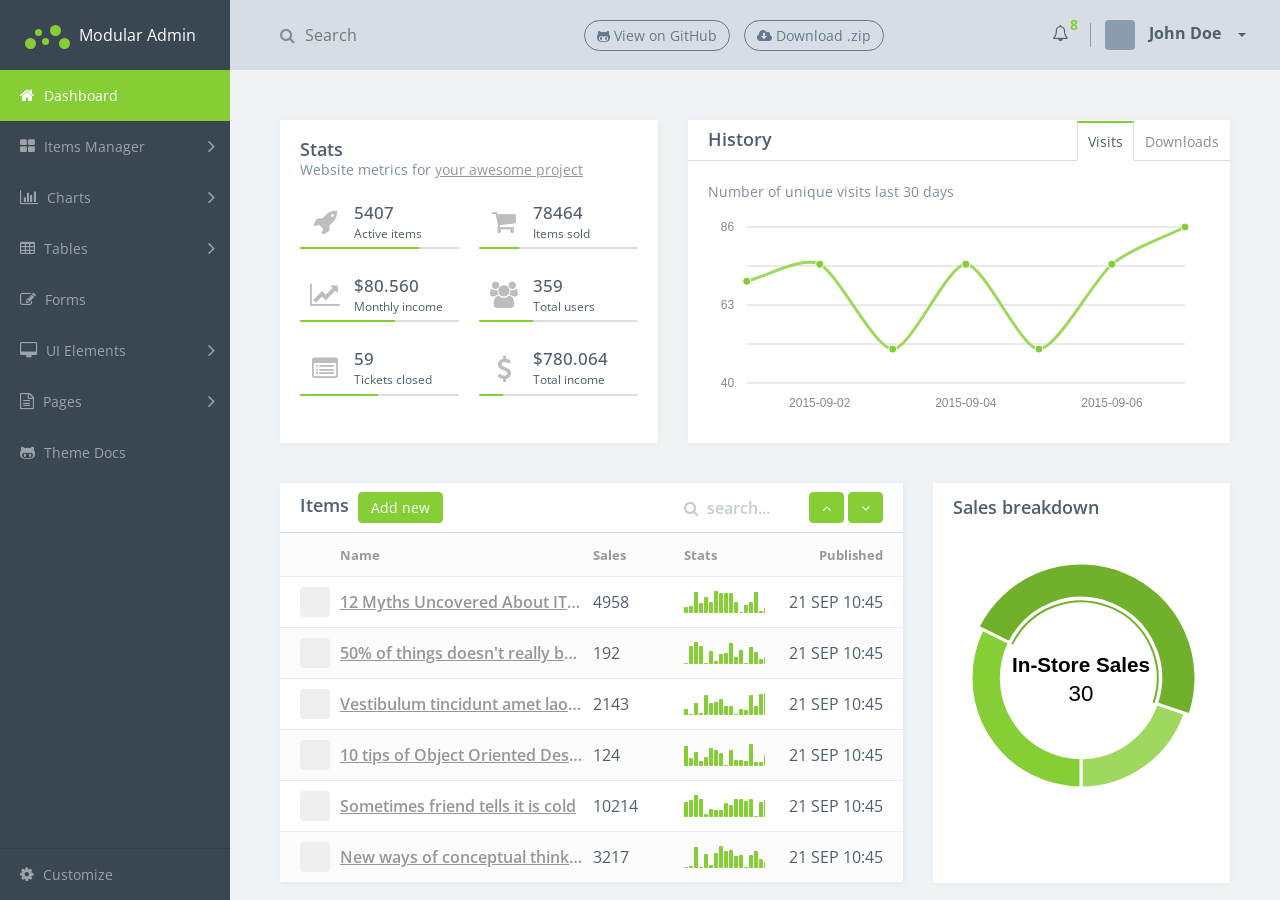
<file: index.html>
<!doctype html>
<html class="no-js" lang="en">

    <head>
        <meta charset="utf-8">
        <meta http-equiv="x-ua-compatible" content="ie=edge">
        <title> ModularAdmin - Free Dashboard Theme | HTML Version </title>
        <meta name="description" content="">
        <meta name="viewport" content="width=device-width, initial-scale=1">
        <link rel="apple-touch-icon" href="apple-touch-icon.png">
        <!-- Place favicon.ico in the root directory -->
        <link rel="stylesheet" href="css/vendor.css">
		<link rel="stylesheet" id="theme-style" href="css/app.css">
		<link rel="stylesheet" id="theme-style" href="css/app-green.css">
      
    </head>

    <body>
        <div class="main-wrapper">
            <div class="app" id="app">
                <header class="header">
                    <div class="header-block header-block-collapse hidden-lg-up"> <button class="collapse-btn" id="sidebar-collapse-btn">
    			<i class="fa fa-bars"></i>
    		</button> </div>
                    <div class="header-block header-block-search hidden-sm-down">
                        <form role="search">
                            <div class="input-container"> <i class="fa fa-search"></i> <input type="search" placeholder="Search">
                                <div class="underline"></div>
                            </div>
                        </form>
                    </div>
                    <div class="header-block header-block-buttons">
                        <a href="https://github.com/modularcode/modular-admin-html" class="btn btn-oval btn-sm rounded-s header-btn"> <i class="fa fa-github-alt"></i> View on GitHub </a>
                        <a href="https://github.com/modularcode/modular-admin-html/releases/download/v1.0.1/modular-admin-html-1.0.1.zip" class="btn btn-oval btn-sm rounded-s header-btn"> <i class="fa fa-cloud-download"></i> Download .zip </a>
                    </div>
                    <div class="header-block header-block-nav">
                        <ul class="nav-profile">
                            <li class="notifications new">
                                <a href="" data-toggle="dropdown"> <i class="fa fa-bell-o"></i> <sup>
    			      <span class="counter">8</span>
    			    </sup> </a>
                                <div class="dropdown-menu notifications-dropdown-menu">
                                    <ul class="notifications-container">
                                        <li>
                                            <a href="" class="notification-item">
                                                <div class="img-col">
                                                    <div class="img" style="background-image: url('assets/faces/3.jpg')"></div>
                                                </div>
                                                <div class="body-col">
                                                    <p> <span class="accent">Zack Alien</span> pushed new commit: <span class="accent">Fix page load performance issue</span>. </p>
                                                </div>
                                            </a>
                                        </li>
                                        <li>
                                            <a href="" class="notification-item">
                                                <div class="img-col">
                                                    <div class="img" style="background-image: url('assets/faces/5.jpg')"></div>
                                                </div>
                                                <div class="body-col">
                                                    <p> <span class="accent">Amaya Hatsumi</span> started new task: <span class="accent">Dashboard UI design.</span>. </p>
                                                </div>
                                            </a>
                                        </li>
                                        <li>
                                            <a href="" class="notification-item">
                                                <div class="img-col">
                                                    <div class="img" style="background-image: url('assets/faces/8.jpg')"></div>
                                                </div>
                                                <div class="body-col">
                                                    <p> <span class="accent">Andy Nouman</span> deployed new version of <span class="accent">NodeJS REST Api V3</span> </p>
                                                </div>
                                            </a>
                                        </li>
                                    </ul>
                                    <footer>
                                        <ul>
                                            <li> <a href="">
    			            View All
    			          </a> </li>
                                        </ul>
                                    </footer>
                                </div>
                            </li>
                            <li class="profile dropdown">
                                <a class="nav-link dropdown-toggle" data-toggle="dropdown" href="#" role="button" aria-haspopup="true" aria-expanded="false">
                                    <div class="img" style="background-image: url('https://avatars3.githubusercontent.com/u/3959008?v=3&s=40')"> </div> <span class="name">
    			      John Doe
    			    </span> </a>
                                <div class="dropdown-menu profile-dropdown-menu" aria-labelledby="dropdownMenu1">
                                    <a class="dropdown-item" href="#"> <i class="fa fa-user icon"></i> Profile </a>
                                    <a class="dropdown-item" href="#"> <i class="fa fa-bell icon"></i> Notifications </a>
                                    <a class="dropdown-item" href="#"> <i class="fa fa-gear icon"></i> Settings </a>
                                    <div class="dropdown-divider"></div>
                                    <a class="dropdown-item" href="login.html"> <i class="fa fa-power-off icon"></i> Logout </a>
                                </div>
                            </li>
                        </ul>
                    </div>
                </header>
                <aside class="sidebar">
                    <div class="sidebar-container">
                        <div class="sidebar-header">
                            <div class="brand">
                                <div class="logo"> <span class="l l1"></span> <span class="l l2"></span> <span class="l l3"></span> <span class="l l4"></span> <span class="l l5"></span> </div> Modular Admin </div>
                        </div>
                        <nav class="menu">
                            <ul class="nav metismenu" id="sidebar-menu">
                                <li class="active">
                                    <a href="index.html"> <i class="fa fa-home"></i> Dashboard </a>
                                </li>
                                <li>
                                    <a href=""> <i class="fa fa-th-large"></i> Items Manager <i class="fa arrow"></i> </a>
                                    <ul>
                                        <li> <a href="items-list.html">
    								Items List
    							</a> </li>
                                        <li> <a href="item-editor.html">
    								Item Editor
    							</a> </li>
                                    </ul>
                                </li>
                                <li>
                                    <a href=""> <i class="fa fa-bar-chart"></i> Charts <i class="fa arrow"></i> </a>
                                    <ul>
                                        <li> <a href="charts-flot.html">
    								Flot Charts
    							</a> </li>
                                        <li> <a href="charts-morris.html">
    								Morris Charts
    							</a> </li>
                                    </ul>
                                </li>
                                <li>
                                    <a href=""> <i class="fa fa-table"></i> Tables <i class="fa arrow"></i> </a>
                                    <ul>
                                        <li> <a href="static-tables.html">
    								Static Tables
    							</a> </li>
                                        <li> <a href="responsive-tables.html">
    								Responsive Tables
    							</a> </li>
                                    </ul>
                                </li>
                                <li>
                                    <a href="forms.html"> <i class="fa fa-pencil-square-o"></i> Forms </a>
                                </li>
                                <li>
                                    <a href=""> <i class="fa fa-desktop"></i> UI Elements <i class="fa arrow"></i> </a>
                                    <ul>
                                        <li> <a href="buttons.html">
    								Buttons
    							</a> </li>
                                        <li> <a href="cards.html">
    								Cards
    							</a> </li>
                                        <li> <a href="typography.html">
    								Typography
    							</a> </li>
                                        <li> <a href="icons.html">
    								Icons
    							</a> </li>
                                        <li> <a href="grid.html">
    								Grid
    							</a> </li>
                                    </ul>
                                </li>
                                <li>
                                    <a href=""> <i class="fa fa-file-text-o"></i> Pages <i class="fa arrow"></i> </a>
                                    <ul>
                                        <li> <a href="login.html">
    								Login
    							</a> </li>
                                        <li> <a href="signup.html">
    								Sign Up
    							</a> </li>
                                        <li> <a href="reset.html">
    								Reset
    							</a> </li>
                                        <li> <a href="error-404.html">
    								Error 404 App
    							</a> </li>
                                        <li> <a href="error-404-alt.html">
    								Error 404 Global
    							</a> </li>
                                        <li> <a href="error-500.html">
    								Error 500 App
    							</a> </li>
                                        <li> <a href="error-500-alt.html">
    								Error 500 Global
    							</a> </li>
                                    </ul>
                                </li>
                                <li>
                                    <a href="https://github.com/modularcode/modular-admin-html"> <i class="fa fa-github-alt"></i> Theme Docs </a>
                                </li>
                            </ul>
                        </nav>
                    </div>
                    <footer class="sidebar-footer">
                        <ul class="nav metismenu" id="customize-menu">
                            <li>
                                <ul>
                                    <li class="customize">
                                        <div class="customize-item">
                                            <div class="row customize-header">
                                                <div class="col-xs-4"> </div>
                                                <div class="col-xs-4"> <label class="title">fixed</label> </div>
                                                <div class="col-xs-4"> <label class="title">static</label> </div>
                                            </div>
                                            <div class="row hidden-md-down">
                                                <div class="col-xs-4"> <label class="title">Sidebar:</label> </div>
                                                <div class="col-xs-4"> <label>
    				                        <input class="radio" type="radio" name="sidebarPosition" value="sidebar-fixed" >
    				                        <span></span>
    				                    </label> </div>
                                                <div class="col-xs-4"> <label>
    				                        <input class="radio" type="radio" name="sidebarPosition" value="">
    				                        <span></span>
    				                    </label> </div>
                                            </div>
                                            <div class="row">
                                                <div class="col-xs-4"> <label class="title">Header:</label> </div>
                                                <div class="col-xs-4"> <label>
    				                        <input class="radio" type="radio" name="headerPosition" value="header-fixed">
    				                        <span></span>
    				                    </label> </div>
                                                <div class="col-xs-4"> <label>
    				                        <input class="radio" type="radio" name="headerPosition" value="">
    				                        <span></span>
    				                    </label> </div>
                                            </div>
                                            <div class="row">
                                                <div class="col-xs-4"> <label class="title">Footer:</label> </div>
                                                <div class="col-xs-4"> <label>
    				                        <input class="radio" type="radio" name="footerPosition" value="footer-fixed">
    				                        <span></span>
    				                    </label> </div>
                                                <div class="col-xs-4"> <label>
    				                        <input class="radio" type="radio" name="footerPosition" value="">
    				                        <span></span>
    				                    </label> </div>
                                            </div>
                                        </div>
                                        <div class="customize-item">
                                            <ul class="customize-colors">
                                                <li> <span class="color-item color-red" data-theme="red"></span> </li>
                                                <li> <span class="color-item color-orange" data-theme="orange"></span> </li>
                                                <li> <span class="color-item color-green" data-theme="green"></span> </li>
                                                <li> <span class="color-item color-seagreen" data-theme="seagreen"></span> </li>
                                                <li> <span class="color-item color-blue active" data-theme=""></span> </li>
                                                <li> <span class="color-item color-purple" data-theme="purple"></span> </li>
                                            </ul>
                                        </div>
                                    </li>
                                </ul>
                                <a href=""> <i class="fa fa-cog"></i> Customize </a>
                            </li>
                        </ul>
                    </footer>
                </aside>
                <div class="sidebar-overlay" id="sidebar-overlay"></div>
                <article class="content dashboard-page">
                    <section class="section">
                        <div class="row sameheight-container">
                            <div class="col col-xs-12 col-sm-12 col-md-6 col-xl-5 stats-col">
                                <div class="card sameheight-item stats" data-exclude="xs">
                                    <div class="card-block">
                                        <div class="title-block">
                                            <h4 class="title">
            				Stats
            			</h4>
                                            <p class="title-description"> Website metrics for <a href="http://modularteam.github.io/modularity-free-admin-dashboard-theme-html/">
            					your awesome project
            				</a> </p>
                                        </div>
                                        <div class="row row-sm stats-container">
                                            <div class="col-xs-12 col-sm-6 stat-col">
                                                <div class="stat-icon"> <i class="fa fa-rocket"></i> </div>
                                                <div class="stat">
                                                    <div class="value"> 5407 </div>
                                                    <div class="name"> Active items </div>
                                                </div> <progress class="progress stat-progress" value="75" max="100">
            					<div class="progress">
            						<span class="progress-bar" style="width: 75%;"></span>
            					</div>
            				</progress> </div>
                                            <div class="col-xs-12 col-sm-6 stat-col">
                                                <div class="stat-icon"> <i class="fa fa-shopping-cart"></i> </div>
                                                <div class="stat">
                                                    <div class="value"> 78464 </div>
                                                    <div class="name"> Items sold </div>
                                                </div> <progress class="progress stat-progress" value="25" max="100">
            					<div class="progress">
            						<span class="progress-bar" style="width: 25%;"></span>
            					</div>
            				</progress> </div>
                                            <div class="col-xs-12 col-sm-6  stat-col">
                                                <div class="stat-icon"> <i class="fa fa-line-chart"></i> </div>
                                                <div class="stat">
                                                    <div class="value"> $80.560 </div>
                                                    <div class="name"> Monthly income </div>
                                                </div> <progress class="progress stat-progress" value="60" max="100">
            					<div class="progress">
            						<span class="progress-bar" style="width: 60%;"></span>
            					</div>
            				</progress> </div>
                                            <div class="col-xs-12 col-sm-6  stat-col">
                                                <div class="stat-icon"> <i class="fa fa-users"></i> </div>
                                                <div class="stat">
                                                    <div class="value"> 359 </div>
                                                    <div class="name"> Total users </div>
                                                </div> <progress class="progress stat-progress" value="34" max="100">
            					<div class="progress">
            						<span class="progress-bar" style="width: 34%;"></span>
            					</div>
            				</progress> </div>
                                            <div class="col-xs-12 col-sm-6  stat-col">
                                                <div class="stat-icon"> <i class="fa fa-list-alt"></i> </div>
                                                <div class="stat">
                                                    <div class="value"> 59 </div>
                                                    <div class="name"> Tickets closed </div>
                                                </div> <progress class="progress stat-progress" value="49" max="100">
            					<div class="progress">
            						<span class="progress-bar" style="width: 49%;"></span>
            					</div>
            				</progress> </div>
                                            <div class="col-xs-12 col-sm-6 stat-col">
                                                <div class="stat-icon"> <i class="fa fa-dollar"></i> </div>
                                                <div class="stat">
                                                    <div class="value"> $780.064 </div>
                                                    <div class="name"> Total income </div>
                                                </div> <progress class="progress stat-progress" value="15" max="100">
            					<div class="progress">
            						<span class="progress-bar" style="width: 15%;"></span>
            					</div>
            				</progress> </div>
                                        </div>
                                    </div>
                                </div>
                            </div>
                            <div class="col col-xs-12 col-sm-12 col-md-6 col-xl-7 history-col">
                                <div class="card sameheight-item" data-exclude="xs">
                                    <div class="card-header card-header-sm bordered">
                                        <div class="header-block">
                                            <h3 class="title">History</h3> </div>
                                        <ul class="nav nav-tabs pull-right" role="tablist">
                                            <li class="nav-item"> <a class="nav-link active" href="#visits" role="tab" data-toggle="tab">Visits</a> </li>
                                            <li class="nav-item"> <a class="nav-link" href="#downloads" role="tab" data-toggle="tab">Downloads</a> </li>
                                        </ul>
                                    </div>
                                    <div class="card-block">
                                        <div class="tab-content">
                                            <div role="tabpanel" class="tab-pane active fade in" id="visits">
                                                <p class="title-description"> Number of unique visits last 30 days </p>
                                                <div id="dashboard-visits-chart"></div>
                                            </div>
                                            <div role="tabpanel" class="tab-pane fade" id="downloads">
                                                <p class="title-description"> Number of downloads last 30 days </p>
                                                <div id="dashboard-downloads-chart"></div>
                                            </div>
                                        </div>
                                    </div>
                                </div>
                            </div>
                        </div>
                    </section>
                    <section class="section">
                        <div class="row sameheight-container">
                            <div class="col-xl-8">
                                <div class="card sameheight-item items" data-exclude="xs,sm,lg">
                                    <div class="card-header bordered">
                                        <div class="header-block">
                                            <h3 class="title">
            				Items
            			</h3> <a href="item-editor.html" class="btn btn-primary btn-sm rounded">
            				Add new
            			</a> </div>
                                        <div class="header-block pull-right"> <label class="search">
            				<input class="search-input" placeholder="search...">
            				<i class="fa fa-search search-icon"></i>
            			</label>
                                            <div class="pagination">
                                                <a href="" class="btn btn-primary btn-sm rounded"> <i class="fa fa-angle-up"></i> </a>
                                                <a href="" class="btn btn-primary btn-sm rounded"> <i class="fa fa-angle-down"></i> </a>
                                            </div>
                                        </div>
                                    </div>
                                    <ul class="item-list striped">
                                        <li class="item item-list-header hidden-sm-down">
                                            <div class="item-row">
                                                <div class="item-col item-col-header fixed item-col-img xs"></div>
                                                <div class="item-col item-col-header item-col-title">
                                                    <div> <span>Name</span> </div>
                                                </div>
                                                <div class="item-col item-col-header item-col-sales">
                                                    <div> <span>Sales</span> </div>
                                                </div>
                                                <div class="item-col item-col-header item-col-stats">
                                                    <div class="no-overflow"> <span>Stats</span> </div>
                                                </div>
                                                <div class="item-col item-col-header item-col-date">
                                                    <div> <span>Published</span> </div>
                                                </div>
                                            </div>
                                        </li>
                                        <li class="item">
                                            <div class="item-row">
                                                <div class="item-col fixed item-col-img xs">
                                                    <a href="">
                                                        <div class="item-img xs rounded" style="background-image: url(https://s3.amazonaws.com/uifaces/faces/twitter/brad_frost/128.jpg)"></div>
                                                    </a>
                                                </div>
                                                <div class="item-col item-col-title no-overflow">
                                                    <div>
                                                        <a href="" class="">
                                                            <h4 class="item-title no-wrap">
            									12 Myths Uncovered About IT &amp; Software
            								</h4> </a>
                                                    </div>
                                                </div>
                                                <div class="item-col item-col-sales">
                                                    <div class="item-heading">Sales</div>
                                                    <div> 4958 </div>
                                                </div>
                                                <div class="item-col item-col-stats">
                                                    <div class="item-heading">Stats</div>
                                                    <div class="no-overflow">
                                                        <div class="item-stats sparkline" data-type="bar"></div>
                                                    </div>
                                                </div>
                                                <div class="item-col item-col-date">
                                                    <div class="item-heading">Published</div>
                                                    <div> 21 SEP 10:45 </div>
                                                </div>
                                            </div>
                                        </li>
                                        <li class="item">
                                            <div class="item-row">
                                                <div class="item-col fixed item-col-img xs">
                                                    <a href="">
                                                        <div class="item-img xs rounded" style="background-image: url(https://s3.amazonaws.com/uifaces/faces/twitter/_everaldo/128.jpg)"></div>
                                                    </a>
                                                </div>
                                                <div class="item-col item-col-title no-overflow">
                                                    <div>
                                                        <a href="" class="">
                                                            <h4 class="item-title no-wrap">
            									50% of things doesn&#x27;t really belongs to you
            								</h4> </a>
                                                    </div>
                                                </div>
                                                <div class="item-col item-col-sales">
                                                    <div class="item-heading">Sales</div>
                                                    <div> 192 </div>
                                                </div>
                                                <div class="item-col item-col-stats">
                                                    <div class="item-heading">Stats</div>
                                                    <div class="no-overflow">
                                                        <div class="item-stats sparkline" data-type="bar"></div>
                                                    </div>
                                                </div>
                                                <div class="item-col item-col-date">
                                                    <div class="item-heading">Published</div>
                                                    <div> 21 SEP 10:45 </div>
                                                </div>
                                            </div>
                                        </li>
                                        <li class="item">
                                            <div class="item-row">
                                                <div class="item-col fixed item-col-img xs">
                                                    <a href="">
                                                        <div class="item-img xs rounded" style="background-image: url(https://s3.amazonaws.com/uifaces/faces/twitter/eduardo_olv/128.jpg)"></div>
                                                    </a>
                                                </div>
                                                <div class="item-col item-col-title no-overflow">
                                                    <div>
                                                        <a href="" class="">
                                                            <h4 class="item-title no-wrap">
            									Vestibulum tincidunt amet laoreet mauris sit sem aliquam cras maecenas vel aliquam.
            								</h4> </a>
                                                    </div>
                                                </div>
                                                <div class="item-col item-col-sales">
                                                    <div class="item-heading">Sales</div>
                                                    <div> 2143 </div>
                                                </div>
                                                <div class="item-col item-col-stats">
                                                    <div class="item-heading">Stats</div>
                                                    <div class="no-overflow">
                                                        <div class="item-stats sparkline" data-type="bar"></div>
                                                    </div>
                                                </div>
                                                <div class="item-col item-col-date">
                                                    <div class="item-heading">Published</div>
                                                    <div> 21 SEP 10:45 </div>
                                                </div>
                                            </div>
                                        </li>
                                        <li class="item">
                                            <div class="item-row">
                                                <div class="item-col fixed item-col-img xs">
                                                    <a href="">
                                                        <div class="item-img xs rounded" style="background-image: url(https://s3.amazonaws.com/uifaces/faces/twitter/why_this/128.jpg)"></div>
                                                    </a>
                                                </div>
                                                <div class="item-col item-col-title no-overflow">
                                                    <div>
                                                        <a href="" class="">
                                                            <h4 class="item-title no-wrap">
            									10 tips of Object Oriented Design
            								</h4> </a>
                                                    </div>
                                                </div>
                                                <div class="item-col item-col-sales">
                                                    <div class="item-heading">Sales</div>
                                                    <div> 124 </div>
                                                </div>
                                                <div class="item-col item-col-stats">
                                                    <div class="item-heading">Stats</div>
                                                    <div class="no-overflow">
                                                        <div class="item-stats sparkline" data-type="bar"></div>
                                                    </div>
                                                </div>
                                                <div class="item-col item-col-date">
                                                    <div class="item-heading">Published</div>
                                                    <div> 21 SEP 10:45 </div>
                                                </div>
                                            </div>
                                        </li>
                                        <li class="item">
                                            <div class="item-row">
                                                <div class="item-col fixed item-col-img xs">
                                                    <a href="">
                                                        <div class="item-img xs rounded" style="background-image: url(https://s3.amazonaws.com/uifaces/faces/twitter/w7download/128.jpg)"></div>
                                                    </a>
                                                </div>
                                                <div class="item-col item-col-title no-overflow">
                                                    <div>
                                                        <a href="" class="">
                                                            <h4 class="item-title no-wrap">
            									Sometimes friend tells it is cold
            								</h4> </a>
                                                    </div>
                                                </div>
                                                <div class="item-col item-col-sales">
                                                    <div class="item-heading">Sales</div>
                                                    <div> 10214 </div>
                                                </div>
                                                <div class="item-col item-col-stats">
                                                    <div class="item-heading">Stats</div>
                                                    <div class="no-overflow">
                                                        <div class="item-stats sparkline" data-type="bar"></div>
                                                    </div>
                                                </div>
                                                <div class="item-col item-col-date">
                                                    <div class="item-heading">Published</div>
                                                    <div> 21 SEP 10:45 </div>
                                                </div>
                                            </div>
                                        </li>
                                        <li class="item">
                                            <div class="item-row">
                                                <div class="item-col fixed item-col-img xs">
                                                    <a href="">
                                                        <div class="item-img xs rounded" style="background-image: url(https://s3.amazonaws.com/uifaces/faces/twitter/pankogut/128.jpg)"></div>
                                                    </a>
                                                </div>
                                                <div class="item-col item-col-title no-overflow">
                                                    <div>
                                                        <a href="" class="">
                                                            <h4 class="item-title no-wrap">
            									New ways of conceptual thinking
            								</h4> </a>
                                                    </div>
                                                </div>
                                                <div class="item-col item-col-sales">
                                                    <div class="item-heading">Sales</div>
                                                    <div> 3217 </div>
                                                </div>
                                                <div class="item-col item-col-stats">
                                                    <div class="item-heading">Stats</div>
                                                    <div class="no-overflow">
                                                        <div class="item-stats sparkline" data-type="bar"></div>
                                                    </div>
                                                </div>
                                                <div class="item-col item-col-date">
                                                    <div class="item-heading">Published</div>
                                                    <div> 21 SEP 10:45 </div>
                                                </div>
                                            </div>
                                        </li>
                                    </ul>
                                </div>
                            </div>
                            <div class="col-xl-4">
                                <div class="card sameheight-item sales-breakdown" data-exclude="xs,sm,lg">
                                    <div class="card-header">
                                        <div class="header-block">
                                            <h3 class="title">
             				Sales breakdown
             			</h3> </div>
                                    </div>
                                    <div class="card-block">
                                        <div class="dashboard-sales-breakdown-chart" id="dashboard-sales-breakdown-chart"></div>
                                    </div>
                                </div>
                            </div>
                        </div>
                    </section>
                    <section class="section map-tasks">
                        <div class="row sameheight-container">
                            <div class="col-md-8">
                                <div class="card sameheight-item" data-exclude="xs,sm">
                                    <div class="card-header">
                                        <div class="header-block">
                                            <h3 class="title">
            	            Sales by countries
            	        </h3> </div>
                                    </div>
                                    <div class="card-block">
                                        <div id="dashboard-sales-map" style="width: 100%; height: 400px;"></div>
                                    </div>
                                </div>
                            </div>
                            <div class="col-md-4">
                                <div class="card tasks sameheight-item" data-exclude="xs,sm">
                                    <div class="card-header bordered">
                                        <div class="header-block">
                                            <h3 class="title">
                           Tasks
                        </h3> </div>
                                        <div class="header-block pull-right"> <a href="" class="btn btn-primary btn-sm rounded pull-right">
                            Add new
                        </a> </div>
                                    </div>
                                    <div class="card-block">
                                        <div class="tasks-block">
                                            <ul class="item-list">
                                                <li class="item">
                                                    <div class="item-row">
                                                        <div class="item-col item-col-title"> <label>
                                                <input class="checkbox" type="checkbox"
                                                checked="checked"> 
                                                <span>Meeting with embassador</span>
                                            </label> </div>
                                                        <div class="item-col fixed item-col-actions-dropdown">
                                                            <div class="item-actions-dropdown">
                                                                <a class="item-actions-toggle-btn"> <span class="inactive">
                                                        <i class="fa fa-cog"></i>
                                                    </span> <span class="active">
                                                    <i class="fa fa-chevron-circle-right"></i>
                                                    </span> </a>
                                                                <div class="item-actions-block">
                                                                    <ul class="item-actions-list">
                                                                        <li>
                                                                            <a class="remove" href="#" data-toggle="modal" data-target="#confirm-modal"> <i class="fa fa-trash-o "></i> </a>
                                                                        </li>
                                                                        <li>
                                                                            <a class="check" href="#"> <i class="fa fa-check"></i> </a>
                                                                        </li>
                                                                        <li>
                                                                            <a class="edit" href="item-editor.html"> <i class="fa fa-pencil"></i> </a>
                                                                        </li>
                                                                    </ul>
                                                                </div>
                                                            </div>
                                                        </div>
                                                    </div>
                                                </li>
                                                <li class="item">
                                                    <div class="item-row">
                                                        <div class="item-col item-col-title"> <label>
                                                <input class="checkbox" type="checkbox"
                                                checked="checked"> 
                                                <span>Confession</span>
                                            </label> </div>
                                                        <div class="item-col fixed item-col-actions-dropdown">
                                                            <div class="item-actions-dropdown">
                                                                <a class="item-actions-toggle-btn"> <span class="inactive">
                                                        <i class="fa fa-cog"></i>
                                                    </span> <span class="active">
                                                    <i class="fa fa-chevron-circle-right"></i>
                                                    </span> </a>
                                                                <div class="item-actions-block">
                                                                    <ul class="item-actions-list">
                                                                        <li>
                                                                            <a class="remove" href="#" data-toggle="modal" data-target="#confirm-modal"> <i class="fa fa-trash-o "></i> </a>
                                                                        </li>
                                                                        <li>
                                                                            <a class="check" href="#"> <i class="fa fa-check"></i> </a>
                                                                        </li>
                                                                        <li>
                                                                            <a class="edit" href="item-editor.html"> <i class="fa fa-pencil"></i> </a>
                                                                        </li>
                                                                    </ul>
                                                                </div>
                                                            </div>
                                                        </div>
                                                    </div>
                                                </li>
                                                <li class="item">
                                                    <div class="item-row">
                                                        <div class="item-col item-col-title"> <label>
                                                <input class="checkbox" type="checkbox"
                                                > 
                                                <span>Time to start building an ark</span>
                                            </label> </div>
                                                        <div class="item-col fixed item-col-actions-dropdown">
                                                            <div class="item-actions-dropdown">
                                                                <a class="item-actions-toggle-btn"> <span class="inactive">
                                                        <i class="fa fa-cog"></i>
                                                    </span> <span class="active">
                                                    <i class="fa fa-chevron-circle-right"></i>
                                                    </span> </a>
                                                                <div class="item-actions-block">
                                                                    <ul class="item-actions-list">
                                                                        <li>
                                                                            <a class="remove" href="#" data-toggle="modal" data-target="#confirm-modal"> <i class="fa fa-trash-o "></i> </a>
                                                                        </li>
                                                                        <li>
                                                                            <a class="check" href="#"> <i class="fa fa-check"></i> </a>
                                                                        </li>
                                                                        <li>
                                                                            <a class="edit" href="item-editor.html"> <i class="fa fa-pencil"></i> </a>
                                                                        </li>
                                                                    </ul>
                                                                </div>
                                                            </div>
                                                        </div>
                                                    </div>
                                                </li>
                                                <li class="item">
                                                    <div class="item-row">
                                                        <div class="item-col item-col-title"> <label>
                                                <input class="checkbox" type="checkbox"
                                                > 
                                                <span>Beer time with dudes</span>
                                            </label> </div>
                                                        <div class="item-col fixed item-col-actions-dropdown">
                                                            <div class="item-actions-dropdown">
                                                                <a class="item-actions-toggle-btn"> <span class="inactive">
                                                        <i class="fa fa-cog"></i>
                                                    </span> <span class="active">
                                                    <i class="fa fa-chevron-circle-right"></i>
                                                    </span> </a>
                                                                <div class="item-actions-block">
                                                                    <ul class="item-actions-list">
                                                                        <li>
                                                                            <a class="remove" href="#" data-toggle="modal" data-target="#confirm-modal"> <i class="fa fa-trash-o "></i> </a>
                                                                        </li>
                                                                        <li>
                                                                            <a class="check" href="#"> <i class="fa fa-check"></i> </a>
                                                                        </li>
                                                                        <li>
                                                                            <a class="edit" href="item-editor.html"> <i class="fa fa-pencil"></i> </a>
                                                                        </li>
                                                                    </ul>
                                                                </div>
                                                            </div>
                                                        </div>
                                                    </div>
                                                </li>
                                                <li class="item">
                                                    <div class="item-row">
                                                        <div class="item-col item-col-title"> <label>
                                                <input class="checkbox" type="checkbox"
                                                checked="checked"> 
                                                <span>Meeting new girls</span>
                                            </label> </div>
                                                        <div class="item-col fixed item-col-actions-dropdown">
                                                            <div class="item-actions-dropdown">
                                                                <a class="item-actions-toggle-btn"> <span class="inactive">
                                                        <i class="fa fa-cog"></i>
                                                    </span> <span class="active">
                                                    <i class="fa fa-chevron-circle-right"></i>
                                                    </span> </a>
                                                                <div class="item-actions-block">
                                                                    <ul class="item-actions-list">
                                                                        <li>
                                                                            <a class="remove" href="#" data-toggle="modal" data-target="#confirm-modal"> <i class="fa fa-trash-o "></i> </a>
                                                                        </li>
                                                                        <li>
                                                                            <a class="check" href="#"> <i class="fa fa-check"></i> </a>
                                                                        </li>
                                                                        <li>
                                                                            <a class="edit" href="item-editor.html"> <i class="fa fa-pencil"></i> </a>
                                                                        </li>
                                                                    </ul>
                                                                </div>
                                                            </div>
                                                        </div>
                                                    </div>
                                                </li>
                                                <li class="item">
                                                    <div class="item-row">
                                                        <div class="item-col item-col-title"> <label>
                                                <input class="checkbox" type="checkbox"
                                                > 
                                                <span>Remember damned home address</span>
                                            </label> </div>
                                                        <div class="item-col fixed item-col-actions-dropdown">
                                                            <div class="item-actions-dropdown">
                                                                <a class="item-actions-toggle-btn"> <span class="inactive">
                                                        <i class="fa fa-cog"></i>
                                                    </span> <span class="active">
                                                    <i class="fa fa-chevron-circle-right"></i>
                                                    </span> </a>
                                                                <div class="item-actions-block">
                                                                    <ul class="item-actions-list">
                                                                        <li>
                                                                            <a class="remove" href="#" data-toggle="modal" data-target="#confirm-modal"> <i class="fa fa-trash-o "></i> </a>
                                                                        </li>
                                                                        <li>
                                                                            <a class="check" href="#"> <i class="fa fa-check"></i> </a>
                                                                        </li>
                                                                        <li>
                                                                            <a class="edit" href="item-editor.html"> <i class="fa fa-pencil"></i> </a>
                                                                        </li>
                                                                    </ul>
                                                                </div>
                                                            </div>
                                                        </div>
                                                    </div>
                                                </li>
                                                <li class="item">
                                                    <div class="item-row">
                                                        <div class="item-col item-col-title"> <label>
                                                <input class="checkbox" type="checkbox"
                                                > 
                                                <span>Get home before you got sleep</span>
                                            </label> </div>
                                                        <div class="item-col fixed item-col-actions-dropdown">
                                                            <div class="item-actions-dropdown">
                                                                <a class="item-actions-toggle-btn"> <span class="inactive">
                                                        <i class="fa fa-cog"></i>
                                                    </span> <span class="active">
                                                    <i class="fa fa-chevron-circle-right"></i>
                                                    </span> </a>
                                                                <div class="item-actions-block">
                                                                    <ul class="item-actions-list">
                                                                        <li>
                                                                            <a class="remove" href="#" data-toggle="modal" data-target="#confirm-modal"> <i class="fa fa-trash-o "></i> </a>
                                                                        </li>
                                                                        <li>
                                                                            <a class="check" href="#"> <i class="fa fa-check"></i> </a>
                                                                        </li>
                                                                        <li>
                                                                            <a class="edit" href="item-editor.html"> <i class="fa fa-pencil"></i> </a>
                                                                        </li>
                                                                    </ul>
                                                                </div>
                                                            </div>
                                                        </div>
                                                    </div>
                                                </li>
                                                <li class="item">
                                                    <div class="item-row">
                                                        <div class="item-col item-col-title"> <label>
                                                <input class="checkbox" type="checkbox"
                                                checked="checked"> 
                                                <span>Meeting with embassador</span>
                                            </label> </div>
                                                        <div class="item-col fixed item-col-actions-dropdown">
                                                            <div class="item-actions-dropdown">
                                                                <a class="item-actions-toggle-btn"> <span class="inactive">
                                                        <i class="fa fa-cog"></i>
                                                    </span> <span class="active">
                                                    <i class="fa fa-chevron-circle-right"></i>
                                                    </span> </a>
                                                                <div class="item-actions-block">
                                                                    <ul class="item-actions-list">
                                                                        <li>
                                                                            <a class="remove" href="#" data-toggle="modal" data-target="#confirm-modal"> <i class="fa fa-trash-o "></i> </a>
                                                                        </li>
                                                                        <li>
                                                                            <a class="check" href="#"> <i class="fa fa-check"></i> </a>
                                                                        </li>
                                                                        <li>
                                                                            <a class="edit" href="item-editor.html"> <i class="fa fa-pencil"></i> </a>
                                                                        </li>
                                                                    </ul>
                                                                </div>
                                                            </div>
                                                        </div>
                                                    </div>
                                                </li>
                                                <li class="item">
                                                    <div class="item-row">
                                                        <div class="item-col item-col-title"> <label>
                                                <input class="checkbox" type="checkbox"
                                                checked="checked"> 
                                                <span>Confession</span>
                                            </label> </div>
                                                        <div class="item-col fixed item-col-actions-dropdown">
                                                            <div class="item-actions-dropdown">
                                                                <a class="item-actions-toggle-btn"> <span class="inactive">
                                                        <i class="fa fa-cog"></i>
                                                    </span> <span class="active">
                                                    <i class="fa fa-chevron-circle-right"></i>
                                                    </span> </a>
                                                                <div class="item-actions-block">
                                                                    <ul class="item-actions-list">
                                                                        <li>
                                                                            <a class="remove" href="#" data-toggle="modal" data-target="#confirm-modal"> <i class="fa fa-trash-o "></i> </a>
                                                                        </li>
                                                                        <li>
                                                                            <a class="check" href="#"> <i class="fa fa-check"></i> </a>
                                                                        </li>
                                                                        <li>
                                                                            <a class="edit" href="item-editor.html"> <i class="fa fa-pencil"></i> </a>
                                                                        </li>
                                                                    </ul>
                                                                </div>
                                                            </div>
                                                        </div>
                                                    </div>
                                                </li>
                                                <li class="item">
                                                    <div class="item-row">
                                                        <div class="item-col item-col-title"> <label>
                                                <input class="checkbox" type="checkbox"
                                                > 
                                                <span>Time to start building an ark</span>
                                            </label> </div>
                                                        <div class="item-col fixed item-col-actions-dropdown">
                                                            <div class="item-actions-dropdown">
                                                                <a class="item-actions-toggle-btn"> <span class="inactive">
                                                        <i class="fa fa-cog"></i>
                                                    </span> <span class="active">
                                                    <i class="fa fa-chevron-circle-right"></i>
                                                    </span> </a>
                                                                <div class="item-actions-block">
                                                                    <ul class="item-actions-list">
                                                                        <li>
                                                                            <a class="remove" href="#" data-toggle="modal" data-target="#confirm-modal"> <i class="fa fa-trash-o "></i> </a>
                                                                        </li>
                                                                        <li>
                                                                            <a class="check" href="#"> <i class="fa fa-check"></i> </a>
                                                                        </li>
                                                                        <li>
                                                                            <a class="edit" href="item-editor.html"> <i class="fa fa-pencil"></i> </a>
                                                                        </li>
                                                                    </ul>
                                                                </div>
                                                            </div>
                                                        </div>
                                                    </div>
                                                </li>
                                                <li class="item">
                                                    <div class="item-row">
                                                        <div class="item-col item-col-title"> <label>
                                                <input class="checkbox" type="checkbox"
                                                > 
                                                <span>Beer time with dudes</span>
                                            </label> </div>
                                                        <div class="item-col fixed item-col-actions-dropdown">
                                                            <div class="item-actions-dropdown">
                                                                <a class="item-actions-toggle-btn"> <span class="inactive">
                                                        <i class="fa fa-cog"></i>
                                                    </span> <span class="active">
                                                    <i class="fa fa-chevron-circle-right"></i>
                                                    </span> </a>
                                                                <div class="item-actions-block">
                                                                    <ul class="item-actions-list">
                                                                        <li>
                                                                            <a class="remove" href="#" data-toggle="modal" data-target="#confirm-modal"> <i class="fa fa-trash-o "></i> </a>
                                                                        </li>
                                                                        <li>
                                                                            <a class="check" href="#"> <i class="fa fa-check"></i> </a>
                                                                        </li>
                                                                        <li>
                                                                            <a class="edit" href="item-editor.html"> <i class="fa fa-pencil"></i> </a>
                                                                        </li>
                                                                    </ul>
                                                                </div>
                                                            </div>
                                                        </div>
                                                    </div>
                                                </li>
                                                <li class="item">
                                                    <div class="item-row">
                                                        <div class="item-col item-col-title"> <label>
                                                <input class="checkbox" type="checkbox"
                                                checked="checked"> 
                                                <span>Meeting new girls</span>
                                            </label> </div>
                                                        <div class="item-col fixed item-col-actions-dropdown">
                                                            <div class="item-actions-dropdown">
                                                                <a class="item-actions-toggle-btn"> <span class="inactive">
                                                        <i class="fa fa-cog"></i>
                                                    </span> <span class="active">
                                                    <i class="fa fa-chevron-circle-right"></i>
                                                    </span> </a>
                                                                <div class="item-actions-block">
                                                                    <ul class="item-actions-list">
                                                                        <li>
                                                                            <a class="remove" href="#" data-toggle="modal" data-target="#confirm-modal"> <i class="fa fa-trash-o "></i> </a>
                                                                        </li>
                                                                        <li>
                                                                            <a class="check" href="#"> <i class="fa fa-check"></i> </a>
                                                                        </li>
                                                                        <li>
                                                                            <a class="edit" href="item-editor.html"> <i class="fa fa-pencil"></i> </a>
                                                                        </li>
                                                                    </ul>
                                                                </div>
                                                            </div>
                                                        </div>
                                                    </div>
                                                </li>
                                                <li class="item">
                                                    <div class="item-row">
                                                        <div class="item-col item-col-title"> <label>
                                                <input class="checkbox" type="checkbox"
                                                > 
                                                <span>Remember damned home address</span>
                                            </label> </div>
                                                        <div class="item-col fixed item-col-actions-dropdown">
                                                            <div class="item-actions-dropdown">
                                                                <a class="item-actions-toggle-btn"> <span class="inactive">
                                                        <i class="fa fa-cog"></i>
                                                    </span> <span class="active">
                                                    <i class="fa fa-chevron-circle-right"></i>
                                                    </span> </a>
                                                                <div class="item-actions-block">
                                                                    <ul class="item-actions-list">
                                                                        <li>
                                                                            <a class="remove" href="#" data-toggle="modal" data-target="#confirm-modal"> <i class="fa fa-trash-o "></i> </a>
                                                                        </li>
                                                                        <li>
                                                                            <a class="check" href="#"> <i class="fa fa-check"></i> </a>
                                                                        </li>
                                                                        <li>
                                                                            <a class="edit" href="item-editor.html"> <i class="fa fa-pencil"></i> </a>
                                                                        </li>
                                                                    </ul>
                                                                </div>
                                                            </div>
                                                        </div>
                                                    </div>
                                                </li>
                                            </ul>
                                        </div>
                                    </div>
                                </div>
                            </div>
                        </div>
                    </section>
                </article>
                <footer class="footer">
                    <div class="footer-block buttons"> <iframe class="footer-github-btn" src="https://ghbtns.com/github-btn.html?user=modularcode&repo=modular-admin-html&type=star&count=true" frameborder="0" scrolling="0" width="140px" height="20px"></iframe> </div>
                    <div class="footer-block author">
                        <ul>
                            <li> created by <a href="https://github.com/modularcode">ModularCode</a> </li>
                            <li> <a href="https://github.com/modularcode/modular-admin-html#get-in-touch">get in touch</a> </li>
                        </ul>
                    </div>
                </footer>
                <div class="modal fade" id="modal-media">
                    <div class="modal-dialog modal-lg">
                        <div class="modal-content">
                            <div class="modal-header"> <button type="button" class="close" data-dismiss="modal" aria-label="Close">
    					<span aria-hidden="true">&times;</span>
    					<span class="sr-only">Close</span>
    				</button>
                                <h4 class="modal-title">Media Library</h4> </div>
                            <div class="modal-body modal-tab-container">
                                <ul class="nav nav-tabs modal-tabs" role="tablist">
                                    <li class="nav-item"> <a class="nav-link" href="#gallery" data-toggle="tab" role="tab">Gallery</a> </li>
                                    <li class="nav-item"> <a class="nav-link active" href="#upload" data-toggle="tab" role="tab">Upload</a> </li>
                                </ul>
                                <div class="tab-content modal-tab-content">
                                    <div class="tab-pane fade" id="gallery" role="tabpanel">
                                        <div class="images-container">
                                            <div class="row"> </div>
                                        </div>
                                    </div>
                                    <div class="tab-pane fade active in" id="upload" role="tabpanel">
                                        <div class="upload-container">
                                            <div id="dropzone">
                                                <form action="/" method="POST" enctype="multipart/form-data" class="dropzone needsclick dz-clickable" id="demo-upload">
                                                    <div class="dz-message-block">
                                                        <div class="dz-message needsclick"> Drop files here or click to upload. </div>
                                                    </div>
                                                </form>
                                            </div>
                                        </div>
                                    </div>
                                </div>
                            </div>
                            <div class="modal-footer"> <button type="button" class="btn btn-secondary" data-dismiss="modal">Close</button> <button type="button" class="btn btn-primary">Insert Selected</button> </div>
                        </div>
                        <!-- /.modal-content -->
                    </div>
                    <!-- /.modal-dialog -->
                </div>
                <!-- /.modal -->
                <div class="modal fade" id="confirm-modal">
                    <div class="modal-dialog" role="document">
                        <div class="modal-content">
                            <div class="modal-header"> <button type="button" class="close" data-dismiss="modal" aria-label="Close">
    					<span aria-hidden="true">&times;</span>
    				</button>
                                <h4 class="modal-title"><i class="fa fa-warning"></i> Alert</h4> </div>
                            <div class="modal-body">
                                <p>Are you sure want to do this?</p>
                            </div>
                            <div class="modal-footer"> <button type="button" class="btn btn-primary" data-dismiss="modal">Yes</button> <button type="button" class="btn btn-secondary" data-dismiss="modal">No</button> </div>
                        </div>
                        <!-- /.modal-content -->
                    </div>
                    <!-- /.modal-dialog -->
                </div>
                <!-- /.modal -->
            </div>
        </div>
        <!-- Reference block for JS -->
        <div class="ref" id="ref">
            <div class="color-primary"></div>
            <div class="chart">
                <div class="color-primary"></div>
                <div class="color-secondary"></div>
            </div>
        </div>
        <script src="js/vendor.js"></script>
        <script src="js/app.js"></script>
    </body>

</html>
</file>
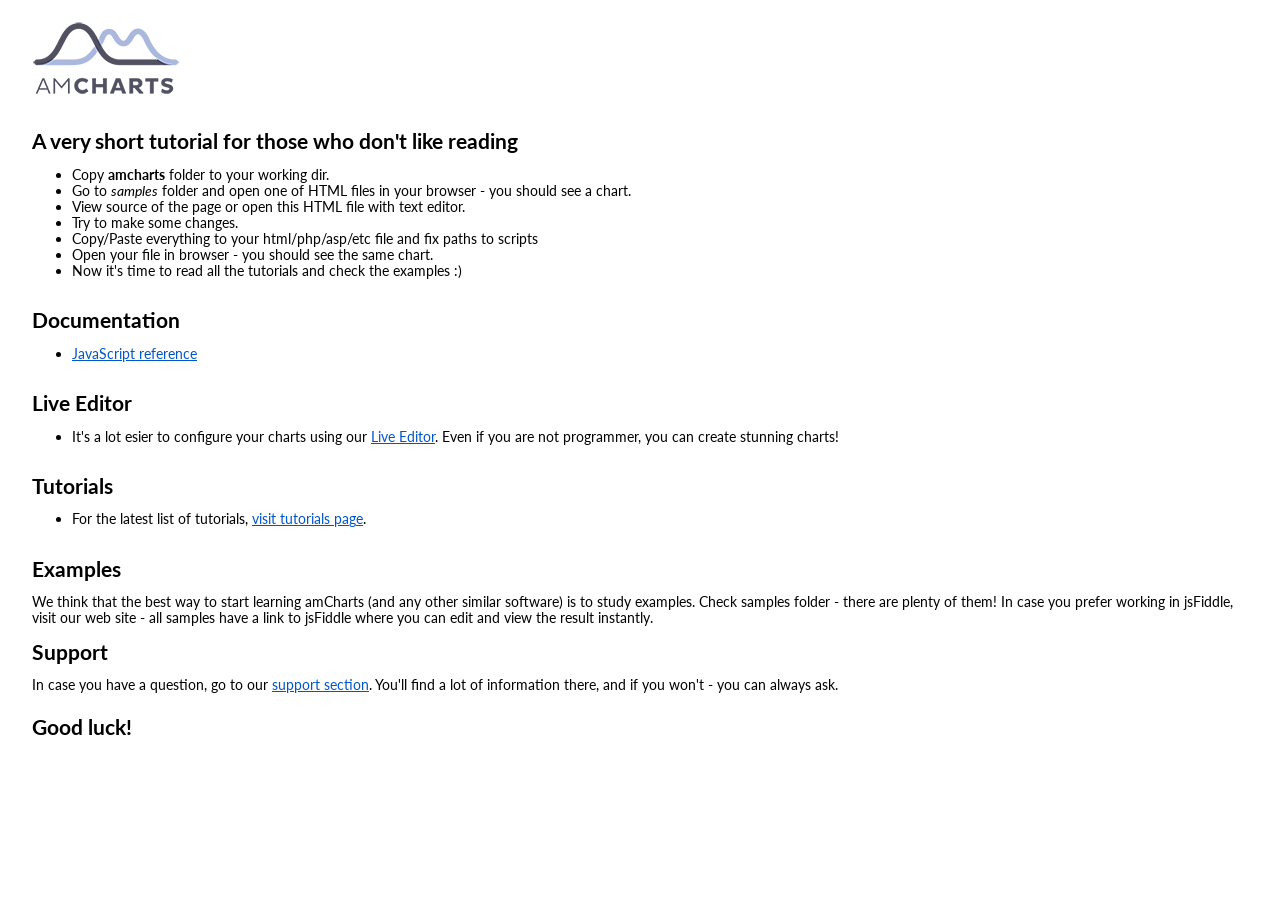
<file: assets/amcharts/index.html>
<!DOCTYPE html PUBLIC "-//W3C//DTD XHTML 1.0 Transitional//EN" "http://www.w3.org/TR/xhtml1/DTD/xhtml1-transitional.dtd">
<html xmlns="http://www.w3.org/1999/xhtml">
<head>
<title>Intro to JavaScript amCharts</title>
<meta http-equiv="Content-Type" content="text/html; charset=UTF-8">
<link href="images/style.css" rel="stylesheet" type="text/css">
</head>

<body bgcolor="#FFFFFF">
    <p><img src="images/logo.png" /></p>
    <hr>
    <h2>A very short tutorial for those who don't like reading</h2>
	<ul>
	    <li>Copy <b>amcharts</b> folder to your working dir.</li>
	    <li>Go to <i>samples</i> folder and open one of HTML files in your browser - you should see a chart.</li>
	    <li>View source of the page or open this HTML file with text editor.</li>
	    <li>Try to make some changes.</li>
	    <li>Copy/Paste everything to your html/php/asp/etc file and fix paths to scripts</li>
	    <li>Open your file in browser - you should see the same chart.</li>
	    <li>Now it's time to read all the tutorials and check the examples :)</li>
	</ul>
    <hr>
 	<h2>Documentation</h2>
	<ul>
		<li><a href="http://docs.amcharts.com/3/javascriptcharts/">JavaScript reference</a></li>
	</ul>
 	<hr>
 	<h2>Live Editor</h2>
	<ul>
		<li>It's a lot esier to configure your charts using our <a href="http://live.amcharts.com/">Live Editor</a>. Even if you are not programmer, you can create stunning charts!</li>
	</ul>
    <hr>
	<h2>Tutorials</h2>
	<ul>
		<li>For the latest list of tutorials, <a href="http://www.amcharts.com/tutorials/">visit tutorials page</a>.</li>
	</ul>
	<hr>
	<h2>Examples</h2>
	We think that the best way to start learning amCharts (and any other similar software) is to study examples. Check samples folder - there are plenty of them! In case you prefer working in jsFiddle, visit our web site - all samples have a link to jsFiddle where you can edit and view the result instantly.
    <h2>Support</h2>
	In case you have a question, go to our <a href="http://www.amcharts.com/support/">support section</a>. You'll find a lot of information there, and if you won't - you can always ask.
	<hr>
	<h2>Good luck!</h2>
	<hr>
</body>
</html>
</file>
<file: css/vendor.css>
@charset "UTF-8";

/*!
Animate.css - http://daneden.me/animate
Licensed under the MIT license - http://opensource.org/licenses/MIT

Copyright (c) 2015 Daniel Eden
*/

.animated {
  -webkit-animation-duration: 1s;
  animation-duration: 1s;
  -webkit-animation-fill-mode: both;
  animation-fill-mode: both;
}

.animated.infinite {
  -webkit-animation-iteration-count: infinite;
  animation-iteration-count: infinite;
}

.animated.hinge {
  -webkit-animation-duration: 2s;
  animation-duration: 2s;
}

.animated.bounceIn,
.animated.bounceOut {
  -webkit-animation-duration: .75s;
  animation-duration: .75s;
}

.animated.flipOutX,
.animated.flipOutY {
  -webkit-animation-duration: .75s;
  animation-duration: .75s;
}

@-webkit-keyframes bounce {
  from, 20%, 53%, 80%, 100% {
    -webkit-animation-timing-function: cubic-bezier(0.215, 0.610, 0.355, 1.000);
    animation-timing-function: cubic-bezier(0.215, 0.610, 0.355, 1.000);
    -webkit-transform: translate3d(0,0,0);
    transform: translate3d(0,0,0);
  }

  40%, 43% {
    -webkit-animation-timing-function: cubic-bezier(0.755, 0.050, 0.855, 0.060);
    animation-timing-function: cubic-bezier(0.755, 0.050, 0.855, 0.060);
    -webkit-transform: translate3d(0, -30px, 0);
    transform: translate3d(0, -30px, 0);
  }

  70% {
    -webkit-animation-timing-function: cubic-bezier(0.755, 0.050, 0.855, 0.060);
    animation-timing-function: cubic-bezier(0.755, 0.050, 0.855, 0.060);
    -webkit-transform: translate3d(0, -15px, 0);
    transform: translate3d(0, -15px, 0);
  }

  90% {
    -webkit-transform: translate3d(0,-4px,0);
    transform: translate3d(0,-4px,0);
  }
}

@keyframes bounce {
  from, 20%, 53%, 80%, 100% {
    -webkit-animation-timing-function: cubic-bezier(0.215, 0.610, 0.355, 1.000);
    animation-timing-function: cubic-bezier(0.215, 0.610, 0.355, 1.000);
    -webkit-transform: translate3d(0,0,0);
    transform: translate3d(0,0,0);
  }

  40%, 43% {
    -webkit-animation-timing-function: cubic-bezier(0.755, 0.050, 0.855, 0.060);
    animation-timing-function: cubic-bezier(0.755, 0.050, 0.855, 0.060);
    -webkit-transform: translate3d(0, -30px, 0);
    transform: translate3d(0, -30px, 0);
  }

  70% {
    -webkit-animation-timing-function: cubic-bezier(0.755, 0.050, 0.855, 0.060);
    animation-timing-function: cubic-bezier(0.755, 0.050, 0.855, 0.060);
    -webkit-transform: translate3d(0, -15px, 0);
    transform: translate3d(0, -15px, 0);
  }

  90% {
    -webkit-transform: translate3d(0,-4px,0);
    transform: translate3d(0,-4px,0);
  }
}

.bounce {
  -webkit-animation-name: bounce;
  animation-name: bounce;
  -webkit-transform-origin: center bottom;
  transform-origin: center bottom;
}

@-webkit-keyframes flash {
  from, 50%, 100% {
    opacity: 1;
  }

  25%, 75% {
    opacity: 0;
  }
}

@keyframes flash {
  from, 50%, 100% {
    opacity: 1;
  }

  25%, 75% {
    opacity: 0;
  }
}

.flash {
  -webkit-animation-name: flash;
  animation-name: flash;
}

/* originally authored by Nick Pettit - https://github.com/nickpettit/glide */

@-webkit-keyframes pulse {
  from {
    -webkit-transform: scale3d(1, 1, 1);
    transform: scale3d(1, 1, 1);
  }

  50% {
    -webkit-transform: scale3d(1.05, 1.05, 1.05);
    transform: scale3d(1.05, 1.05, 1.05);
  }

  100% {
    -webkit-transform: scale3d(1, 1, 1);
    transform: scale3d(1, 1, 1);
  }
}

@keyframes pulse {
  from {
    -webkit-transform: scale3d(1, 1, 1);
    transform: scale3d(1, 1, 1);
  }

  50% {
    -webkit-transform: scale3d(1.05, 1.05, 1.05);
    transform: scale3d(1.05, 1.05, 1.05);
  }

  100% {
    -webkit-transform: scale3d(1, 1, 1);
    transform: scale3d(1, 1, 1);
  }
}

.pulse {
  -webkit-animation-name: pulse;
  animation-name: pulse;
}

@-webkit-keyframes rubberBand {
  from {
    -webkit-transform: scale3d(1, 1, 1);
    transform: scale3d(1, 1, 1);
  }

  30% {
    -webkit-transform: scale3d(1.25, 0.75, 1);
    transform: scale3d(1.25, 0.75, 1);
  }

  40% {
    -webkit-transform: scale3d(0.75, 1.25, 1);
    transform: scale3d(0.75, 1.25, 1);
  }

  50% {
    -webkit-transform: scale3d(1.15, 0.85, 1);
    transform: scale3d(1.15, 0.85, 1);
  }

  65% {
    -webkit-transform: scale3d(.95, 1.05, 1);
    transform: scale3d(.95, 1.05, 1);
  }

  75% {
    -webkit-transform: scale3d(1.05, .95, 1);
    transform: scale3d(1.05, .95, 1);
  }

  100% {
    -webkit-transform: scale3d(1, 1, 1);
    transform: scale3d(1, 1, 1);
  }
}

@keyframes rubberBand {
  from {
    -webkit-transform: scale3d(1, 1, 1);
    transform: scale3d(1, 1, 1);
  }

  30% {
    -webkit-transform: scale3d(1.25, 0.75, 1);
    transform: scale3d(1.25, 0.75, 1);
  }

  40% {
    -webkit-transform: scale3d(0.75, 1.25, 1);
    transform: scale3d(0.75, 1.25, 1);
  }

  50% {
    -webkit-transform: scale3d(1.15, 0.85, 1);
    transform: scale3d(1.15, 0.85, 1);
  }

  65% {
    -webkit-transform: scale3d(.95, 1.05, 1);
    transform: scale3d(.95, 1.05, 1);
  }

  75% {
    -webkit-transform: scale3d(1.05, .95, 1);
    transform: scale3d(1.05, .95, 1);
  }

  100% {
    -webkit-transform: scale3d(1, 1, 1);
    transform: scale3d(1, 1, 1);
  }
}

.rubberBand {
  -webkit-animation-name: rubberBand;
  animation-name: rubberBand;
}

@-webkit-keyframes shake {
  from, 100% {
    -webkit-transform: translate3d(0, 0, 0);
    transform: translate3d(0, 0, 0);
  }

  10%, 30%, 50%, 70%, 90% {
    -webkit-transform: translate3d(-10px, 0, 0);
    transform: translate3d(-10px, 0, 0);
  }

  20%, 40%, 60%, 80% {
    -webkit-transform: translate3d(10px, 0, 0);
    transform: translate3d(10px, 0, 0);
  }
}

@keyframes shake {
  from, 100% {
    -webkit-transform: translate3d(0, 0, 0);
    transform: translate3d(0, 0, 0);
  }

  10%, 30%, 50%, 70%, 90% {
    -webkit-transform: translate3d(-10px, 0, 0);
    transform: translate3d(-10px, 0, 0);
  }

  20%, 40%, 60%, 80% {
    -webkit-transform: translate3d(10px, 0, 0);
    transform: translate3d(10px, 0, 0);
  }
}

.shake {
  -webkit-animation-name: shake;
  animation-name: shake;
}

@-webkit-keyframes swing {
  20% {
    -webkit-transform: rotate3d(0, 0, 1, 15deg);
    transform: rotate3d(0, 0, 1, 15deg);
  }

  40% {
    -webkit-transform: rotate3d(0, 0, 1, -10deg);
    transform: rotate3d(0, 0, 1, -10deg);
  }

  60% {
    -webkit-transform: rotate3d(0, 0, 1, 5deg);
    transform: rotate3d(0, 0, 1, 5deg);
  }

  80% {
    -webkit-transform: rotate3d(0, 0, 1, -5deg);
    transform: rotate3d(0, 0, 1, -5deg);
  }

  100% {
    -webkit-transform: rotate3d(0, 0, 1, 0deg);
    transform: rotate3d(0, 0, 1, 0deg);
  }
}

@keyframes swing {
  20% {
    -webkit-transform: rotate3d(0, 0, 1, 15deg);
    transform: rotate3d(0, 0, 1, 15deg);
  }

  40% {
    -webkit-transform: rotate3d(0, 0, 1, -10deg);
    transform: rotate3d(0, 0, 1, -10deg);
  }

  60% {
    -webkit-transform: rotate3d(0, 0, 1, 5deg);
    transform: rotate3d(0, 0, 1, 5deg);
  }

  80% {
    -webkit-transform: rotate3d(0, 0, 1, -5deg);
    transform: rotate3d(0, 0, 1, -5deg);
  }

  100% {
    -webkit-transform: rotate3d(0, 0, 1, 0deg);
    transform: rotate3d(0, 0, 1, 0deg);
  }
}

.swing {
  -webkit-transform-origin: top center;
  transform-origin: top center;
  -webkit-animation-name: swing;
  animation-name: swing;
}

@-webkit-keyframes tada {
  from {
    -webkit-transform: scale3d(1, 1, 1);
    transform: scale3d(1, 1, 1);
  }

  10%, 20% {
    -webkit-transform: scale3d(.9, .9, .9) rotate3d(0, 0, 1, -3deg);
    transform: scale3d(.9, .9, .9) rotate3d(0, 0, 1, -3deg);
  }

  30%, 50%, 70%, 90% {
    -webkit-transform: scale3d(1.1, 1.1, 1.1) rotate3d(0, 0, 1, 3deg);
    transform: scale3d(1.1, 1.1, 1.1) rotate3d(0, 0, 1, 3deg);
  }

  40%, 60%, 80% {
    -webkit-transform: scale3d(1.1, 1.1, 1.1) rotate3d(0, 0, 1, -3deg);
    transform: scale3d(1.1, 1.1, 1.1) rotate3d(0, 0, 1, -3deg);
  }

  100% {
    -webkit-transform: scale3d(1, 1, 1);
    transform: scale3d(1, 1, 1);
  }
}

@keyframes tada {
  from {
    -webkit-transform: scale3d(1, 1, 1);
    transform: scale3d(1, 1, 1);
  }

  10%, 20% {
    -webkit-transform: scale3d(.9, .9, .9) rotate3d(0, 0, 1, -3deg);
    transform: scale3d(.9, .9, .9) rotate3d(0, 0, 1, -3deg);
  }

  30%, 50%, 70%, 90% {
    -webkit-transform: scale3d(1.1, 1.1, 1.1) rotate3d(0, 0, 1, 3deg);
    transform: scale3d(1.1, 1.1, 1.1) rotate3d(0, 0, 1, 3deg);
  }

  40%, 60%, 80% {
    -webkit-transform: scale3d(1.1, 1.1, 1.1) rotate3d(0, 0, 1, -3deg);
    transform: scale3d(1.1, 1.1, 1.1) rotate3d(0, 0, 1, -3deg);
  }

  100% {
    -webkit-transform: scale3d(1, 1, 1);
    transform: scale3d(1, 1, 1);
  }
}

.tada {
  -webkit-animation-name: tada;
  animation-name: tada;
}

/* originally authored by Nick Pettit - https://github.com/nickpettit/glide */

@-webkit-keyframes wobble {
  from {
    -webkit-transform: none;
    transform: none;
  }

  15% {
    -webkit-transform: translate3d(-25%, 0, 0) rotate3d(0, 0, 1, -5deg);
    transform: translate3d(-25%, 0, 0) rotate3d(0, 0, 1, -5deg);
  }

  30% {
    -webkit-transform: translate3d(20%, 0, 0) rotate3d(0, 0, 1, 3deg);
    transform: translate3d(20%, 0, 0) rotate3d(0, 0, 1, 3deg);
  }

  45% {
    -webkit-transform: translate3d(-15%, 0, 0) rotate3d(0, 0, 1, -3deg);
    transform: translate3d(-15%, 0, 0) rotate3d(0, 0, 1, -3deg);
  }

  60% {
    -webkit-transform: translate3d(10%, 0, 0) rotate3d(0, 0, 1, 2deg);
    transform: translate3d(10%, 0, 0) rotate3d(0, 0, 1, 2deg);
  }

  75% {
    -webkit-transform: translate3d(-5%, 0, 0) rotate3d(0, 0, 1, -1deg);
    transform: translate3d(-5%, 0, 0) rotate3d(0, 0, 1, -1deg);
  }

  100% {
    -webkit-transform: none;
    transform: none;
  }
}

@keyframes wobble {
  from {
    -webkit-transform: none;
    transform: none;
  }

  15% {
    -webkit-transform: translate3d(-25%, 0, 0) rotate3d(0, 0, 1, -5deg);
    transform: translate3d(-25%, 0, 0) rotate3d(0, 0, 1, -5deg);
  }

  30% {
    -webkit-transform: translate3d(20%, 0, 0) rotate3d(0, 0, 1, 3deg);
    transform: translate3d(20%, 0, 0) rotate3d(0, 0, 1, 3deg);
  }

  45% {
    -webkit-transform: translate3d(-15%, 0, 0) rotate3d(0, 0, 1, -3deg);
    transform: translate3d(-15%, 0, 0) rotate3d(0, 0, 1, -3deg);
  }

  60% {
    -webkit-transform: translate3d(10%, 0, 0) rotate3d(0, 0, 1, 2deg);
    transform: translate3d(10%, 0, 0) rotate3d(0, 0, 1, 2deg);
  }

  75% {
    -webkit-transform: translate3d(-5%, 0, 0) rotate3d(0, 0, 1, -1deg);
    transform: translate3d(-5%, 0, 0) rotate3d(0, 0, 1, -1deg);
  }

  100% {
    -webkit-transform: none;
    transform: none;
  }
}

.wobble {
  -webkit-animation-name: wobble;
  animation-name: wobble;
}

@-webkit-keyframes jello {
  from, 11.1%, 100% {
    -webkit-transform: none;
    transform: none;
  }

  22.2% {
    -webkit-transform: skewX(-12.5deg) skewY(-12.5deg);
    transform: skewX(-12.5deg) skewY(-12.5deg);
  }

  33.3% {
    -webkit-transform: skewX(6.25deg) skewY(6.25deg);
    transform: skewX(6.25deg) skewY(6.25deg);
  }

  44.4% {
    -webkit-transform: skewX(-3.125deg) skewY(-3.125deg);
    transform: skewX(-3.125deg) skewY(-3.125deg);
  }

  55.5% {
    -webkit-transform: skewX(1.5625deg) skewY(1.5625deg);
    transform: skewX(1.5625deg) skewY(1.5625deg);
  }

  66.6% {
    -webkit-transform: skewX(-0.78125deg) skewY(-0.78125deg);
    transform: skewX(-0.78125deg) skewY(-0.78125deg);
  }

  77.7% {
    -webkit-transform: skewX(0.390625deg) skewY(0.390625deg);
    transform: skewX(0.390625deg) skewY(0.390625deg);
  }

  88.8% {
    -webkit-transform: skewX(-0.1953125deg) skewY(-0.1953125deg);
    transform: skewX(-0.1953125deg) skewY(-0.1953125deg);
  }
}

@keyframes jello {
  from, 11.1%, 100% {
    -webkit-transform: none;
    transform: none;
  }

  22.2% {
    -webkit-transform: skewX(-12.5deg) skewY(-12.5deg);
    transform: skewX(-12.5deg) skewY(-12.5deg);
  }

  33.3% {
    -webkit-transform: skewX(6.25deg) skewY(6.25deg);
    transform: skewX(6.25deg) skewY(6.25deg);
  }

  44.4% {
    -webkit-transform: skewX(-3.125deg) skewY(-3.125deg);
    transform: skewX(-3.125deg) skewY(-3.125deg);
  }

  55.5% {
    -webkit-transform: skewX(1.5625deg) skewY(1.5625deg);
    transform: skewX(1.5625deg) skewY(1.5625deg);
  }

  66.6% {
    -webkit-transform: skewX(-0.78125deg) skewY(-0.78125deg);
    transform: skewX(-0.78125deg) skewY(-0.78125deg);
  }

  77.7% {
    -webkit-transform: skewX(0.390625deg) skewY(0.390625deg);
    transform: skewX(0.390625deg) skewY(0.390625deg);
  }

  88.8% {
    -webkit-transform: skewX(-0.1953125deg) skewY(-0.1953125deg);
    transform: skewX(-0.1953125deg) skewY(-0.1953125deg);
  }
}

.jello {
  -webkit-animation-name: jello;
  animation-name: jello;
  -webkit-transform-origin: center;
  transform-origin: center;
}

@-webkit-keyframes bounceIn {
  from, 20%, 40%, 60%, 80%, 100% {
    -webkit-animation-timing-function: cubic-bezier(0.215, 0.610, 0.355, 1.000);
    animation-timing-function: cubic-bezier(0.215, 0.610, 0.355, 1.000);
  }

  0% {
    opacity: 0;
    -webkit-transform: scale3d(.3, .3, .3);
    transform: scale3d(.3, .3, .3);
  }

  20% {
    -webkit-transform: scale3d(1.1, 1.1, 1.1);
    transform: scale3d(1.1, 1.1, 1.1);
  }

  40% {
    -webkit-transform: scale3d(.9, .9, .9);
    transform: scale3d(.9, .9, .9);
  }

  60% {
    opacity: 1;
    -webkit-transform: scale3d(1.03, 1.03, 1.03);
    transform: scale3d(1.03, 1.03, 1.03);
  }

  80% {
    -webkit-transform: scale3d(.97, .97, .97);
    transform: scale3d(.97, .97, .97);
  }

  100% {
    opacity: 1;
    -webkit-transform: scale3d(1, 1, 1);
    transform: scale3d(1, 1, 1);
  }
}

@keyframes bounceIn {
  from, 20%, 40%, 60%, 80%, 100% {
    -webkit-animation-timing-function: cubic-bezier(0.215, 0.610, 0.355, 1.000);
    animation-timing-function: cubic-bezier(0.215, 0.610, 0.355, 1.000);
  }

  0% {
    opacity: 0;
    -webkit-transform: scale3d(.3, .3, .3);
    transform: scale3d(.3, .3, .3);
  }

  20% {
    -webkit-transform: scale3d(1.1, 1.1, 1.1);
    transform: scale3d(1.1, 1.1, 1.1);
  }

  40% {
    -webkit-transform: scale3d(.9, .9, .9);
    transform: scale3d(.9, .9, .9);
  }

  60% {
    opacity: 1;
    -webkit-transform: scale3d(1.03, 1.03, 1.03);
    transform: scale3d(1.03, 1.03, 1.03);
  }

  80% {
    -webkit-transform: scale3d(.97, .97, .97);
    transform: scale3d(.97, .97, .97);
  }

  100% {
    opacity: 1;
    -webkit-transform: scale3d(1, 1, 1);
    transform: scale3d(1, 1, 1);
  }
}

.bounceIn {
  -webkit-animation-name: bounceIn;
  animation-name: bounceIn;
}

@-webkit-keyframes bounceInDown {
  from, 60%, 75%, 90%, 100% {
    -webkit-animation-timing-function: cubic-bezier(0.215, 0.610, 0.355, 1.000);
    animation-timing-function: cubic-bezier(0.215, 0.610, 0.355, 1.000);
  }

  0% {
    opacity: 0;
    -webkit-transform: translate3d(0, -3000px, 0);
    transform: translate3d(0, -3000px, 0);
  }

  60% {
    opacity: 1;
    -webkit-transform: translate3d(0, 25px, 0);
    transform: translate3d(0, 25px, 0);
  }

  75% {
    -webkit-transform: translate3d(0, -10px, 0);
    transform: translate3d(0, -10px, 0);
  }

  90% {
    -webkit-transform: translate3d(0, 5px, 0);
    transform: translate3d(0, 5px, 0);
  }

  100% {
    -webkit-transform: none;
    transform: none;
  }
}

@keyframes bounceInDown {
  from, 60%, 75%, 90%, 100% {
    -webkit-animation-timing-function: cubic-bezier(0.215, 0.610, 0.355, 1.000);
    animation-timing-function: cubic-bezier(0.215, 0.610, 0.355, 1.000);
  }

  0% {
    opacity: 0;
    -webkit-transform: translate3d(0, -3000px, 0);
    transform: translate3d(0, -3000px, 0);
  }

  60% {
    opacity: 1;
    -webkit-transform: translate3d(0, 25px, 0);
    transform: translate3d(0, 25px, 0);
  }

  75% {
    -webkit-transform: translate3d(0, -10px, 0);
    transform: translate3d(0, -10px, 0);
  }

  90% {
    -webkit-transform: translate3d(0, 5px, 0);
    transform: translate3d(0, 5px, 0);
  }

  100% {
    -webkit-transform: none;
    transform: none;
  }
}

.bounceInDown {
  -webkit-animation-name: bounceInDown;
  animation-name: bounceInDown;
}

@-webkit-keyframes bounceInLeft {
  from, 60%, 75%, 90%, 100% {
    -webkit-animation-timing-function: cubic-bezier(0.215, 0.610, 0.355, 1.000);
    animation-timing-function: cubic-bezier(0.215, 0.610, 0.355, 1.000);
  }

  0% {
    opacity: 0;
    -webkit-transform: translate3d(-3000px, 0, 0);
    transform: translate3d(-3000px, 0, 0);
  }

  60% {
    opacity: 1;
    -webkit-transform: translate3d(25px, 0, 0);
    transform: translate3d(25px, 0, 0);
  }

  75% {
    -webkit-transform: translate3d(-10px, 0, 0);
    transform: translate3d(-10px, 0, 0);
  }

  90% {
    -webkit-transform: translate3d(5px, 0, 0);
    transform: translate3d(5px, 0, 0);
  }

  100% {
    -webkit-transform: none;
    transform: none;
  }
}

@keyframes bounceInLeft {
  from, 60%, 75%, 90%, 100% {
    -webkit-animation-timing-function: cubic-bezier(0.215, 0.610, 0.355, 1.000);
    animation-timing-function: cubic-bezier(0.215, 0.610, 0.355, 1.000);
  }

  0% {
    opacity: 0;
    -webkit-transform: translate3d(-3000px, 0, 0);
    transform: translate3d(-3000px, 0, 0);
  }

  60% {
    opacity: 1;
    -webkit-transform: translate3d(25px, 0, 0);
    transform: translate3d(25px, 0, 0);
  }

  75% {
    -webkit-transform: translate3d(-10px, 0, 0);
    transform: translate3d(-10px, 0, 0);
  }

  90% {
    -webkit-transform: translate3d(5px, 0, 0);
    transform: translate3d(5px, 0, 0);
  }

  100% {
    -webkit-transform: none;
    transform: none;
  }
}

.bounceInLeft {
  -webkit-animation-name: bounceInLeft;
  animation-name: bounceInLeft;
}

@-webkit-keyframes bounceInRight {
  from, 60%, 75%, 90%, 100% {
    -webkit-animation-timing-function: cubic-bezier(0.215, 0.610, 0.355, 1.000);
    animation-timing-function: cubic-bezier(0.215, 0.610, 0.355, 1.000);
  }

  from {
    opacity: 0;
    -webkit-transform: translate3d(3000px, 0, 0);
    transform: translate3d(3000px, 0, 0);
  }

  60% {
    opacity: 1;
    -webkit-transform: translate3d(-25px, 0, 0);
    transform: translate3d(-25px, 0, 0);
  }

  75% {
    -webkit-transform: translate3d(10px, 0, 0);
    transform: translate3d(10px, 0, 0);
  }

  90% {
    -webkit-transform: translate3d(-5px, 0, 0);
    transform: translate3d(-5px, 0, 0);
  }

  100% {
    -webkit-transform: none;
    transform: none;
  }
}

@keyframes bounceInRight {
  from, 60%, 75%, 90%, 100% {
    -webkit-animation-timing-function: cubic-bezier(0.215, 0.610, 0.355, 1.000);
    animation-timing-function: cubic-bezier(0.215, 0.610, 0.355, 1.000);
  }

  from {
    opacity: 0;
    -webkit-transform: translate3d(3000px, 0, 0);
    transform: translate3d(3000px, 0, 0);
  }

  60% {
    opacity: 1;
    -webkit-transform: translate3d(-25px, 0, 0);
    transform: translate3d(-25px, 0, 0);
  }

  75% {
    -webkit-transform: translate3d(10px, 0, 0);
    transform: translate3d(10px, 0, 0);
  }

  90% {
    -webkit-transform: translate3d(-5px, 0, 0);
    transform: translate3d(-5px, 0, 0);
  }

  100% {
    -webkit-transform: none;
    transform: none;
  }
}

.bounceInRight {
  -webkit-animation-name: bounceInRight;
  animation-name: bounceInRight;
}

@-webkit-keyframes bounceInUp {
  from, 60%, 75%, 90%, 100% {
    -webkit-animation-timing-function: cubic-bezier(0.215, 0.610, 0.355, 1.000);
    animation-timing-function: cubic-bezier(0.215, 0.610, 0.355, 1.000);
  }

  from {
    opacity: 0;
    -webkit-transform: translate3d(0, 3000px, 0);
    transform: translate3d(0, 3000px, 0);
  }

  60% {
    opacity: 1;
    -webkit-transform: translate3d(0, -20px, 0);
    transform: translate3d(0, -20px, 0);
  }

  75% {
    -webkit-transform: translate3d(0, 10px, 0);
    transform: translate3d(0, 10px, 0);
  }

  90% {
    -webkit-transform: translate3d(0, -5px, 0);
    transform: translate3d(0, -5px, 0);
  }

  100% {
    -webkit-transform: translate3d(0, 0, 0);
    transform: translate3d(0, 0, 0);
  }
}

@keyframes bounceInUp {
  from, 60%, 75%, 90%, 100% {
    -webkit-animation-timing-function: cubic-bezier(0.215, 0.610, 0.355, 1.000);
    animation-timing-function: cubic-bezier(0.215, 0.610, 0.355, 1.000);
  }

  from {
    opacity: 0;
    -webkit-transform: translate3d(0, 3000px, 0);
    transform: translate3d(0, 3000px, 0);
  }

  60% {
    opacity: 1;
    -webkit-transform: translate3d(0, -20px, 0);
    transform: translate3d(0, -20px, 0);
  }

  75% {
    -webkit-transform: translate3d(0, 10px, 0);
    transform: translate3d(0, 10px, 0);
  }

  90% {
    -webkit-transform: translate3d(0, -5px, 0);
    transform: translate3d(0, -5px, 0);
  }

  100% {
    -webkit-transform: translate3d(0, 0, 0);
    transform: translate3d(0, 0, 0);
  }
}

.bounceInUp {
  -webkit-animation-name: bounceInUp;
  animation-name: bounceInUp;
}

@-webkit-keyframes bounceOut {
  20% {
    -webkit-transform: scale3d(.9, .9, .9);
    transform: scale3d(.9, .9, .9);
  }

  50%, 55% {
    opacity: 1;
    -webkit-transform: scale3d(1.1, 1.1, 1.1);
    transform: scale3d(1.1, 1.1, 1.1);
  }

  100% {
    opacity: 0;
    -webkit-transform: scale3d(.3, .3, .3);
    transform: scale3d(.3, .3, .3);
  }
}

@keyframes bounceOut {
  20% {
    -webkit-transform: scale3d(.9, .9, .9);
    transform: scale3d(.9, .9, .9);
  }

  50%, 55% {
    opacity: 1;
    -webkit-transform: scale3d(1.1, 1.1, 1.1);
    transform: scale3d(1.1, 1.1, 1.1);
  }

  100% {
    opacity: 0;
    -webkit-transform: scale3d(.3, .3, .3);
    transform: scale3d(.3, .3, .3);
  }
}

.bounceOut {
  -webkit-animation-name: bounceOut;
  animation-name: bounceOut;
}

@-webkit-keyframes bounceOutDown {
  20% {
    -webkit-transform: translate3d(0, 10px, 0);
    transform: translate3d(0, 10px, 0);
  }

  40%, 45% {
    opacity: 1;
    -webkit-transform: translate3d(0, -20px, 0);
    transform: translate3d(0, -20px, 0);
  }

  100% {
    opacity: 0;
    -webkit-transform: translate3d(0, 2000px, 0);
    transform: translate3d(0, 2000px, 0);
  }
}

@keyframes bounceOutDown {
  20% {
    -webkit-transform: translate3d(0, 10px, 0);
    transform: translate3d(0, 10px, 0);
  }

  40%, 45% {
    opacity: 1;
    -webkit-transform: translate3d(0, -20px, 0);
    transform: translate3d(0, -20px, 0);
  }

  100% {
    opacity: 0;
    -webkit-transform: translate3d(0, 2000px, 0);
    transform: translate3d(0, 2000px, 0);
  }
}

.bounceOutDown {
  -webkit-animation-name: bounceOutDown;
  animation-name: bounceOutDown;
}

@-webkit-keyframes bounceOutLeft {
  20% {
    opacity: 1;
    -webkit-transform: translate3d(20px, 0, 0);
    transform: translate3d(20px, 0, 0);
  }

  100% {
    opacity: 0;
    -webkit-transform: translate3d(-2000px, 0, 0);
    transform: translate3d(-2000px, 0, 0);
  }
}

@keyframes bounceOutLeft {
  20% {
    opacity: 1;
    -webkit-transform: translate3d(20px, 0, 0);
    transform: translate3d(20px, 0, 0);
  }

  100% {
    opacity: 0;
    -webkit-transform: translate3d(-2000px, 0, 0);
    transform: translate3d(-2000px, 0, 0);
  }
}

.bounceOutLeft {
  -webkit-animation-name: bounceOutLeft;
  animation-name: bounceOutLeft;
}

@-webkit-keyframes bounceOutRight {
  20% {
    opacity: 1;
    -webkit-transform: translate3d(-20px, 0, 0);
    transform: translate3d(-20px, 0, 0);
  }

  100% {
    opacity: 0;
    -webkit-transform: translate3d(2000px, 0, 0);
    transform: translate3d(2000px, 0, 0);
  }
}

@keyframes bounceOutRight {
  20% {
    opacity: 1;
    -webkit-transform: translate3d(-20px, 0, 0);
    transform: translate3d(-20px, 0, 0);
  }

  100% {
    opacity: 0;
    -webkit-transform: translate3d(2000px, 0, 0);
    transform: translate3d(2000px, 0, 0);
  }
}

.bounceOutRight {
  -webkit-animation-name: bounceOutRight;
  animation-name: bounceOutRight;
}

@-webkit-keyframes bounceOutUp {
  20% {
    -webkit-transform: translate3d(0, -10px, 0);
    transform: translate3d(0, -10px, 0);
  }

  40%, 45% {
    opacity: 1;
    -webkit-transform: translate3d(0, 20px, 0);
    transform: translate3d(0, 20px, 0);
  }

  100% {
    opacity: 0;
    -webkit-transform: translate3d(0, -2000px, 0);
    transform: translate3d(0, -2000px, 0);
  }
}

@keyframes bounceOutUp {
  20% {
    -webkit-transform: translate3d(0, -10px, 0);
    transform: translate3d(0, -10px, 0);
  }

  40%, 45% {
    opacity: 1;
    -webkit-transform: translate3d(0, 20px, 0);
    transform: translate3d(0, 20px, 0);
  }

  100% {
    opacity: 0;
    -webkit-transform: translate3d(0, -2000px, 0);
    transform: translate3d(0, -2000px, 0);
  }
}

.bounceOutUp {
  -webkit-animation-name: bounceOutUp;
  animation-name: bounceOutUp;
}

@-webkit-keyframes fadeIn {
  from {
    opacity: 0;
  }

  100% {
    opacity: 1;
  }
}

@keyframes fadeIn {
  from {
    opacity: 0;
  }

  100% {
    opacity: 1;
  }
}

.fadeIn {
  -webkit-animation-name: fadeIn;
  animation-name: fadeIn;
}

@-webkit-keyframes fadeInDown {
  from {
    opacity: 0;
    -webkit-transform: translate3d(0, -100%, 0);
    transform: translate3d(0, -100%, 0);
  }

  100% {
    opacity: 1;
    -webkit-transform: none;
    transform: none;
  }
}

@keyframes fadeInDown {
  from {
    opacity: 0;
    -webkit-transform: translate3d(0, -100%, 0);
    transform: translate3d(0, -100%, 0);
  }

  100% {
    opacity: 1;
    -webkit-transform: none;
    transform: none;
  }
}

.fadeInDown {
  -webkit-animation-name: fadeInDown;
  animation-name: fadeInDown;
}

@-webkit-keyframes fadeInDownBig {
  from {
    opacity: 0;
    -webkit-transform: translate3d(0, -2000px, 0);
    transform: translate3d(0, -2000px, 0);
  }

  100% {
    opacity: 1;
    -webkit-transform: none;
    transform: none;
  }
}

@keyframes fadeInDownBig {
  from {
    opacity: 0;
    -webkit-transform: translate3d(0, -2000px, 0);
    transform: translate3d(0, -2000px, 0);
  }

  100% {
    opacity: 1;
    -webkit-transform: none;
    transform: none;
  }
}

.fadeInDownBig {
  -webkit-animation-name: fadeInDownBig;
  animation-name: fadeInDownBig;
}

@-webkit-keyframes fadeInLeft {
  from {
    opacity: 0;
    -webkit-transform: translate3d(-100%, 0, 0);
    transform: translate3d(-100%, 0, 0);
  }

  100% {
    opacity: 1;
    -webkit-transform: none;
    transform: none;
  }
}

@keyframes fadeInLeft {
  from {
    opacity: 0;
    -webkit-transform: translate3d(-100%, 0, 0);
    transform: translate3d(-100%, 0, 0);
  }

  100% {
    opacity: 1;
    -webkit-transform: none;
    transform: none;
  }
}

.fadeInLeft {
  -webkit-animation-name: fadeInLeft;
  animation-name: fadeInLeft;
}

@-webkit-keyframes fadeInLeftBig {
  from {
    opacity: 0;
    -webkit-transform: translate3d(-2000px, 0, 0);
    transform: translate3d(-2000px, 0, 0);
  }

  100% {
    opacity: 1;
    -webkit-transform: none;
    transform: none;
  }
}

@keyframes fadeInLeftBig {
  from {
    opacity: 0;
    -webkit-transform: translate3d(-2000px, 0, 0);
    transform: translate3d(-2000px, 0, 0);
  }

  100% {
    opacity: 1;
    -webkit-transform: none;
    transform: none;
  }
}

.fadeInLeftBig {
  -webkit-animation-name: fadeInLeftBig;
  animation-name: fadeInLeftBig;
}

@-webkit-keyframes fadeInRight {
  from {
    opacity: 0;
    -webkit-transform: translate3d(100%, 0, 0);
    transform: translate3d(100%, 0, 0);
  }

  100% {
    opacity: 1;
    -webkit-transform: none;
    transform: none;
  }
}

@keyframes fadeInRight {
  from {
    opacity: 0;
    -webkit-transform: translate3d(100%, 0, 0);
    transform: translate3d(100%, 0, 0);
  }

  100% {
    opacity: 1;
    -webkit-transform: none;
    transform: none;
  }
}

.fadeInRight {
  -webkit-animation-name: fadeInRight;
  animation-name: fadeInRight;
}

@-webkit-keyframes fadeInRightBig {
  from {
    opacity: 0;
    -webkit-transform: translate3d(2000px, 0, 0);
    transform: translate3d(2000px, 0, 0);
  }

  100% {
    opacity: 1;
    -webkit-transform: none;
    transform: none;
  }
}

@keyframes fadeInRightBig {
  from {
    opacity: 0;
    -webkit-transform: translate3d(2000px, 0, 0);
    transform: translate3d(2000px, 0, 0);
  }

  100% {
    opacity: 1;
    -webkit-transform: none;
    transform: none;
  }
}

.fadeInRightBig {
  -webkit-animation-name: fadeInRightBig;
  animation-name: fadeInRightBig;
}

@-webkit-keyframes fadeInUp {
  from {
    opacity: 0;
    -webkit-transform: translate3d(0, 100%, 0);
    transform: translate3d(0, 100%, 0);
  }

  100% {
    opacity: 1;
    -webkit-transform: none;
    transform: none;
  }
}

@keyframes fadeInUp {
  from {
    opacity: 0;
    -webkit-transform: translate3d(0, 100%, 0);
    transform: translate3d(0, 100%, 0);
  }

  100% {
    opacity: 1;
    -webkit-transform: none;
    transform: none;
  }
}

.fadeInUp {
  -webkit-animation-name: fadeInUp;
  animation-name: fadeInUp;
}

@-webkit-keyframes fadeInUpBig {
  from {
    opacity: 0;
    -webkit-transform: translate3d(0, 2000px, 0);
    transform: translate3d(0, 2000px, 0);
  }

  100% {
    opacity: 1;
    -webkit-transform: none;
    transform: none;
  }
}

@keyframes fadeInUpBig {
  from {
    opacity: 0;
    -webkit-transform: translate3d(0, 2000px, 0);
    transform: translate3d(0, 2000px, 0);
  }

  100% {
    opacity: 1;
    -webkit-transform: none;
    transform: none;
  }
}

.fadeInUpBig {
  -webkit-animation-name: fadeInUpBig;
  animation-name: fadeInUpBig;
}

@-webkit-keyframes fadeOut {
  from {
    opacity: 1;
  }

  100% {
    opacity: 0;
  }
}

@keyframes fadeOut {
  from {
    opacity: 1;
  }

  100% {
    opacity: 0;
  }
}

.fadeOut {
  -webkit-animation-name: fadeOut;
  animation-name: fadeOut;
}

@-webkit-keyframes fadeOutDown {
  from {
    opacity: 1;
  }

  100% {
    opacity: 0;
    -webkit-transform: translate3d(0, 100%, 0);
    transform: translate3d(0, 100%, 0);
  }
}

@keyframes fadeOutDown {
  from {
    opacity: 1;
  }

  100% {
    opacity: 0;
    -webkit-transform: translate3d(0, 100%, 0);
    transform: translate3d(0, 100%, 0);
  }
}

.fadeOutDown {
  -webkit-animation-name: fadeOutDown;
  animation-name: fadeOutDown;
}

@-webkit-keyframes fadeOutDownBig {
  from {
    opacity: 1;
  }

  100% {
    opacity: 0;
    -webkit-transform: translate3d(0, 2000px, 0);
    transform: translate3d(0, 2000px, 0);
  }
}

@keyframes fadeOutDownBig {
  from {
    opacity: 1;
  }

  100% {
    opacity: 0;
    -webkit-transform: translate3d(0, 2000px, 0);
    transform: translate3d(0, 2000px, 0);
  }
}

.fadeOutDownBig {
  -webkit-animation-name: fadeOutDownBig;
  animation-name: fadeOutDownBig;
}

@-webkit-keyframes fadeOutLeft {
  from {
    opacity: 1;
  }

  100% {
    opacity: 0;
    -webkit-transform: translate3d(-100%, 0, 0);
    transform: translate3d(-100%, 0, 0);
  }
}

@keyframes fadeOutLeft {
  from {
    opacity: 1;
  }

  100% {
    opacity: 0;
    -webkit-transform: translate3d(-100%, 0, 0);
    transform: translate3d(-100%, 0, 0);
  }
}

.fadeOutLeft {
  -webkit-animation-name: fadeOutLeft;
  animation-name: fadeOutLeft;
}

@-webkit-keyframes fadeOutLeftBig {
  from {
    opacity: 1;
  }

  100% {
    opacity: 0;
    -webkit-transform: translate3d(-2000px, 0, 0);
    transform: translate3d(-2000px, 0, 0);
  }
}

@keyframes fadeOutLeftBig {
  from {
    opacity: 1;
  }

  100% {
    opacity: 0;
    -webkit-transform: translate3d(-2000px, 0, 0);
    transform: translate3d(-2000px, 0, 0);
  }
}

.fadeOutLeftBig {
  -webkit-animation-name: fadeOutLeftBig;
  animation-name: fadeOutLeftBig;
}

@-webkit-keyframes fadeOutRight {
  from {
    opacity: 1;
  }

  100% {
    opacity: 0;
    -webkit-transform: translate3d(100%, 0, 0);
    transform: translate3d(100%, 0, 0);
  }
}

@keyframes fadeOutRight {
  from {
    opacity: 1;
  }

  100% {
    opacity: 0;
    -webkit-transform: translate3d(100%, 0, 0);
    transform: translate3d(100%, 0, 0);
  }
}

.fadeOutRight {
  -webkit-animation-name: fadeOutRight;
  animation-name: fadeOutRight;
}

@-webkit-keyframes fadeOutRightBig {
  from {
    opacity: 1;
  }

  100% {
    opacity: 0;
    -webkit-transform: translate3d(2000px, 0, 0);
    transform: translate3d(2000px, 0, 0);
  }
}

@keyframes fadeOutRightBig {
  from {
    opacity: 1;
  }

  100% {
    opacity: 0;
    -webkit-transform: translate3d(2000px, 0, 0);
    transform: translate3d(2000px, 0, 0);
  }
}

.fadeOutRightBig {
  -webkit-animation-name: fadeOutRightBig;
  animation-name: fadeOutRightBig;
}

@-webkit-keyframes fadeOutUp {
  from {
    opacity: 1;
  }

  100% {
    opacity: 0;
    -webkit-transform: translate3d(0, -100%, 0);
    transform: translate3d(0, -100%, 0);
  }
}

@keyframes fadeOutUp {
  from {
    opacity: 1;
  }

  100% {
    opacity: 0;
    -webkit-transform: translate3d(0, -100%, 0);
    transform: translate3d(0, -100%, 0);
  }
}

.fadeOutUp {
  -webkit-animation-name: fadeOutUp;
  animation-name: fadeOutUp;
}

@-webkit-keyframes fadeOutUpBig {
  from {
    opacity: 1;
  }

  100% {
    opacity: 0;
    -webkit-transform: translate3d(0, -2000px, 0);
    transform: translate3d(0, -2000px, 0);
  }
}

@keyframes fadeOutUpBig {
  from {
    opacity: 1;
  }

  100% {
    opacity: 0;
    -webkit-transform: translate3d(0, -2000px, 0);
    transform: translate3d(0, -2000px, 0);
  }
}

.fadeOutUpBig {
  -webkit-animation-name: fadeOutUpBig;
  animation-name: fadeOutUpBig;
}

@-webkit-keyframes flip {
  from {
    -webkit-transform: perspective(400px) rotate3d(0, 1, 0, -360deg);
    transform: perspective(400px) rotate3d(0, 1, 0, -360deg);
    -webkit-animation-timing-function: ease-out;
    animation-timing-function: ease-out;
  }

  40% {
    -webkit-transform: perspective(400px) translate3d(0, 0, 150px) rotate3d(0, 1, 0, -190deg);
    transform: perspective(400px) translate3d(0, 0, 150px) rotate3d(0, 1, 0, -190deg);
    -webkit-animation-timing-function: ease-out;
    animation-timing-function: ease-out;
  }

  50% {
    -webkit-transform: perspective(400px) translate3d(0, 0, 150px) rotate3d(0, 1, 0, -170deg);
    transform: perspective(400px) translate3d(0, 0, 150px) rotate3d(0, 1, 0, -170deg);
    -webkit-animation-timing-function: ease-in;
    animation-timing-function: ease-in;
  }

  80% {
    -webkit-transform: perspective(400px) scale3d(.95, .95, .95);
    transform: perspective(400px) scale3d(.95, .95, .95);
    -webkit-animation-timing-function: ease-in;
    animation-timing-function: ease-in;
  }

  100% {
    -webkit-transform: perspective(400px);
    transform: perspective(400px);
    -webkit-animation-timing-function: ease-in;
    animation-timing-function: ease-in;
  }
}

@keyframes flip {
  from {
    -webkit-transform: perspective(400px) rotate3d(0, 1, 0, -360deg);
    transform: perspective(400px) rotate3d(0, 1, 0, -360deg);
    -webkit-animation-timing-function: ease-out;
    animation-timing-function: ease-out;
  }

  40% {
    -webkit-transform: perspective(400px) translate3d(0, 0, 150px) rotate3d(0, 1, 0, -190deg);
    transform: perspective(400px) translate3d(0, 0, 150px) rotate3d(0, 1, 0, -190deg);
    -webkit-animation-timing-function: ease-out;
    animation-timing-function: ease-out;
  }

  50% {
    -webkit-transform: perspective(400px) translate3d(0, 0, 150px) rotate3d(0, 1, 0, -170deg);
    transform: perspective(400px) translate3d(0, 0, 150px) rotate3d(0, 1, 0, -170deg);
    -webkit-animation-timing-function: ease-in;
    animation-timing-function: ease-in;
  }

  80% {
    -webkit-transform: perspective(400px) scale3d(.95, .95, .95);
    transform: perspective(400px) scale3d(.95, .95, .95);
    -webkit-animation-timing-function: ease-in;
    animation-timing-function: ease-in;
  }

  100% {
    -webkit-transform: perspective(400px);
    transform: perspective(400px);
    -webkit-animation-timing-function: ease-in;
    animation-timing-function: ease-in;
  }
}

.animated.flip {
  -webkit-backface-visibility: visible;
  backface-visibility: visible;
  -webkit-animation-name: flip;
  animation-name: flip;
}

@-webkit-keyframes flipInX {
  from {
    -webkit-transform: perspective(400px) rotate3d(1, 0, 0, 90deg);
    transform: perspective(400px) rotate3d(1, 0, 0, 90deg);
    -webkit-animation-timing-function: ease-in;
    animation-timing-function: ease-in;
    opacity: 0;
  }

  40% {
    -webkit-transform: perspective(400px) rotate3d(1, 0, 0, -20deg);
    transform: perspective(400px) rotate3d(1, 0, 0, -20deg);
    -webkit-animation-timing-function: ease-in;
    animation-timing-function: ease-in;
  }

  60% {
    -webkit-transform: perspective(400px) rotate3d(1, 0, 0, 10deg);
    transform: perspective(400px) rotate3d(1, 0, 0, 10deg);
    opacity: 1;
  }

  80% {
    -webkit-transform: perspective(400px) rotate3d(1, 0, 0, -5deg);
    transform: perspective(400px) rotate3d(1, 0, 0, -5deg);
  }

  100% {
    -webkit-transform: perspective(400px);
    transform: perspective(400px);
  }
}

@keyframes flipInX {
  from {
    -webkit-transform: perspective(400px) rotate3d(1, 0, 0, 90deg);
    transform: perspective(400px) rotate3d(1, 0, 0, 90deg);
    -webkit-animation-timing-function: ease-in;
    animation-timing-function: ease-in;
    opacity: 0;
  }

  40% {
    -webkit-transform: perspective(400px) rotate3d(1, 0, 0, -20deg);
    transform: perspective(400px) rotate3d(1, 0, 0, -20deg);
    -webkit-animation-timing-function: ease-in;
    animation-timing-function: ease-in;
  }

  60% {
    -webkit-transform: perspective(400px) rotate3d(1, 0, 0, 10deg);
    transform: perspective(400px) rotate3d(1, 0, 0, 10deg);
    opacity: 1;
  }

  80% {
    -webkit-transform: perspective(400px) rotate3d(1, 0, 0, -5deg);
    transform: perspective(400px) rotate3d(1, 0, 0, -5deg);
  }

  100% {
    -webkit-transform: perspective(400px);
    transform: perspective(400px);
  }
}

.flipInX {
  -webkit-backface-visibility: visible !important;
  backface-visibility: visible !important;
  -webkit-animation-name: flipInX;
  animation-name: flipInX;
}

@-webkit-keyframes flipInY {
  from {
    -webkit-transform: perspective(400px) rotate3d(0, 1, 0, 90deg);
    transform: perspective(400px) rotate3d(0, 1, 0, 90deg);
    -webkit-animation-timing-function: ease-in;
    animation-timing-function: ease-in;
    opacity: 0;
  }

  40% {
    -webkit-transform: perspective(400px) rotate3d(0, 1, 0, -20deg);
    transform: perspective(400px) rotate3d(0, 1, 0, -20deg);
    -webkit-animation-timing-function: ease-in;
    animation-timing-function: ease-in;
  }

  60% {
    -webkit-transform: perspective(400px) rotate3d(0, 1, 0, 10deg);
    transform: perspective(400px) rotate3d(0, 1, 0, 10deg);
    opacity: 1;
  }

  80% {
    -webkit-transform: perspective(400px) rotate3d(0, 1, 0, -5deg);
    transform: perspective(400px) rotate3d(0, 1, 0, -5deg);
  }

  100% {
    -webkit-transform: perspective(400px);
    transform: perspective(400px);
  }
}

@keyframes flipInY {
  from {
    -webkit-transform: perspective(400px) rotate3d(0, 1, 0, 90deg);
    transform: perspective(400px) rotate3d(0, 1, 0, 90deg);
    -webkit-animation-timing-function: ease-in;
    animation-timing-function: ease-in;
    opacity: 0;
  }

  40% {
    -webkit-transform: perspective(400px) rotate3d(0, 1, 0, -20deg);
    transform: perspective(400px) rotate3d(0, 1, 0, -20deg);
    -webkit-animation-timing-function: ease-in;
    animation-timing-function: ease-in;
  }

  60% {
    -webkit-transform: perspective(400px) rotate3d(0, 1, 0, 10deg);
    transform: perspective(400px) rotate3d(0, 1, 0, 10deg);
    opacity: 1;
  }

  80% {
    -webkit-transform: perspective(400px) rotate3d(0, 1, 0, -5deg);
    transform: perspective(400px) rotate3d(0, 1, 0, -5deg);
  }

  100% {
    -webkit-transform: perspective(400px);
    transform: perspective(400px);
  }
}

.flipInY {
  -webkit-backface-visibility: visible !important;
  backface-visibility: visible !important;
  -webkit-animation-name: flipInY;
  animation-name: flipInY;
}

@-webkit-keyframes flipOutX {
  from {
    -webkit-transform: perspective(400px);
    transform: perspective(400px);
  }

  30% {
    -webkit-transform: perspective(400px) rotate3d(1, 0, 0, -20deg);
    transform: perspective(400px) rotate3d(1, 0, 0, -20deg);
    opacity: 1;
  }

  100% {
    -webkit-transform: perspective(400px) rotate3d(1, 0, 0, 90deg);
    transform: perspective(400px) rotate3d(1, 0, 0, 90deg);
    opacity: 0;
  }
}

@keyframes flipOutX {
  from {
    -webkit-transform: perspective(400px);
    transform: perspective(400px);
  }

  30% {
    -webkit-transform: perspective(400px) rotate3d(1, 0, 0, -20deg);
    transform: perspective(400px) rotate3d(1, 0, 0, -20deg);
    opacity: 1;
  }

  100% {
    -webkit-transform: perspective(400px) rotate3d(1, 0, 0, 90deg);
    transform: perspective(400px) rotate3d(1, 0, 0, 90deg);
    opacity: 0;
  }
}

.flipOutX {
  -webkit-animation-name: flipOutX;
  animation-name: flipOutX;
  -webkit-backface-visibility: visible !important;
  backface-visibility: visible !important;
}

@-webkit-keyframes flipOutY {
  from {
    -webkit-transform: perspective(400px);
    transform: perspective(400px);
  }

  30% {
    -webkit-transform: perspective(400px) rotate3d(0, 1, 0, -15deg);
    transform: perspective(400px) rotate3d(0, 1, 0, -15deg);
    opacity: 1;
  }

  100% {
    -webkit-transform: perspective(400px) rotate3d(0, 1, 0, 90deg);
    transform: perspective(400px) rotate3d(0, 1, 0, 90deg);
    opacity: 0;
  }
}

@keyframes flipOutY {
  from {
    -webkit-transform: perspective(400px);
    transform: perspective(400px);
  }

  30% {
    -webkit-transform: perspective(400px) rotate3d(0, 1, 0, -15deg);
    transform: perspective(400px) rotate3d(0, 1, 0, -15deg);
    opacity: 1;
  }

  100% {
    -webkit-transform: perspective(400px) rotate3d(0, 1, 0, 90deg);
    transform: perspective(400px) rotate3d(0, 1, 0, 90deg);
    opacity: 0;
  }
}

.flipOutY {
  -webkit-backface-visibility: visible !important;
  backface-visibility: visible !important;
  -webkit-animation-name: flipOutY;
  animation-name: flipOutY;
}

@-webkit-keyframes lightSpeedIn {
  from {
    -webkit-transform: translate3d(100%, 0, 0) skewX(-30deg);
    transform: translate3d(100%, 0, 0) skewX(-30deg);
    opacity: 0;
  }

  60% {
    -webkit-transform: skewX(20deg);
    transform: skewX(20deg);
    opacity: 1;
  }

  80% {
    -webkit-transform: skewX(-5deg);
    transform: skewX(-5deg);
    opacity: 1;
  }

  100% {
    -webkit-transform: none;
    transform: none;
    opacity: 1;
  }
}

@keyframes lightSpeedIn {
  from {
    -webkit-transform: translate3d(100%, 0, 0) skewX(-30deg);
    transform: translate3d(100%, 0, 0) skewX(-30deg);
    opacity: 0;
  }

  60% {
    -webkit-transform: skewX(20deg);
    transform: skewX(20deg);
    opacity: 1;
  }

  80% {
    -webkit-transform: skewX(-5deg);
    transform: skewX(-5deg);
    opacity: 1;
  }

  100% {
    -webkit-transform: none;
    transform: none;
    opacity: 1;
  }
}

.lightSpeedIn {
  -webkit-animation-name: lightSpeedIn;
  animation-name: lightSpeedIn;
  -webkit-animation-timing-function: ease-out;
  animation-timing-function: ease-out;
}

@-webkit-keyframes lightSpeedOut {
  from {
    opacity: 1;
  }

  100% {
    -webkit-transform: translate3d(100%, 0, 0) skewX(30deg);
    transform: translate3d(100%, 0, 0) skewX(30deg);
    opacity: 0;
  }
}

@keyframes lightSpeedOut {
  from {
    opacity: 1;
  }

  100% {
    -webkit-transform: translate3d(100%, 0, 0) skewX(30deg);
    transform: translate3d(100%, 0, 0) skewX(30deg);
    opacity: 0;
  }
}

.lightSpeedOut {
  -webkit-animation-name: lightSpeedOut;
  animation-name: lightSpeedOut;
  -webkit-animation-timing-function: ease-in;
  animation-timing-function: ease-in;
}

@-webkit-keyframes rotateIn {
  from {
    -webkit-transform-origin: center;
    transform-origin: center;
    -webkit-transform: rotate3d(0, 0, 1, -200deg);
    transform: rotate3d(0, 0, 1, -200deg);
    opacity: 0;
  }

  100% {
    -webkit-transform-origin: center;
    transform-origin: center;
    -webkit-transform: none;
    transform: none;
    opacity: 1;
  }
}

@keyframes rotateIn {
  from {
    -webkit-transform-origin: center;
    transform-origin: center;
    -webkit-transform: rotate3d(0, 0, 1, -200deg);
    transform: rotate3d(0, 0, 1, -200deg);
    opacity: 0;
  }

  100% {
    -webkit-transform-origin: center;
    transform-origin: center;
    -webkit-transform: none;
    transform: none;
    opacity: 1;
  }
}

.rotateIn {
  -webkit-animation-name: rotateIn;
  animation-name: rotateIn;
}

@-webkit-keyframes rotateInDownLeft {
  from {
    -webkit-transform-origin: left bottom;
    transform-origin: left bottom;
    -webkit-transform: rotate3d(0, 0, 1, -45deg);
    transform: rotate3d(0, 0, 1, -45deg);
    opacity: 0;
  }

  100% {
    -webkit-transform-origin: left bottom;
    transform-origin: left bottom;
    -webkit-transform: none;
    transform: none;
    opacity: 1;
  }
}

@keyframes rotateInDownLeft {
  from {
    -webkit-transform-origin: left bottom;
    transform-origin: left bottom;
    -webkit-transform: rotate3d(0, 0, 1, -45deg);
    transform: rotate3d(0, 0, 1, -45deg);
    opacity: 0;
  }

  100% {
    -webkit-transform-origin: left bottom;
    transform-origin: left bottom;
    -webkit-transform: none;
    transform: none;
    opacity: 1;
  }
}

.rotateInDownLeft {
  -webkit-animation-name: rotateInDownLeft;
  animation-name: rotateInDownLeft;
}

@-webkit-keyframes rotateInDownRight {
  from {
    -webkit-transform-origin: right bottom;
    transform-origin: right bottom;
    -webkit-transform: rotate3d(0, 0, 1, 45deg);
    transform: rotate3d(0, 0, 1, 45deg);
    opacity: 0;
  }

  100% {
    -webkit-transform-origin: right bottom;
    transform-origin: right bottom;
    -webkit-transform: none;
    transform: none;
    opacity: 1;
  }
}

@keyframes rotateInDownRight {
  from {
    -webkit-transform-origin: right bottom;
    transform-origin: right bottom;
    -webkit-transform: rotate3d(0, 0, 1, 45deg);
    transform: rotate3d(0, 0, 1, 45deg);
    opacity: 0;
  }

  100% {
    -webkit-transform-origin: right bottom;
    transform-origin: right bottom;
    -webkit-transform: none;
    transform: none;
    opacity: 1;
  }
}

.rotateInDownRight {
  -webkit-animation-name: rotateInDownRight;
  animation-name: rotateInDownRight;
}

@-webkit-keyframes rotateInUpLeft {
  from {
    -webkit-transform-origin: left bottom;
    transform-origin: left bottom;
    -webkit-transform: rotate3d(0, 0, 1, 45deg);
    transform: rotate3d(0, 0, 1, 45deg);
    opacity: 0;
  }

  100% {
    -webkit-transform-origin: left bottom;
    transform-origin: left bottom;
    -webkit-transform: none;
    transform: none;
    opacity: 1;
  }
}

@keyframes rotateInUpLeft {
  from {
    -webkit-transform-origin: left bottom;
    transform-origin: left bottom;
    -webkit-transform: rotate3d(0, 0, 1, 45deg);
    transform: rotate3d(0, 0, 1, 45deg);
    opacity: 0;
  }

  100% {
    -webkit-transform-origin: left bottom;
    transform-origin: left bottom;
    -webkit-transform: none;
    transform: none;
    opacity: 1;
  }
}

.rotateInUpLeft {
  -webkit-animation-name: rotateInUpLeft;
  animation-name: rotateInUpLeft;
}

@-webkit-keyframes rotateInUpRight {
  from {
    -webkit-transform-origin: right bottom;
    transform-origin: right bottom;
    -webkit-transform: rotate3d(0, 0, 1, -90deg);
    transform: rotate3d(0, 0, 1, -90deg);
    opacity: 0;
  }

  100% {
    -webkit-transform-origin: right bottom;
    transform-origin: right bottom;
    -webkit-transform: none;
    transform: none;
    opacity: 1;
  }
}

@keyframes rotateInUpRight {
  from {
    -webkit-transform-origin: right bottom;
    transform-origin: right bottom;
    -webkit-transform: rotate3d(0, 0, 1, -90deg);
    transform: rotate3d(0, 0, 1, -90deg);
    opacity: 0;
  }

  100% {
    -webkit-transform-origin: right bottom;
    transform-origin: right bottom;
    -webkit-transform: none;
    transform: none;
    opacity: 1;
  }
}

.rotateInUpRight {
  -webkit-animation-name: rotateInUpRight;
  animation-name: rotateInUpRight;
}

@-webkit-keyframes rotateOut {
  from {
    -webkit-transform-origin: center;
    transform-origin: center;
    opacity: 1;
  }

  100% {
    -webkit-transform-origin: center;
    transform-origin: center;
    -webkit-transform: rotate3d(0, 0, 1, 200deg);
    transform: rotate3d(0, 0, 1, 200deg);
    opacity: 0;
  }
}

@keyframes rotateOut {
  from {
    -webkit-transform-origin: center;
    transform-origin: center;
    opacity: 1;
  }

  100% {
    -webkit-transform-origin: center;
    transform-origin: center;
    -webkit-transform: rotate3d(0, 0, 1, 200deg);
    transform: rotate3d(0, 0, 1, 200deg);
    opacity: 0;
  }
}

.rotateOut {
  -webkit-animation-name: rotateOut;
  animation-name: rotateOut;
}

@-webkit-keyframes rotateOutDownLeft {
  from {
    -webkit-transform-origin: left bottom;
    transform-origin: left bottom;
    opacity: 1;
  }

  100% {
    -webkit-transform-origin: left bottom;
    transform-origin: left bottom;
    -webkit-transform: rotate3d(0, 0, 1, 45deg);
    transform: rotate3d(0, 0, 1, 45deg);
    opacity: 0;
  }
}

@keyframes rotateOutDownLeft {
  from {
    -webkit-transform-origin: left bottom;
    transform-origin: left bottom;
    opacity: 1;
  }

  100% {
    -webkit-transform-origin: left bottom;
    transform-origin: left bottom;
    -webkit-transform: rotate3d(0, 0, 1, 45deg);
    transform: rotate3d(0, 0, 1, 45deg);
    opacity: 0;
  }
}

.rotateOutDownLeft {
  -webkit-animation-name: rotateOutDownLeft;
  animation-name: rotateOutDownLeft;
}

@-webkit-keyframes rotateOutDownRight {
  from {
    -webkit-transform-origin: right bottom;
    transform-origin: right bottom;
    opacity: 1;
  }

  100% {
    -webkit-transform-origin: right bottom;
    transform-origin: right bottom;
    -webkit-transform: rotate3d(0, 0, 1, -45deg);
    transform: rotate3d(0, 0, 1, -45deg);
    opacity: 0;
  }
}

@keyframes rotateOutDownRight {
  from {
    -webkit-transform-origin: right bottom;
    transform-origin: right bottom;
    opacity: 1;
  }

  100% {
    -webkit-transform-origin: right bottom;
    transform-origin: right bottom;
    -webkit-transform: rotate3d(0, 0, 1, -45deg);
    transform: rotate3d(0, 0, 1, -45deg);
    opacity: 0;
  }
}

.rotateOutDownRight {
  -webkit-animation-name: rotateOutDownRight;
  animation-name: rotateOutDownRight;
}

@-webkit-keyframes rotateOutUpLeft {
  from {
    -webkit-transform-origin: left bottom;
    transform-origin: left bottom;
    opacity: 1;
  }

  100% {
    -webkit-transform-origin: left bottom;
    transform-origin: left bottom;
    -webkit-transform: rotate3d(0, 0, 1, -45deg);
    transform: rotate3d(0, 0, 1, -45deg);
    opacity: 0;
  }
}

@keyframes rotateOutUpLeft {
  from {
    -webkit-transform-origin: left bottom;
    transform-origin: left bottom;
    opacity: 1;
  }

  100% {
    -webkit-transform-origin: left bottom;
    transform-origin: left bottom;
    -webkit-transform: rotate3d(0, 0, 1, -45deg);
    transform: rotate3d(0, 0, 1, -45deg);
    opacity: 0;
  }
}

.rotateOutUpLeft {
  -webkit-animation-name: rotateOutUpLeft;
  animation-name: rotateOutUpLeft;
}

@-webkit-keyframes rotateOutUpRight {
  from {
    -webkit-transform-origin: right bottom;
    transform-origin: right bottom;
    opacity: 1;
  }

  100% {
    -webkit-transform-origin: right bottom;
    transform-origin: right bottom;
    -webkit-transform: rotate3d(0, 0, 1, 90deg);
    transform: rotate3d(0, 0, 1, 90deg);
    opacity: 0;
  }
}

@keyframes rotateOutUpRight {
  from {
    -webkit-transform-origin: right bottom;
    transform-origin: right bottom;
    opacity: 1;
  }

  100% {
    -webkit-transform-origin: right bottom;
    transform-origin: right bottom;
    -webkit-transform: rotate3d(0, 0, 1, 90deg);
    transform: rotate3d(0, 0, 1, 90deg);
    opacity: 0;
  }
}

.rotateOutUpRight {
  -webkit-animation-name: rotateOutUpRight;
  animation-name: rotateOutUpRight;
}

@-webkit-keyframes hinge {
  0% {
    -webkit-transform-origin: top left;
    transform-origin: top left;
    -webkit-animation-timing-function: ease-in-out;
    animation-timing-function: ease-in-out;
  }

  20%, 60% {
    -webkit-transform: rotate3d(0, 0, 1, 80deg);
    transform: rotate3d(0, 0, 1, 80deg);
    -webkit-transform-origin: top left;
    transform-origin: top left;
    -webkit-animation-timing-function: ease-in-out;
    animation-timing-function: ease-in-out;
  }

  40%, 80% {
    -webkit-transform: rotate3d(0, 0, 1, 60deg);
    transform: rotate3d(0, 0, 1, 60deg);
    -webkit-transform-origin: top left;
    transform-origin: top left;
    -webkit-animation-timing-function: ease-in-out;
    animation-timing-function: ease-in-out;
    opacity: 1;
  }

  100% {
    -webkit-transform: translate3d(0, 700px, 0);
    transform: translate3d(0, 700px, 0);
    opacity: 0;
  }
}

@keyframes hinge {
  0% {
    -webkit-transform-origin: top left;
    transform-origin: top left;
    -webkit-animation-timing-function: ease-in-out;
    animation-timing-function: ease-in-out;
  }

  20%, 60% {
    -webkit-transform: rotate3d(0, 0, 1, 80deg);
    transform: rotate3d(0, 0, 1, 80deg);
    -webkit-transform-origin: top left;
    transform-origin: top left;
    -webkit-animation-timing-function: ease-in-out;
    animation-timing-function: ease-in-out;
  }

  40%, 80% {
    -webkit-transform: rotate3d(0, 0, 1, 60deg);
    transform: rotate3d(0, 0, 1, 60deg);
    -webkit-transform-origin: top left;
    transform-origin: top left;
    -webkit-animation-timing-function: ease-in-out;
    animation-timing-function: ease-in-out;
    opacity: 1;
  }

  100% {
    -webkit-transform: translate3d(0, 700px, 0);
    transform: translate3d(0, 700px, 0);
    opacity: 0;
  }
}

.hinge {
  -webkit-animation-name: hinge;
  animation-name: hinge;
}

/* originally authored by Nick Pettit - https://github.com/nickpettit/glide */

@-webkit-keyframes rollIn {
  from {
    opacity: 0;
    -webkit-transform: translate3d(-100%, 0, 0) rotate3d(0, 0, 1, -120deg);
    transform: translate3d(-100%, 0, 0) rotate3d(0, 0, 1, -120deg);
  }

  100% {
    opacity: 1;
    -webkit-transform: none;
    transform: none;
  }
}

@keyframes rollIn {
  from {
    opacity: 0;
    -webkit-transform: translate3d(-100%, 0, 0) rotate3d(0, 0, 1, -120deg);
    transform: translate3d(-100%, 0, 0) rotate3d(0, 0, 1, -120deg);
  }

  100% {
    opacity: 1;
    -webkit-transform: none;
    transform: none;
  }
}

.rollIn {
  -webkit-animation-name: rollIn;
  animation-name: rollIn;
}

/* originally authored by Nick Pettit - https://github.com/nickpettit/glide */

@-webkit-keyframes rollOut {
  from {
    opacity: 1;
  }

  100% {
    opacity: 0;
    -webkit-transform: translate3d(100%, 0, 0) rotate3d(0, 0, 1, 120deg);
    transform: translate3d(100%, 0, 0) rotate3d(0, 0, 1, 120deg);
  }
}

@keyframes rollOut {
  from {
    opacity: 1;
  }

  100% {
    opacity: 0;
    -webkit-transform: translate3d(100%, 0, 0) rotate3d(0, 0, 1, 120deg);
    transform: translate3d(100%, 0, 0) rotate3d(0, 0, 1, 120deg);
  }
}

.rollOut {
  -webkit-animation-name: rollOut;
  animation-name: rollOut;
}

@-webkit-keyframes zoomIn {
  from {
    opacity: 0;
    -webkit-transform: scale3d(.3, .3, .3);
    transform: scale3d(.3, .3, .3);
  }

  50% {
    opacity: 1;
  }
}

@keyframes zoomIn {
  from {
    opacity: 0;
    -webkit-transform: scale3d(.3, .3, .3);
    transform: scale3d(.3, .3, .3);
  }

  50% {
    opacity: 1;
  }
}

.zoomIn {
  -webkit-animation-name: zoomIn;
  animation-name: zoomIn;
}

@-webkit-keyframes zoomInDown {
  from {
    opacity: 0;
    -webkit-transform: scale3d(.1, .1, .1) translate3d(0, -1000px, 0);
    transform: scale3d(.1, .1, .1) translate3d(0, -1000px, 0);
    -webkit-animation-timing-function: cubic-bezier(0.550, 0.055, 0.675, 0.190);
    animation-timing-function: cubic-bezier(0.550, 0.055, 0.675, 0.190);
  }

  60% {
    opacity: 1;
    -webkit-transform: scale3d(.475, .475, .475) translate3d(0, 60px, 0);
    transform: scale3d(.475, .475, .475) translate3d(0, 60px, 0);
    -webkit-animation-timing-function: cubic-bezier(0.175, 0.885, 0.320, 1);
    animation-timing-function: cubic-bezier(0.175, 0.885, 0.320, 1);
  }
}

@keyframes zoomInDown {
  from {
    opacity: 0;
    -webkit-transform: scale3d(.1, .1, .1) translate3d(0, -1000px, 0);
    transform: scale3d(.1, .1, .1) translate3d(0, -1000px, 0);
    -webkit-animation-timing-function: cubic-bezier(0.550, 0.055, 0.675, 0.190);
    animation-timing-function: cubic-bezier(0.550, 0.055, 0.675, 0.190);
  }

  60% {
    opacity: 1;
    -webkit-transform: scale3d(.475, .475, .475) translate3d(0, 60px, 0);
    transform: scale3d(.475, .475, .475) translate3d(0, 60px, 0);
    -webkit-animation-timing-function: cubic-bezier(0.175, 0.885, 0.320, 1);
    animation-timing-function: cubic-bezier(0.175, 0.885, 0.320, 1);
  }
}

.zoomInDown {
  -webkit-animation-name: zoomInDown;
  animation-name: zoomInDown;
}

@-webkit-keyframes zoomInLeft {
  from {
    opacity: 0;
    -webkit-transform: scale3d(.1, .1, .1) translate3d(-1000px, 0, 0);
    transform: scale3d(.1, .1, .1) translate3d(-1000px, 0, 0);
    -webkit-animation-timing-function: cubic-bezier(0.550, 0.055, 0.675, 0.190);
    animation-timing-function: cubic-bezier(0.550, 0.055, 0.675, 0.190);
  }

  60% {
    opacity: 1;
    -webkit-transform: scale3d(.475, .475, .475) translate3d(10px, 0, 0);
    transform: scale3d(.475, .475, .475) translate3d(10px, 0, 0);
    -webkit-animation-timing-function: cubic-bezier(0.175, 0.885, 0.320, 1);
    animation-timing-function: cubic-bezier(0.175, 0.885, 0.320, 1);
  }
}

@keyframes zoomInLeft {
  from {
    opacity: 0;
    -webkit-transform: scale3d(.1, .1, .1) translate3d(-1000px, 0, 0);
    transform: scale3d(.1, .1, .1) translate3d(-1000px, 0, 0);
    -webkit-animation-timing-function: cubic-bezier(0.550, 0.055, 0.675, 0.190);
    animation-timing-function: cubic-bezier(0.550, 0.055, 0.675, 0.190);
  }

  60% {
    opacity: 1;
    -webkit-transform: scale3d(.475, .475, .475) translate3d(10px, 0, 0);
    transform: scale3d(.475, .475, .475) translate3d(10px, 0, 0);
    -webkit-animation-timing-function: cubic-bezier(0.175, 0.885, 0.320, 1);
    animation-timing-function: cubic-bezier(0.175, 0.885, 0.320, 1);
  }
}

.zoomInLeft {
  -webkit-animation-name: zoomInLeft;
  animation-name: zoomInLeft;
}

@-webkit-keyframes zoomInRight {
  from {
    opacity: 0;
    -webkit-transform: scale3d(.1, .1, .1) translate3d(1000px, 0, 0);
    transform: scale3d(.1, .1, .1) translate3d(1000px, 0, 0);
    -webkit-animation-timing-function: cubic-bezier(0.550, 0.055, 0.675, 0.190);
    animation-timing-function: cubic-bezier(0.550, 0.055, 0.675, 0.190);
  }

  60% {
    opacity: 1;
    -webkit-transform: scale3d(.475, .475, .475) translate3d(-10px, 0, 0);
    transform: scale3d(.475, .475, .475) translate3d(-10px, 0, 0);
    -webkit-animation-timing-function: cubic-bezier(0.175, 0.885, 0.320, 1);
    animation-timing-function: cubic-bezier(0.175, 0.885, 0.320, 1);
  }
}

@keyframes zoomInRight {
  from {
    opacity: 0;
    -webkit-transform: scale3d(.1, .1, .1) translate3d(1000px, 0, 0);
    transform: scale3d(.1, .1, .1) translate3d(1000px, 0, 0);
    -webkit-animation-timing-function: cubic-bezier(0.550, 0.055, 0.675, 0.190);
    animation-timing-function: cubic-bezier(0.550, 0.055, 0.675, 0.190);
  }

  60% {
    opacity: 1;
    -webkit-transform: scale3d(.475, .475, .475) translate3d(-10px, 0, 0);
    transform: scale3d(.475, .475, .475) translate3d(-10px, 0, 0);
    -webkit-animation-timing-function: cubic-bezier(0.175, 0.885, 0.320, 1);
    animation-timing-function: cubic-bezier(0.175, 0.885, 0.320, 1);
  }
}

.zoomInRight {
  -webkit-animation-name: zoomInRight;
  animation-name: zoomInRight;
}

@-webkit-keyframes zoomInUp {
  from {
    opacity: 0;
    -webkit-transform: scale3d(.1, .1, .1) translate3d(0, 1000px, 0);
    transform: scale3d(.1, .1, .1) translate3d(0, 1000px, 0);
    -webkit-animation-timing-function: cubic-bezier(0.550, 0.055, 0.675, 0.190);
    animation-timing-function: cubic-bezier(0.550, 0.055, 0.675, 0.190);
  }

  60% {
    opacity: 1;
    -webkit-transform: scale3d(.475, .475, .475) translate3d(0, -60px, 0);
    transform: scale3d(.475, .475, .475) translate3d(0, -60px, 0);
    -webkit-animation-timing-function: cubic-bezier(0.175, 0.885, 0.320, 1);
    animation-timing-function: cubic-bezier(0.175, 0.885, 0.320, 1);
  }
}

@keyframes zoomInUp {
  from {
    opacity: 0;
    -webkit-transform: scale3d(.1, .1, .1) translate3d(0, 1000px, 0);
    transform: scale3d(.1, .1, .1) translate3d(0, 1000px, 0);
    -webkit-animation-timing-function: cubic-bezier(0.550, 0.055, 0.675, 0.190);
    animation-timing-function: cubic-bezier(0.550, 0.055, 0.675, 0.190);
  }

  60% {
    opacity: 1;
    -webkit-transform: scale3d(.475, .475, .475) translate3d(0, -60px, 0);
    transform: scale3d(.475, .475, .475) translate3d(0, -60px, 0);
    -webkit-animation-timing-function: cubic-bezier(0.175, 0.885, 0.320, 1);
    animation-timing-function: cubic-bezier(0.175, 0.885, 0.320, 1);
  }
}

.zoomInUp {
  -webkit-animation-name: zoomInUp;
  animation-name: zoomInUp;
}

@-webkit-keyframes zoomOut {
  from {
    opacity: 1;
  }

  50% {
    opacity: 0;
    -webkit-transform: scale3d(.3, .3, .3);
    transform: scale3d(.3, .3, .3);
  }

  100% {
    opacity: 0;
  }
}

@keyframes zoomOut {
  from {
    opacity: 1;
  }

  50% {
    opacity: 0;
    -webkit-transform: scale3d(.3, .3, .3);
    transform: scale3d(.3, .3, .3);
  }

  100% {
    opacity: 0;
  }
}

.zoomOut {
  -webkit-animation-name: zoomOut;
  animation-name: zoomOut;
}

@-webkit-keyframes zoomOutDown {
  40% {
    opacity: 1;
    -webkit-transform: scale3d(.475, .475, .475) translate3d(0, -60px, 0);
    transform: scale3d(.475, .475, .475) translate3d(0, -60px, 0);
    -webkit-animation-timing-function: cubic-bezier(0.550, 0.055, 0.675, 0.190);
    animation-timing-function: cubic-bezier(0.550, 0.055, 0.675, 0.190);
  }

  100% {
    opacity: 0;
    -webkit-transform: scale3d(.1, .1, .1) translate3d(0, 2000px, 0);
    transform: scale3d(.1, .1, .1) translate3d(0, 2000px, 0);
    -webkit-transform-origin: center bottom;
    transform-origin: center bottom;
    -webkit-animation-timing-function: cubic-bezier(0.175, 0.885, 0.320, 1);
    animation-timing-function: cubic-bezier(0.175, 0.885, 0.320, 1);
  }
}

@keyframes zoomOutDown {
  40% {
    opacity: 1;
    -webkit-transform: scale3d(.475, .475, .475) translate3d(0, -60px, 0);
    transform: scale3d(.475, .475, .475) translate3d(0, -60px, 0);
    -webkit-animation-timing-function: cubic-bezier(0.550, 0.055, 0.675, 0.190);
    animation-timing-function: cubic-bezier(0.550, 0.055, 0.675, 0.190);
  }

  100% {
    opacity: 0;
    -webkit-transform: scale3d(.1, .1, .1) translate3d(0, 2000px, 0);
    transform: scale3d(.1, .1, .1) translate3d(0, 2000px, 0);
    -webkit-transform-origin: center bottom;
    transform-origin: center bottom;
    -webkit-animation-timing-function: cubic-bezier(0.175, 0.885, 0.320, 1);
    animation-timing-function: cubic-bezier(0.175, 0.885, 0.320, 1);
  }
}

.zoomOutDown {
  -webkit-animation-name: zoomOutDown;
  animation-name: zoomOutDown;
}

@-webkit-keyframes zoomOutLeft {
  40% {
    opacity: 1;
    -webkit-transform: scale3d(.475, .475, .475) translate3d(42px, 0, 0);
    transform: scale3d(.475, .475, .475) translate3d(42px, 0, 0);
  }

  100% {
    opacity: 0;
    -webkit-transform: scale(.1) translate3d(-2000px, 0, 0);
    transform: scale(.1) translate3d(-2000px, 0, 0);
    -webkit-transform-origin: left center;
    transform-origin: left center;
  }
}

@keyframes zoomOutLeft {
  40% {
    opacity: 1;
    -webkit-transform: scale3d(.475, .475, .475) translate3d(42px, 0, 0);
    transform: scale3d(.475, .475, .475) translate3d(42px, 0, 0);
  }

  100% {
    opacity: 0;
    -webkit-transform: scale(.1) translate3d(-2000px, 0, 0);
    transform: scale(.1) translate3d(-2000px, 0, 0);
    -webkit-transform-origin: left center;
    transform-origin: left center;
  }
}

.zoomOutLeft {
  -webkit-animation-name: zoomOutLeft;
  animation-name: zoomOutLeft;
}

@-webkit-keyframes zoomOutRight {
  40% {
    opacity: 1;
    -webkit-transform: scale3d(.475, .475, .475) translate3d(-42px, 0, 0);
    transform: scale3d(.475, .475, .475) translate3d(-42px, 0, 0);
  }

  100% {
    opacity: 0;
    -webkit-transform: scale(.1) translate3d(2000px, 0, 0);
    transform: scale(.1) translate3d(2000px, 0, 0);
    -webkit-transform-origin: right center;
    transform-origin: right center;
  }
}

@keyframes zoomOutRight {
  40% {
    opacity: 1;
    -webkit-transform: scale3d(.475, .475, .475) translate3d(-42px, 0, 0);
    transform: scale3d(.475, .475, .475) translate3d(-42px, 0, 0);
  }

  100% {
    opacity: 0;
    -webkit-transform: scale(.1) translate3d(2000px, 0, 0);
    transform: scale(.1) translate3d(2000px, 0, 0);
    -webkit-transform-origin: right center;
    transform-origin: right center;
  }
}

.zoomOutRight {
  -webkit-animation-name: zoomOutRight;
  animation-name: zoomOutRight;
}

@-webkit-keyframes zoomOutUp {
  40% {
    opacity: 1;
    -webkit-transform: scale3d(.475, .475, .475) translate3d(0, 60px, 0);
    transform: scale3d(.475, .475, .475) translate3d(0, 60px, 0);
    -webkit-animation-timing-function: cubic-bezier(0.550, 0.055, 0.675, 0.190);
    animation-timing-function: cubic-bezier(0.550, 0.055, 0.675, 0.190);
  }

  100% {
    opacity: 0;
    -webkit-transform: scale3d(.1, .1, .1) translate3d(0, -2000px, 0);
    transform: scale3d(.1, .1, .1) translate3d(0, -2000px, 0);
    -webkit-transform-origin: center bottom;
    transform-origin: center bottom;
    -webkit-animation-timing-function: cubic-bezier(0.175, 0.885, 0.320, 1);
    animation-timing-function: cubic-bezier(0.175, 0.885, 0.320, 1);
  }
}

@keyframes zoomOutUp {
  40% {
    opacity: 1;
    -webkit-transform: scale3d(.475, .475, .475) translate3d(0, 60px, 0);
    transform: scale3d(.475, .475, .475) translate3d(0, 60px, 0);
    -webkit-animation-timing-function: cubic-bezier(0.550, 0.055, 0.675, 0.190);
    animation-timing-function: cubic-bezier(0.550, 0.055, 0.675, 0.190);
  }

  100% {
    opacity: 0;
    -webkit-transform: scale3d(.1, .1, .1) translate3d(0, -2000px, 0);
    transform: scale3d(.1, .1, .1) translate3d(0, -2000px, 0);
    -webkit-transform-origin: center bottom;
    transform-origin: center bottom;
    -webkit-animation-timing-function: cubic-bezier(0.175, 0.885, 0.320, 1);
    animation-timing-function: cubic-bezier(0.175, 0.885, 0.320, 1);
  }
}

.zoomOutUp {
  -webkit-animation-name: zoomOutUp;
  animation-name: zoomOutUp;
}

@-webkit-keyframes slideInDown {
  from {
    -webkit-transform: translate3d(0, -100%, 0);
    transform: translate3d(0, -100%, 0);
    visibility: visible;
  }

  100% {
    -webkit-transform: translate3d(0, 0, 0);
    transform: translate3d(0, 0, 0);
  }
}

@keyframes slideInDown {
  from {
    -webkit-transform: translate3d(0, -100%, 0);
    transform: translate3d(0, -100%, 0);
    visibility: visible;
  }

  100% {
    -webkit-transform: translate3d(0, 0, 0);
    transform: translate3d(0, 0, 0);
  }
}

.slideInDown {
  -webkit-animation-name: slideInDown;
  animation-name: slideInDown;
}

@-webkit-keyframes slideInLeft {
  from {
    -webkit-transform: translate3d(-100%, 0, 0);
    transform: translate3d(-100%, 0, 0);
    visibility: visible;
  }

  100% {
    -webkit-transform: translate3d(0, 0, 0);
    transform: translate3d(0, 0, 0);
  }
}

@keyframes slideInLeft {
  from {
    -webkit-transform: translate3d(-100%, 0, 0);
    transform: translate3d(-100%, 0, 0);
    visibility: visible;
  }

  100% {
    -webkit-transform: translate3d(0, 0, 0);
    transform: translate3d(0, 0, 0);
  }
}

.slideInLeft {
  -webkit-animation-name: slideInLeft;
  animation-name: slideInLeft;
}

@-webkit-keyframes slideInRight {
  from {
    -webkit-transform: translate3d(100%, 0, 0);
    transform: translate3d(100%, 0, 0);
    visibility: visible;
  }

  100% {
    -webkit-transform: translate3d(0, 0, 0);
    transform: translate3d(0, 0, 0);
  }
}

@keyframes slideInRight {
  from {
    -webkit-transform: translate3d(100%, 0, 0);
    transform: translate3d(100%, 0, 0);
    visibility: visible;
  }

  100% {
    -webkit-transform: translate3d(0, 0, 0);
    transform: translate3d(0, 0, 0);
  }
}

.slideInRight {
  -webkit-animation-name: slideInRight;
  animation-name: slideInRight;
}

@-webkit-keyframes slideInUp {
  from {
    -webkit-transform: translate3d(0, 100%, 0);
    transform: translate3d(0, 100%, 0);
    visibility: visible;
  }

  100% {
    -webkit-transform: translate3d(0, 0, 0);
    transform: translate3d(0, 0, 0);
  }
}

@keyframes slideInUp {
  from {
    -webkit-transform: translate3d(0, 100%, 0);
    transform: translate3d(0, 100%, 0);
    visibility: visible;
  }

  100% {
    -webkit-transform: translate3d(0, 0, 0);
    transform: translate3d(0, 0, 0);
  }
}

.slideInUp {
  -webkit-animation-name: slideInUp;
  animation-name: slideInUp;
}

@-webkit-keyframes slideOutDown {
  from {
    -webkit-transform: translate3d(0, 0, 0);
    transform: translate3d(0, 0, 0);
  }

  100% {
    visibility: hidden;
    -webkit-transform: translate3d(0, 100%, 0);
    transform: translate3d(0, 100%, 0);
  }
}

@keyframes slideOutDown {
  from {
    -webkit-transform: translate3d(0, 0, 0);
    transform: translate3d(0, 0, 0);
  }

  100% {
    visibility: hidden;
    -webkit-transform: translate3d(0, 100%, 0);
    transform: translate3d(0, 100%, 0);
  }
}

.slideOutDown {
  -webkit-animation-name: slideOutDown;
  animation-name: slideOutDown;
}

@-webkit-keyframes slideOutLeft {
  from {
    -webkit-transform: translate3d(0, 0, 0);
    transform: translate3d(0, 0, 0);
  }

  100% {
    visibility: hidden;
    -webkit-transform: translate3d(-100%, 0, 0);
    transform: translate3d(-100%, 0, 0);
  }
}

@keyframes slideOutLeft {
  from {
    -webkit-transform: translate3d(0, 0, 0);
    transform: translate3d(0, 0, 0);
  }

  100% {
    visibility: hidden;
    -webkit-transform: translate3d(-100%, 0, 0);
    transform: translate3d(-100%, 0, 0);
  }
}

.slideOutLeft {
  -webkit-animation-name: slideOutLeft;
  animation-name: slideOutLeft;
}

@-webkit-keyframes slideOutRight {
  from {
    -webkit-transform: translate3d(0, 0, 0);
    transform: translate3d(0, 0, 0);
  }

  100% {
    visibility: hidden;
    -webkit-transform: translate3d(100%, 0, 0);
    transform: translate3d(100%, 0, 0);
  }
}

@keyframes slideOutRight {
  from {
    -webkit-transform: translate3d(0, 0, 0);
    transform: translate3d(0, 0, 0);
  }

  100% {
    visibility: hidden;
    -webkit-transform: translate3d(100%, 0, 0);
    transform: translate3d(100%, 0, 0);
  }
}

.slideOutRight {
  -webkit-animation-name: slideOutRight;
  animation-name: slideOutRight;
}

@-webkit-keyframes slideOutUp {
  from {
    -webkit-transform: translate3d(0, 0, 0);
    transform: translate3d(0, 0, 0);
  }

  100% {
    visibility: hidden;
    -webkit-transform: translate3d(0, -100%, 0);
    transform: translate3d(0, -100%, 0);
  }
}

@keyframes slideOutUp {
  from {
    -webkit-transform: translate3d(0, 0, 0);
    transform: translate3d(0, 0, 0);
  }

  100% {
    visibility: hidden;
    -webkit-transform: translate3d(0, -100%, 0);
    transform: translate3d(0, -100%, 0);
  }
}

.slideOutUp {
  -webkit-animation-name: slideOutUp;
  animation-name: slideOutUp;
}
/*!
 *  Font Awesome 4.3.0 by @davegandy - http://fontawesome.io - @fontawesome
 *  License - http://fontawesome.io/license (Font: SIL OFL 1.1, CSS: MIT License)
 */
/* FONT PATH
 * -------------------------- */
@font-face {
  font-family: 'FontAwesome';
  src: url('../fonts/fontawesome-webfont.eot?v=4.3.0');
  src: url('../fonts/fontawesome-webfont.eot?#iefix&v=4.3.0') format('embedded-opentype'), url('../fonts/fontawesome-webfont.woff2?v=4.3.0') format('woff2'), url('../fonts/fontawesome-webfont.woff?v=4.3.0') format('woff'), url('../fonts/fontawesome-webfont.ttf?v=4.3.0') format('truetype'), url('../fonts/fontawesome-webfont.svg?v=4.3.0#fontawesomeregular') format('svg');
  font-weight: normal;
  font-style: normal;
}
.fa {
  display: inline-block;
  font: normal normal normal 14px/1 FontAwesome;
  font-size: inherit;
  text-rendering: auto;
  -webkit-font-smoothing: antialiased;
  -moz-osx-font-smoothing: grayscale;
  transform: translate(0, 0);
}
/* makes the font 33% larger relative to the icon container */
.fa-lg {
  font-size: 1.33333333em;
  line-height: 0.75em;
  vertical-align: -15%;
}
.fa-2x {
  font-size: 2em;
}
.fa-3x {
  font-size: 3em;
}
.fa-4x {
  font-size: 4em;
}
.fa-5x {
  font-size: 5em;
}
.fa-fw {
  width: 1.28571429em;
  text-align: center;
}
.fa-ul {
  padding-left: 0;
  margin-left: 2.14285714em;
  list-style-type: none;
}
.fa-ul > li {
  position: relative;
}
.fa-li {
  position: absolute;
  left: -2.14285714em;
  width: 2.14285714em;
  top: 0.14285714em;
  text-align: center;
}
.fa-li.fa-lg {
  left: -1.85714286em;
}
.fa-border {
  padding: .2em .25em .15em;
  border: solid 0.08em #eeeeee;
  border-radius: .1em;
}
.pull-right {
  float: right;
}
.pull-left {
  float: left;
}
.fa.pull-left {
  margin-right: .3em;
}
.fa.pull-right {
  margin-left: .3em;
}
.fa-spin {
  -webkit-animation: fa-spin 2s infinite linear;
  animation: fa-spin 2s infinite linear;
}
.fa-pulse {
  -webkit-animation: fa-spin 1s infinite steps(8);
  animation: fa-spin 1s infinite steps(8);
}
@-webkit-keyframes fa-spin {
  0% {
    -webkit-transform: rotate(0deg);
    transform: rotate(0deg);
  }
  100% {
    -webkit-transform: rotate(359deg);
    transform: rotate(359deg);
  }
}
@keyframes fa-spin {
  0% {
    -webkit-transform: rotate(0deg);
    transform: rotate(0deg);
  }
  100% {
    -webkit-transform: rotate(359deg);
    transform: rotate(359deg);
  }
}
.fa-rotate-90 {
  filter: progid:DXImageTransform.Microsoft.BasicImage(rotation=1);
  -webkit-transform: rotate(90deg);
  -ms-transform: rotate(90deg);
  transform: rotate(90deg);
}
.fa-rotate-180 {
  filter: progid:DXImageTransform.Microsoft.BasicImage(rotation=2);
  -webkit-transform: rotate(180deg);
  -ms-transform: rotate(180deg);
  transform: rotate(180deg);
}
.fa-rotate-270 {
  filter: progid:DXImageTransform.Microsoft.BasicImage(rotation=3);
  -webkit-transform: rotate(270deg);
  -ms-transform: rotate(270deg);
  transform: rotate(270deg);
}
.fa-flip-horizontal {
  filter: progid:DXImageTransform.Microsoft.BasicImage(rotation=0, mirror=1);
  -webkit-transform: scale(-1, 1);
  -ms-transform: scale(-1, 1);
  transform: scale(-1, 1);
}
.fa-flip-vertical {
  filter: progid:DXImageTransform.Microsoft.BasicImage(rotation=2, mirror=1);
  -webkit-transform: scale(1, -1);
  -ms-transform: scale(1, -1);
  transform: scale(1, -1);
}
:root .fa-rotate-90,
:root .fa-rotate-180,
:root .fa-rotate-270,
:root .fa-flip-horizontal,
:root .fa-flip-vertical {
  filter: none;
}
.fa-stack {
  position: relative;
  display: inline-block;
  width: 2em;
  height: 2em;
  line-height: 2em;
  vertical-align: middle;
}
.fa-stack-1x,
.fa-stack-2x {
  position: absolute;
  left: 0;
  width: 100%;
  text-align: center;
}
.fa-stack-1x {
  line-height: inherit;
}
.fa-stack-2x {
  font-size: 2em;
}
.fa-inverse {
  color: #ffffff;
}
/* Font Awesome uses the Unicode Private Use Area (PUA) to ensure screen
   readers do not read off random characters that represent icons */
.fa-glass:before {
  content: "\f000";
}
.fa-music:before {
  content: "\f001";
}
.fa-search:before {
  content: "\f002";
}
.fa-envelope-o:before {
  content: "\f003";
}
.fa-heart:before {
  content: "\f004";
}
.fa-star:before {
  content: "\f005";
}
.fa-star-o:before {
  content: "\f006";
}
.fa-user:before {
  content: "\f007";
}
.fa-film:before {
  content: "\f008";
}
.fa-th-large:before {
  content: "\f009";
}
.fa-th:before {
  content: "\f00a";
}
.fa-th-list:before {
  content: "\f00b";
}
.fa-check:before {
  content: "\f00c";
}
.fa-remove:before,
.fa-close:before,
.fa-times:before {
  content: "\f00d";
}
.fa-search-plus:before {
  content: "\f00e";
}
.fa-search-minus:before {
  content: "\f010";
}
.fa-power-off:before {
  content: "\f011";
}
.fa-signal:before {
  content: "\f012";
}
.fa-gear:before,
.fa-cog:before {
  content: "\f013";
}
.fa-trash-o:before {
  content: "\f014";
}
.fa-home:before {
  content: "\f015";
}
.fa-file-o:before {
  content: "\f016";
}
.fa-clock-o:before {
  content: "\f017";
}
.fa-road:before {
  content: "\f018";
}
.fa-download:before {
  content: "\f019";
}
.fa-arrow-circle-o-down:before {
  content: "\f01a";
}
.fa-arrow-circle-o-up:before {
  content: "\f01b";
}
.fa-inbox:before {
  content: "\f01c";
}
.fa-play-circle-o:before {
  content: "\f01d";
}
.fa-rotate-right:before,
.fa-repeat:before {
  content: "\f01e";
}
.fa-refresh:before {
  content: "\f021";
}
.fa-list-alt:before {
  content: "\f022";
}
.fa-lock:before {
  content: "\f023";
}
.fa-flag:before {
  content: "\f024";
}
.fa-headphones:before {
  content: "\f025";
}
.fa-volume-off:before {
  content: "\f026";
}
.fa-volume-down:before {
  content: "\f027";
}
.fa-volume-up:before {
  content: "\f028";
}
.fa-qrcode:before {
  content: "\f029";
}
.fa-barcode:before {
  content: "\f02a";
}
.fa-tag:before {
  content: "\f02b";
}
.fa-tags:before {
  content: "\f02c";
}
.fa-book:before {
  content: "\f02d";
}
.fa-bookmark:before {
  content: "\f02e";
}
.fa-print:before {
  content: "\f02f";
}
.fa-camera:before {
  content: "\f030";
}
.fa-font:before {
  content: "\f031";
}
.fa-bold:before {
  content: "\f032";
}
.fa-italic:before {
  content: "\f033";
}
.fa-text-height:before {
  content: "\f034";
}
.fa-text-width:before {
  content: "\f035";
}
.fa-align-left:before {
  content: "\f036";
}
.fa-align-center:before {
  content: "\f037";
}
.fa-align-right:before {
  content: "\f038";
}
.fa-align-justify:before {
  content: "\f039";
}
.fa-list:before {
  content: "\f03a";
}
.fa-dedent:before,
.fa-outdent:before {
  content: "\f03b";
}
.fa-indent:before {
  content: "\f03c";
}
.fa-video-camera:before {
  content: "\f03d";
}
.fa-photo:before,
.fa-image:before,
.fa-picture-o:before {
  content: "\f03e";
}
.fa-pencil:before {
  content: "\f040";
}
.fa-map-marker:before {
  content: "\f041";
}
.fa-adjust:before {
  content: "\f042";
}
.fa-tint:before {
  content: "\f043";
}
.fa-edit:before,
.fa-pencil-square-o:before {
  content: "\f044";
}
.fa-share-square-o:before {
  content: "\f045";
}
.fa-check-square-o:before {
  content: "\f046";
}
.fa-arrows:before {
  content: "\f047";
}
.fa-step-backward:before {
  content: "\f048";
}
.fa-fast-backward:before {
  content: "\f049";
}
.fa-backward:before {
  content: "\f04a";
}
.fa-play:before {
  content: "\f04b";
}
.fa-pause:before {
  content: "\f04c";
}
.fa-stop:before {
  content: "\f04d";
}
.fa-forward:before {
  content: "\f04e";
}
.fa-fast-forward:before {
  content: "\f050";
}
.fa-step-forward:before {
  content: "\f051";
}
.fa-eject:before {
  content: "\f052";
}
.fa-chevron-left:before {
  content: "\f053";
}
.fa-chevron-right:before {
  content: "\f054";
}
.fa-plus-circle:before {
  content: "\f055";
}
.fa-minus-circle:before {
  content: "\f056";
}
.fa-times-circle:before {
  content: "\f057";
}
.fa-check-circle:before {
  content: "\f058";
}
.fa-question-circle:before {
  content: "\f059";
}
.fa-info-circle:before {
  content: "\f05a";
}
.fa-crosshairs:before {
  content: "\f05b";
}
.fa-times-circle-o:before {
  content: "\f05c";
}
.fa-check-circle-o:before {
  content: "\f05d";
}
.fa-ban:before {
  content: "\f05e";
}
.fa-arrow-left:before {
  content: "\f060";
}
.fa-arrow-right:before {
  content: "\f061";
}
.fa-arrow-up:before {
  content: "\f062";
}
.fa-arrow-down:before {
  content: "\f063";
}
.fa-mail-forward:before,
.fa-share:before {
  content: "\f064";
}
.fa-expand:before {
  content: "\f065";
}
.fa-compress:before {
  content: "\f066";
}
.fa-plus:before {
  content: "\f067";
}
.fa-minus:before {
  content: "\f068";
}
.fa-asterisk:before {
  content: "\f069";
}
.fa-exclamation-circle:before {
  content: "\f06a";
}
.fa-gift:before {
  content: "\f06b";
}
.fa-leaf:before {
  content: "\f06c";
}
.fa-fire:before {
  content: "\f06d";
}
.fa-eye:before {
  content: "\f06e";
}
.fa-eye-slash:before {
  content: "\f070";
}
.fa-warning:before,
.fa-exclamation-triangle:before {
  content: "\f071";
}
.fa-plane:before {
  content: "\f072";
}
.fa-calendar:before {
  content: "\f073";
}
.fa-random:before {
  content: "\f074";
}
.fa-comment:before {
  content: "\f075";
}
.fa-magnet:before {
  content: "\f076";
}
.fa-chevron-up:before {
  content: "\f077";
}
.fa-chevron-down:before {
  content: "\f078";
}
.fa-retweet:before {
  content: "\f079";
}
.fa-shopping-cart:before {
  content: "\f07a";
}
.fa-folder:before {
  content: "\f07b";
}
.fa-folder-open:before {
  content: "\f07c";
}
.fa-arrows-v:before {
  content: "\f07d";
}
.fa-arrows-h:before {
  content: "\f07e";
}
.fa-bar-chart-o:before,
.fa-bar-chart:before {
  content: "\f080";
}
.fa-twitter-square:before {
  content: "\f081";
}
.fa-facebook-square:before {
  content: "\f082";
}
.fa-camera-retro:before {
  content: "\f083";
}
.fa-key:before {
  content: "\f084";
}
.fa-gears:before,
.fa-cogs:before {
  content: "\f085";
}
.fa-comments:before {
  content: "\f086";
}
.fa-thumbs-o-up:before {
  content: "\f087";
}
.fa-thumbs-o-down:before {
  content: "\f088";
}
.fa-star-half:before {
  content: "\f089";
}
.fa-heart-o:before {
  content: "\f08a";
}
.fa-sign-out:before {
  content: "\f08b";
}
.fa-linkedin-square:before {
  content: "\f08c";
}
.fa-thumb-tack:before {
  content: "\f08d";
}
.fa-external-link:before {
  content: "\f08e";
}
.fa-sign-in:before {
  content: "\f090";
}
.fa-trophy:before {
  content: "\f091";
}
.fa-github-square:before {
  content: "\f092";
}
.fa-upload:before {
  content: "\f093";
}
.fa-lemon-o:before {
  content: "\f094";
}
.fa-phone:before {
  content: "\f095";
}
.fa-square-o:before {
  content: "\f096";
}
.fa-bookmark-o:before {
  content: "\f097";
}
.fa-phone-square:before {
  content: "\f098";
}
.fa-twitter:before {
  content: "\f099";
}
.fa-facebook-f:before,
.fa-facebook:before {
  content: "\f09a";
}
.fa-github:before {
  content: "\f09b";
}
.fa-unlock:before {
  content: "\f09c";
}
.fa-credit-card:before {
  content: "\f09d";
}
.fa-rss:before {
  content: "\f09e";
}
.fa-hdd-o:before {
  content: "\f0a0";
}
.fa-bullhorn:before {
  content: "\f0a1";
}
.fa-bell:before {
  content: "\f0f3";
}
.fa-certificate:before {
  content: "\f0a3";
}
.fa-hand-o-right:before {
  content: "\f0a4";
}
.fa-hand-o-left:before {
  content: "\f0a5";
}
.fa-hand-o-up:before {
  content: "\f0a6";
}
.fa-hand-o-down:before {
  content: "\f0a7";
}
.fa-arrow-circle-left:before {
  content: "\f0a8";
}
.fa-arrow-circle-right:before {
  content: "\f0a9";
}
.fa-arrow-circle-up:before {
  content: "\f0aa";
}
.fa-arrow-circle-down:before {
  content: "\f0ab";
}
.fa-globe:before {
  content: "\f0ac";
}
.fa-wrench:before {
  content: "\f0ad";
}
.fa-tasks:before {
  content: "\f0ae";
}
.fa-filter:before {
  content: "\f0b0";
}
.fa-briefcase:before {
  content: "\f0b1";
}
.fa-arrows-alt:before {
  content: "\f0b2";
}
.fa-group:before,
.fa-users:before {
  content: "\f0c0";
}
.fa-chain:before,
.fa-link:before {
  content: "\f0c1";
}
.fa-cloud:before {
  content: "\f0c2";
}
.fa-flask:before {
  content: "\f0c3";
}
.fa-cut:before,
.fa-scissors:before {
  content: "\f0c4";
}
.fa-copy:before,
.fa-files-o:before {
  content: "\f0c5";
}
.fa-paperclip:before {
  content: "\f0c6";
}
.fa-save:before,
.fa-floppy-o:before {
  content: "\f0c7";
}
.fa-square:before {
  content: "\f0c8";
}
.fa-navicon:before,
.fa-reorder:before,
.fa-bars:before {
  content: "\f0c9";
}
.fa-list-ul:before {
  content: "\f0ca";
}
.fa-list-ol:before {
  content: "\f0cb";
}
.fa-strikethrough:before {
  content: "\f0cc";
}
.fa-underline:before {
  content: "\f0cd";
}
.fa-table:before {
  content: "\f0ce";
}
.fa-magic:before {
  content: "\f0d0";
}
.fa-truck:before {
  content: "\f0d1";
}
.fa-pinterest:before {
  content: "\f0d2";
}
.fa-pinterest-square:before {
  content: "\f0d3";
}
.fa-google-plus-square:before {
  content: "\f0d4";
}
.fa-google-plus:before {
  content: "\f0d5";
}
.fa-money:before {
  content: "\f0d6";
}
.fa-caret-down:before {
  content: "\f0d7";
}
.fa-caret-up:before {
  content: "\f0d8";
}
.fa-caret-left:before {
  content: "\f0d9";
}
.fa-caret-right:before {
  content: "\f0da";
}
.fa-columns:before {
  content: "\f0db";
}
.fa-unsorted:before,
.fa-sort:before {
  content: "\f0dc";
}
.fa-sort-down:before,
.fa-sort-desc:before {
  content: "\f0dd";
}
.fa-sort-up:before,
.fa-sort-asc:before {
  content: "\f0de";
}
.fa-envelope:before {
  content: "\f0e0";
}
.fa-linkedin:before {
  content: "\f0e1";
}
.fa-rotate-left:before,
.fa-undo:before {
  content: "\f0e2";
}
.fa-legal:before,
.fa-gavel:before {
  content: "\f0e3";
}
.fa-dashboard:before,
.fa-tachometer:before {
  content: "\f0e4";
}
.fa-comment-o:before {
  content: "\f0e5";
}
.fa-comments-o:before {
  content: "\f0e6";
}
.fa-flash:before,
.fa-bolt:before {
  content: "\f0e7";
}
.fa-sitemap:before {
  content: "\f0e8";
}
.fa-umbrella:before {
  content: "\f0e9";
}
.fa-paste:before,
.fa-clipboard:before {
  content: "\f0ea";
}
.fa-lightbulb-o:before {
  content: "\f0eb";
}
.fa-exchange:before {
  content: "\f0ec";
}
.fa-cloud-download:before {
  content: "\f0ed";
}
.fa-cloud-upload:before {
  content: "\f0ee";
}
.fa-user-md:before {
  content: "\f0f0";
}
.fa-stethoscope:before {
  content: "\f0f1";
}
.fa-suitcase:before {
  content: "\f0f2";
}
.fa-bell-o:before {
  content: "\f0a2";
}
.fa-coffee:before {
  content: "\f0f4";
}
.fa-cutlery:before {
  content: "\f0f5";
}
.fa-file-text-o:before {
  content: "\f0f6";
}
.fa-building-o:before {
  content: "\f0f7";
}
.fa-hospital-o:before {
  content: "\f0f8";
}
.fa-ambulance:before {
  content: "\f0f9";
}
.fa-medkit:before {
  content: "\f0fa";
}
.fa-fighter-jet:before {
  content: "\f0fb";
}
.fa-beer:before {
  content: "\f0fc";
}
.fa-h-square:before {
  content: "\f0fd";
}
.fa-plus-square:before {
  content: "\f0fe";
}
.fa-angle-double-left:before {
  content: "\f100";
}
.fa-angle-double-right:before {
  content: "\f101";
}
.fa-angle-double-up:before {
  content: "\f102";
}
.fa-angle-double-down:before {
  content: "\f103";
}
.fa-angle-left:before {
  content: "\f104";
}
.fa-angle-right:before {
  content: "\f105";
}
.fa-angle-up:before {
  content: "\f106";
}
.fa-angle-down:before {
  content: "\f107";
}
.fa-desktop:before {
  content: "\f108";
}
.fa-laptop:before {
  content: "\f109";
}
.fa-tablet:before {
  content: "\f10a";
}
.fa-mobile-phone:before,
.fa-mobile:before {
  content: "\f10b";
}
.fa-circle-o:before {
  content: "\f10c";
}
.fa-quote-left:before {
  content: "\f10d";
}
.fa-quote-right:before {
  content: "\f10e";
}
.fa-spinner:before {
  content: "\f110";
}
.fa-circle:before {
  content: "\f111";
}
.fa-mail-reply:before,
.fa-reply:before {
  content: "\f112";
}
.fa-github-alt:before {
  content: "\f113";
}
.fa-folder-o:before {
  content: "\f114";
}
.fa-folder-open-o:before {
  content: "\f115";
}
.fa-smile-o:before {
  content: "\f118";
}
.fa-frown-o:before {
  content: "\f119";
}
.fa-meh-o:before {
  content: "\f11a";
}
.fa-gamepad:before {
  content: "\f11b";
}
.fa-keyboard-o:before {
  content: "\f11c";
}
.fa-flag-o:before {
  content: "\f11d";
}
.fa-flag-checkered:before {
  content: "\f11e";
}
.fa-terminal:before {
  content: "\f120";
}
.fa-code:before {
  content: "\f121";
}
.fa-mail-reply-all:before,
.fa-reply-all:before {
  content: "\f122";
}
.fa-star-half-empty:before,
.fa-star-half-full:before,
.fa-star-half-o:before {
  content: "\f123";
}
.fa-location-arrow:before {
  content: "\f124";
}
.fa-crop:before {
  content: "\f125";
}
.fa-code-fork:before {
  content: "\f126";
}
.fa-unlink:before,
.fa-chain-broken:before {
  content: "\f127";
}
.fa-question:before {
  content: "\f128";
}
.fa-info:before {
  content: "\f129";
}
.fa-exclamation:before {
  content: "\f12a";
}
.fa-superscript:before {
  content: "\f12b";
}
.fa-subscript:before {
  content: "\f12c";
}
.fa-eraser:before {
  content: "\f12d";
}
.fa-puzzle-piece:before {
  content: "\f12e";
}
.fa-microphone:before {
  content: "\f130";
}
.fa-microphone-slash:before {
  content: "\f131";
}
.fa-shield:before {
  content: "\f132";
}
.fa-calendar-o:before {
  content: "\f133";
}
.fa-fire-extinguisher:before {
  content: "\f134";
}
.fa-rocket:before {
  content: "\f135";
}
.fa-maxcdn:before {
  content: "\f136";
}
.fa-chevron-circle-left:before {
  content: "\f137";
}
.fa-chevron-circle-right:before {
  content: "\f138";
}
.fa-chevron-circle-up:before {
  content: "\f139";
}
.fa-chevron-circle-down:before {
  content: "\f13a";
}
.fa-html5:before {
  content: "\f13b";
}
.fa-css3:before {
  content: "\f13c";
}
.fa-anchor:before {
  content: "\f13d";
}
.fa-unlock-alt:before {
  content: "\f13e";
}
.fa-bullseye:before {
  content: "\f140";
}
.fa-ellipsis-h:before {
  content: "\f141";
}
.fa-ellipsis-v:before {
  content: "\f142";
}
.fa-rss-square:before {
  content: "\f143";
}
.fa-play-circle:before {
  content: "\f144";
}
.fa-ticket:before {
  content: "\f145";
}
.fa-minus-square:before {
  content: "\f146";
}
.fa-minus-square-o:before {
  content: "\f147";
}
.fa-level-up:before {
  content: "\f148";
}
.fa-level-down:before {
  content: "\f149";
}
.fa-check-square:before {
  content: "\f14a";
}
.fa-pencil-square:before {
  content: "\f14b";
}
.fa-external-link-square:before {
  content: "\f14c";
}
.fa-share-square:before {
  content: "\f14d";
}
.fa-compass:before {
  content: "\f14e";
}
.fa-toggle-down:before,
.fa-caret-square-o-down:before {
  content: "\f150";
}
.fa-toggle-up:before,
.fa-caret-square-o-up:before {
  content: "\f151";
}
.fa-toggle-right:before,
.fa-caret-square-o-right:before {
  content: "\f152";
}
.fa-euro:before,
.fa-eur:before {
  content: "\f153";
}
.fa-gbp:before {
  content: "\f154";
}
.fa-dollar:before,
.fa-usd:before {
  content: "\f155";
}
.fa-rupee:before,
.fa-inr:before {
  content: "\f156";
}
.fa-cny:before,
.fa-rmb:before,
.fa-yen:before,
.fa-jpy:before {
  content: "\f157";
}
.fa-ruble:before,
.fa-rouble:before,
.fa-rub:before {
  content: "\f158";
}
.fa-won:before,
.fa-krw:before {
  content: "\f159";
}
.fa-bitcoin:before,
.fa-btc:before {
  content: "\f15a";
}
.fa-file:before {
  content: "\f15b";
}
.fa-file-text:before {
  content: "\f15c";
}
.fa-sort-alpha-asc:before {
  content: "\f15d";
}
.fa-sort-alpha-desc:before {
  content: "\f15e";
}
.fa-sort-amount-asc:before {
  content: "\f160";
}
.fa-sort-amount-desc:before {
  content: "\f161";
}
.fa-sort-numeric-asc:before {
  content: "\f162";
}
.fa-sort-numeric-desc:before {
  content: "\f163";
}
.fa-thumbs-up:before {
  content: "\f164";
}
.fa-thumbs-down:before {
  content: "\f165";
}
.fa-youtube-square:before {
  content: "\f166";
}
.fa-youtube:before {
  content: "\f167";
}
.fa-xing:before {
  content: "\f168";
}
.fa-xing-square:before {
  content: "\f169";
}
.fa-youtube-play:before {
  content: "\f16a";
}
.fa-dropbox:before {
  content: "\f16b";
}
.fa-stack-overflow:before {
  content: "\f16c";
}
.fa-instagram:before {
  content: "\f16d";
}
.fa-flickr:before {
  content: "\f16e";
}
.fa-adn:before {
  content: "\f170";
}
.fa-bitbucket:before {
  content: "\f171";
}
.fa-bitbucket-square:before {
  content: "\f172";
}
.fa-tumblr:before {
  content: "\f173";
}
.fa-tumblr-square:before {
  content: "\f174";
}
.fa-long-arrow-down:before {
  content: "\f175";
}
.fa-long-arrow-up:before {
  content: "\f176";
}
.fa-long-arrow-left:before {
  content: "\f177";
}
.fa-long-arrow-right:before {
  content: "\f178";
}
.fa-apple:before {
  content: "\f179";
}
.fa-windows:before {
  content: "\f17a";
}
.fa-android:before {
  content: "\f17b";
}
.fa-linux:before {
  content: "\f17c";
}
.fa-dribbble:before {
  content: "\f17d";
}
.fa-skype:before {
  content: "\f17e";
}
.fa-foursquare:before {
  content: "\f180";
}
.fa-trello:before {
  content: "\f181";
}
.fa-female:before {
  content: "\f182";
}
.fa-male:before {
  content: "\f183";
}
.fa-gittip:before,
.fa-gratipay:before {
  content: "\f184";
}
.fa-sun-o:before {
  content: "\f185";
}
.fa-moon-o:before {
  content: "\f186";
}
.fa-archive:before {
  content: "\f187";
}
.fa-bug:before {
  content: "\f188";
}
.fa-vk:before {
  content: "\f189";
}
.fa-weibo:before {
  content: "\f18a";
}
.fa-renren:before {
  content: "\f18b";
}
.fa-pagelines:before {
  content: "\f18c";
}
.fa-stack-exchange:before {
  content: "\f18d";
}
.fa-arrow-circle-o-right:before {
  content: "\f18e";
}
.fa-arrow-circle-o-left:before {
  content: "\f190";
}
.fa-toggle-left:before,
.fa-caret-square-o-left:before {
  content: "\f191";
}
.fa-dot-circle-o:before {
  content: "\f192";
}
.fa-wheelchair:before {
  content: "\f193";
}
.fa-vimeo-square:before {
  content: "\f194";
}
.fa-turkish-lira:before,
.fa-try:before {
  content: "\f195";
}
.fa-plus-square-o:before {
  content: "\f196";
}
.fa-space-shuttle:before {
  content: "\f197";
}
.fa-slack:before {
  content: "\f198";
}
.fa-envelope-square:before {
  content: "\f199";
}
.fa-wordpress:before {
  content: "\f19a";
}
.fa-openid:before {
  content: "\f19b";
}
.fa-institution:before,
.fa-bank:before,
.fa-university:before {
  content: "\f19c";
}
.fa-mortar-board:before,
.fa-graduation-cap:before {
  content: "\f19d";
}
.fa-yahoo:before {
  content: "\f19e";
}
.fa-google:before {
  content: "\f1a0";
}
.fa-reddit:before {
  content: "\f1a1";
}
.fa-reddit-square:before {
  content: "\f1a2";
}
.fa-stumbleupon-circle:before {
  content: "\f1a3";
}
.fa-stumbleupon:before {
  content: "\f1a4";
}
.fa-delicious:before {
  content: "\f1a5";
}
.fa-digg:before {
  content: "\f1a6";
}
.fa-pied-piper:before {
  content: "\f1a7";
}
.fa-pied-piper-alt:before {
  content: "\f1a8";
}
.fa-drupal:before {
  content: "\f1a9";
}
.fa-joomla:before {
  content: "\f1aa";
}
.fa-language:before {
  content: "\f1ab";
}
.fa-fax:before {
  content: "\f1ac";
}
.fa-building:before {
  content: "\f1ad";
}
.fa-child:before {
  content: "\f1ae";
}
.fa-paw:before {
  content: "\f1b0";
}
.fa-spoon:before {
  content: "\f1b1";
}
.fa-cube:before {
  content: "\f1b2";
}
.fa-cubes:before {
  content: "\f1b3";
}
.fa-behance:before {
  content: "\f1b4";
}
.fa-behance-square:before {
  content: "\f1b5";
}
.fa-steam:before {
  content: "\f1b6";
}
.fa-steam-square:before {
  content: "\f1b7";
}
.fa-recycle:before {
  content: "\f1b8";
}
.fa-automobile:before,
.fa-car:before {
  content: "\f1b9";
}
.fa-cab:before,
.fa-taxi:before {
  content: "\f1ba";
}
.fa-tree:before {
  content: "\f1bb";
}
.fa-spotify:before {
  content: "\f1bc";
}
.fa-deviantart:before {
  content: "\f1bd";
}
.fa-soundcloud:before {
  content: "\f1be";
}
.fa-database:before {
  content: "\f1c0";
}
.fa-file-pdf-o:before {
  content: "\f1c1";
}
.fa-file-word-o:before {
  content: "\f1c2";
}
.fa-file-excel-o:before {
  content: "\f1c3";
}
.fa-file-powerpoint-o:before {
  content: "\f1c4";
}
.fa-file-photo-o:before,
.fa-file-picture-o:before,
.fa-file-image-o:before {
  content: "\f1c5";
}
.fa-file-zip-o:before,
.fa-file-archive-o:before {
  content: "\f1c6";
}
.fa-file-sound-o:before,
.fa-file-audio-o:before {
  content: "\f1c7";
}
.fa-file-movie-o:before,
.fa-file-video-o:before {
  content: "\f1c8";
}
.fa-file-code-o:before {
  content: "\f1c9";
}
.fa-vine:before {
  content: "\f1ca";
}
.fa-codepen:before {
  content: "\f1cb";
}
.fa-jsfiddle:before {
  content: "\f1cc";
}
.fa-life-bouy:before,
.fa-life-buoy:before,
.fa-life-saver:before,
.fa-support:before,
.fa-life-ring:before {
  content: "\f1cd";
}
.fa-circle-o-notch:before {
  content: "\f1ce";
}
.fa-ra:before,
.fa-rebel:before {
  content: "\f1d0";
}
.fa-ge:before,
.fa-empire:before {
  content: "\f1d1";
}
.fa-git-square:before {
  content: "\f1d2";
}
.fa-git:before {
  content: "\f1d3";
}
.fa-hacker-news:before {
  content: "\f1d4";
}
.fa-tencent-weibo:before {
  content: "\f1d5";
}
.fa-qq:before {
  content: "\f1d6";
}
.fa-wechat:before,
.fa-weixin:before {
  content: "\f1d7";
}
.fa-send:before,
.fa-paper-plane:before {
  content: "\f1d8";
}
.fa-send-o:before,
.fa-paper-plane-o:before {
  content: "\f1d9";
}
.fa-history:before {
  content: "\f1da";
}
.fa-genderless:before,
.fa-circle-thin:before {
  content: "\f1db";
}
.fa-header:before {
  content: "\f1dc";
}
.fa-paragraph:before {
  content: "\f1dd";
}
.fa-sliders:before {
  content: "\f1de";
}
.fa-share-alt:before {
  content: "\f1e0";
}
.fa-share-alt-square:before {
  content: "\f1e1";
}
.fa-bomb:before {
  content: "\f1e2";
}
.fa-soccer-ball-o:before,
.fa-futbol-o:before {
  content: "\f1e3";
}
.fa-tty:before {
  content: "\f1e4";
}
.fa-binoculars:before {
  content: "\f1e5";
}
.fa-plug:before {
  content: "\f1e6";
}
.fa-slideshare:before {
  content: "\f1e7";
}
.fa-twitch:before {
  content: "\f1e8";
}
.fa-yelp:before {
  content: "\f1e9";
}
.fa-newspaper-o:before {
  content: "\f1ea";
}
.fa-wifi:before {
  content: "\f1eb";
}
.fa-calculator:before {
  content: "\f1ec";
}
.fa-paypal:before {
  content: "\f1ed";
}
.fa-google-wallet:before {
  content: "\f1ee";
}
.fa-cc-visa:before {
  content: "\f1f0";
}
.fa-cc-mastercard:before {
  content: "\f1f1";
}
.fa-cc-discover:before {
  content: "\f1f2";
}
.fa-cc-amex:before {
  content: "\f1f3";
}
.fa-cc-paypal:before {
  content: "\f1f4";
}
.fa-cc-stripe:before {
  content: "\f1f5";
}
.fa-bell-slash:before {
  content: "\f1f6";
}
.fa-bell-slash-o:before {
  content: "\f1f7";
}
.fa-trash:before {
  content: "\f1f8";
}
.fa-copyright:before {
  content: "\f1f9";
}
.fa-at:before {
  content: "\f1fa";
}
.fa-eyedropper:before {
  content: "\f1fb";
}
.fa-paint-brush:before {
  content: "\f1fc";
}
.fa-birthday-cake:before {
  content: "\f1fd";
}
.fa-area-chart:before {
  content: "\f1fe";
}
.fa-pie-chart:before {
  content: "\f200";
}
.fa-line-chart:before {
  content: "\f201";
}
.fa-lastfm:before {
  content: "\f202";
}
.fa-lastfm-square:before {
  content: "\f203";
}
.fa-toggle-off:before {
  content: "\f204";
}
.fa-toggle-on:before {
  content: "\f205";
}
.fa-bicycle:before {
  content: "\f206";
}
.fa-bus:before {
  content: "\f207";
}
.fa-ioxhost:before {
  content: "\f208";
}
.fa-angellist:before {
  content: "\f209";
}
.fa-cc:before {
  content: "\f20a";
}
.fa-shekel:before,
.fa-sheqel:before,
.fa-ils:before {
  content: "\f20b";
}
.fa-meanpath:before {
  content: "\f20c";
}
.fa-buysellads:before {
  content: "\f20d";
}
.fa-connectdevelop:before {
  content: "\f20e";
}
.fa-dashcube:before {
  content: "\f210";
}
.fa-forumbee:before {
  content: "\f211";
}
.fa-leanpub:before {
  content: "\f212";
}
.fa-sellsy:before {
  content: "\f213";
}
.fa-shirtsinbulk:before {
  content: "\f214";
}
.fa-simplybuilt:before {
  content: "\f215";
}
.fa-skyatlas:before {
  content: "\f216";
}
.fa-cart-plus:before {
  content: "\f217";
}
.fa-cart-arrow-down:before {
  content: "\f218";
}
.fa-diamond:before {
  content: "\f219";
}
.fa-ship:before {
  content: "\f21a";
}
.fa-user-secret:before {
  content: "\f21b";
}
.fa-motorcycle:before {
  content: "\f21c";
}
.fa-street-view:before {
  content: "\f21d";
}
.fa-heartbeat:before {
  content: "\f21e";
}
.fa-venus:before {
  content: "\f221";
}
.fa-mars:before {
  content: "\f222";
}
.fa-mercury:before {
  content: "\f223";
}
.fa-transgender:before {
  content: "\f224";
}
.fa-transgender-alt:before {
  content: "\f225";
}
.fa-venus-double:before {
  content: "\f226";
}
.fa-mars-double:before {
  content: "\f227";
}
.fa-venus-mars:before {
  content: "\f228";
}
.fa-mars-stroke:before {
  content: "\f229";
}
.fa-mars-stroke-v:before {
  content: "\f22a";
}
.fa-mars-stroke-h:before {
  content: "\f22b";
}
.fa-neuter:before {
  content: "\f22c";
}
.fa-facebook-official:before {
  content: "\f230";
}
.fa-pinterest-p:before {
  content: "\f231";
}
.fa-whatsapp:before {
  content: "\f232";
}
.fa-server:before {
  content: "\f233";
}
.fa-user-plus:before {
  content: "\f234";
}
.fa-user-times:before {
  content: "\f235";
}
.fa-hotel:before,
.fa-bed:before {
  content: "\f236";
}
.fa-viacoin:before {
  content: "\f237";
}
.fa-train:before {
  content: "\f238";
}
.fa-subway:before {
  content: "\f239";
}
.fa-medium:before {
  content: "\f23a";
}

.jqvmap-label
{
	position: absolute;
	display: none;
	-webkit-border-radius: 3px;
	-moz-border-radius: 3px;
	border-radius: 3px;
	background: #292929;
	color: white;
	font-family: sans-serif, Verdana;
	font-size: smaller;
	padding: 3px;
}
.jqvmap-zoomin, .jqvmap-zoomout
{
	position: absolute;
	left: 10px;
	-webkit-border-radius: 3px;
	-moz-border-radius: 3px;
	border-radius: 3px;
	background: #000000;
	padding: 3px;
	color: white;
	width: 10px;
	height: 10px;
	cursor: pointer;
	line-height: 10px;
	text-align: center;
}
.jqvmap-zoomin
{
	top: 10px;
}
.jqvmap-zoomout
{
	top: 30px;
}
.jqvmap-region
{
  cursor: pointer;
}
.jqvmap-ajax_response
{
  width: 100%;
  height: 500px;
}

/*
 * metismenu - v2.0.3
 * A jQuery menu plugin
 * https://github.com/onokumus/metisMenu
 *
 * Made by Osman Nuri Okumus
 * Under MIT License
 */

.metismenu .arrow {
  float: right;
  line-height: 1.42857;
}

/*
 * Require Bootstrap
 * https://github.com/twbs/bootstrap
*/

.metismenu .glyphicon.arrow:before {
  content: "\e079";
}
.metismenu .active > a > .glyphicon.arrow:before {
  content: "\e114";
}

/*
 * Require Font-Awesome
 * http://fortawesome.github.io/Font-Awesome/
*/

.metismenu .fa.arrow:before {
  content: "\f104";
}
.metismenu .active > a > .fa.arrow:before {
  content: "\f107";
}

/*
 * Require Ionicons
 * http://ionicons.com/
*/

.metismenu .ion.arrow:before {
  content:"\f3d2"
}
.metismenu .active > a > .ion.arrow:before {
    content:"\f3d0";
}
.metismenu .plus-times {
  float: right;
}
.metismenu .fa.plus-times:before {
  content: "\f067";
}
.metismenu .active > a > .fa.plus-times {
  -webkit-transform: rotate(45deg);
      -ms-transform: rotate(45deg);
          transform: rotate(45deg);
}
.metismenu .plus-minus {
  float: right;
}
.metismenu .fa.plus-minus:before {
  content: "\f067";
}
.metismenu .active > a > .fa.plus-minus:before {
  content: "\f068";
}
.metismenu .collapse {
  display: none;
}
.metismenu .collapse.in {
  display: block;
}
.metismenu .collapsing {
  position: relative;
  height: 0;
  overflow: hidden;
  -webkit-transition-timing-function: ease;
          transition-timing-function: ease;
  -webkit-transition-duration: .35s;
          transition-duration: .35s;
  -webkit-transition-property: height, visibility;
          transition-property: height, visibility;
}

/* Make clicks pass-through */
#nprogress {
  pointer-events: none;
}

#nprogress .bar {
  background: #29d;

  position: fixed;
  z-index: 1031;
  top: 0;
  left: 0;

  width: 100%;
  height: 2px;
}

/* Fancy blur effect */
#nprogress .peg {
  display: block;
  position: absolute;
  right: 0px;
  width: 100px;
  height: 100%;
  box-shadow: 0 0 10px #29d, 0 0 5px #29d;
  opacity: 1.0;

  -webkit-transform: rotate(3deg) translate(0px, -4px);
      -ms-transform: rotate(3deg) translate(0px, -4px);
          transform: rotate(3deg) translate(0px, -4px);
}

/* Remove these to get rid of the spinner */
#nprogress .spinner {
  display: block;
  position: fixed;
  z-index: 1031;
  top: 15px;
  right: 15px;
}

#nprogress .spinner-icon {
  width: 18px;
  height: 18px;
  box-sizing: border-box;

  border: solid 2px transparent;
  border-top-color: #29d;
  border-left-color: #29d;
  border-radius: 50%;

  -webkit-animation: nprogress-spinner 400ms linear infinite;
          animation: nprogress-spinner 400ms linear infinite;
}

.nprogress-custom-parent {
  overflow: hidden;
  position: relative;
}

.nprogress-custom-parent #nprogress .spinner,
.nprogress-custom-parent #nprogress .bar {
  position: absolute;
}

@-webkit-keyframes nprogress-spinner {
  0%   { -webkit-transform: rotate(0deg); }
  100% { -webkit-transform: rotate(360deg); }
}
@keyframes nprogress-spinner {
  0%   { transform: rotate(0deg); }
  100% { transform: rotate(360deg); }
}


/*! Quill Editor v0.20.1
 *  https://quilljs.com/
 *  Copyright (c) 2014, Jason Chen
 *  Copyright (c) 2013, salesforce.com
 */
.ql-image-tooltip {
  padding: 10px;
  width: 300px;
}
.ql-image-tooltip:after {
  clear: both;
  content: "";
  display: table;
}
.ql-image-tooltip a {
  border: 1px solid #000;
  box-sizing: border-box;
  display: inline-block;
  float: left;
  padding: 5px;
  text-align: center;
  width: 50%;
}
.ql-image-tooltip img {
  bottom: 0;
  left: 0;
  margin: auto;
  max-height: 100%;
  max-width: 100%;
  position: absolute;
  right: 0;
  top: 0;
}
.ql-image-tooltip .input {
  box-sizing: border-box;
  width: 100%;
}
.ql-image-tooltip .preview {
  margin: 10px 0px;
  position: relative;
  border: 1px dashed #000;
  height: 200px;
}
.ql-image-tooltip .preview span {
  display: inline-block;
  position: absolute;
  text-align: center;
  top: 40%;
  width: 100%;
}
.ql-link-tooltip {
  padding: 5px 10px;
}
.ql-link-tooltip input.input {
  width: 170px;
}
.ql-link-tooltip input.input,
.ql-link-tooltip a.done {
  display: none;
}
.ql-link-tooltip a.change {
  margin-right: 4px;
}
.ql-link-tooltip.editing input.input,
.ql-link-tooltip.editing a.done {
  display: inline-block;
}
.ql-link-tooltip.editing a.url,
.ql-link-tooltip.editing a.change,
.ql-link-tooltip.editing a.remove {
  display: none;
}
.ql-multi-cursor {
  position: absolute;
  left: 0;
  top: 0;
  z-index: 1000;
}
.ql-multi-cursor .cursor {
  margin-left: -1px;
  position: absolute;
}
.ql-multi-cursor .cursor-flag {
  bottom: 100%;
  position: absolute;
  white-space: nowrap;
}
.ql-multi-cursor .cursor-name {
  display: inline-block;
  color: #fff;
  padding: 2px 8px;
}
.ql-multi-cursor .cursor-caret {
  height: 100%;
  position: absolute;
  width: 2px;
}
.ql-multi-cursor .cursor.hidden .cursor-flag {
  display: none;
}
.ql-multi-cursor .cursor.top .cursor-flag {
  bottom: auto;
  top: 100%;
}
.ql-multi-cursor .cursor.right .cursor-flag {
  right: -2px;
}
.ql-paste-manager {
  left: -100000px;
  position: absolute;
  top: 50%;
}
.ql-toolbar {
  box-sizing: border-box;
}
.ql-tooltip {
  background-color: #fff;
  border: 1px solid #000;
  box-sizing: border-box;
  position: absolute;
  top: 0px;
  white-space: nowrap;
  z-index: 2000;
}
.ql-tooltip a {
  cursor: pointer;
  text-decoration: none;
}
.ql-container {
  box-sizing: border-box;
  cursor: text;
  font-family: Helvetica, 'Arial', sans-serif;
  font-size: 13px;
  height: 100%;
  line-height: 1.42;
  margin: 0px;
  overflow-x: hidden;
  overflow-y: auto;
  padding: 12px 15px;
  position: relative;
}
.ql-editor {
  box-sizing: border-box;
  min-height: 100%;
  outline: none;
  tab-size: 4;
  white-space: pre-wrap;
}
.ql-editor div {
  margin: 0;
  padding: 0;
}
.ql-editor a {
  text-decoration: underline;
}
.ql-editor b {
  font-weight: bold;
}
.ql-editor i {
  font-style: italic;
}
.ql-editor s {
  text-decoration: line-through;
}
.ql-editor u {
  text-decoration: underline;
}
.ql-editor a,
.ql-editor b,
.ql-editor i,
.ql-editor s,
.ql-editor u,
.ql-editor span {
  background-color: inherit;
}
.ql-editor img {
  max-width: 100%;
}
.ql-editor blockquote,
.ql-editor ol,
.ql-editor ul {
  margin: 0 0 0 2em;
  padding: 0;
}
.ql-editor ol {
  list-style-type: decimal;
}
.ql-editor ul {
  list-style-type: disc;
}
.ql-editor.ql-ie-9 br,
.ql-editor.ql-ie-10 br {
  display: none;
}

/*! Quill Editor v0.20.1
 *  https://quilljs.com/
 *  Copyright (c) 2014, Jason Chen
 *  Copyright (c) 2013, salesforce.com
 */
.ql-image-tooltip {
  padding: 10px;
  width: 300px;
}
.ql-image-tooltip:after {
  clear: both;
  content: "";
  display: table;
}
.ql-image-tooltip a {
  border: 1px solid #000;
  box-sizing: border-box;
  display: inline-block;
  float: left;
  padding: 5px;
  text-align: center;
  width: 50%;
}
.ql-image-tooltip img {
  bottom: 0;
  left: 0;
  margin: auto;
  max-height: 100%;
  max-width: 100%;
  position: absolute;
  right: 0;
  top: 0;
}
.ql-image-tooltip .input {
  box-sizing: border-box;
  width: 100%;
}
.ql-image-tooltip .preview {
  margin: 10px 0px;
  position: relative;
  border: 1px dashed #000;
  height: 200px;
}
.ql-image-tooltip .preview span {
  display: inline-block;
  position: absolute;
  text-align: center;
  top: 40%;
  width: 100%;
}
.ql-link-tooltip {
  padding: 5px 10px;
}
.ql-link-tooltip input.input {
  width: 170px;
}
.ql-link-tooltip input.input,
.ql-link-tooltip a.done {
  display: none;
}
.ql-link-tooltip a.change {
  margin-right: 4px;
}
.ql-link-tooltip.editing input.input,
.ql-link-tooltip.editing a.done {
  display: inline-block;
}
.ql-link-tooltip.editing a.url,
.ql-link-tooltip.editing a.change,
.ql-link-tooltip.editing a.remove {
  display: none;
}
.ql-multi-cursor {
  position: absolute;
  left: 0;
  top: 0;
  z-index: 1000;
}
.ql-multi-cursor .cursor {
  margin-left: -1px;
  position: absolute;
}
.ql-multi-cursor .cursor-flag {
  bottom: 100%;
  position: absolute;
  white-space: nowrap;
}
.ql-multi-cursor .cursor-name {
  display: inline-block;
  color: #fff;
  padding: 2px 8px;
}
.ql-multi-cursor .cursor-caret {
  height: 100%;
  position: absolute;
  width: 2px;
}
.ql-multi-cursor .cursor.hidden .cursor-flag {
  display: none;
}
.ql-multi-cursor .cursor.top .cursor-flag {
  bottom: auto;
  top: 100%;
}
.ql-multi-cursor .cursor.right .cursor-flag {
  right: -2px;
}
.ql-paste-manager {
  left: -100000px;
  position: absolute;
  top: 50%;
}
.ql-toolbar {
  box-sizing: border-box;
}
.ql-tooltip {
  background-color: #fff;
  border: 1px solid #000;
  box-sizing: border-box;
  position: absolute;
  top: 0px;
  white-space: nowrap;
  z-index: 2000;
}
.ql-tooltip a {
  cursor: pointer;
  text-decoration: none;
}
.ql-container {
  box-sizing: border-box;
  cursor: text;
  font-family: Helvetica, 'Arial', sans-serif;
  font-size: 13px;
  height: 100%;
  line-height: 1.42;
  margin: 0px;
  overflow-x: hidden;
  overflow-y: auto;
  padding: 12px 15px;
  position: relative;
}
.ql-editor {
  box-sizing: border-box;
  min-height: 100%;
  outline: none;
  tab-size: 4;
  white-space: pre-wrap;
}
.ql-editor div {
  margin: 0;
  padding: 0;
}
.ql-editor a {
  text-decoration: underline;
}
.ql-editor b {
  font-weight: bold;
}
.ql-editor i {
  font-style: italic;
}
.ql-editor s {
  text-decoration: line-through;
}
.ql-editor u {
  text-decoration: underline;
}
.ql-editor a,
.ql-editor b,
.ql-editor i,
.ql-editor s,
.ql-editor u,
.ql-editor span {
  background-color: inherit;
}
.ql-editor img {
  max-width: 100%;
}
.ql-editor blockquote,
.ql-editor ol,
.ql-editor ul {
  margin: 0 0 0 2em;
  padding: 0;
}
.ql-editor ol {
  list-style-type: decimal;
}
.ql-editor ul {
  list-style-type: disc;
}
.ql-editor.ql-ie-9 br,
.ql-editor.ql-ie-10 br {
  display: none;
}
.ql-snow .ql-image-tooltip a {
  border: 1px solid #06c;
}
.ql-snow .ql-image-tooltip a.insert {
  background-color: #06c;
  color: #fff;
}
.ql-snow .ql-image-tooltip .preview {
  border-color: #ccc;
  color: #ccc;
}
.ql-snow .ql-link-tooltip a,
.ql-snow .ql-link-tooltip span {
  line-height: 25px;
}
.ql-snow .ql-multi-cursor .cursor-name {
  border-radius: 4px;
  font-size: 11px;
  font-family: Arial;
  margin-left: -50%;
  padding: 4px 10px;
}
.ql-snow .ql-multi-cursor .cursor-triangle {
  border-left: 4px solid transparent;
  border-right: 4px solid transparent;
  height: 0px;
  margin-left: -3px;
  width: 0px;
}
.ql-snow .ql-multi-cursor .cursor.left .cursor-name {
  margin-left: -8px;
}
.ql-snow .ql-multi-cursor .cursor.right .cursor-flag {
  right: auto;
}
.ql-snow .ql-multi-cursor .cursor.right .cursor-name {
  margin-left: -100%;
  margin-right: -8px;
}
.ql-snow .ql-multi-cursor .cursor-triangle.bottom {
  border-top: 4px solid transparent;
  display: block;
  margin-bottom: -1px;
}
.ql-snow .ql-multi-cursor .cursor-triangle.top {
  border-bottom: 4px solid transparent;
  display: none;
  margin-top: -1px;
}
.ql-snow .ql-multi-cursor .cursor.top .cursor-triangle.bottom {
  display: none;
}
.ql-snow .ql-multi-cursor .cursor.top .cursor-triangle.top {
  display: block;
}
.ql-snow.ql-toolbar {
  box-sizing: border-box;
  padding: 8px;
  user-select: none;
  -webkit-user-select: none;
  -moz-user-select: none;
  -ms-user-select: none;
}
.ql-snow.ql-toolbar .ql-format-group {
  display: inline-block;
  margin-right: 15px;
  vertical-align: middle;
}
.ql-snow.ql-toolbar .ql-format-separator {
  box-sizing: border-box;
  background-color: #ddd;
  display: inline-block;
  height: 14px;
  margin-left: 4px;
  margin-right: 4px;
  vertical-align: middle;
  width: 1px;
}
.ql-snow.ql-toolbar .ql-format-button {
  box-sizing: border-box;
  display: inline-block;
  height: 24px;
  line-height: 24px;
  vertical-align: middle;
  background-position: center center;
  background-repeat: no-repeat;
  background-size: 18px 18px;
  box-sizing: border-box;
  cursor: pointer;
  text-align: center;
  width: 24px;
}
.ql-snow.ql-toolbar .ql-picker {
  box-sizing: border-box;
  color: #444;
  display: inline-block;
  font-family: 'Helvetica Neue', 'Helvetica', 'Arial', sans-serif;
  font-size: 14px;
  font-weight: 500;
  position: relative;
}
.ql-snow.ql-toolbar .ql-picker .ql-picker-label {
  box-sizing: border-box;
  display: inline-block;
  height: 24px;
  line-height: 24px;
  vertical-align: middle;
  background-color: #fff;
  background-position: right center;
  background-repeat: no-repeat;
  background-size: 18px 18px;
  border: 1px solid transparent;
  cursor: pointer;
  position: relative;
  width: 100%;
}
.ql-snow.ql-toolbar .ql-picker .ql-picker-label.ql-active,
.ql-snow.ql-toolbar .ql-picker .ql-picker-label:hover {
  color: #06c;
}
.ql-snow.ql-toolbar .ql-picker .ql-picker-options {
  background-color: #fff;
  border: 1px solid transparent;
  box-sizing: border-box;
  display: none;
  padding: 4px 8px;
  position: absolute;
  width: 100%;
}
.ql-snow.ql-toolbar .ql-picker .ql-picker-options .ql-picker-item {
  background-position: center center;
  background-repeat: no-repeat;
  background-size: 18px 18px;
  box-sizing: border-box;
  cursor: pointer;
  display: block;
  padding-bottom: 5px;
  padding-top: 5px;
}
.ql-snow.ql-toolbar .ql-picker .ql-picker-options .ql-picker-item.ql-selected,
.ql-snow.ql-toolbar .ql-picker .ql-picker-options .ql-picker-item:hover {
  color: #06c;
}
.ql-snow.ql-toolbar .ql-picker.ql-expanded .ql-picker-label {
  border-color: #ccc;
  color: #ccc;
  z-index: 2;
}
.ql-snow.ql-toolbar .ql-picker.ql-expanded .ql-picker-options {
  border-color: #ccc;
  box-shadow: rgba(0,0,0,0.2) 0 2px 8px;
  display: block;
  margin-top: -1px;
  z-index: 1;
}
.ql-snow.ql-toolbar .ql-picker.ql-color-picker .ql-picker-label {
  background-position: center center;
  width: 28px;
}
.ql-snow.ql-toolbar .ql-picker.ql-color-picker .ql-picker-options {
  padding: 5px;
  width: 152px;
}
.ql-snow.ql-toolbar .ql-picker.ql-color-picker .ql-picker-options .ql-picker-item {
  border: 1px solid transparent;
  float: left;
  height: 16px;
  margin: 2px;
  padding: 0px;
  width: 16px;
}
.ql-snow.ql-toolbar .ql-picker.ql-color-picker .ql-picker-options .ql-picker-item.ql-primary-color {
  margin-bottom: 8px;
}
.ql-snow.ql-toolbar .ql-picker.ql-color-picker .ql-picker-options .ql-picker-item.ql-selected,
.ql-snow.ql-toolbar .ql-picker.ql-color-picker .ql-picker-options .ql-picker-item:hover {
  border-color: #000;
}
.ql-snow.ql-toolbar .ql-picker.ql-font {
  width: 105px;
}
.ql-snow.ql-toolbar .ql-picker.ql-size {
  width: 80px;
}
.ql-snow.ql-toolbar .ql-picker.ql-font .ql-picker-label,
.ql-snow.ql-toolbar .ql-picker.ql-size .ql-picker-label {
  padding-left: 8px;
  padding-right: 8px;
}
.ql-snow.ql-toolbar .ql-picker.ql-align .ql-picker-label {
  background-position: center center;
  width: 28px;
}
.ql-snow.ql-toolbar .ql-picker.ql-align .ql-picker-item {
  box-sizing: border-box;
  display: inline-block;
  height: 24px;
  line-height: 24px;
  vertical-align: middle;
  padding: 0px;
  width: 28px;
}
.ql-snow.ql-toolbar .ql-picker.ql-align .ql-picker-options {
  padding: 4px 0px;
}
.ql-snow.ql-toolbar .ql-picker .ql-picker-label {
  background-image: url("[data-uri]");
}
.ql-snow.ql-toolbar .ql-picker.ql-expanded .ql-picker-label {
  background-image: url("[data-uri]");
}
.ql-snow.ql-toolbar .ql-picker.ql-active:not(.ql-expanded) .ql-picker-label,
.ql-snow.ql-toolbar:not(.ios) .ql-picker:not(.ql-expanded) .ql-picker-label:hover {
  background-image: url("[data-uri]");
}
.ql-snow.ql-toolbar .ql-format-button.ql-bold,
.ql-snow.ql-toolbar .ql-picker.ql-bold .ql-picker-label,
.ql-snow.ql-toolbar .ql-picker .ql-picker-label[data-value=bold],
.ql-snow.ql-toolbar .ql-picker .ql-picker-item[data-value=bold] {
  background-image: url("[data-uri]");
}
.ql-snow.ql-toolbar .ql-format-button.ql-bold.ql-active,
.ql-snow.ql-toolbar .ql-picker.ql-bold .ql-picker-label.ql-active,
.ql-snow.ql-toolbar .ql-picker .ql-picker-label[data-value=bold].ql-active,
.ql-snow.ql-toolbar .ql-picker .ql-picker-item[data-value=bold].ql-selected,
.ql-snow.ql-toolbar:not(.ios) .ql-format-button.ql-bold:hover,
.ql-snow.ql-toolbar:not(.ios) .ql-picker.ql-bold .ql-picker-label:hover,
.ql-snow.ql-toolbar:not(.ios) .ql-picker .ql-picker-label[data-value=bold]:hover,
.ql-snow.ql-toolbar:not(.ios) .ql-picker .ql-picker-item[data-value=bold]:hover {
  background-image: url("[data-uri]");
}
.ql-snow.ql-toolbar .ql-format-button.ql-italic,
.ql-snow.ql-toolbar .ql-picker.ql-italic .ql-picker-label,
.ql-snow.ql-toolbar .ql-picker .ql-picker-label[data-value=italic],
.ql-snow.ql-toolbar .ql-picker .ql-picker-item[data-value=italic] {
  background-image: url("[data-uri]");
}
.ql-snow.ql-toolbar .ql-format-button.ql-italic.ql-active,
.ql-snow.ql-toolbar .ql-picker.ql-italic .ql-picker-label.ql-active,
.ql-snow.ql-toolbar .ql-picker .ql-picker-label[data-value=italic].ql-active,
.ql-snow.ql-toolbar .ql-picker .ql-picker-item[data-value=italic].ql-selected,
.ql-snow.ql-toolbar:not(.ios) .ql-format-button.ql-italic:hover,
.ql-snow.ql-toolbar:not(.ios) .ql-picker.ql-italic .ql-picker-label:hover,
.ql-snow.ql-toolbar:not(.ios) .ql-picker .ql-picker-label[data-value=italic]:hover,
.ql-snow.ql-toolbar:not(.ios) .ql-picker .ql-picker-item[data-value=italic]:hover {
  background-image: url("[data-uri]");
}
.ql-snow.ql-toolbar .ql-format-button.ql-underline,
.ql-snow.ql-toolbar .ql-picker.ql-underline .ql-picker-label,
.ql-snow.ql-toolbar .ql-picker .ql-picker-label[data-value=underline],
.ql-snow.ql-toolbar .ql-picker .ql-picker-item[data-value=underline] {
  background-image: url("[data-uri]");
}
.ql-snow.ql-toolbar .ql-format-button.ql-underline.ql-active,
.ql-snow.ql-toolbar .ql-picker.ql-underline .ql-picker-label.ql-active,
.ql-snow.ql-toolbar .ql-picker .ql-picker-label[data-value=underline].ql-active,
.ql-snow.ql-toolbar .ql-picker .ql-picker-item[data-value=underline].ql-selected,
.ql-snow.ql-toolbar:not(.ios) .ql-format-button.ql-underline:hover,
.ql-snow.ql-toolbar:not(.ios) .ql-picker.ql-underline .ql-picker-label:hover,
.ql-snow.ql-toolbar:not(.ios) .ql-picker .ql-picker-label[data-value=underline]:hover,
.ql-snow.ql-toolbar:not(.ios) .ql-picker .ql-picker-item[data-value=underline]:hover {
  background-image: url("[data-uri]");
}
.ql-snow.ql-toolbar .ql-format-button.ql-strike,
.ql-snow.ql-toolbar .ql-picker.ql-strike .ql-picker-label,
.ql-snow.ql-toolbar .ql-picker .ql-picker-label[data-value=strike],
.ql-snow.ql-toolbar .ql-picker .ql-picker-item[data-value=strike] {
  background-image: url("[data-uri]");
}
.ql-snow.ql-toolbar .ql-format-button.ql-strike.ql-active,
.ql-snow.ql-toolbar .ql-picker.ql-strike .ql-picker-label.ql-active,
.ql-snow.ql-toolbar .ql-picker .ql-picker-label[data-value=strike].ql-active,
.ql-snow.ql-toolbar .ql-picker .ql-picker-item[data-value=strike].ql-selected,
.ql-snow.ql-toolbar:not(.ios) .ql-format-button.ql-strike:hover,
.ql-snow.ql-toolbar:not(.ios) .ql-picker.ql-strike .ql-picker-label:hover,
.ql-snow.ql-toolbar:not(.ios) .ql-picker .ql-picker-label[data-value=strike]:hover,
.ql-snow.ql-toolbar:not(.ios) .ql-picker .ql-picker-item[data-value=strike]:hover {
  background-image: url("[data-uri]");
}
.ql-snow.ql-toolbar .ql-format-button.ql-link,
.ql-snow.ql-toolbar .ql-picker.ql-link .ql-picker-label,
.ql-snow.ql-toolbar .ql-picker .ql-picker-label[data-value=link],
.ql-snow.ql-toolbar .ql-picker .ql-picker-item[data-value=link] {
  background-image: url("[data-uri]");
}
.ql-snow.ql-toolbar .ql-format-button.ql-link.ql-active,
.ql-snow.ql-toolbar .ql-picker.ql-link .ql-picker-label.ql-active,
.ql-snow.ql-toolbar .ql-picker .ql-picker-label[data-value=link].ql-active,
.ql-snow.ql-toolbar .ql-picker .ql-picker-item[data-value=link].ql-selected,
.ql-snow.ql-toolbar:not(.ios) .ql-format-button.ql-link:hover,
.ql-snow.ql-toolbar:not(.ios) .ql-picker.ql-link .ql-picker-label:hover,
.ql-snow.ql-toolbar:not(.ios) .ql-picker .ql-picker-label[data-value=link]:hover,
.ql-snow.ql-toolbar:not(.ios) .ql-picker .ql-picker-item[data-value=link]:hover {
  background-image: url("[data-uri]");
}
.ql-snow.ql-toolbar .ql-format-button.ql-image,
.ql-snow.ql-toolbar .ql-picker.ql-image .ql-picker-label,
.ql-snow.ql-toolbar .ql-picker .ql-picker-label[data-value=image],
.ql-snow.ql-toolbar .ql-picker .ql-picker-item[data-value=image] {
  background-image: url("[data-uri]");
}
.ql-snow.ql-toolbar .ql-format-button.ql-image.ql-active,
.ql-snow.ql-toolbar .ql-picker.ql-image .ql-picker-label.ql-active,
.ql-snow.ql-toolbar .ql-picker .ql-picker-label[data-value=image].ql-active,
.ql-snow.ql-toolbar .ql-picker .ql-picker-item[data-value=image].ql-selected,
.ql-snow.ql-toolbar:not(.ios) .ql-format-button.ql-image:hover,
.ql-snow.ql-toolbar:not(.ios) .ql-picker.ql-image .ql-picker-label:hover,
.ql-snow.ql-toolbar:not(.ios) .ql-picker .ql-picker-label[data-value=image]:hover,
.ql-snow.ql-toolbar:not(.ios) .ql-picker .ql-picker-item[data-value=image]:hover {
  background-image: url("[data-uri]");
}
.ql-snow.ql-toolbar .ql-format-button.ql-list,
.ql-snow.ql-toolbar .ql-picker.ql-list .ql-picker-label,
.ql-snow.ql-toolbar .ql-picker .ql-picker-label[data-value=list],
.ql-snow.ql-toolbar .ql-picker .ql-picker-item[data-value=list] {
  background-image: url("[data-uri]");
}
.ql-snow.ql-toolbar .ql-format-button.ql-list.ql-active,
.ql-snow.ql-toolbar .ql-picker.ql-list .ql-picker-label.ql-active,
.ql-snow.ql-toolbar .ql-picker .ql-picker-label[data-value=list].ql-active,
.ql-snow.ql-toolbar .ql-picker .ql-picker-item[data-value=list].ql-selected,
.ql-snow.ql-toolbar:not(.ios) .ql-format-button.ql-list:hover,
.ql-snow.ql-toolbar:not(.ios) .ql-picker.ql-list .ql-picker-label:hover,
.ql-snow.ql-toolbar:not(.ios) .ql-picker .ql-picker-label[data-value=list]:hover,
.ql-snow.ql-toolbar:not(.ios) .ql-picker .ql-picker-item[data-value=list]:hover {
  background-image: url("[data-uri]");
}
.ql-snow.ql-toolbar .ql-format-button.ql-bullet,
.ql-snow.ql-toolbar .ql-picker.ql-bullet .ql-picker-label,
.ql-snow.ql-toolbar .ql-picker .ql-picker-label[data-value=bullet],
.ql-snow.ql-toolbar .ql-picker .ql-picker-item[data-value=bullet] {
  background-image: url("[data-uri]");
}
.ql-snow.ql-toolbar .ql-format-button.ql-bullet.ql-active,
.ql-snow.ql-toolbar .ql-picker.ql-bullet .ql-picker-label.ql-active,
.ql-snow.ql-toolbar .ql-picker .ql-picker-label[data-value=bullet].ql-active,
.ql-snow.ql-toolbar .ql-picker .ql-picker-item[data-value=bullet].ql-selected,
.ql-snow.ql-toolbar:not(.ios) .ql-format-button.ql-bullet:hover,
.ql-snow.ql-toolbar:not(.ios) .ql-picker.ql-bullet .ql-picker-label:hover,
.ql-snow.ql-toolbar:not(.ios) .ql-picker .ql-picker-label[data-value=bullet]:hover,
.ql-snow.ql-toolbar:not(.ios) .ql-picker .ql-picker-item[data-value=bullet]:hover {
  background-image: url("[data-uri]");
}
.ql-snow.ql-toolbar .ql-format-button.ql-authorship,
.ql-snow.ql-toolbar .ql-picker.ql-authorship .ql-picker-label,
.ql-snow.ql-toolbar .ql-picker .ql-picker-label[data-value=authorship],
.ql-snow.ql-toolbar .ql-picker .ql-picker-item[data-value=authorship] {
  background-image: url("[data-uri]");
}
.ql-snow.ql-toolbar .ql-format-button.ql-authorship.ql-active,
.ql-snow.ql-toolbar .ql-picker.ql-authorship .ql-picker-label.ql-active,
.ql-snow.ql-toolbar .ql-picker .ql-picker-label[data-value=authorship].ql-active,
.ql-snow.ql-toolbar .ql-picker .ql-picker-item[data-value=authorship].ql-selected,
.ql-snow.ql-toolbar:not(.ios) .ql-format-button.ql-authorship:hover,
.ql-snow.ql-toolbar:not(.ios) .ql-picker.ql-authorship .ql-picker-label:hover,
.ql-snow.ql-toolbar:not(.ios) .ql-picker .ql-picker-label[data-value=authorship]:hover,
.ql-snow.ql-toolbar:not(.ios) .ql-picker .ql-picker-item[data-value=authorship]:hover {
  background-image: url("[data-uri]");
}
.ql-snow.ql-toolbar .ql-format-button.ql-color,
.ql-snow.ql-toolbar .ql-picker.ql-color .ql-picker-label,
.ql-snow.ql-toolbar .ql-picker .ql-picker-label[data-value=color],
.ql-snow.ql-toolbar .ql-picker .ql-picker-item[data-value=color] {
  background-image: url("[data-uri]");
}
.ql-snow.ql-toolbar .ql-format-button.ql-color.ql-active,
.ql-snow.ql-toolbar .ql-picker.ql-color .ql-picker-label.ql-active,
.ql-snow.ql-toolbar .ql-picker .ql-picker-label[data-value=color].ql-active,
.ql-snow.ql-toolbar .ql-picker .ql-picker-item[data-value=color].ql-selected,
.ql-snow.ql-toolbar:not(.ios) .ql-format-button.ql-color:hover,
.ql-snow.ql-toolbar:not(.ios) .ql-picker.ql-color .ql-picker-label:hover,
.ql-snow.ql-toolbar:not(.ios) .ql-picker .ql-picker-label[data-value=color]:hover,
.ql-snow.ql-toolbar:not(.ios) .ql-picker .ql-picker-item[data-value=color]:hover {
  background-image: url("[data-uri]");
}
.ql-snow.ql-toolbar .ql-format-button.ql-background,
.ql-snow.ql-toolbar .ql-picker.ql-background .ql-picker-label,
.ql-snow.ql-toolbar .ql-picker .ql-picker-label[data-value=background],
.ql-snow.ql-toolbar .ql-picker .ql-picker-item[data-value=background] {
  background-image: url("[data-uri]");
}
.ql-snow.ql-toolbar .ql-format-button.ql-background.ql-active,
.ql-snow.ql-toolbar .ql-picker.ql-background .ql-picker-label.ql-active,
.ql-snow.ql-toolbar .ql-picker .ql-picker-label[data-value=background].ql-active,
.ql-snow.ql-toolbar .ql-picker .ql-picker-item[data-value=background].ql-selected,
.ql-snow.ql-toolbar:not(.ios) .ql-format-button.ql-background:hover,
.ql-snow.ql-toolbar:not(.ios) .ql-picker.ql-background .ql-picker-label:hover,
.ql-snow.ql-toolbar:not(.ios) .ql-picker .ql-picker-label[data-value=background]:hover,
.ql-snow.ql-toolbar:not(.ios) .ql-picker .ql-picker-item[data-value=background]:hover {
  background-image: url("[data-uri]");
}
.ql-snow.ql-toolbar .ql-format-button.ql-left,
.ql-snow.ql-toolbar .ql-picker.ql-left .ql-picker-label,
.ql-snow.ql-toolbar .ql-picker .ql-picker-label[data-value=left],
.ql-snow.ql-toolbar .ql-picker .ql-picker-item[data-value=left] {
  background-image: url("[data-uri]");
}
.ql-snow.ql-toolbar .ql-format-button.ql-left.ql-active,
.ql-snow.ql-toolbar .ql-picker.ql-left .ql-picker-label.ql-active,
.ql-snow.ql-toolbar .ql-picker .ql-picker-label[data-value=left].ql-active,
.ql-snow.ql-toolbar .ql-picker .ql-picker-item[data-value=left].ql-selected,
.ql-snow.ql-toolbar:not(.ios) .ql-format-button.ql-left:hover,
.ql-snow.ql-toolbar:not(.ios) .ql-picker.ql-left .ql-picker-label:hover,
.ql-snow.ql-toolbar:not(.ios) .ql-picker .ql-picker-label[data-value=left]:hover,
.ql-snow.ql-toolbar:not(.ios) .ql-picker .ql-picker-item[data-value=left]:hover {
  background-image: url("[data-uri]");
}
.ql-snow.ql-toolbar .ql-format-button.ql-right,
.ql-snow.ql-toolbar .ql-picker.ql-right .ql-picker-label,
.ql-snow.ql-toolbar .ql-picker .ql-picker-label[data-value=right],
.ql-snow.ql-toolbar .ql-picker .ql-picker-item[data-value=right] {
  background-image: url("[data-uri]");
}
.ql-snow.ql-toolbar .ql-format-button.ql-right.ql-active,
.ql-snow.ql-toolbar .ql-picker.ql-right .ql-picker-label.ql-active,
.ql-snow.ql-toolbar .ql-picker .ql-picker-label[data-value=right].ql-active,
.ql-snow.ql-toolbar .ql-picker .ql-picker-item[data-value=right].ql-selected,
.ql-snow.ql-toolbar:not(.ios) .ql-format-button.ql-right:hover,
.ql-snow.ql-toolbar:not(.ios) .ql-picker.ql-right .ql-picker-label:hover,
.ql-snow.ql-toolbar:not(.ios) .ql-picker .ql-picker-label[data-value=right]:hover,
.ql-snow.ql-toolbar:not(.ios) .ql-picker .ql-picker-item[data-value=right]:hover {
  background-image: url("[data-uri]");
}
.ql-snow.ql-toolbar .ql-format-button.ql-center,
.ql-snow.ql-toolbar .ql-picker.ql-center .ql-picker-label,
.ql-snow.ql-toolbar .ql-picker .ql-picker-label[data-value=center],
.ql-snow.ql-toolbar .ql-picker .ql-picker-item[data-value=center] {
  background-image: url("[data-uri]");
}
.ql-snow.ql-toolbar .ql-format-button.ql-center.ql-active,
.ql-snow.ql-toolbar .ql-picker.ql-center .ql-picker-label.ql-active,
.ql-snow.ql-toolbar .ql-picker .ql-picker-label[data-value=center].ql-active,
.ql-snow.ql-toolbar .ql-picker .ql-picker-item[data-value=center].ql-selected,
.ql-snow.ql-toolbar:not(.ios) .ql-format-button.ql-center:hover,
.ql-snow.ql-toolbar:not(.ios) .ql-picker.ql-center .ql-picker-label:hover,
.ql-snow.ql-toolbar:not(.ios) .ql-picker .ql-picker-label[data-value=center]:hover,
.ql-snow.ql-toolbar:not(.ios) .ql-picker .ql-picker-item[data-value=center]:hover {
  background-image: url("[data-uri]");
}
.ql-snow.ql-toolbar .ql-format-button.ql-justify,
.ql-snow.ql-toolbar .ql-picker.ql-justify .ql-picker-label,
.ql-snow.ql-toolbar .ql-picker .ql-picker-label[data-value=justify],
.ql-snow.ql-toolbar .ql-picker .ql-picker-item[data-value=justify] {
  background-image: url("[data-uri]");
}
.ql-snow.ql-toolbar .ql-format-button.ql-justify.ql-active,
.ql-snow.ql-toolbar .ql-picker.ql-justify .ql-picker-label.ql-active,
.ql-snow.ql-toolbar .ql-picker .ql-picker-label[data-value=justify].ql-active,
.ql-snow.ql-toolbar .ql-picker .ql-picker-item[data-value=justify].ql-selected,
.ql-snow.ql-toolbar:not(.ios) .ql-format-button.ql-justify:hover,
.ql-snow.ql-toolbar:not(.ios) .ql-picker.ql-justify .ql-picker-label:hover,
.ql-snow.ql-toolbar:not(.ios) .ql-picker .ql-picker-label[data-value=justify]:hover,
.ql-snow.ql-toolbar:not(.ios) .ql-picker .ql-picker-item[data-value=justify]:hover {
  background-image: url("[data-uri]");
}
@media (-webkit-min-device-pixel-ratio: 2) {
  .ql-snow.ql-toolbar .ql-picker .ql-picker-label {
    background-image: url("[data-uri]");
  }
  .ql-snow.ql-toolbar .ql-picker.ql-expanded .ql-picker-label {
    background-image: url("[data-uri]");
  }
  .ql-snow.ql-toolbar .ql-picker.ql-active:not(.ql-expanded) .ql-picker-label,
  .ql-snow.ql-toolbar:not(.ios) .ql-picker:not(.ql-expanded) .ql-picker-label:hover {
    background-image: url("[data-uri]");
  }
  .ql-snow.ql-toolbar .ql-format-button.ql-bold,
  .ql-snow.ql-toolbar .ql-picker.ql-bold .ql-picker-label,
  .ql-snow.ql-toolbar .ql-picker .ql-picker-label[data-value=bold],
  .ql-snow.ql-toolbar .ql-picker .ql-picker-item[data-value=bold] {
    background-image: url("[data-uri]");
  }
  .ql-snow.ql-toolbar .ql-format-button.ql-bold.ql-active,
  .ql-snow.ql-toolbar .ql-picker.ql-bold .ql-picker-label.ql-active,
  .ql-snow.ql-toolbar .ql-picker .ql-picker-label[data-value=bold].ql-active,
  .ql-snow.ql-toolbar .ql-picker .ql-picker-item[data-value=bold].ql-selected,
  .ql-snow.ql-toolbar:not(.ios) .ql-format-button.ql-bold:hover,
  .ql-snow.ql-toolbar:not(.ios) .ql-picker.ql-bold .ql-picker-label:hover,
  .ql-snow.ql-toolbar:not(.ios) .ql-picker .ql-picker-label[data-value=bold]:hover,
  .ql-snow.ql-toolbar:not(.ios) .ql-picker .ql-picker-item[data-value=bold]:hover {
    background-image: url("[data-uri]");
  }
  .ql-snow.ql-toolbar .ql-format-button.ql-italic,
  .ql-snow.ql-toolbar .ql-picker.ql-italic .ql-picker-label,
  .ql-snow.ql-toolbar .ql-picker .ql-picker-label[data-value=italic],
  .ql-snow.ql-toolbar .ql-picker .ql-picker-item[data-value=italic] {
    background-image: url("[data-uri]");
  }
  .ql-snow.ql-toolbar .ql-format-button.ql-italic.ql-active,
  .ql-snow.ql-toolbar .ql-picker.ql-italic .ql-picker-label.ql-active,
  .ql-snow.ql-toolbar .ql-picker .ql-picker-label[data-value=italic].ql-active,
  .ql-snow.ql-toolbar .ql-picker .ql-picker-item[data-value=italic].ql-selected,
  .ql-snow.ql-toolbar:not(.ios) .ql-format-button.ql-italic:hover,
  .ql-snow.ql-toolbar:not(.ios) .ql-picker.ql-italic .ql-picker-label:hover,
  .ql-snow.ql-toolbar:not(.ios) .ql-picker .ql-picker-label[data-value=italic]:hover,
  .ql-snow.ql-toolbar:not(.ios) .ql-picker .ql-picker-item[data-value=italic]:hover {
    background-image: url("[data-uri]");
  }
  .ql-snow.ql-toolbar .ql-format-button.ql-underline,
  .ql-snow.ql-toolbar .ql-picker.ql-underline .ql-picker-label,
  .ql-snow.ql-toolbar .ql-picker .ql-picker-label[data-value=underline],
  .ql-snow.ql-toolbar .ql-picker .ql-picker-item[data-value=underline] {
    background-image: url("[data-uri]");
  }
  .ql-snow.ql-toolbar .ql-format-button.ql-underline.ql-active,
  .ql-snow.ql-toolbar .ql-picker.ql-underline .ql-picker-label.ql-active,
  .ql-snow.ql-toolbar .ql-picker .ql-picker-label[data-value=underline].ql-active,
  .ql-snow.ql-toolbar .ql-picker .ql-picker-item[data-value=underline].ql-selected,
  .ql-snow.ql-toolbar:not(.ios) .ql-format-button.ql-underline:hover,
  .ql-snow.ql-toolbar:not(.ios) .ql-picker.ql-underline .ql-picker-label:hover,
  .ql-snow.ql-toolbar:not(.ios) .ql-picker .ql-picker-label[data-value=underline]:hover,
  .ql-snow.ql-toolbar:not(.ios) .ql-picker .ql-picker-item[data-value=underline]:hover {
    background-image: url("[data-uri]");
  }
  .ql-snow.ql-toolbar .ql-format-button.ql-strike,
  .ql-snow.ql-toolbar .ql-picker.ql-strike .ql-picker-label,
  .ql-snow.ql-toolbar .ql-picker .ql-picker-label[data-value=strike],
  .ql-snow.ql-toolbar .ql-picker .ql-picker-item[data-value=strike] {
    background-image: url("[data-uri]");
  }
  .ql-snow.ql-toolbar .ql-format-button.ql-strike.ql-active,
  .ql-snow.ql-toolbar .ql-picker.ql-strike .ql-picker-label.ql-active,
  .ql-snow.ql-toolbar .ql-picker .ql-picker-label[data-value=strike].ql-active,
  .ql-snow.ql-toolbar .ql-picker .ql-picker-item[data-value=strike].ql-selected,
  .ql-snow.ql-toolbar:not(.ios) .ql-format-button.ql-strike:hover,
  .ql-snow.ql-toolbar:not(.ios) .ql-picker.ql-strike .ql-picker-label:hover,
  .ql-snow.ql-toolbar:not(.ios) .ql-picker .ql-picker-label[data-value=strike]:hover,
  .ql-snow.ql-toolbar:not(.ios) .ql-picker .ql-picker-item[data-value=strike]:hover {
    background-image: url("[data-uri]");
  }
  .ql-snow.ql-toolbar .ql-format-button.ql-link,
  .ql-snow.ql-toolbar .ql-picker.ql-link .ql-picker-label,
  .ql-snow.ql-toolbar .ql-picker .ql-picker-label[data-value=link],
  .ql-snow.ql-toolbar .ql-picker .ql-picker-item[data-value=link] {
    background-image: url("[data-uri]");
  }
  .ql-snow.ql-toolbar .ql-format-button.ql-link.ql-active,
  .ql-snow.ql-toolbar .ql-picker.ql-link .ql-picker-label.ql-active,
  .ql-snow.ql-toolbar .ql-picker .ql-picker-label[data-value=link].ql-active,
  .ql-snow.ql-toolbar .ql-picker .ql-picker-item[data-value=link].ql-selected,
  .ql-snow.ql-toolbar:not(.ios) .ql-format-button.ql-link:hover,
  .ql-snow.ql-toolbar:not(.ios) .ql-picker.ql-link .ql-picker-label:hover,
  .ql-snow.ql-toolbar:not(.ios) .ql-picker .ql-picker-label[data-value=link]:hover,
  .ql-snow.ql-toolbar:not(.ios) .ql-picker .ql-picker-item[data-value=link]:hover {
    background-image: url("[data-uri]");
  }
  .ql-snow.ql-toolbar .ql-format-button.ql-image,
  .ql-snow.ql-toolbar .ql-picker.ql-image .ql-picker-label,
  .ql-snow.ql-toolbar .ql-picker .ql-picker-label[data-value=image],
  .ql-snow.ql-toolbar .ql-picker .ql-picker-item[data-value=image] {
    background-image: url("[data-uri]");
  }
  .ql-snow.ql-toolbar .ql-format-button.ql-image.ql-active,
  .ql-snow.ql-toolbar .ql-picker.ql-image .ql-picker-label.ql-active,
  .ql-snow.ql-toolbar .ql-picker .ql-picker-label[data-value=image].ql-active,
  .ql-snow.ql-toolbar .ql-picker .ql-picker-item[data-value=image].ql-selected,
  .ql-snow.ql-toolbar:not(.ios) .ql-format-button.ql-image:hover,
  .ql-snow.ql-toolbar:not(.ios) .ql-picker.ql-image .ql-picker-label:hover,
  .ql-snow.ql-toolbar:not(.ios) .ql-picker .ql-picker-label[data-value=image]:hover,
  .ql-snow.ql-toolbar:not(.ios) .ql-picker .ql-picker-item[data-value=image]:hover {
    background-image: url("[data-uri]");
  }
  .ql-snow.ql-toolbar .ql-format-button.ql-list,
  .ql-snow.ql-toolbar .ql-picker.ql-list .ql-picker-label,
  .ql-snow.ql-toolbar .ql-picker .ql-picker-label[data-value=list],
  .ql-snow.ql-toolbar .ql-picker .ql-picker-item[data-value=list] {
    background-image: url("[data-uri]");
  }
  .ql-snow.ql-toolbar .ql-format-button.ql-list.ql-active,
  .ql-snow.ql-toolbar .ql-picker.ql-list .ql-picker-label.ql-active,
  .ql-snow.ql-toolbar .ql-picker .ql-picker-label[data-value=list].ql-active,
  .ql-snow.ql-toolbar .ql-picker .ql-picker-item[data-value=list].ql-selected,
  .ql-snow.ql-toolbar:not(.ios) .ql-format-button.ql-list:hover,
  .ql-snow.ql-toolbar:not(.ios) .ql-picker.ql-list .ql-picker-label:hover,
  .ql-snow.ql-toolbar:not(.ios) .ql-picker .ql-picker-label[data-value=list]:hover,
  .ql-snow.ql-toolbar:not(.ios) .ql-picker .ql-picker-item[data-value=list]:hover {
    background-image: url("[data-uri]");
  }
  .ql-snow.ql-toolbar .ql-format-button.ql-bullet,
  .ql-snow.ql-toolbar .ql-picker.ql-bullet .ql-picker-label,
  .ql-snow.ql-toolbar .ql-picker .ql-picker-label[data-value=bullet],
  .ql-snow.ql-toolbar .ql-picker .ql-picker-item[data-value=bullet] {
    background-image: url("[data-uri]");
  }
  .ql-snow.ql-toolbar .ql-format-button.ql-bullet.ql-active,
  .ql-snow.ql-toolbar .ql-picker.ql-bullet .ql-picker-label.ql-active,
  .ql-snow.ql-toolbar .ql-picker .ql-picker-label[data-value=bullet].ql-active,
  .ql-snow.ql-toolbar .ql-picker .ql-picker-item[data-value=bullet].ql-selected,
  .ql-snow.ql-toolbar:not(.ios) .ql-format-button.ql-bullet:hover,
  .ql-snow.ql-toolbar:not(.ios) .ql-picker.ql-bullet .ql-picker-label:hover,
  .ql-snow.ql-toolbar:not(.ios) .ql-picker .ql-picker-label[data-value=bullet]:hover,
  .ql-snow.ql-toolbar:not(.ios) .ql-picker .ql-picker-item[data-value=bullet]:hover {
    background-image: url("[data-uri]");
  }
  .ql-snow.ql-toolbar .ql-format-button.ql-authorship,
  .ql-snow.ql-toolbar .ql-picker.ql-authorship .ql-picker-label,
  .ql-snow.ql-toolbar .ql-picker .ql-picker-label[data-value=authorship],
  .ql-snow.ql-toolbar .ql-picker .ql-picker-item[data-value=authorship] {
    background-image: url("[data-uri]");
  }
  .ql-snow.ql-toolbar .ql-format-button.ql-authorship.ql-active,
  .ql-snow.ql-toolbar .ql-picker.ql-authorship .ql-picker-label.ql-active,
  .ql-snow.ql-toolbar .ql-picker .ql-picker-label[data-value=authorship].ql-active,
  .ql-snow.ql-toolbar .ql-picker .ql-picker-item[data-value=authorship].ql-selected,
  .ql-snow.ql-toolbar:not(.ios) .ql-format-button.ql-authorship:hover,
  .ql-snow.ql-toolbar:not(.ios) .ql-picker.ql-authorship .ql-picker-label:hover,
  .ql-snow.ql-toolbar:not(.ios) .ql-picker .ql-picker-label[data-value=authorship]:hover,
  .ql-snow.ql-toolbar:not(.ios) .ql-picker .ql-picker-item[data-value=authorship]:hover {
    background-image: url("[data-uri]");
  }
  .ql-snow.ql-toolbar .ql-format-button.ql-color,
  .ql-snow.ql-toolbar .ql-picker.ql-color .ql-picker-label,
  .ql-snow.ql-toolbar .ql-picker .ql-picker-label[data-value=color],
  .ql-snow.ql-toolbar .ql-picker .ql-picker-item[data-value=color] {
    background-image: url("[data-uri]");
  }
  .ql-snow.ql-toolbar .ql-format-button.ql-color.ql-active,
  .ql-snow.ql-toolbar .ql-picker.ql-color .ql-picker-label.ql-active,
  .ql-snow.ql-toolbar .ql-picker .ql-picker-label[data-value=color].ql-active,
  .ql-snow.ql-toolbar .ql-picker .ql-picker-item[data-value=color].ql-selected,
  .ql-snow.ql-toolbar:not(.ios) .ql-format-button.ql-color:hover,
  .ql-snow.ql-toolbar:not(.ios) .ql-picker.ql-color .ql-picker-label:hover,
  .ql-snow.ql-toolbar:not(.ios) .ql-picker .ql-picker-label[data-value=color]:hover,
  .ql-snow.ql-toolbar:not(.ios) .ql-picker .ql-picker-item[data-value=color]:hover {
    background-image: url("[data-uri]");
  }
  .ql-snow.ql-toolbar .ql-format-button.ql-background,
  .ql-snow.ql-toolbar .ql-picker.ql-background .ql-picker-label,
  .ql-snow.ql-toolbar .ql-picker .ql-picker-label[data-value=background],
  .ql-snow.ql-toolbar .ql-picker .ql-picker-item[data-value=background] {
    background-image: url("[data-uri]");
  }
  .ql-snow.ql-toolbar .ql-format-button.ql-background.ql-active,
  .ql-snow.ql-toolbar .ql-picker.ql-background .ql-picker-label.ql-active,
  .ql-snow.ql-toolbar .ql-picker .ql-picker-label[data-value=background].ql-active,
  .ql-snow.ql-toolbar .ql-picker .ql-picker-item[data-value=background].ql-selected,
  .ql-snow.ql-toolbar:not(.ios) .ql-format-button.ql-background:hover,
  .ql-snow.ql-toolbar:not(.ios) .ql-picker.ql-background .ql-picker-label:hover,
  .ql-snow.ql-toolbar:not(.ios) .ql-picker .ql-picker-label[data-value=background]:hover,
  .ql-snow.ql-toolbar:not(.ios) .ql-picker .ql-picker-item[data-value=background]:hover {
    background-image: url("[data-uri]");
  }
  .ql-snow.ql-toolbar .ql-format-button.ql-left,
  .ql-snow.ql-toolbar .ql-picker.ql-left .ql-picker-label,
  .ql-snow.ql-toolbar .ql-picker .ql-picker-label[data-value=left],
  .ql-snow.ql-toolbar .ql-picker .ql-picker-item[data-value=left] {
    background-image: url("[data-uri]");
  }
  .ql-snow.ql-toolbar .ql-format-button.ql-left.ql-active,
  .ql-snow.ql-toolbar .ql-picker.ql-left .ql-picker-label.ql-active,
  .ql-snow.ql-toolbar .ql-picker .ql-picker-label[data-value=left].ql-active,
  .ql-snow.ql-toolbar .ql-picker .ql-picker-item[data-value=left].ql-selected,
  .ql-snow.ql-toolbar:not(.ios) .ql-format-button.ql-left:hover,
  .ql-snow.ql-toolbar:not(.ios) .ql-picker.ql-left .ql-picker-label:hover,
  .ql-snow.ql-toolbar:not(.ios) .ql-picker .ql-picker-label[data-value=left]:hover,
  .ql-snow.ql-toolbar:not(.ios) .ql-picker .ql-picker-item[data-value=left]:hover {
    background-image: url("[data-uri]");
  }
  .ql-snow.ql-toolbar .ql-format-button.ql-right,
  .ql-snow.ql-toolbar .ql-picker.ql-right .ql-picker-label,
  .ql-snow.ql-toolbar .ql-picker .ql-picker-label[data-value=right],
  .ql-snow.ql-toolbar .ql-picker .ql-picker-item[data-value=right] {
    background-image: url("[data-uri]");
  }
  .ql-snow.ql-toolbar .ql-format-button.ql-right.ql-active,
  .ql-snow.ql-toolbar .ql-picker.ql-right .ql-picker-label.ql-active,
  .ql-snow.ql-toolbar .ql-picker .ql-picker-label[data-value=right].ql-active,
  .ql-snow.ql-toolbar .ql-picker .ql-picker-item[data-value=right].ql-selected,
  .ql-snow.ql-toolbar:not(.ios) .ql-format-button.ql-right:hover,
  .ql-snow.ql-toolbar:not(.ios) .ql-picker.ql-right .ql-picker-label:hover,
  .ql-snow.ql-toolbar:not(.ios) .ql-picker .ql-picker-label[data-value=right]:hover,
  .ql-snow.ql-toolbar:not(.ios) .ql-picker .ql-picker-item[data-value=right]:hover {
    background-image: url("[data-uri]");
  }
  .ql-snow.ql-toolbar .ql-format-button.ql-center,
  .ql-snow.ql-toolbar .ql-picker.ql-center .ql-picker-label,
  .ql-snow.ql-toolbar .ql-picker .ql-picker-label[data-value=center],
  .ql-snow.ql-toolbar .ql-picker .ql-picker-item[data-value=center] {
    background-image: url("[data-uri]");
  }
  .ql-snow.ql-toolbar .ql-format-button.ql-center.ql-active,
  .ql-snow.ql-toolbar .ql-picker.ql-center .ql-picker-label.ql-active,
  .ql-snow.ql-toolbar .ql-picker .ql-picker-label[data-value=center].ql-active,
  .ql-snow.ql-toolbar .ql-picker .ql-picker-item[data-value=center].ql-selected,
  .ql-snow.ql-toolbar:not(.ios) .ql-format-button.ql-center:hover,
  .ql-snow.ql-toolbar:not(.ios) .ql-picker.ql-center .ql-picker-label:hover,
  .ql-snow.ql-toolbar:not(.ios) .ql-picker .ql-picker-label[data-value=center]:hover,
  .ql-snow.ql-toolbar:not(.ios) .ql-picker .ql-picker-item[data-value=center]:hover {
    background-image: url("[data-uri]");
  }
  .ql-snow.ql-toolbar .ql-format-button.ql-justify,
  .ql-snow.ql-toolbar .ql-picker.ql-justify .ql-picker-label,
  .ql-snow.ql-toolbar .ql-picker .ql-picker-label[data-value=justify],
  .ql-snow.ql-toolbar .ql-picker .ql-picker-item[data-value=justify] {
    background-image: url("[data-uri]");
  }
  .ql-snow.ql-toolbar .ql-format-button.ql-justify.ql-active,
  .ql-snow.ql-toolbar .ql-picker.ql-justify .ql-picker-label.ql-active,
  .ql-snow.ql-toolbar .ql-picker .ql-picker-label[data-value=justify].ql-active,
  .ql-snow.ql-toolbar .ql-picker .ql-picker-item[data-value=justify].ql-selected,
  .ql-snow.ql-toolbar:not(.ios) .ql-format-button.ql-justify:hover,
  .ql-snow.ql-toolbar:not(.ios) .ql-picker.ql-justify .ql-picker-label:hover,
  .ql-snow.ql-toolbar:not(.ios) .ql-picker .ql-picker-label[data-value=justify]:hover,
  .ql-snow.ql-toolbar:not(.ios) .ql-picker .ql-picker-item[data-value=justify]:hover {
    background-image: url("[data-uri]");
  }
}
.ql-snow .ql-tooltip {
  border: 1px solid #ccc;
  box-shadow: 0px 0px 5px #ddd;
  color: #222;
}
.ql-snow .ql-tooltip a {
  color: #06c;
}
.ql-snow .ql-tooltip .input {
  border: 1px solid #ccc;
  margin: 0px;
  padding: 5px;
}
.ql-snow a {
  color: #06c;
}

/*
 * The MIT License
 * Copyright (c) 2012 Matias Meno <m@tias.me>
 */
@-webkit-keyframes passing-through {
  0% {
    opacity: 0;
    -webkit-transform: translateY(40px);
    -moz-transform: translateY(40px);
    -ms-transform: translateY(40px);
    -o-transform: translateY(40px);
    transform: translateY(40px); }
  30%, 70% {
    opacity: 1;
    -webkit-transform: translateY(0px);
    -moz-transform: translateY(0px);
    -ms-transform: translateY(0px);
    -o-transform: translateY(0px);
    transform: translateY(0px); }
  100% {
    opacity: 0;
    -webkit-transform: translateY(-40px);
    -moz-transform: translateY(-40px);
    -ms-transform: translateY(-40px);
    -o-transform: translateY(-40px);
    transform: translateY(-40px); } }
@-moz-keyframes passing-through {
  0% {
    opacity: 0;
    -webkit-transform: translateY(40px);
    -moz-transform: translateY(40px);
    -ms-transform: translateY(40px);
    -o-transform: translateY(40px);
    transform: translateY(40px); }
  30%, 70% {
    opacity: 1;
    -webkit-transform: translateY(0px);
    -moz-transform: translateY(0px);
    -ms-transform: translateY(0px);
    -o-transform: translateY(0px);
    transform: translateY(0px); }
  100% {
    opacity: 0;
    -webkit-transform: translateY(-40px);
    -moz-transform: translateY(-40px);
    -ms-transform: translateY(-40px);
    -o-transform: translateY(-40px);
    transform: translateY(-40px); } }
@keyframes passing-through {
  0% {
    opacity: 0;
    -webkit-transform: translateY(40px);
    -moz-transform: translateY(40px);
    -ms-transform: translateY(40px);
    -o-transform: translateY(40px);
    transform: translateY(40px); }
  30%, 70% {
    opacity: 1;
    -webkit-transform: translateY(0px);
    -moz-transform: translateY(0px);
    -ms-transform: translateY(0px);
    -o-transform: translateY(0px);
    transform: translateY(0px); }
  100% {
    opacity: 0;
    -webkit-transform: translateY(-40px);
    -moz-transform: translateY(-40px);
    -ms-transform: translateY(-40px);
    -o-transform: translateY(-40px);
    transform: translateY(-40px); } }
@-webkit-keyframes slide-in {
  0% {
    opacity: 0;
    -webkit-transform: translateY(40px);
    -moz-transform: translateY(40px);
    -ms-transform: translateY(40px);
    -o-transform: translateY(40px);
    transform: translateY(40px); }
  30% {
    opacity: 1;
    -webkit-transform: translateY(0px);
    -moz-transform: translateY(0px);
    -ms-transform: translateY(0px);
    -o-transform: translateY(0px);
    transform: translateY(0px); } }
@-moz-keyframes slide-in {
  0% {
    opacity: 0;
    -webkit-transform: translateY(40px);
    -moz-transform: translateY(40px);
    -ms-transform: translateY(40px);
    -o-transform: translateY(40px);
    transform: translateY(40px); }
  30% {
    opacity: 1;
    -webkit-transform: translateY(0px);
    -moz-transform: translateY(0px);
    -ms-transform: translateY(0px);
    -o-transform: translateY(0px);
    transform: translateY(0px); } }
@keyframes slide-in {
  0% {
    opacity: 0;
    -webkit-transform: translateY(40px);
    -moz-transform: translateY(40px);
    -ms-transform: translateY(40px);
    -o-transform: translateY(40px);
    transform: translateY(40px); }
  30% {
    opacity: 1;
    -webkit-transform: translateY(0px);
    -moz-transform: translateY(0px);
    -ms-transform: translateY(0px);
    -o-transform: translateY(0px);
    transform: translateY(0px); } }
@-webkit-keyframes pulse {
  0% {
    -webkit-transform: scale(1);
    -moz-transform: scale(1);
    -ms-transform: scale(1);
    -o-transform: scale(1);
    transform: scale(1); }
  10% {
    -webkit-transform: scale(1.1);
    -moz-transform: scale(1.1);
    -ms-transform: scale(1.1);
    -o-transform: scale(1.1);
    transform: scale(1.1); }
  20% {
    -webkit-transform: scale(1);
    -moz-transform: scale(1);
    -ms-transform: scale(1);
    -o-transform: scale(1);
    transform: scale(1); } }
@-moz-keyframes pulse {
  0% {
    -webkit-transform: scale(1);
    -moz-transform: scale(1);
    -ms-transform: scale(1);
    -o-transform: scale(1);
    transform: scale(1); }
  10% {
    -webkit-transform: scale(1.1);
    -moz-transform: scale(1.1);
    -ms-transform: scale(1.1);
    -o-transform: scale(1.1);
    transform: scale(1.1); }
  20% {
    -webkit-transform: scale(1);
    -moz-transform: scale(1);
    -ms-transform: scale(1);
    -o-transform: scale(1);
    transform: scale(1); } }
@keyframes pulse {
  0% {
    -webkit-transform: scale(1);
    -moz-transform: scale(1);
    -ms-transform: scale(1);
    -o-transform: scale(1);
    transform: scale(1); }
  10% {
    -webkit-transform: scale(1.1);
    -moz-transform: scale(1.1);
    -ms-transform: scale(1.1);
    -o-transform: scale(1.1);
    transform: scale(1.1); }
  20% {
    -webkit-transform: scale(1);
    -moz-transform: scale(1);
    -ms-transform: scale(1);
    -o-transform: scale(1);
    transform: scale(1); } }
.dropzone, .dropzone * {
  box-sizing: border-box; }

.dropzone {
  min-height: 150px;
  border: 2px solid rgba(0, 0, 0, 0.3);
  background: white;
  padding: 20px 20px; }
  .dropzone.dz-clickable {
    cursor: pointer; }
    .dropzone.dz-clickable * {
      cursor: default; }
    .dropzone.dz-clickable .dz-message, .dropzone.dz-clickable .dz-message * {
      cursor: pointer; }
  .dropzone.dz-started .dz-message {
    display: none; }
  .dropzone.dz-drag-hover {
    border-style: solid; }
    .dropzone.dz-drag-hover .dz-message {
      opacity: 0.5; }
  .dropzone .dz-message {
    text-align: center;
    margin: 2em 0; }
  .dropzone .dz-preview {
    position: relative;
    display: inline-block;
    vertical-align: top;
    margin: 16px;
    min-height: 100px; }
    .dropzone .dz-preview:hover {
      z-index: 1000; }
      .dropzone .dz-preview:hover .dz-details {
        opacity: 1; }
    .dropzone .dz-preview.dz-file-preview .dz-image {
      border-radius: 20px;
      background: #999;
      background: linear-gradient(to bottom, #eee, #ddd); }
    .dropzone .dz-preview.dz-file-preview .dz-details {
      opacity: 1; }
    .dropzone .dz-preview.dz-image-preview {
      background: white; }
      .dropzone .dz-preview.dz-image-preview .dz-details {
        -webkit-transition: opacity 0.2s linear;
        -moz-transition: opacity 0.2s linear;
        -ms-transition: opacity 0.2s linear;
        -o-transition: opacity 0.2s linear;
        transition: opacity 0.2s linear; }
    .dropzone .dz-preview .dz-remove {
      font-size: 14px;
      text-align: center;
      display: block;
      cursor: pointer;
      border: none; }
      .dropzone .dz-preview .dz-remove:hover {
        text-decoration: underline; }
    .dropzone .dz-preview:hover .dz-details {
      opacity: 1; }
    .dropzone .dz-preview .dz-details {
      z-index: 20;
      position: absolute;
      top: 0;
      left: 0;
      opacity: 0;
      font-size: 13px;
      min-width: 100%;
      max-width: 100%;
      padding: 2em 1em;
      text-align: center;
      color: rgba(0, 0, 0, 0.9);
      line-height: 150%; }
      .dropzone .dz-preview .dz-details .dz-size {
        margin-bottom: 1em;
        font-size: 16px; }
      .dropzone .dz-preview .dz-details .dz-filename {
        white-space: nowrap; }
        .dropzone .dz-preview .dz-details .dz-filename:hover span {
          border: 1px solid rgba(200, 200, 200, 0.8);
          background-color: rgba(255, 255, 255, 0.8); }
        .dropzone .dz-preview .dz-details .dz-filename:not(:hover) {
          overflow: hidden;
          text-overflow: ellipsis; }
          .dropzone .dz-preview .dz-details .dz-filename:not(:hover) span {
            border: 1px solid transparent; }
      .dropzone .dz-preview .dz-details .dz-filename span, .dropzone .dz-preview .dz-details .dz-size span {
        background-color: rgba(255, 255, 255, 0.4);
        padding: 0 0.4em;
        border-radius: 3px; }
    .dropzone .dz-preview:hover .dz-image img {
      -webkit-transform: scale(1.05, 1.05);
      -moz-transform: scale(1.05, 1.05);
      -ms-transform: scale(1.05, 1.05);
      -o-transform: scale(1.05, 1.05);
      transform: scale(1.05, 1.05);
      -webkit-filter: blur(8px);
      filter: blur(8px); }
    .dropzone .dz-preview .dz-image {
      border-radius: 20px;
      overflow: hidden;
      width: 120px;
      height: 120px;
      position: relative;
      display: block;
      z-index: 10; }
      .dropzone .dz-preview .dz-image img {
        display: block; }
    .dropzone .dz-preview.dz-success .dz-success-mark {
      -webkit-animation: passing-through 3s cubic-bezier(0.77, 0, 0.175, 1);
      -moz-animation: passing-through 3s cubic-bezier(0.77, 0, 0.175, 1);
      -ms-animation: passing-through 3s cubic-bezier(0.77, 0, 0.175, 1);
      -o-animation: passing-through 3s cubic-bezier(0.77, 0, 0.175, 1);
      animation: passing-through 3s cubic-bezier(0.77, 0, 0.175, 1); }
    .dropzone .dz-preview.dz-error .dz-error-mark {
      opacity: 1;
      -webkit-animation: slide-in 3s cubic-bezier(0.77, 0, 0.175, 1);
      -moz-animation: slide-in 3s cubic-bezier(0.77, 0, 0.175, 1);
      -ms-animation: slide-in 3s cubic-bezier(0.77, 0, 0.175, 1);
      -o-animation: slide-in 3s cubic-bezier(0.77, 0, 0.175, 1);
      animation: slide-in 3s cubic-bezier(0.77, 0, 0.175, 1); }
    .dropzone .dz-preview .dz-success-mark, .dropzone .dz-preview .dz-error-mark {
      pointer-events: none;
      opacity: 0;
      z-index: 500;
      position: absolute;
      display: block;
      top: 50%;
      left: 50%;
      margin-left: -27px;
      margin-top: -27px; }
      .dropzone .dz-preview .dz-success-mark svg, .dropzone .dz-preview .dz-error-mark svg {
        display: block;
        width: 54px;
        height: 54px; }
    .dropzone .dz-preview.dz-processing .dz-progress {
      opacity: 1;
      -webkit-transition: all 0.2s linear;
      -moz-transition: all 0.2s linear;
      -ms-transition: all 0.2s linear;
      -o-transition: all 0.2s linear;
      transition: all 0.2s linear; }
    .dropzone .dz-preview.dz-complete .dz-progress {
      opacity: 0;
      -webkit-transition: opacity 0.4s ease-in;
      -moz-transition: opacity 0.4s ease-in;
      -ms-transition: opacity 0.4s ease-in;
      -o-transition: opacity 0.4s ease-in;
      transition: opacity 0.4s ease-in; }
    .dropzone .dz-preview:not(.dz-processing) .dz-progress {
      -webkit-animation: pulse 6s ease infinite;
      -moz-animation: pulse 6s ease infinite;
      -ms-animation: pulse 6s ease infinite;
      -o-animation: pulse 6s ease infinite;
      animation: pulse 6s ease infinite; }
    .dropzone .dz-preview .dz-progress {
      opacity: 1;
      z-index: 1000;
      pointer-events: none;
      position: absolute;
      height: 16px;
      left: 50%;
      top: 50%;
      margin-top: -8px;
      width: 80px;
      margin-left: -40px;
      background: rgba(255, 255, 255, 0.9);
      -webkit-transform: scale(1);
      border-radius: 8px;
      overflow: hidden; }
      .dropzone .dz-preview .dz-progress .dz-upload {
        background: #333;
        background: linear-gradient(to bottom, #666, #444);
        position: absolute;
        top: 0;
        left: 0;
        bottom: 0;
        width: 0;
        -webkit-transition: width 300ms ease-in-out;
        -moz-transition: width 300ms ease-in-out;
        -ms-transition: width 300ms ease-in-out;
        -o-transition: width 300ms ease-in-out;
        transition: width 300ms ease-in-out; }
    .dropzone .dz-preview.dz-error .dz-error-message {
      display: block; }
    .dropzone .dz-preview.dz-error:hover .dz-error-message {
      opacity: 1;
      pointer-events: auto; }
    .dropzone .dz-preview .dz-error-message {
      pointer-events: none;
      z-index: 1000;
      position: absolute;
      display: block;
      display: none;
      opacity: 0;
      -webkit-transition: opacity 0.3s ease;
      -moz-transition: opacity 0.3s ease;
      -ms-transition: opacity 0.3s ease;
      -o-transition: opacity 0.3s ease;
      transition: opacity 0.3s ease;
      border-radius: 8px;
      font-size: 13px;
      top: 130px;
      left: -10px;
      width: 140px;
      background: #be2626;
      background: linear-gradient(to bottom, #be2626, #a92222);
      padding: 0.5em 1.2em;
      color: white; }
      .dropzone .dz-preview .dz-error-message:after {
        content: '';
        position: absolute;
        top: -6px;
        left: 64px;
        width: 0;
        height: 0;
        border-left: 6px solid transparent;
        border-right: 6px solid transparent;
        border-bottom: 6px solid #be2626; }

/*!
 * Bootstrap v4.0.0-alpha.2 (http://getbootstrap.com)
 * Copyright 2011-2015 Twitter, Inc.
 * Licensed under MIT (https://github.com/twbs/bootstrap/blob/master/LICENSE)
 */
/*! normalize.css v3.0.3 | MIT License | github.com/necolas/normalize.css */
html {
  font-family: sans-serif;
  -webkit-text-size-adjust: 100%;
      -ms-text-size-adjust: 100%;
}

body {
  margin: 0;
}

article,
aside,
details,
figcaption,
figure,
footer,
header,
hgroup,
main,
menu,
nav,
section,
summary {
  display: block;
}

audio,
canvas,
progress,
video {
  display: inline-block;
  vertical-align: baseline;
}

audio:not([controls]) {
  display: none;
  height: 0;
}

[hidden],
template {
  display: none;
}

a {
  background-color: transparent;
}

a:active {
  outline: 0;
}

a:hover {
  outline: 0;
}

abbr[title] {
  border-bottom: 1px dotted;
}

b,
strong {
  font-weight: bold;
}

dfn {
  font-style: italic;
}

h1 {
  margin: .67em 0;
  font-size: 2em;
}

mark {
  color: #000;
  background: #ff0;
}

small {
  font-size: 80%;
}

sub,
sup {
  position: relative;
  font-size: 75%;
  line-height: 0;
  vertical-align: baseline;
}

sup {
  top: -.5em;
}

sub {
  bottom: -.25em;
}

img {
  border: 0;
}

svg:not(:root) {
  overflow: hidden;
}

figure {
  margin: 1em 40px;
}

hr {
  height: 0;
  -webkit-box-sizing: content-box;
          box-sizing: content-box;
}

pre {
  overflow: auto;
}

code,
kbd,
pre,
samp {
  font-family: monospace, monospace;
  font-size: 1em;
}

button,
input,
optgroup,
select,
textarea {
  margin: 0;
  font: inherit;
  color: inherit;
}

button {
  overflow: visible;
}

button,
select {
  text-transform: none;
}

button,
html input[type="button"],
input[type="reset"],
input[type="submit"] {
  -webkit-appearance: button;
  cursor: pointer;
}

button[disabled],
html input[disabled] {
  cursor: default;
}

button::-moz-focus-inner,
input::-moz-focus-inner {
  padding: 0;
  border: 0;
}

input {
  line-height: normal;
}

input[type="checkbox"],
input[type="radio"] {
  -webkit-box-sizing: border-box;
          box-sizing: border-box;
  padding: 0;
}

input[type="number"]::-webkit-inner-spin-button,
input[type="number"]::-webkit-outer-spin-button {
  height: auto;
}

input[type="search"] {
  -webkit-box-sizing: content-box;
          box-sizing: content-box;
  -webkit-appearance: textfield;
}

input[type="search"]::-webkit-search-cancel-button,
input[type="search"]::-webkit-search-decoration {
  -webkit-appearance: none;
}

fieldset {
  padding: .35em .625em .75em;
  margin: 0 2px;
  border: 1px solid #c0c0c0;
}

legend {
  padding: 0;
  border: 0;
}

textarea {
  overflow: auto;
}

optgroup {
  font-weight: bold;
}

table {
  border-spacing: 0;
  border-collapse: collapse;
}

td,
th {
  padding: 0;
}

@media print {
  *,
  *::before,
  *::after {
    text-shadow: none !important;
    -webkit-box-shadow: none !important;
            box-shadow: none !important;
  }
  a,
  a:visited {
    text-decoration: underline;
  }
  abbr[title]::after {
    content: " (" attr(title) ")";
  }
  pre,
  blockquote {
    border: 1px solid #999;

    page-break-inside: avoid;
  }
  thead {
    display: table-header-group;
  }
  tr,
  img {
    page-break-inside: avoid;
  }
  img {
    max-width: 100% !important;
  }
  p,
  h2,
  h3 {
    orphans: 3;
    widows: 3;
  }
  h2,
  h3 {
    page-break-after: avoid;
  }
  .navbar {
    display: none;
  }
  .btn > .caret,
  .dropup > .btn > .caret {
    border-top-color: #000 !important;
  }
  .label {
    border: 1px solid #000;
  }
  .table {
    border-collapse: collapse !important;
  }
  .table td,
  .table th {
    background-color: #fff !important;
  }
  .table-bordered th,
  .table-bordered td {
    border: 1px solid #ddd !important;
  }
}

html {
  -webkit-box-sizing: border-box;
          box-sizing: border-box;
}

*,
*::before,
*::after {
  -webkit-box-sizing: inherit;
          box-sizing: inherit;
}

@-moz-viewport {
  width: device-width;
}

@-ms-viewport {
  width: device-width;
}

@-webkit-viewport {
  width: device-width;
}

@viewport {
  width: device-width;
}

html {
  font-size: 16px;

  -webkit-tap-highlight-color: transparent;
}

body {
  font-family: "Helvetica Neue", Helvetica, Arial, sans-serif;
  font-size: 1rem;
  line-height: 1.5;
  color: #373a3c;
  background-color: #fff;
}

[tabindex="-1"]:focus {
  outline: none !important;
}

h1, h2, h3, h4, h5, h6 {
  margin-top: 0;
  margin-bottom: .5rem;
}

p {
  margin-top: 0;
  margin-bottom: 1rem;
}

abbr[title],
abbr[data-original-title] {
  cursor: help;
  border-bottom: 1px dotted #818a91;
}

address {
  margin-bottom: 1rem;
  font-style: normal;
  line-height: inherit;
}

ol,
ul,
dl {
  margin-top: 0;
  margin-bottom: 1rem;
}

ol ol,
ul ul,
ol ul,
ul ol {
  margin-bottom: 0;
}

dt {
  font-weight: bold;
}

dd {
  margin-bottom: .5rem;
  margin-left: 0;
}

blockquote {
  margin: 0 0 1rem;
}

a {
  color: #0275d8;
  text-decoration: none;
}

a:focus, a:hover {
  color: #014c8c;
  text-decoration: underline;
}

a:focus {
  outline: thin dotted;
  outline: 5px auto -webkit-focus-ring-color;
  outline-offset: -2px;
}

pre {
  margin-top: 0;
  margin-bottom: 1rem;
}

figure {
  margin: 0 0 1rem;
}

img {
  vertical-align: middle;
}

[role="button"] {
  cursor: pointer;
}

a,
area,
button,
[role="button"],
input,
label,
select,
summary,
textarea {
  -ms-touch-action: manipulation;
      touch-action: manipulation;
}

table {
  background-color: transparent;
}

caption {
  padding-top: .75rem;
  padding-bottom: .75rem;
  color: #818a91;
  text-align: left;
  caption-side: bottom;
}

th {
  text-align: left;
}

label {
  display: inline-block;
  margin-bottom: .5rem;
}

button:focus {
  outline: 1px dotted;
  outline: 5px auto -webkit-focus-ring-color;
}

input,
button,
select,
textarea {
  margin: 0;
  line-height: inherit;
  border-radius: 0;
}

textarea {
  resize: vertical;
}

fieldset {
  min-width: 0;
  padding: 0;
  margin: 0;
  border: 0;
}

legend {
  display: block;
  width: 100%;
  padding: 0;
  margin-bottom: .5rem;
  font-size: 1.5rem;
  line-height: inherit;
}

input[type="search"] {
  -webkit-box-sizing: inherit;
          box-sizing: inherit;
  -webkit-appearance: none;
}

output {
  display: inline-block;
}

[hidden] {
  display: none !important;
}

h1, h2, h3, h4, h5, h6,
.h1, .h2, .h3, .h4, .h5, .h6 {
  margin-bottom: .5rem;
  font-family: inherit;
  font-weight: 500;
  line-height: 1.1;
  color: inherit;
}

h1 {
  font-size: 2.5rem;
}

h2 {
  font-size: 2rem;
}

h3 {
  font-size: 1.75rem;
}

h4 {
  font-size: 1.5rem;
}

h5 {
  font-size: 1.25rem;
}

h6 {
  font-size: 1rem;
}

.h1 {
  font-size: 2.5rem;
}

.h2 {
  font-size: 2rem;
}

.h3 {
  font-size: 1.75rem;
}

.h4 {
  font-size: 1.5rem;
}

.h5 {
  font-size: 1.25rem;
}

.h6 {
  font-size: 1rem;
}

.lead {
  font-size: 1.25rem;
  font-weight: 300;
}

.display-1 {
  font-size: 6rem;
  font-weight: 300;
}

.display-2 {
  font-size: 5.5rem;
  font-weight: 300;
}

.display-3 {
  font-size: 4.5rem;
  font-weight: 300;
}

.display-4 {
  font-size: 3.5rem;
  font-weight: 300;
}

hr {
  margin-top: 1rem;
  margin-bottom: 1rem;
  border: 0;
  border-top: 1px solid rgba(0, 0, 0, .1);
}

small,
.small {
  font-size: 80%;
  font-weight: normal;
}

mark,
.mark {
  padding: .2em;
  background-color: #fcf8e3;
}

.list-unstyled {
  padding-left: 0;
  list-style: none;
}

.list-inline {
  padding-left: 0;
  list-style: none;
}

.list-inline-item {
  display: inline-block;
}

.list-inline-item:not(:last-child) {
  margin-right: 5px;
}

.dl-horizontal {
  margin-right: -1.875rem;
  margin-left: -1.875rem;
}

.dl-horizontal::after {
  display: table;
  clear: both;
  content: "";
}

.initialism {
  font-size: 90%;
  text-transform: uppercase;
}

.blockquote {
  padding: .5rem 1rem;
  margin-bottom: 1rem;
  font-size: 1.25rem;
  border-left: .25rem solid #eceeef;
}

.blockquote-footer {
  display: block;
  font-size: 80%;
  line-height: 1.5;
  color: #818a91;
}

.blockquote-footer::before {
  content: "\2014 \00A0";
}

.blockquote-reverse {
  padding-right: 1rem;
  padding-left: 0;
  text-align: right;
  border-right: .25rem solid #eceeef;
  border-left: 0;
}

.blockquote-reverse .blockquote-footer::before {
  content: "";
}

.blockquote-reverse .blockquote-footer::after {
  content: "\00A0 \2014";
}

.img-fluid, .carousel-inner > .carousel-item > img,
.carousel-inner > .carousel-item > a > img {
  display: block;
  max-width: 100%;
  height: auto;
}

.img-rounded {
  border-radius: .3rem;
}

.img-thumbnail {
  display: inline-block;
  max-width: 100%;
  height: auto;
  padding: .25rem;
  line-height: 1.5;
  background-color: #fff;
  border: 1px solid #ddd;
  border-radius: .25rem;
  -webkit-transition: all .2s ease-in-out;
       -o-transition: all .2s ease-in-out;
          transition: all .2s ease-in-out;
}

.img-circle {
  border-radius: 50%;
}

.figure {
  display: inline-block;
}

.figure-img {
  margin-bottom: .5rem;
  line-height: 1;
}

.figure-caption {
  font-size: 90%;
  color: #818a91;
}

code,
kbd,
pre,
samp {
  font-family: Menlo, Monaco, Consolas, "Courier New", monospace;
}

code {
  padding: .2rem .4rem;
  font-size: 90%;
  color: #bd4147;
  background-color: #f7f7f9;
  border-radius: .25rem;
}

kbd {
  padding: .2rem .4rem;
  font-size: 90%;
  color: #fff;
  background-color: #333;
  border-radius: .2rem;
}

kbd kbd {
  padding: 0;
  font-size: 100%;
  font-weight: bold;
}

pre {
  display: block;
  margin-top: 0;
  margin-bottom: 1rem;
  font-size: 90%;
  line-height: 1.5;
  color: #373a3c;
}

pre code {
  padding: 0;
  font-size: inherit;
  color: inherit;
  background-color: transparent;
  border-radius: 0;
}

.pre-scrollable {
  max-height: 340px;
  overflow-y: scroll;
}

.container {
  padding-right: .9375rem;
  padding-left: .9375rem;
  margin-right: auto;
  margin-left: auto;
}

.container::after {
  display: table;
  clear: both;
  content: "";
}

@media (min-width: 544px) {
  .container {
    max-width: 576px;
  }
}

@media (min-width: 768px) {
  .container {
    max-width: 720px;
  }
}

@media (min-width: 992px) {
  .container {
    max-width: 940px;
  }
}

@media (min-width: 1200px) {
  .container {
    max-width: 1140px;
  }
}

.container-fluid {
  padding-right: .9375rem;
  padding-left: .9375rem;
  margin-right: auto;
  margin-left: auto;
}

.container-fluid::after {
  display: table;
  clear: both;
  content: "";
}

.row {
  margin-right: -.9375rem;
  margin-left: -.9375rem;
}

.row::after {
  display: table;
  clear: both;
  content: "";
}

.col-xs-1, .col-xs-2, .col-xs-3, .col-xs-4, .col-xs-5, .col-xs-6, .col-xs-7, .col-xs-8, .col-xs-9, .col-xs-10, .col-xs-11, .col-xs-12, .col-sm-1, .col-sm-2, .col-sm-3, .col-sm-4, .col-sm-5, .col-sm-6, .col-sm-7, .col-sm-8, .col-sm-9, .col-sm-10, .col-sm-11, .col-sm-12, .col-md-1, .col-md-2, .col-md-3, .col-md-4, .col-md-5, .col-md-6, .col-md-7, .col-md-8, .col-md-9, .col-md-10, .col-md-11, .col-md-12, .col-lg-1, .col-lg-2, .col-lg-3, .col-lg-4, .col-lg-5, .col-lg-6, .col-lg-7, .col-lg-8, .col-lg-9, .col-lg-10, .col-lg-11, .col-lg-12, .col-xl-1, .col-xl-2, .col-xl-3, .col-xl-4, .col-xl-5, .col-xl-6, .col-xl-7, .col-xl-8, .col-xl-9, .col-xl-10, .col-xl-11, .col-xl-12 {
  position: relative;
  min-height: 1px;
  padding-right: .9375rem;
  padding-left: .9375rem;
}

.col-xs-1, .col-xs-2, .col-xs-3, .col-xs-4, .col-xs-5, .col-xs-6, .col-xs-7, .col-xs-8, .col-xs-9, .col-xs-10, .col-xs-11, .col-xs-12 {
  float: left;
}

.col-xs-1 {
  width: 8.333333%;
}

.col-xs-2 {
  width: 16.666667%;
}

.col-xs-3 {
  width: 25%;
}

.col-xs-4 {
  width: 33.333333%;
}

.col-xs-5 {
  width: 41.666667%;
}

.col-xs-6 {
  width: 50%;
}

.col-xs-7 {
  width: 58.333333%;
}

.col-xs-8 {
  width: 66.666667%;
}

.col-xs-9 {
  width: 75%;
}

.col-xs-10 {
  width: 83.333333%;
}

.col-xs-11 {
  width: 91.666667%;
}

.col-xs-12 {
  width: 100%;
}

.col-xs-pull-0 {
  right: auto;
}

.col-xs-pull-1 {
  right: 8.333333%;
}

.col-xs-pull-2 {
  right: 16.666667%;
}

.col-xs-pull-3 {
  right: 25%;
}

.col-xs-pull-4 {
  right: 33.333333%;
}

.col-xs-pull-5 {
  right: 41.666667%;
}

.col-xs-pull-6 {
  right: 50%;
}

.col-xs-pull-7 {
  right: 58.333333%;
}

.col-xs-pull-8 {
  right: 66.666667%;
}

.col-xs-pull-9 {
  right: 75%;
}

.col-xs-pull-10 {
  right: 83.333333%;
}

.col-xs-pull-11 {
  right: 91.666667%;
}

.col-xs-pull-12 {
  right: 100%;
}

.col-xs-push-0 {
  left: auto;
}

.col-xs-push-1 {
  left: 8.333333%;
}

.col-xs-push-2 {
  left: 16.666667%;
}

.col-xs-push-3 {
  left: 25%;
}

.col-xs-push-4 {
  left: 33.333333%;
}

.col-xs-push-5 {
  left: 41.666667%;
}

.col-xs-push-6 {
  left: 50%;
}

.col-xs-push-7 {
  left: 58.333333%;
}

.col-xs-push-8 {
  left: 66.666667%;
}

.col-xs-push-9 {
  left: 75%;
}

.col-xs-push-10 {
  left: 83.333333%;
}

.col-xs-push-11 {
  left: 91.666667%;
}

.col-xs-push-12 {
  left: 100%;
}

.col-xs-offset-0 {
  margin-left: 0;
}

.col-xs-offset-1 {
  margin-left: 8.333333%;
}

.col-xs-offset-2 {
  margin-left: 16.666667%;
}

.col-xs-offset-3 {
  margin-left: 25%;
}

.col-xs-offset-4 {
  margin-left: 33.333333%;
}

.col-xs-offset-5 {
  margin-left: 41.666667%;
}

.col-xs-offset-6 {
  margin-left: 50%;
}

.col-xs-offset-7 {
  margin-left: 58.333333%;
}

.col-xs-offset-8 {
  margin-left: 66.666667%;
}

.col-xs-offset-9 {
  margin-left: 75%;
}

.col-xs-offset-10 {
  margin-left: 83.333333%;
}

.col-xs-offset-11 {
  margin-left: 91.666667%;
}

.col-xs-offset-12 {
  margin-left: 100%;
}

@media (min-width: 544px) {
  .col-sm-1, .col-sm-2, .col-sm-3, .col-sm-4, .col-sm-5, .col-sm-6, .col-sm-7, .col-sm-8, .col-sm-9, .col-sm-10, .col-sm-11, .col-sm-12 {
    float: left;
  }
  .col-sm-1 {
    width: 8.333333%;
  }
  .col-sm-2 {
    width: 16.666667%;
  }
  .col-sm-3 {
    width: 25%;
  }
  .col-sm-4 {
    width: 33.333333%;
  }
  .col-sm-5 {
    width: 41.666667%;
  }
  .col-sm-6 {
    width: 50%;
  }
  .col-sm-7 {
    width: 58.333333%;
  }
  .col-sm-8 {
    width: 66.666667%;
  }
  .col-sm-9 {
    width: 75%;
  }
  .col-sm-10 {
    width: 83.333333%;
  }
  .col-sm-11 {
    width: 91.666667%;
  }
  .col-sm-12 {
    width: 100%;
  }
  .col-sm-pull-0 {
    right: auto;
  }
  .col-sm-pull-1 {
    right: 8.333333%;
  }
  .col-sm-pull-2 {
    right: 16.666667%;
  }
  .col-sm-pull-3 {
    right: 25%;
  }
  .col-sm-pull-4 {
    right: 33.333333%;
  }
  .col-sm-pull-5 {
    right: 41.666667%;
  }
  .col-sm-pull-6 {
    right: 50%;
  }
  .col-sm-pull-7 {
    right: 58.333333%;
  }
  .col-sm-pull-8 {
    right: 66.666667%;
  }
  .col-sm-pull-9 {
    right: 75%;
  }
  .col-sm-pull-10 {
    right: 83.333333%;
  }
  .col-sm-pull-11 {
    right: 91.666667%;
  }
  .col-sm-pull-12 {
    right: 100%;
  }
  .col-sm-push-0 {
    left: auto;
  }
  .col-sm-push-1 {
    left: 8.333333%;
  }
  .col-sm-push-2 {
    left: 16.666667%;
  }
  .col-sm-push-3 {
    left: 25%;
  }
  .col-sm-push-4 {
    left: 33.333333%;
  }
  .col-sm-push-5 {
    left: 41.666667%;
  }
  .col-sm-push-6 {
    left: 50%;
  }
  .col-sm-push-7 {
    left: 58.333333%;
  }
  .col-sm-push-8 {
    left: 66.666667%;
  }
  .col-sm-push-9 {
    left: 75%;
  }
  .col-sm-push-10 {
    left: 83.333333%;
  }
  .col-sm-push-11 {
    left: 91.666667%;
  }
  .col-sm-push-12 {
    left: 100%;
  }
  .col-sm-offset-0 {
    margin-left: 0;
  }
  .col-sm-offset-1 {
    margin-left: 8.333333%;
  }
  .col-sm-offset-2 {
    margin-left: 16.666667%;
  }
  .col-sm-offset-3 {
    margin-left: 25%;
  }
  .col-sm-offset-4 {
    margin-left: 33.333333%;
  }
  .col-sm-offset-5 {
    margin-left: 41.666667%;
  }
  .col-sm-offset-6 {
    margin-left: 50%;
  }
  .col-sm-offset-7 {
    margin-left: 58.333333%;
  }
  .col-sm-offset-8 {
    margin-left: 66.666667%;
  }
  .col-sm-offset-9 {
    margin-left: 75%;
  }
  .col-sm-offset-10 {
    margin-left: 83.333333%;
  }
  .col-sm-offset-11 {
    margin-left: 91.666667%;
  }
  .col-sm-offset-12 {
    margin-left: 100%;
  }
}

@media (min-width: 768px) {
  .col-md-1, .col-md-2, .col-md-3, .col-md-4, .col-md-5, .col-md-6, .col-md-7, .col-md-8, .col-md-9, .col-md-10, .col-md-11, .col-md-12 {
    float: left;
  }
  .col-md-1 {
    width: 8.333333%;
  }
  .col-md-2 {
    width: 16.666667%;
  }
  .col-md-3 {
    width: 25%;
  }
  .col-md-4 {
    width: 33.333333%;
  }
  .col-md-5 {
    width: 41.666667%;
  }
  .col-md-6 {
    width: 50%;
  }
  .col-md-7 {
    width: 58.333333%;
  }
  .col-md-8 {
    width: 66.666667%;
  }
  .col-md-9 {
    width: 75%;
  }
  .col-md-10 {
    width: 83.333333%;
  }
  .col-md-11 {
    width: 91.666667%;
  }
  .col-md-12 {
    width: 100%;
  }
  .col-md-pull-0 {
    right: auto;
  }
  .col-md-pull-1 {
    right: 8.333333%;
  }
  .col-md-pull-2 {
    right: 16.666667%;
  }
  .col-md-pull-3 {
    right: 25%;
  }
  .col-md-pull-4 {
    right: 33.333333%;
  }
  .col-md-pull-5 {
    right: 41.666667%;
  }
  .col-md-pull-6 {
    right: 50%;
  }
  .col-md-pull-7 {
    right: 58.333333%;
  }
  .col-md-pull-8 {
    right: 66.666667%;
  }
  .col-md-pull-9 {
    right: 75%;
  }
  .col-md-pull-10 {
    right: 83.333333%;
  }
  .col-md-pull-11 {
    right: 91.666667%;
  }
  .col-md-pull-12 {
    right: 100%;
  }
  .col-md-push-0 {
    left: auto;
  }
  .col-md-push-1 {
    left: 8.333333%;
  }
  .col-md-push-2 {
    left: 16.666667%;
  }
  .col-md-push-3 {
    left: 25%;
  }
  .col-md-push-4 {
    left: 33.333333%;
  }
  .col-md-push-5 {
    left: 41.666667%;
  }
  .col-md-push-6 {
    left: 50%;
  }
  .col-md-push-7 {
    left: 58.333333%;
  }
  .col-md-push-8 {
    left: 66.666667%;
  }
  .col-md-push-9 {
    left: 75%;
  }
  .col-md-push-10 {
    left: 83.333333%;
  }
  .col-md-push-11 {
    left: 91.666667%;
  }
  .col-md-push-12 {
    left: 100%;
  }
  .col-md-offset-0 {
    margin-left: 0;
  }
  .col-md-offset-1 {
    margin-left: 8.333333%;
  }
  .col-md-offset-2 {
    margin-left: 16.666667%;
  }
  .col-md-offset-3 {
    margin-left: 25%;
  }
  .col-md-offset-4 {
    margin-left: 33.333333%;
  }
  .col-md-offset-5 {
    margin-left: 41.666667%;
  }
  .col-md-offset-6 {
    margin-left: 50%;
  }
  .col-md-offset-7 {
    margin-left: 58.333333%;
  }
  .col-md-offset-8 {
    margin-left: 66.666667%;
  }
  .col-md-offset-9 {
    margin-left: 75%;
  }
  .col-md-offset-10 {
    margin-left: 83.333333%;
  }
  .col-md-offset-11 {
    margin-left: 91.666667%;
  }
  .col-md-offset-12 {
    margin-left: 100%;
  }
}

@media (min-width: 992px) {
  .col-lg-1, .col-lg-2, .col-lg-3, .col-lg-4, .col-lg-5, .col-lg-6, .col-lg-7, .col-lg-8, .col-lg-9, .col-lg-10, .col-lg-11, .col-lg-12 {
    float: left;
  }
  .col-lg-1 {
    width: 8.333333%;
  }
  .col-lg-2 {
    width: 16.666667%;
  }
  .col-lg-3 {
    width: 25%;
  }
  .col-lg-4 {
    width: 33.333333%;
  }
  .col-lg-5 {
    width: 41.666667%;
  }
  .col-lg-6 {
    width: 50%;
  }
  .col-lg-7 {
    width: 58.333333%;
  }
  .col-lg-8 {
    width: 66.666667%;
  }
  .col-lg-9 {
    width: 75%;
  }
  .col-lg-10 {
    width: 83.333333%;
  }
  .col-lg-11 {
    width: 91.666667%;
  }
  .col-lg-12 {
    width: 100%;
  }
  .col-lg-pull-0 {
    right: auto;
  }
  .col-lg-pull-1 {
    right: 8.333333%;
  }
  .col-lg-pull-2 {
    right: 16.666667%;
  }
  .col-lg-pull-3 {
    right: 25%;
  }
  .col-lg-pull-4 {
    right: 33.333333%;
  }
  .col-lg-pull-5 {
    right: 41.666667%;
  }
  .col-lg-pull-6 {
    right: 50%;
  }
  .col-lg-pull-7 {
    right: 58.333333%;
  }
  .col-lg-pull-8 {
    right: 66.666667%;
  }
  .col-lg-pull-9 {
    right: 75%;
  }
  .col-lg-pull-10 {
    right: 83.333333%;
  }
  .col-lg-pull-11 {
    right: 91.666667%;
  }
  .col-lg-pull-12 {
    right: 100%;
  }
  .col-lg-push-0 {
    left: auto;
  }
  .col-lg-push-1 {
    left: 8.333333%;
  }
  .col-lg-push-2 {
    left: 16.666667%;
  }
  .col-lg-push-3 {
    left: 25%;
  }
  .col-lg-push-4 {
    left: 33.333333%;
  }
  .col-lg-push-5 {
    left: 41.666667%;
  }
  .col-lg-push-6 {
    left: 50%;
  }
  .col-lg-push-7 {
    left: 58.333333%;
  }
  .col-lg-push-8 {
    left: 66.666667%;
  }
  .col-lg-push-9 {
    left: 75%;
  }
  .col-lg-push-10 {
    left: 83.333333%;
  }
  .col-lg-push-11 {
    left: 91.666667%;
  }
  .col-lg-push-12 {
    left: 100%;
  }
  .col-lg-offset-0 {
    margin-left: 0;
  }
  .col-lg-offset-1 {
    margin-left: 8.333333%;
  }
  .col-lg-offset-2 {
    margin-left: 16.666667%;
  }
  .col-lg-offset-3 {
    margin-left: 25%;
  }
  .col-lg-offset-4 {
    margin-left: 33.333333%;
  }
  .col-lg-offset-5 {
    margin-left: 41.666667%;
  }
  .col-lg-offset-6 {
    margin-left: 50%;
  }
  .col-lg-offset-7 {
    margin-left: 58.333333%;
  }
  .col-lg-offset-8 {
    margin-left: 66.666667%;
  }
  .col-lg-offset-9 {
    margin-left: 75%;
  }
  .col-lg-offset-10 {
    margin-left: 83.333333%;
  }
  .col-lg-offset-11 {
    margin-left: 91.666667%;
  }
  .col-lg-offset-12 {
    margin-left: 100%;
  }
}

@media (min-width: 1200px) {
  .col-xl-1, .col-xl-2, .col-xl-3, .col-xl-4, .col-xl-5, .col-xl-6, .col-xl-7, .col-xl-8, .col-xl-9, .col-xl-10, .col-xl-11, .col-xl-12 {
    float: left;
  }
  .col-xl-1 {
    width: 8.333333%;
  }
  .col-xl-2 {
    width: 16.666667%;
  }
  .col-xl-3 {
    width: 25%;
  }
  .col-xl-4 {
    width: 33.333333%;
  }
  .col-xl-5 {
    width: 41.666667%;
  }
  .col-xl-6 {
    width: 50%;
  }
  .col-xl-7 {
    width: 58.333333%;
  }
  .col-xl-8 {
    width: 66.666667%;
  }
  .col-xl-9 {
    width: 75%;
  }
  .col-xl-10 {
    width: 83.333333%;
  }
  .col-xl-11 {
    width: 91.666667%;
  }
  .col-xl-12 {
    width: 100%;
  }
  .col-xl-pull-0 {
    right: auto;
  }
  .col-xl-pull-1 {
    right: 8.333333%;
  }
  .col-xl-pull-2 {
    right: 16.666667%;
  }
  .col-xl-pull-3 {
    right: 25%;
  }
  .col-xl-pull-4 {
    right: 33.333333%;
  }
  .col-xl-pull-5 {
    right: 41.666667%;
  }
  .col-xl-pull-6 {
    right: 50%;
  }
  .col-xl-pull-7 {
    right: 58.333333%;
  }
  .col-xl-pull-8 {
    right: 66.666667%;
  }
  .col-xl-pull-9 {
    right: 75%;
  }
  .col-xl-pull-10 {
    right: 83.333333%;
  }
  .col-xl-pull-11 {
    right: 91.666667%;
  }
  .col-xl-pull-12 {
    right: 100%;
  }
  .col-xl-push-0 {
    left: auto;
  }
  .col-xl-push-1 {
    left: 8.333333%;
  }
  .col-xl-push-2 {
    left: 16.666667%;
  }
  .col-xl-push-3 {
    left: 25%;
  }
  .col-xl-push-4 {
    left: 33.333333%;
  }
  .col-xl-push-5 {
    left: 41.666667%;
  }
  .col-xl-push-6 {
    left: 50%;
  }
  .col-xl-push-7 {
    left: 58.333333%;
  }
  .col-xl-push-8 {
    left: 66.666667%;
  }
  .col-xl-push-9 {
    left: 75%;
  }
  .col-xl-push-10 {
    left: 83.333333%;
  }
  .col-xl-push-11 {
    left: 91.666667%;
  }
  .col-xl-push-12 {
    left: 100%;
  }
  .col-xl-offset-0 {
    margin-left: 0;
  }
  .col-xl-offset-1 {
    margin-left: 8.333333%;
  }
  .col-xl-offset-2 {
    margin-left: 16.666667%;
  }
  .col-xl-offset-3 {
    margin-left: 25%;
  }
  .col-xl-offset-4 {
    margin-left: 33.333333%;
  }
  .col-xl-offset-5 {
    margin-left: 41.666667%;
  }
  .col-xl-offset-6 {
    margin-left: 50%;
  }
  .col-xl-offset-7 {
    margin-left: 58.333333%;
  }
  .col-xl-offset-8 {
    margin-left: 66.666667%;
  }
  .col-xl-offset-9 {
    margin-left: 75%;
  }
  .col-xl-offset-10 {
    margin-left: 83.333333%;
  }
  .col-xl-offset-11 {
    margin-left: 91.666667%;
  }
  .col-xl-offset-12 {
    margin-left: 100%;
  }
}

.table {
  width: 100%;
  max-width: 100%;
  margin-bottom: 1rem;
}

.table th,
.table td {
  padding: .75rem;
  line-height: 1.5;
  vertical-align: top;
  border-top: 1px solid #eceeef;
}

.table thead th {
  vertical-align: bottom;
  border-bottom: 2px solid #eceeef;
}

.table tbody + tbody {
  border-top: 2px solid #eceeef;
}

.table .table {
  background-color: #fff;
}

.table-sm th,
.table-sm td {
  padding: .3rem;
}

.table-bordered {
  border: 1px solid #eceeef;
}

.table-bordered th,
.table-bordered td {
  border: 1px solid #eceeef;
}

.table-bordered thead th,
.table-bordered thead td {
  border-bottom-width: 2px;
}

.table-striped tbody tr:nth-of-type(odd) {
  background-color: #f9f9f9;
}

.table-hover tbody tr:hover {
  background-color: #f5f5f5;
}

.table-active,
.table-active > th,
.table-active > td {
  background-color: #f5f5f5;
}

.table-hover .table-active:hover {
  background-color: #e8e8e8;
}

.table-hover .table-active:hover > td,
.table-hover .table-active:hover > th {
  background-color: #e8e8e8;
}

.table-success,
.table-success > th,
.table-success > td {
  background-color: #dff0d8;
}

.table-hover .table-success:hover {
  background-color: #d0e9c6;
}

.table-hover .table-success:hover > td,
.table-hover .table-success:hover > th {
  background-color: #d0e9c6;
}

.table-info,
.table-info > th,
.table-info > td {
  background-color: #d9edf7;
}

.table-hover .table-info:hover {
  background-color: #c4e3f3;
}

.table-hover .table-info:hover > td,
.table-hover .table-info:hover > th {
  background-color: #c4e3f3;
}

.table-warning,
.table-warning > th,
.table-warning > td {
  background-color: #fcf8e3;
}

.table-hover .table-warning:hover {
  background-color: #faf2cc;
}

.table-hover .table-warning:hover > td,
.table-hover .table-warning:hover > th {
  background-color: #faf2cc;
}

.table-danger,
.table-danger > th,
.table-danger > td {
  background-color: #f2dede;
}

.table-hover .table-danger:hover {
  background-color: #ebcccc;
}

.table-hover .table-danger:hover > td,
.table-hover .table-danger:hover > th {
  background-color: #ebcccc;
}

.table-responsive {
  display: block;
  width: 100%;
  min-height: .01%;
  overflow-x: auto;
}

.thead-inverse th {
  color: #fff;
  background-color: #373a3c;
}

.thead-default th {
  color: #55595c;
  background-color: #eceeef;
}

.table-inverse {
  color: #eceeef;
  background-color: #373a3c;
}

.table-inverse.table-bordered {
  border: 0;
}

.table-inverse th,
.table-inverse td,
.table-inverse thead th {
  border-color: #55595c;
}

.table-reflow thead {
  float: left;
}

.table-reflow tbody {
  display: block;
  white-space: nowrap;
}

.table-reflow th,
.table-reflow td {
  border-top: 1px solid #eceeef;
  border-left: 1px solid #eceeef;
}

.table-reflow th:last-child,
.table-reflow td:last-child {
  border-right: 1px solid #eceeef;
}

.table-reflow thead:last-child tr:last-child th,
.table-reflow thead:last-child tr:last-child td,
.table-reflow tbody:last-child tr:last-child th,
.table-reflow tbody:last-child tr:last-child td,
.table-reflow tfoot:last-child tr:last-child th,
.table-reflow tfoot:last-child tr:last-child td {
  border-bottom: 1px solid #eceeef;
}

.table-reflow tr {
  float: left;
}

.table-reflow tr th,
.table-reflow tr td {
  display: block !important;
  border: 1px solid #eceeef;
}

.form-control {
  display: block;
  width: 100%;
  padding: .375rem .75rem;
  font-size: 1rem;
  line-height: 1.5;
  color: #55595c;
  background-color: #fff;
  background-image: none;
  border: 1px solid #ccc;
  border-radius: .25rem;
}

.form-control::-ms-expand {
  background-color: transparent;
  border: 0;
}

.form-control:focus {
  border-color: #66afe9;
  outline: none;
}

.form-control::-webkit-input-placeholder {
  color: #999;
  opacity: 1;
}

.form-control::-moz-placeholder {
  color: #999;
  opacity: 1;
}

.form-control:-ms-input-placeholder {
  color: #999;
  opacity: 1;
}

.form-control::placeholder {
  color: #999;
  opacity: 1;
}

.form-control:disabled, .form-control[readonly] {
  background-color: #eceeef;
  opacity: 1;
}

.form-control:disabled {
  cursor: not-allowed;
}

.form-control-file,
.form-control-range {
  display: block;
}

.form-control-label {
  padding: .375rem .75rem;
  margin-bottom: 0;
}

@media screen and (-webkit-min-device-pixel-ratio: 0) {
  input[type="date"].form-control,
  input[type="time"].form-control,
  input[type="datetime-local"].form-control,
  input[type="month"].form-control {
    line-height: 2.25rem;
  }
  input[type="date"].input-sm,
  .input-group-sm input[type="date"].form-control,
  input[type="time"].input-sm,
  .input-group-sm
  input[type="time"].form-control,
  input[type="datetime-local"].input-sm,
  .input-group-sm
  input[type="datetime-local"].form-control,
  input[type="month"].input-sm,
  .input-group-sm
  input[type="month"].form-control {
    line-height: 1.8625rem;
  }
  input[type="date"].input-lg,
  .input-group-lg input[type="date"].form-control,
  input[type="time"].input-lg,
  .input-group-lg
  input[type="time"].form-control,
  input[type="datetime-local"].input-lg,
  .input-group-lg
  input[type="datetime-local"].form-control,
  input[type="month"].input-lg,
  .input-group-lg
  input[type="month"].form-control {
    line-height: 3.166667rem;
  }
}

.form-control-static {
  min-height: 2.25rem;
  padding-top: .375rem;
  padding-bottom: .375rem;
  margin-bottom: 0;
}

.form-control-static.form-control-sm, .input-group-sm > .form-control-static.form-control,
.input-group-sm > .form-control-static.input-group-addon,
.input-group-sm > .input-group-btn > .form-control-static.btn, .form-control-static.form-control-lg, .input-group-lg > .form-control-static.form-control,
.input-group-lg > .form-control-static.input-group-addon,
.input-group-lg > .input-group-btn > .form-control-static.btn {
  padding-right: 0;
  padding-left: 0;
}

.form-control-sm, .input-group-sm > .form-control,
.input-group-sm > .input-group-addon,
.input-group-sm > .input-group-btn > .btn {
  padding: .275rem .75rem;
  font-size: .875rem;
  line-height: 1.5;
  border-radius: .2rem;
}

.form-control-lg, .input-group-lg > .form-control,
.input-group-lg > .input-group-addon,
.input-group-lg > .input-group-btn > .btn {
  padding: .75rem 1.25rem;
  font-size: 1.25rem;
  line-height: 1.333333;
  border-radius: .3rem;
}

.form-group {
  margin-bottom: 1rem;
}

.radio,
.checkbox {
  position: relative;
  display: block;
  margin-bottom: .75rem;
}

.radio label,
.checkbox label {
  padding-left: 1.25rem;
  margin-bottom: 0;
  font-weight: normal;
  cursor: pointer;
}

.radio label input:only-child,
.checkbox label input:only-child {
  position: static;
}

.radio input[type="radio"],
.radio-inline input[type="radio"],
.checkbox input[type="checkbox"],
.checkbox-inline input[type="checkbox"] {
  position: absolute;
  margin-top: .25rem;
  margin-left: -1.25rem;
}

.radio + .radio,
.checkbox + .checkbox {
  margin-top: -.25rem;
}

.radio-inline,
.checkbox-inline {
  position: relative;
  display: inline-block;
  padding-left: 1.25rem;
  margin-bottom: 0;
  font-weight: normal;
  vertical-align: middle;
  cursor: pointer;
}

.radio-inline + .radio-inline,
.checkbox-inline + .checkbox-inline {
  margin-top: 0;
  margin-left: .75rem;
}

input[type="radio"]:disabled, input[type="radio"].disabled,
input[type="checkbox"]:disabled,
input[type="checkbox"].disabled {
  cursor: not-allowed;
}

.radio-inline.disabled,
.checkbox-inline.disabled {
  cursor: not-allowed;
}

.radio.disabled label,
.checkbox.disabled label {
  cursor: not-allowed;
}

.form-control-success,
.form-control-warning,
.form-control-danger {
  padding-right: 2.25rem;
  background-repeat: no-repeat;
  background-position: center right .5625rem;
  -webkit-background-size: 1.4625rem 1.4625rem;
          background-size: 1.4625rem 1.4625rem;
}

.has-success .text-help,
.has-success .form-control-label,
.has-success .radio,
.has-success .checkbox,
.has-success .radio-inline,
.has-success .checkbox-inline,
.has-success.radio label,
.has-success.checkbox label,
.has-success.radio-inline label,
.has-success.checkbox-inline label {
  color: #5cb85c;
}

.has-success .form-control {
  border-color: #5cb85c;
}

.has-success .input-group-addon {
  color: #5cb85c;
  background-color: #eaf6ea;
  border-color: #5cb85c;
}

.has-success .form-control-feedback {
  color: #5cb85c;
}

.has-success .form-control-success {
  background-image: url("[data-uri]");
}

.has-warning .text-help,
.has-warning .form-control-label,
.has-warning .radio,
.has-warning .checkbox,
.has-warning .radio-inline,
.has-warning .checkbox-inline,
.has-warning.radio label,
.has-warning.checkbox label,
.has-warning.radio-inline label,
.has-warning.checkbox-inline label {
  color: #f0ad4e;
}

.has-warning .form-control {
  border-color: #f0ad4e;
}

.has-warning .input-group-addon {
  color: #f0ad4e;
  background-color: white;
  border-color: #f0ad4e;
}

.has-warning .form-control-feedback {
  color: #f0ad4e;
}

.has-warning .form-control-warning {
  background-image: url("[data-uri]");
}

.has-danger .text-help,
.has-danger .form-control-label,
.has-danger .radio,
.has-danger .checkbox,
.has-danger .radio-inline,
.has-danger .checkbox-inline,
.has-danger.radio label,
.has-danger.checkbox label,
.has-danger.radio-inline label,
.has-danger.checkbox-inline label {
  color: #d9534f;
}

.has-danger .form-control {
  border-color: #d9534f;
}

.has-danger .input-group-addon {
  color: #d9534f;
  background-color: #fdf7f7;
  border-color: #d9534f;
}

.has-danger .form-control-feedback {
  color: #d9534f;
}

.has-danger .form-control-danger {
  background-image: url("[data-uri]");
}

@media (min-width: 544px) {
  .form-inline .form-group {
    display: inline-block;
    margin-bottom: 0;
    vertical-align: middle;
  }
  .form-inline .form-control {
    display: inline-block;
    width: auto;
    vertical-align: middle;
  }
  .form-inline .form-control-static {
    display: inline-block;
  }
  .form-inline .input-group {
    display: inline-table;
    vertical-align: middle;
  }
  .form-inline .input-group .input-group-addon,
  .form-inline .input-group .input-group-btn,
  .form-inline .input-group .form-control {
    width: auto;
  }
  .form-inline .input-group > .form-control {
    width: 100%;
  }
  .form-inline .form-control-label {
    margin-bottom: 0;
    vertical-align: middle;
  }
  .form-inline .radio,
  .form-inline .checkbox {
    display: inline-block;
    margin-top: 0;
    margin-bottom: 0;
    vertical-align: middle;
  }
  .form-inline .radio label,
  .form-inline .checkbox label {
    padding-left: 0;
  }
  .form-inline .radio input[type="radio"],
  .form-inline .checkbox input[type="checkbox"] {
    position: relative;
    margin-left: 0;
  }
  .form-inline .has-feedback .form-control-feedback {
    top: 0;
  }
}

.btn {
  display: inline-block;
  padding: .375rem 1rem;
  font-size: 1rem;
  font-weight: normal;
  line-height: 1.5;
  text-align: center;
  white-space: nowrap;
  vertical-align: middle;
  cursor: pointer;
  -webkit-user-select: none;
     -moz-user-select: none;
      -ms-user-select: none;
          user-select: none;
  border: 1px solid transparent;
  border-radius: .25rem;
}

.btn:focus, .btn.focus, .btn:active:focus, .btn:active.focus, .btn.active:focus, .btn.active.focus {
  outline: thin dotted;
  outline: 5px auto -webkit-focus-ring-color;
  outline-offset: -2px;
}

.btn:focus, .btn:hover {
  text-decoration: none;
}

.btn.focus {
  text-decoration: none;
}

.btn:active, .btn.active {
  background-image: none;
  outline: 0;
}

.btn.disabled, .btn:disabled {
  cursor: not-allowed;
  opacity: .65;
}

a.btn.disabled,
fieldset[disabled] a.btn {
  pointer-events: none;
}

.btn-primary {
  color: #fff;
  background-color: #0275d8;
  border-color: #0275d8;
}

.btn-primary:hover {
  color: #fff;
  background-color: #025aa5;
  border-color: #01549b;
}

.btn-primary:focus, .btn-primary.focus {
  color: #fff;
  background-color: #025aa5;
  border-color: #01549b;
}

.btn-primary:active, .btn-primary.active,
.open > .btn-primary.dropdown-toggle {
  color: #fff;
  background-color: #025aa5;
  background-image: none;
  border-color: #01549b;
}

.btn-primary:active:hover, .btn-primary:active:focus, .btn-primary:active.focus, .btn-primary.active:hover, .btn-primary.active:focus, .btn-primary.active.focus,
.open > .btn-primary.dropdown-toggle:hover,
.open > .btn-primary.dropdown-toggle:focus,
.open > .btn-primary.dropdown-toggle.focus {
  color: #fff;
  background-color: #014682;
  border-color: #01315a;
}

.btn-primary.disabled:focus, .btn-primary.disabled.focus, .btn-primary:disabled:focus, .btn-primary:disabled.focus {
  background-color: #0275d8;
  border-color: #0275d8;
}

.btn-primary.disabled:hover, .btn-primary:disabled:hover {
  background-color: #0275d8;
  border-color: #0275d8;
}

.btn-secondary {
  color: #373a3c;
  background-color: #fff;
  border-color: #ccc;
}

.btn-secondary:hover {
  color: #373a3c;
  background-color: #e6e6e6;
  border-color: #adadad;
}

.btn-secondary:focus, .btn-secondary.focus {
  color: #373a3c;
  background-color: #e6e6e6;
  border-color: #adadad;
}

.btn-secondary:active, .btn-secondary.active,
.open > .btn-secondary.dropdown-toggle {
  color: #373a3c;
  background-color: #e6e6e6;
  background-image: none;
  border-color: #adadad;
}

.btn-secondary:active:hover, .btn-secondary:active:focus, .btn-secondary:active.focus, .btn-secondary.active:hover, .btn-secondary.active:focus, .btn-secondary.active.focus,
.open > .btn-secondary.dropdown-toggle:hover,
.open > .btn-secondary.dropdown-toggle:focus,
.open > .btn-secondary.dropdown-toggle.focus {
  color: #373a3c;
  background-color: #d4d4d4;
  border-color: #8c8c8c;
}

.btn-secondary.disabled:focus, .btn-secondary.disabled.focus, .btn-secondary:disabled:focus, .btn-secondary:disabled.focus {
  background-color: #fff;
  border-color: #ccc;
}

.btn-secondary.disabled:hover, .btn-secondary:disabled:hover {
  background-color: #fff;
  border-color: #ccc;
}

.btn-info {
  color: #fff;
  background-color: #5bc0de;
  border-color: #5bc0de;
}

.btn-info:hover {
  color: #fff;
  background-color: #31b0d5;
  border-color: #2aabd2;
}

.btn-info:focus, .btn-info.focus {
  color: #fff;
  background-color: #31b0d5;
  border-color: #2aabd2;
}

.btn-info:active, .btn-info.active,
.open > .btn-info.dropdown-toggle {
  color: #fff;
  background-color: #31b0d5;
  background-image: none;
  border-color: #2aabd2;
}

.btn-info:active:hover, .btn-info:active:focus, .btn-info:active.focus, .btn-info.active:hover, .btn-info.active:focus, .btn-info.active.focus,
.open > .btn-info.dropdown-toggle:hover,
.open > .btn-info.dropdown-toggle:focus,
.open > .btn-info.dropdown-toggle.focus {
  color: #fff;
  background-color: #269abc;
  border-color: #1f7e9a;
}

.btn-info.disabled:focus, .btn-info.disabled.focus, .btn-info:disabled:focus, .btn-info:disabled.focus {
  background-color: #5bc0de;
  border-color: #5bc0de;
}

.btn-info.disabled:hover, .btn-info:disabled:hover {
  background-color: #5bc0de;
  border-color: #5bc0de;
}

.btn-success {
  color: #fff;
  background-color: #5cb85c;
  border-color: #5cb85c;
}

.btn-success:hover {
  color: #fff;
  background-color: #449d44;
  border-color: #419641;
}

.btn-success:focus, .btn-success.focus {
  color: #fff;
  background-color: #449d44;
  border-color: #419641;
}

.btn-success:active, .btn-success.active,
.open > .btn-success.dropdown-toggle {
  color: #fff;
  background-color: #449d44;
  background-image: none;
  border-color: #419641;
}

.btn-success:active:hover, .btn-success:active:focus, .btn-success:active.focus, .btn-success.active:hover, .btn-success.active:focus, .btn-success.active.focus,
.open > .btn-success.dropdown-toggle:hover,
.open > .btn-success.dropdown-toggle:focus,
.open > .btn-success.dropdown-toggle.focus {
  color: #fff;
  background-color: #398439;
  border-color: #2d672d;
}

.btn-success.disabled:focus, .btn-success.disabled.focus, .btn-success:disabled:focus, .btn-success:disabled.focus {
  background-color: #5cb85c;
  border-color: #5cb85c;
}

.btn-success.disabled:hover, .btn-success:disabled:hover {
  background-color: #5cb85c;
  border-color: #5cb85c;
}

.btn-warning {
  color: #fff;
  background-color: #f0ad4e;
  border-color: #f0ad4e;
}

.btn-warning:hover {
  color: #fff;
  background-color: #ec971f;
  border-color: #eb9316;
}

.btn-warning:focus, .btn-warning.focus {
  color: #fff;
  background-color: #ec971f;
  border-color: #eb9316;
}

.btn-warning:active, .btn-warning.active,
.open > .btn-warning.dropdown-toggle {
  color: #fff;
  background-color: #ec971f;
  background-image: none;
  border-color: #eb9316;
}

.btn-warning:active:hover, .btn-warning:active:focus, .btn-warning:active.focus, .btn-warning.active:hover, .btn-warning.active:focus, .btn-warning.active.focus,
.open > .btn-warning.dropdown-toggle:hover,
.open > .btn-warning.dropdown-toggle:focus,
.open > .btn-warning.dropdown-toggle.focus {
  color: #fff;
  background-color: #d58512;
  border-color: #b06d0f;
}

.btn-warning.disabled:focus, .btn-warning.disabled.focus, .btn-warning:disabled:focus, .btn-warning:disabled.focus {
  background-color: #f0ad4e;
  border-color: #f0ad4e;
}

.btn-warning.disabled:hover, .btn-warning:disabled:hover {
  background-color: #f0ad4e;
  border-color: #f0ad4e;
}

.btn-danger {
  color: #fff;
  background-color: #d9534f;
  border-color: #d9534f;
}

.btn-danger:hover {
  color: #fff;
  background-color: #c9302c;
  border-color: #c12e2a;
}

.btn-danger:focus, .btn-danger.focus {
  color: #fff;
  background-color: #c9302c;
  border-color: #c12e2a;
}

.btn-danger:active, .btn-danger.active,
.open > .btn-danger.dropdown-toggle {
  color: #fff;
  background-color: #c9302c;
  background-image: none;
  border-color: #c12e2a;
}

.btn-danger:active:hover, .btn-danger:active:focus, .btn-danger:active.focus, .btn-danger.active:hover, .btn-danger.active:focus, .btn-danger.active.focus,
.open > .btn-danger.dropdown-toggle:hover,
.open > .btn-danger.dropdown-toggle:focus,
.open > .btn-danger.dropdown-toggle.focus {
  color: #fff;
  background-color: #ac2925;
  border-color: #8b211e;
}

.btn-danger.disabled:focus, .btn-danger.disabled.focus, .btn-danger:disabled:focus, .btn-danger:disabled.focus {
  background-color: #d9534f;
  border-color: #d9534f;
}

.btn-danger.disabled:hover, .btn-danger:disabled:hover {
  background-color: #d9534f;
  border-color: #d9534f;
}

.btn-primary-outline {
  color: #0275d8;
  background-color: transparent;
  background-image: none;
  border-color: #0275d8;
}

.btn-primary-outline:focus, .btn-primary-outline.focus, .btn-primary-outline:active, .btn-primary-outline.active,
.open > .btn-primary-outline.dropdown-toggle {
  color: #fff;
  background-color: #0275d8;
  border-color: #0275d8;
}

.btn-primary-outline:hover {
  color: #fff;
  background-color: #0275d8;
  border-color: #0275d8;
}

.btn-primary-outline.disabled:focus, .btn-primary-outline.disabled.focus, .btn-primary-outline:disabled:focus, .btn-primary-outline:disabled.focus {
  border-color: #43a7fd;
}

.btn-primary-outline.disabled:hover, .btn-primary-outline:disabled:hover {
  border-color: #43a7fd;
}

.btn-secondary-outline {
  color: #ccc;
  background-color: transparent;
  background-image: none;
  border-color: #ccc;
}

.btn-secondary-outline:focus, .btn-secondary-outline.focus, .btn-secondary-outline:active, .btn-secondary-outline.active,
.open > .btn-secondary-outline.dropdown-toggle {
  color: #fff;
  background-color: #ccc;
  border-color: #ccc;
}

.btn-secondary-outline:hover {
  color: #fff;
  background-color: #ccc;
  border-color: #ccc;
}

.btn-secondary-outline.disabled:focus, .btn-secondary-outline.disabled.focus, .btn-secondary-outline:disabled:focus, .btn-secondary-outline:disabled.focus {
  border-color: white;
}

.btn-secondary-outline.disabled:hover, .btn-secondary-outline:disabled:hover {
  border-color: white;
}

.btn-info-outline {
  color: #5bc0de;
  background-color: transparent;
  background-image: none;
  border-color: #5bc0de;
}

.btn-info-outline:focus, .btn-info-outline.focus, .btn-info-outline:active, .btn-info-outline.active,
.open > .btn-info-outline.dropdown-toggle {
  color: #fff;
  background-color: #5bc0de;
  border-color: #5bc0de;
}

.btn-info-outline:hover {
  color: #fff;
  background-color: #5bc0de;
  border-color: #5bc0de;
}

.btn-info-outline.disabled:focus, .btn-info-outline.disabled.focus, .btn-info-outline:disabled:focus, .btn-info-outline:disabled.focus {
  border-color: #b0e1ef;
}

.btn-info-outline.disabled:hover, .btn-info-outline:disabled:hover {
  border-color: #b0e1ef;
}

.btn-success-outline {
  color: #5cb85c;
  background-color: transparent;
  background-image: none;
  border-color: #5cb85c;
}

.btn-success-outline:focus, .btn-success-outline.focus, .btn-success-outline:active, .btn-success-outline.active,
.open > .btn-success-outline.dropdown-toggle {
  color: #fff;
  background-color: #5cb85c;
  border-color: #5cb85c;
}

.btn-success-outline:hover {
  color: #fff;
  background-color: #5cb85c;
  border-color: #5cb85c;
}

.btn-success-outline.disabled:focus, .btn-success-outline.disabled.focus, .btn-success-outline:disabled:focus, .btn-success-outline:disabled.focus {
  border-color: #a3d7a3;
}

.btn-success-outline.disabled:hover, .btn-success-outline:disabled:hover {
  border-color: #a3d7a3;
}

.btn-warning-outline {
  color: #f0ad4e;
  background-color: transparent;
  background-image: none;
  border-color: #f0ad4e;
}

.btn-warning-outline:focus, .btn-warning-outline.focus, .btn-warning-outline:active, .btn-warning-outline.active,
.open > .btn-warning-outline.dropdown-toggle {
  color: #fff;
  background-color: #f0ad4e;
  border-color: #f0ad4e;
}

.btn-warning-outline:hover {
  color: #fff;
  background-color: #f0ad4e;
  border-color: #f0ad4e;
}

.btn-warning-outline.disabled:focus, .btn-warning-outline.disabled.focus, .btn-warning-outline:disabled:focus, .btn-warning-outline:disabled.focus {
  border-color: #f8d9ac;
}

.btn-warning-outline.disabled:hover, .btn-warning-outline:disabled:hover {
  border-color: #f8d9ac;
}

.btn-danger-outline {
  color: #d9534f;
  background-color: transparent;
  background-image: none;
  border-color: #d9534f;
}

.btn-danger-outline:focus, .btn-danger-outline.focus, .btn-danger-outline:active, .btn-danger-outline.active,
.open > .btn-danger-outline.dropdown-toggle {
  color: #fff;
  background-color: #d9534f;
  border-color: #d9534f;
}

.btn-danger-outline:hover {
  color: #fff;
  background-color: #d9534f;
  border-color: #d9534f;
}

.btn-danger-outline.disabled:focus, .btn-danger-outline.disabled.focus, .btn-danger-outline:disabled:focus, .btn-danger-outline:disabled.focus {
  border-color: #eba5a3;
}

.btn-danger-outline.disabled:hover, .btn-danger-outline:disabled:hover {
  border-color: #eba5a3;
}

.btn-link {
  font-weight: normal;
  color: #0275d8;
  border-radius: 0;
}

.btn-link, .btn-link:active, .btn-link.active, .btn-link:disabled {
  background-color: transparent;
}

.btn-link, .btn-link:focus, .btn-link:active {
  border-color: transparent;
}

.btn-link:hover {
  border-color: transparent;
}

.btn-link:focus, .btn-link:hover {
  color: #014c8c;
  text-decoration: underline;
  background-color: transparent;
}

.btn-link:disabled:focus, .btn-link:disabled:hover {
  color: #818a91;
  text-decoration: none;
}

.btn-lg, .btn-group-lg > .btn {
  padding: .75rem 1.25rem;
  font-size: 1.25rem;
  line-height: 1.333333;
  border-radius: .3rem;
}

.btn-sm, .btn-group-sm > .btn {
  padding: .25rem .75rem;
  font-size: .875rem;
  line-height: 1.5;
  border-radius: .2rem;
}

.btn-block {
  display: block;
  width: 100%;
}

.btn-block + .btn-block {
  margin-top: 5px;
}

input[type="submit"].btn-block,
input[type="reset"].btn-block,
input[type="button"].btn-block {
  width: 100%;
}

.fade {
  opacity: 0;
  -webkit-transition: opacity .15s linear;
       -o-transition: opacity .15s linear;
          transition: opacity .15s linear;
}

.fade.in {
  opacity: 1;
}

.collapse {
  display: none;
}

.collapse.in {
  display: block;
}

.collapsing {
  position: relative;
  height: 0;
  overflow: hidden;
  -webkit-transition-timing-function: ease;
       -o-transition-timing-function: ease;
          transition-timing-function: ease;
  -webkit-transition-duration: .35s;
       -o-transition-duration: .35s;
          transition-duration: .35s;
  -webkit-transition-property: height;
       -o-transition-property: height;
          transition-property: height;
}

.dropup,
.dropdown {
  position: relative;
}

.dropdown-toggle::after {
  display: inline-block;
  width: 0;
  height: 0;
  margin-right: .25rem;
  margin-left: .25rem;
  vertical-align: middle;
  content: "";
  border-top: .3em solid;
  border-right: .3em solid transparent;
  border-left: .3em solid transparent;
}

.dropdown-toggle:focus {
  outline: 0;
}

.dropup .dropdown-toggle::after {
  border-top: 0;
  border-bottom: .3em solid;
}

.dropdown-menu {
  position: absolute;
  top: 100%;
  left: 0;
  z-index: 1000;
  display: none;
  float: left;
  min-width: 160px;
  padding: 5px 0;
  margin: 2px 0 0;
  font-size: 1rem;
  color: #373a3c;
  text-align: left;
  list-style: none;
  background-color: #fff;
  -webkit-background-clip: padding-box;
          background-clip: padding-box;
  border: 1px solid rgba(0, 0, 0, .15);
  border-radius: .25rem;
}

.dropdown-divider {
  height: 1px;
  margin: .5rem 0;
  overflow: hidden;
  background-color: #e5e5e5;
}

.dropdown-item {
  display: block;
  width: 100%;
  padding: 3px 20px;
  clear: both;
  font-weight: normal;
  line-height: 1.5;
  color: #373a3c;
  text-align: inherit;
  white-space: nowrap;
  background: none;
  border: 0;
}

.dropdown-item:focus, .dropdown-item:hover {
  color: #2b2d2f;
  text-decoration: none;
  background-color: #f5f5f5;
}

.dropdown-item.active, .dropdown-item.active:focus, .dropdown-item.active:hover {
  color: #fff;
  text-decoration: none;
  background-color: #0275d8;
  outline: 0;
}

.dropdown-item.disabled, .dropdown-item.disabled:focus, .dropdown-item.disabled:hover {
  color: #818a91;
}

.dropdown-item.disabled:focus, .dropdown-item.disabled:hover {
  text-decoration: none;
  cursor: not-allowed;
  background-color: transparent;
  background-image: none;
  filter: "progid:DXImageTransform.Microsoft.gradient(enabled = false)";
}

.open > .dropdown-menu {
  display: block;
}

.open > a {
  outline: 0;
}

.dropdown-menu-right {
  right: 0;
  left: auto;
}

.dropdown-menu-left {
  right: auto;
  left: 0;
}

.dropdown-header {
  display: block;
  padding: 3px 20px;
  font-size: .875rem;
  line-height: 1.5;
  color: #818a91;
  white-space: nowrap;
}

.dropdown-backdrop {
  position: fixed;
  top: 0;
  right: 0;
  bottom: 0;
  left: 0;
  z-index: 990;
}

.pull-right > .dropdown-menu {
  right: 0;
  left: auto;
}

.dropup .caret,
.navbar-fixed-bottom .dropdown .caret {
  content: "";
  border-top: 0;
  border-bottom: .3em solid;
}

.dropup .dropdown-menu,
.navbar-fixed-bottom .dropdown .dropdown-menu {
  top: auto;
  bottom: 100%;
  margin-bottom: 2px;
}

.btn-group,
.btn-group-vertical {
  position: relative;
  display: inline-block;
  vertical-align: middle;
}

.btn-group > .btn,
.btn-group-vertical > .btn {
  position: relative;
  float: left;
}

.btn-group > .btn:focus, .btn-group > .btn:active, .btn-group > .btn.active,
.btn-group-vertical > .btn:focus,
.btn-group-vertical > .btn:active,
.btn-group-vertical > .btn.active {
  z-index: 2;
}

.btn-group > .btn:hover,
.btn-group-vertical > .btn:hover {
  z-index: 2;
}

.btn-group .btn + .btn,
.btn-group .btn + .btn-group,
.btn-group .btn-group + .btn,
.btn-group .btn-group + .btn-group {
  margin-left: -1px;
}

.btn-toolbar {
  margin-left: -5px;
}

.btn-toolbar::after {
  display: table;
  clear: both;
  content: "";
}

.btn-toolbar .btn-group,
.btn-toolbar .input-group {
  float: left;
}

.btn-toolbar > .btn,
.btn-toolbar > .btn-group,
.btn-toolbar > .input-group {
  margin-left: 5px;
}

.btn-group > .btn:not(:first-child):not(:last-child):not(.dropdown-toggle) {
  border-radius: 0;
}

.btn-group > .btn:first-child {
  margin-left: 0;
}

.btn-group > .btn:first-child:not(:last-child):not(.dropdown-toggle) {
  border-top-right-radius: 0;
  border-bottom-right-radius: 0;
}

.btn-group > .btn:last-child:not(:first-child),
.btn-group > .dropdown-toggle:not(:first-child) {
  border-top-left-radius: 0;
  border-bottom-left-radius: 0;
}

.btn-group > .btn-group {
  float: left;
}

.btn-group > .btn-group:not(:first-child):not(:last-child) > .btn {
  border-radius: 0;
}

.btn-group > .btn-group:first-child:not(:last-child) > .btn:last-child,
.btn-group > .btn-group:first-child:not(:last-child) > .dropdown-toggle {
  border-top-right-radius: 0;
  border-bottom-right-radius: 0;
}

.btn-group > .btn-group:last-child:not(:first-child) > .btn:first-child {
  border-top-left-radius: 0;
  border-bottom-left-radius: 0;
}

.btn-group .dropdown-toggle:active,
.btn-group.open .dropdown-toggle {
  outline: 0;
}

.btn-group > .btn + .dropdown-toggle {
  padding-right: 8px;
  padding-left: 8px;
}

.btn-group > .btn-lg + .dropdown-toggle, .btn-group-lg.btn-group > .btn + .dropdown-toggle {
  padding-right: 12px;
  padding-left: 12px;
}

.btn .caret {
  margin-left: 0;
}

.btn-lg .caret, .btn-group-lg > .btn .caret {
  border-width: .3em .3em 0;
  border-bottom-width: 0;
}

.dropup .btn-lg .caret, .dropup .btn-group-lg > .btn .caret {
  border-width: 0 .3em .3em;
}

.btn-group-vertical > .btn,
.btn-group-vertical > .btn-group,
.btn-group-vertical > .btn-group > .btn {
  display: block;
  float: none;
  width: 100%;
  max-width: 100%;
}

.btn-group-vertical > .btn-group::after {
  display: table;
  clear: both;
  content: "";
}

.btn-group-vertical > .btn-group > .btn {
  float: none;
}

.btn-group-vertical > .btn + .btn,
.btn-group-vertical > .btn + .btn-group,
.btn-group-vertical > .btn-group + .btn,
.btn-group-vertical > .btn-group + .btn-group {
  margin-top: -1px;
  margin-left: 0;
}

.btn-group-vertical > .btn:not(:first-child):not(:last-child) {
  border-radius: 0;
}

.btn-group-vertical > .btn:first-child:not(:last-child) {
  border-top-right-radius: .25rem;
  border-bottom-right-radius: 0;
  border-bottom-left-radius: 0;
}

.btn-group-vertical > .btn:last-child:not(:first-child) {
  border-top-left-radius: 0;
  border-top-right-radius: 0;
  border-bottom-left-radius: .25rem;
}

.btn-group-vertical > .btn-group:not(:first-child):not(:last-child) > .btn {
  border-radius: 0;
}

.btn-group-vertical > .btn-group:first-child:not(:last-child) > .btn:last-child,
.btn-group-vertical > .btn-group:first-child:not(:last-child) > .dropdown-toggle {
  border-bottom-right-radius: 0;
  border-bottom-left-radius: 0;
}

.btn-group-vertical > .btn-group:last-child:not(:first-child) > .btn:first-child {
  border-top-left-radius: 0;
  border-top-right-radius: 0;
}

[data-toggle="buttons"] > .btn input[type="radio"],
[data-toggle="buttons"] > .btn input[type="checkbox"],
[data-toggle="buttons"] > .btn-group > .btn input[type="radio"],
[data-toggle="buttons"] > .btn-group > .btn input[type="checkbox"] {
  position: absolute;
  clip: rect(0, 0, 0, 0);
  pointer-events: none;
}

.input-group {
  position: relative;
  display: table;
  border-collapse: separate;
}

.input-group .form-control {
  position: relative;
  z-index: 2;
  float: left;
  width: 100%;
  margin-bottom: 0;
}

.input-group .form-control:focus, .input-group .form-control:active, .input-group .form-control:hover {
  z-index: 3;
}

.input-group-addon,
.input-group-btn,
.input-group .form-control {
  display: table-cell;
}

.input-group-addon:not(:first-child):not(:last-child),
.input-group-btn:not(:first-child):not(:last-child),
.input-group .form-control:not(:first-child):not(:last-child) {
  border-radius: 0;
}

.input-group-addon,
.input-group-btn {
  width: 1%;
  white-space: nowrap;
  vertical-align: middle;
}

.input-group-addon {
  padding: .375rem .75rem;
  font-size: 1rem;
  font-weight: normal;
  line-height: 1;
  color: #55595c;
  text-align: center;
  background-color: #eceeef;
  border: 1px solid #ccc;
  border-radius: .25rem;
}

.input-group-addon.form-control-sm,
.input-group-sm > .input-group-addon,
.input-group-sm > .input-group-btn > .input-group-addon.btn {
  padding: .275rem .75rem;
  font-size: .875rem;
  border-radius: .2rem;
}

.input-group-addon.form-control-lg,
.input-group-lg > .input-group-addon,
.input-group-lg > .input-group-btn > .input-group-addon.btn {
  padding: .75rem 1.25rem;
  font-size: 1.25rem;
  border-radius: .3rem;
}

.input-group-addon input[type="radio"],
.input-group-addon input[type="checkbox"] {
  margin-top: 0;
}

.input-group .form-control:first-child,
.input-group-addon:first-child,
.input-group-btn:first-child > .btn,
.input-group-btn:first-child > .btn-group > .btn,
.input-group-btn:first-child > .dropdown-toggle,
.input-group-btn:last-child > .btn:not(:last-child):not(.dropdown-toggle),
.input-group-btn:last-child > .btn-group:not(:last-child) > .btn {
  border-top-right-radius: 0;
  border-bottom-right-radius: 0;
}

.input-group-addon:first-child {
  border-right: 0;
}

.input-group .form-control:last-child,
.input-group-addon:last-child,
.input-group-btn:last-child > .btn,
.input-group-btn:last-child > .btn-group > .btn,
.input-group-btn:last-child > .dropdown-toggle,
.input-group-btn:first-child > .btn:not(:first-child),
.input-group-btn:first-child > .btn-group:not(:first-child) > .btn {
  border-top-left-radius: 0;
  border-bottom-left-radius: 0;
}

.input-group-addon:last-child {
  border-left: 0;
}

.input-group-btn {
  position: relative;
  font-size: 0;
  white-space: nowrap;
}

.input-group-btn > .btn {
  position: relative;
}

.input-group-btn > .btn + .btn {
  margin-left: -1px;
}

.input-group-btn > .btn:focus, .input-group-btn > .btn:active, .input-group-btn > .btn:hover {
  z-index: 3;
}

.input-group-btn:first-child > .btn,
.input-group-btn:first-child > .btn-group {
  margin-right: -1px;
}

.input-group-btn:last-child > .btn,
.input-group-btn:last-child > .btn-group {
  z-index: 2;
  margin-left: -1px;
}

.input-group-btn:last-child > .btn:focus, .input-group-btn:last-child > .btn:active, .input-group-btn:last-child > .btn:hover,
.input-group-btn:last-child > .btn-group:focus,
.input-group-btn:last-child > .btn-group:active,
.input-group-btn:last-child > .btn-group:hover {
  z-index: 3;
}

.c-input {
  position: relative;
  display: inline;
  padding-left: 1.5rem;
  color: #555;
  cursor: pointer;
}

.c-input > input {
  position: absolute;
  z-index: -1;
  opacity: 0;
}

.c-input > input:checked ~ .c-indicator {
  color: #fff;
  background-color: #0074d9;
}

.c-input > input:focus ~ .c-indicator {
  -webkit-box-shadow: 0 0 0 .075rem #fff, 0 0 0 .2rem #0074d9;
          box-shadow: 0 0 0 .075rem #fff, 0 0 0 .2rem #0074d9;
}

.c-input > input:active ~ .c-indicator {
  color: #fff;
  background-color: #84c6ff;
}

.c-input + .c-input {
  margin-left: 1rem;
}

.c-indicator {
  position: absolute;
  top: 0;
  left: 0;
  display: block;
  width: 1rem;
  height: 1rem;
  font-size: 65%;
  line-height: 1rem;
  color: #eee;
  text-align: center;
  -webkit-user-select: none;
     -moz-user-select: none;
      -ms-user-select: none;
          user-select: none;
  background-color: #eee;
  background-repeat: no-repeat;
  background-position: center center;
  -webkit-background-size: 50% 50%;
          background-size: 50% 50%;
}

.c-checkbox .c-indicator {
  border-radius: .25rem;
}

.c-checkbox input:checked ~ .c-indicator {
  background-image: url([data-uri]);
}

.c-checkbox input:indeterminate ~ .c-indicator {
  background-color: #0074d9;
  background-image: url([data-uri]);
}

.c-radio .c-indicator {
  border-radius: 50%;
}

.c-radio input:checked ~ .c-indicator {
  background-image: url([data-uri]);
}

.c-inputs-stacked .c-input {
  display: inline;
}

.c-inputs-stacked .c-input::after {
  display: block;
  margin-bottom: .25rem;
  content: "";
}

.c-inputs-stacked .c-input + .c-input {
  margin-left: 0;
}

.c-select {
  display: inline-block;
  max-width: 100%;
  -webkit-appearance: none;
  padding: .375rem 1.75rem .375rem .75rem;
  padding-right: .75rem \9;
  color: #55595c;
  vertical-align: middle;
  background: #fff url([data-uri]) no-repeat right .75rem center;
  background-image: none \9;
  -webkit-background-size: 8px 10px;
          background-size: 8px 10px;
  border: 1px solid #ccc;

     -moz-appearance: none;
}

.c-select:focus {
  border-color: #51a7e8;
  outline: none;
}

.c-select::-ms-expand {
  opacity: 0;
}

.c-select-sm {
  padding-top: 3px;
  padding-bottom: 3px;
  font-size: 12px;
}

.c-select-sm:not([multiple]) {
  height: 26px;
  min-height: 26px;
}

.file {
  position: relative;
  display: inline-block;
  height: 2.5rem;
  cursor: pointer;
}

.file input {
  min-width: 14rem;
  margin: 0;
  filter: alpha(opacity=0);
  opacity: 0;
}

.file-custom {
  position: absolute;
  top: 0;
  right: 0;
  left: 0;
  z-index: 5;
  height: 2.5rem;
  padding: .5rem 1rem;
  line-height: 1.5;
  color: #555;
  -webkit-user-select: none;
     -moz-user-select: none;
      -ms-user-select: none;
          user-select: none;
  background-color: #fff;
  border: 1px solid #ddd;
  border-radius: .25rem;
}

.file-custom::after {
  content: "Choose file...";
}

.file-custom::before {
  position: absolute;
  top: -.075rem;
  right: -.075rem;
  bottom: -.075rem;
  z-index: 6;
  display: block;
  height: 2.5rem;
  padding: .5rem 1rem;
  line-height: 1.5;
  color: #555;
  content: "Browse";
  background-color: #eee;
  border: 1px solid #ddd;
  border-radius: 0 .25rem .25rem 0;
}

.nav {
  padding-left: 0;
  margin-bottom: 0;
  list-style: none;
}

.nav-link {
  display: inline-block;
}

.nav-link:focus, .nav-link:hover {
  text-decoration: none;
}

.nav-link.disabled {
  color: #818a91;
}

.nav-link.disabled, .nav-link.disabled:focus, .nav-link.disabled:hover {
  color: #818a91;
  cursor: not-allowed;
  background-color: transparent;
}

.nav-inline .nav-item {
  display: inline-block;
}

.nav-inline .nav-item + .nav-item,
.nav-inline .nav-link + .nav-link {
  margin-left: 1rem;
}

.nav-tabs {
  border-bottom: 1px solid #ddd;
}

.nav-tabs::after {
  display: table;
  clear: both;
  content: "";
}

.nav-tabs .nav-item {
  float: left;
  margin-bottom: -1px;
}

.nav-tabs .nav-item + .nav-item {
  margin-left: .2rem;
}

.nav-tabs .nav-link {
  display: block;
  padding: .5em 1em;
  border: 1px solid transparent;
  border-radius: .25rem .25rem 0 0;
}

.nav-tabs .nav-link:focus, .nav-tabs .nav-link:hover {
  border-color: #eceeef #eceeef #ddd;
}

.nav-tabs .nav-link.disabled, .nav-tabs .nav-link.disabled:focus, .nav-tabs .nav-link.disabled:hover {
  color: #818a91;
  background-color: transparent;
  border-color: transparent;
}

.nav-tabs .nav-link.active, .nav-tabs .nav-link.active:focus, .nav-tabs .nav-link.active:hover,
.nav-tabs .nav-item.open .nav-link,
.nav-tabs .nav-item.open .nav-link:focus,
.nav-tabs .nav-item.open .nav-link:hover {
  color: #55595c;
  background-color: #fff;
  border-color: #ddd #ddd transparent;
}

.nav-pills::after {
  display: table;
  clear: both;
  content: "";
}

.nav-pills .nav-item {
  float: left;
}

.nav-pills .nav-item + .nav-item {
  margin-left: .2rem;
}

.nav-pills .nav-link {
  display: block;
  padding: .5em 1em;
  border-radius: .25rem;
}

.nav-pills .nav-link.active, .nav-pills .nav-link.active:focus, .nav-pills .nav-link.active:hover,
.nav-pills .nav-item.open .nav-link,
.nav-pills .nav-item.open .nav-link:focus,
.nav-pills .nav-item.open .nav-link:hover {
  color: #fff;
  cursor: default;
  background-color: #0275d8;
}

.nav-stacked .nav-item {
  display: block;
  float: none;
}

.nav-stacked .nav-item + .nav-item {
  margin-top: .2rem;
  margin-left: 0;
}

.tab-content > .tab-pane {
  display: none;
}

.tab-content > .active {
  display: block;
}

.nav-tabs .dropdown-menu {
  margin-top: -1px;
  border-top-left-radius: 0;
  border-top-right-radius: 0;
}

.navbar {
  position: relative;
  padding: .5rem 1rem;
}

.navbar::after {
  display: table;
  clear: both;
  content: "";
}

@media (min-width: 544px) {
  .navbar {
    border-radius: .25rem;
  }
}

.navbar-full {
  z-index: 1000;
}

@media (min-width: 544px) {
  .navbar-full {
    border-radius: 0;
  }
}

.navbar-fixed-top,
.navbar-fixed-bottom {
  position: fixed;
  right: 0;
  left: 0;
  z-index: 1030;
}

@media (min-width: 544px) {
  .navbar-fixed-top,
  .navbar-fixed-bottom {
    border-radius: 0;
  }
}

.navbar-fixed-top {
  top: 0;
}

.navbar-fixed-bottom {
  bottom: 0;
}

.navbar-sticky-top {
  position: -webkit-sticky;
  position:         sticky;
  top: 0;
  z-index: 1030;
  width: 100%;
}

@media (min-width: 544px) {
  .navbar-sticky-top {
    border-radius: 0;
  }
}

.navbar-brand {
  float: left;
  padding-top: .25rem;
  padding-bottom: .25rem;
  margin-right: 1rem;
  font-size: 1.25rem;
}

.navbar-brand:focus, .navbar-brand:hover {
  text-decoration: none;
}

.navbar-brand > img {
  display: block;
}

.navbar-divider {
  float: left;
  width: 1px;
  padding-top: .425rem;
  padding-bottom: .425rem;
  margin-right: 1rem;
  margin-left: 1rem;
  overflow: hidden;
}

.navbar-divider::before {
  content: "\00a0";
}

.navbar-toggler {
  padding: .5rem .75rem;
  font-size: 1.25rem;
  line-height: 1;
  background: none;
  border: 1px solid transparent;
  border-radius: .25rem;
}

.navbar-toggler:focus, .navbar-toggler:hover {
  text-decoration: none;
}

@media (min-width: 544px) {
  .navbar-toggleable-xs {
    display: block !important;
  }
}

@media (min-width: 768px) {
  .navbar-toggleable-sm {
    display: block !important;
  }
}

@media (min-width: 992px) {
  .navbar-toggleable-md {
    display: block !important;
  }
}

.navbar-nav .nav-item {
  float: left;
}

.navbar-nav .nav-link {
  display: block;
  padding-top: .425rem;
  padding-bottom: .425rem;
}

.navbar-nav .nav-link + .nav-link {
  margin-left: 1rem;
}

.navbar-nav .nav-item + .nav-item {
  margin-left: 1rem;
}

.navbar-light .navbar-brand {
  color: rgba(0, 0, 0, .8);
}

.navbar-light .navbar-brand:focus, .navbar-light .navbar-brand:hover {
  color: rgba(0, 0, 0, .8);
}

.navbar-light .navbar-nav .nav-link {
  color: rgba(0, 0, 0, .3);
}

.navbar-light .navbar-nav .nav-link:focus, .navbar-light .navbar-nav .nav-link:hover {
  color: rgba(0, 0, 0, .6);
}

.navbar-light .navbar-nav .open > .nav-link, .navbar-light .navbar-nav .open > .nav-link:focus, .navbar-light .navbar-nav .open > .nav-link:hover,
.navbar-light .navbar-nav .active > .nav-link,
.navbar-light .navbar-nav .active > .nav-link:focus,
.navbar-light .navbar-nav .active > .nav-link:hover,
.navbar-light .navbar-nav .nav-link.open,
.navbar-light .navbar-nav .nav-link.open:focus,
.navbar-light .navbar-nav .nav-link.open:hover,
.navbar-light .navbar-nav .nav-link.active,
.navbar-light .navbar-nav .nav-link.active:focus,
.navbar-light .navbar-nav .nav-link.active:hover {
  color: rgba(0, 0, 0, .8);
}

.navbar-light .navbar-divider {
  background-color: rgba(0, 0, 0, .075);
}

.navbar-dark .navbar-brand {
  color: white;
}

.navbar-dark .navbar-brand:focus, .navbar-dark .navbar-brand:hover {
  color: white;
}

.navbar-dark .navbar-nav .nav-link {
  color: rgba(255, 255, 255, .5);
}

.navbar-dark .navbar-nav .nav-link:focus, .navbar-dark .navbar-nav .nav-link:hover {
  color: rgba(255, 255, 255, .75);
}

.navbar-dark .navbar-nav .open > .nav-link, .navbar-dark .navbar-nav .open > .nav-link:focus, .navbar-dark .navbar-nav .open > .nav-link:hover,
.navbar-dark .navbar-nav .active > .nav-link,
.navbar-dark .navbar-nav .active > .nav-link:focus,
.navbar-dark .navbar-nav .active > .nav-link:hover,
.navbar-dark .navbar-nav .nav-link.open,
.navbar-dark .navbar-nav .nav-link.open:focus,
.navbar-dark .navbar-nav .nav-link.open:hover,
.navbar-dark .navbar-nav .nav-link.active,
.navbar-dark .navbar-nav .nav-link.active:focus,
.navbar-dark .navbar-nav .nav-link.active:hover {
  color: white;
}

.navbar-dark .navbar-divider {
  background-color: rgba(255, 255, 255, .075);
}

.card {
  position: relative;
  display: block;
  margin-bottom: .75rem;
  background-color: #fff;
  border: 1px solid #e5e5e5;
  border-radius: .25rem;
}

.card-block {
  padding: 1.25rem;
}

.card-title {
  margin-bottom: .75rem;
}

.card-subtitle {
  margin-top: -.375rem;
  margin-bottom: 0;
}

.card-text:last-child {
  margin-bottom: 0;
}

.card-link:hover {
  text-decoration: none;
}

.card-link + .card-link {
  margin-left: 1.25rem;
}

.card > .list-group:first-child .list-group-item:first-child {
  border-radius: .25rem .25rem 0 0;
}

.card > .list-group:last-child .list-group-item:last-child {
  border-radius: 0 0 .25rem .25rem;
}

.card-header {
  padding: .75rem 1.25rem;
  background-color: #f5f5f5;
  border-bottom: 1px solid #e5e5e5;
}

.card-header:first-child {
  border-radius: .25rem .25rem 0 0;
}

.card-footer {
  padding: .75rem 1.25rem;
  background-color: #f5f5f5;
  border-top: 1px solid #e5e5e5;
}

.card-footer:last-child {
  border-radius: 0 0 .25rem .25rem;
}

.card-primary {
  background-color: #0275d8;
  border-color: #0275d8;
}

.card-success {
  background-color: #5cb85c;
  border-color: #5cb85c;
}

.card-info {
  background-color: #5bc0de;
  border-color: #5bc0de;
}

.card-warning {
  background-color: #f0ad4e;
  border-color: #f0ad4e;
}

.card-danger {
  background-color: #d9534f;
  border-color: #d9534f;
}

.card-primary-outline {
  background-color: transparent;
  border-color: #0275d8;
}

.card-secondary-outline {
  background-color: transparent;
  border-color: #ccc;
}

.card-info-outline {
  background-color: transparent;
  border-color: #5bc0de;
}

.card-success-outline {
  background-color: transparent;
  border-color: #5cb85c;
}

.card-warning-outline {
  background-color: transparent;
  border-color: #f0ad4e;
}

.card-danger-outline {
  background-color: transparent;
  border-color: #d9534f;
}

.card-inverse .card-header,
.card-inverse .card-footer {
  border-bottom: 1px solid rgba(255, 255, 255, .2);
}

.card-inverse .card-header,
.card-inverse .card-footer,
.card-inverse .card-title,
.card-inverse .card-blockquote {
  color: #fff;
}

.card-inverse .card-link,
.card-inverse .card-text,
.card-inverse .card-blockquote > footer {
  color: rgba(255, 255, 255, .65);
}

.card-inverse .card-link:focus, .card-inverse .card-link:hover {
  color: #fff;
}

.card-blockquote {
  padding: 0;
  margin-bottom: 0;
  border-left: 0;
}

.card-img {
  border-radius: .25rem;
}

.card-img-overlay {
  position: absolute;
  top: 0;
  right: 0;
  bottom: 0;
  left: 0;
  padding: 1.25rem;
}

.card-img-top {
  border-radius: .25rem .25rem 0 0;
}

.card-img-bottom {
  border-radius: 0 0 .25rem .25rem;
}

@media (min-width: 544px) {
  .card-deck {
    display: table;
    table-layout: fixed;
    border-spacing: 1.25rem 0;
  }
  .card-deck .card {
    display: table-cell;
    width: 1%;
    vertical-align: top;
  }
  .card-deck-wrapper {
    margin-right: -1.25rem;
    margin-left: -1.25rem;
  }
}

@media (min-width: 544px) {
  .card-group {
    display: table;
    width: 100%;
    table-layout: fixed;
  }
  .card-group .card {
    display: table-cell;
    vertical-align: top;
  }
  .card-group .card + .card {
    margin-left: 0;
    border-left: 0;
  }
  .card-group .card:first-child {
    border-top-right-radius: 0;
    border-bottom-right-radius: 0;
  }
  .card-group .card:first-child .card-img-top {
    border-top-right-radius: 0;
  }
  .card-group .card:first-child .card-img-bottom {
    border-bottom-right-radius: 0;
  }
  .card-group .card:last-child {
    border-top-left-radius: 0;
    border-bottom-left-radius: 0;
  }
  .card-group .card:last-child .card-img-top {
    border-top-left-radius: 0;
  }
  .card-group .card:last-child .card-img-bottom {
    border-bottom-left-radius: 0;
  }
  .card-group .card:not(:first-child):not(:last-child) {
    border-radius: 0;
  }
  .card-group .card:not(:first-child):not(:last-child) .card-img-top,
  .card-group .card:not(:first-child):not(:last-child) .card-img-bottom {
    border-radius: 0;
  }
}

@media (min-width: 544px) {
  .card-columns {
    -webkit-column-count: 3;
       -moz-column-count: 3;
            column-count: 3;
    -webkit-column-gap: 1.25rem;
       -moz-column-gap: 1.25rem;
            column-gap: 1.25rem;
  }
  .card-columns .card {
    display: inline-block;
    width: 100%;
  }
}

.breadcrumb {
  padding: .75rem 1rem;
  margin-bottom: 1rem;
  list-style: none;
  background-color: #eceeef;
  border-radius: .25rem;
}

.breadcrumb::after {
  display: table;
  clear: both;
  content: "";
}

.breadcrumb > li {
  float: left;
}

.breadcrumb > li + li::before {
  padding-right: .5rem;
  padding-left: .5rem;
  color: #818a91;
  content: "/";
}

.breadcrumb > .active {
  color: #818a91;
}

.pagination {
  display: inline-block;
  padding-left: 0;
  margin-top: 1rem;
  margin-bottom: 1rem;
  border-radius: .25rem;
}

.page-item {
  display: inline;
}

.page-item:first-child .page-link {
  margin-left: 0;
  border-top-left-radius: .25rem;
  border-bottom-left-radius: .25rem;
}

.page-item:last-child .page-link {
  border-top-right-radius: .25rem;
  border-bottom-right-radius: .25rem;
}

.page-item.active .page-link, .page-item.active .page-link:focus, .page-item.active .page-link:hover {
  z-index: 2;
  color: #fff;
  cursor: default;
  background-color: #0275d8;
  border-color: #0275d8;
}

.page-item.disabled .page-link, .page-item.disabled .page-link:focus, .page-item.disabled .page-link:hover {
  color: #818a91;
  cursor: not-allowed;
  background-color: #fff;
  border-color: #ddd;
}

.page-link {
  position: relative;
  float: left;
  padding: .5rem .75rem;
  margin-left: -1px;
  line-height: 1.5;
  color: #0275d8;
  text-decoration: none;
  background-color: #fff;
  border: 1px solid #ddd;
}

.page-link:focus, .page-link:hover {
  color: #014c8c;
  background-color: #eceeef;
  border-color: #ddd;
}

.pagination-lg .page-link {
  padding: .75rem 1.5rem;
  font-size: 1.25rem;
  line-height: 1.333333;
}

.pagination-lg .page-item:first-child .page-link {
  border-top-left-radius: .3rem;
  border-bottom-left-radius: .3rem;
}

.pagination-lg .page-item:last-child .page-link {
  border-top-right-radius: .3rem;
  border-bottom-right-radius: .3rem;
}

.pagination-sm .page-link {
  padding: .275rem .75rem;
  font-size: .875rem;
  line-height: 1.5;
}

.pagination-sm .page-item:first-child .page-link {
  border-top-left-radius: .2rem;
  border-bottom-left-radius: .2rem;
}

.pagination-sm .page-item:last-child .page-link {
  border-top-right-radius: .2rem;
  border-bottom-right-radius: .2rem;
}

.pager {
  padding-left: 0;
  margin-top: 1rem;
  margin-bottom: 1rem;
  text-align: center;
  list-style: none;
}

.pager::after {
  display: table;
  clear: both;
  content: "";
}

.pager li {
  display: inline;
}

.pager li > a,
.pager li > span {
  display: inline-block;
  padding: 5px 14px;
  background-color: #fff;
  border: 1px solid #ddd;
  border-radius: 15px;
}

.pager li > a:focus, .pager li > a:hover {
  text-decoration: none;
  background-color: #eceeef;
}

.pager .disabled > a, .pager .disabled > a:focus, .pager .disabled > a:hover {
  color: #818a91;
  cursor: not-allowed;
  background-color: #fff;
}

.pager .disabled > span {
  color: #818a91;
  cursor: not-allowed;
  background-color: #fff;
}

.pager-next > a,
.pager-next > span {
  float: right;
}

.pager-prev > a,
.pager-prev > span {
  float: left;
}

.label {
  display: inline-block;
  padding: .25em .4em;
  font-size: 75%;
  font-weight: bold;
  line-height: 1;
  color: #fff;
  text-align: center;
  white-space: nowrap;
  vertical-align: baseline;
  border-radius: .25rem;
}

.label:empty {
  display: none;
}

.btn .label {
  position: relative;
  top: -1px;
}

a.label:focus, a.label:hover {
  color: #fff;
  text-decoration: none;
  cursor: pointer;
}

.label-pill {
  padding-right: .6em;
  padding-left: .6em;
  border-radius: 10rem;
}

.label-default {
  background-color: #818a91;
}

.label-default[href]:focus, .label-default[href]:hover {
  background-color: #687077;
}

.label-primary {
  background-color: #0275d8;
}

.label-primary[href]:focus, .label-primary[href]:hover {
  background-color: #025aa5;
}

.label-success {
  background-color: #5cb85c;
}

.label-success[href]:focus, .label-success[href]:hover {
  background-color: #449d44;
}

.label-info {
  background-color: #5bc0de;
}

.label-info[href]:focus, .label-info[href]:hover {
  background-color: #31b0d5;
}

.label-warning {
  background-color: #f0ad4e;
}

.label-warning[href]:focus, .label-warning[href]:hover {
  background-color: #ec971f;
}

.label-danger {
  background-color: #d9534f;
}

.label-danger[href]:focus, .label-danger[href]:hover {
  background-color: #c9302c;
}

.jumbotron {
  padding: 2rem 1rem;
  margin-bottom: 2rem;
  background-color: #eceeef;
  border-radius: .3rem;
}

@media (min-width: 544px) {
  .jumbotron {
    padding: 4rem 2rem;
  }
}

.jumbotron-hr {
  border-top-color: #d0d5d8;
}

.jumbotron-fluid {
  padding-right: 0;
  padding-left: 0;
  border-radius: 0;
}

.alert {
  padding: 15px;
  margin-bottom: 1rem;
  border: 1px solid transparent;
  border-radius: .25rem;
}

.alert > p,
.alert > ul {
  margin-bottom: 0;
}

.alert > p + p {
  margin-top: 5px;
}

.alert-heading {
  color: inherit;
}

.alert-link {
  font-weight: bold;
}

.alert-dismissible {
  padding-right: 35px;
}

.alert-dismissible .close {
  position: relative;
  top: -2px;
  right: -21px;
  color: inherit;
}

.alert-success {
  color: #3c763d;
  background-color: #dff0d8;
  border-color: #d0e9c6;
}

.alert-success hr {
  border-top-color: #c1e2b3;
}

.alert-success .alert-link {
  color: #2b542c;
}

.alert-info {
  color: #31708f;
  background-color: #d9edf7;
  border-color: #bcdff1;
}

.alert-info hr {
  border-top-color: #a6d5ec;
}

.alert-info .alert-link {
  color: #245269;
}

.alert-warning {
  color: #8a6d3b;
  background-color: #fcf8e3;
  border-color: #faf2cc;
}

.alert-warning hr {
  border-top-color: #f7ecb5;
}

.alert-warning .alert-link {
  color: #66512c;
}

.alert-danger {
  color: #a94442;
  background-color: #f2dede;
  border-color: #ebcccc;
}

.alert-danger hr {
  border-top-color: #e4b9b9;
}

.alert-danger .alert-link {
  color: #843534;
}

@-webkit-keyframes progress-bar-stripes {
  from {
    background-position: 1rem 0;
  }
  to {
    background-position: 0 0;
  }
}

@-o-keyframes progress-bar-stripes {
  from {
    background-position: 1rem 0;
  }
  to {
    background-position: 0 0;
  }
}

@keyframes progress-bar-stripes {
  from {
    background-position: 1rem 0;
  }
  to {
    background-position: 0 0;
  }
}

.progress {
  display: block;
  width: 100%;
  height: 1rem;
  margin-bottom: 1rem;
}

.progress[value] {
  -webkit-appearance: none;
  color: #0074d9;
  border: 0;

     -moz-appearance: none;
          appearance: none;
}

.progress[value]::-webkit-progress-bar {
  background-color: #eee;
  border-radius: .25rem;
}

.progress[value]::-webkit-progress-value::before {
  content: attr(value);
}

.progress[value]::-webkit-progress-value {
  background-color: #0074d9;
  border-top-left-radius: .25rem;
  border-bottom-left-radius: .25rem;
}

.progress[value="100"]::-webkit-progress-value {
  border-top-right-radius: .25rem;
  border-bottom-right-radius: .25rem;
}

@media screen and (min-width: 0\0) {
  .progress {
    background-color: #eee;
    border-radius: .25rem;
  }
  .progress-bar {
    display: inline-block;
    height: 1rem;
    text-indent: -999rem;
    background-color: #0074d9;
    border-top-left-radius: .25rem;
    border-bottom-left-radius: .25rem;
  }
  .progress[width^="0"] {
    min-width: 2rem;
    color: #818a91;
    background-color: transparent;
    background-image: none;
  }
  .progress[width="100%"] {
    border-top-right-radius: .25rem;
    border-bottom-right-radius: .25rem;
  }
}

.progress-striped[value]::-webkit-progress-value {
  background-image: -webkit-linear-gradient(45deg, rgba(255, 255, 255, .15) 25%, transparent 25%, transparent 50%, rgba(255, 255, 255, .15) 50%, rgba(255, 255, 255, .15) 75%, transparent 75%, transparent);
  background-image:         linear-gradient(45deg, rgba(255, 255, 255, .15) 25%, transparent 25%, transparent 50%, rgba(255, 255, 255, .15) 50%, rgba(255, 255, 255, .15) 75%, transparent 75%, transparent);
  -webkit-background-size: 1rem 1rem;
          background-size: 1rem 1rem;
}

.progress-striped[value]::-moz-progress-bar {
  background-image: linear-gradient(45deg, rgba(255, 255, 255, .15) 25%, transparent 25%, transparent 50%, rgba(255, 255, 255, .15) 50%, rgba(255, 255, 255, .15) 75%, transparent 75%, transparent);
  background-size: 1rem 1rem;
}

@media screen and (min-width: 0\0) {
  .progress-bar-striped {
    background-image: -webkit-linear-gradient(45deg, rgba(255, 255, 255, .15) 25%, transparent 25%, transparent 50%, rgba(255, 255, 255, .15) 50%, rgba(255, 255, 255, .15) 75%, transparent 75%, transparent);
    background-image:      -o-linear-gradient(45deg, rgba(255, 255, 255, .15) 25%, transparent 25%, transparent 50%, rgba(255, 255, 255, .15) 50%, rgba(255, 255, 255, .15) 75%, transparent 75%, transparent);
    background-image:         linear-gradient(45deg, rgba(255, 255, 255, .15) 25%, transparent 25%, transparent 50%, rgba(255, 255, 255, .15) 50%, rgba(255, 255, 255, .15) 75%, transparent 75%, transparent);
    -webkit-background-size: 1rem 1rem;
            background-size: 1rem 1rem;
  }
}

.progress-animated[value]::-webkit-progress-value {
  -webkit-animation: progress-bar-stripes 2s linear infinite;
          animation: progress-bar-stripes 2s linear infinite;
}

.progress-animated[value]::-moz-progress-bar {
  animation: progress-bar-stripes 2s linear infinite;
}

@media screen and (min-width: 0\0) {
  .progress-animated .progress-bar-striped {
    -webkit-animation: progress-bar-stripes 2s linear infinite;
         -o-animation: progress-bar-stripes 2s linear infinite;
            animation: progress-bar-stripes 2s linear infinite;
  }
}

.progress-success[value]::-webkit-progress-value {
  background-color: #5cb85c;
}

.progress-success[value]::-moz-progress-bar {
  background-color: #5cb85c;
}

@media screen and (min-width: 0\0) {
  .progress-success .progress-bar {
    background-color: #5cb85c;
  }
}

.progress-info[value]::-webkit-progress-value {
  background-color: #5bc0de;
}

.progress-info[value]::-moz-progress-bar {
  background-color: #5bc0de;
}

@media screen and (min-width: 0\0) {
  .progress-info .progress-bar {
    background-color: #5bc0de;
  }
}

.progress-warning[value]::-webkit-progress-value {
  background-color: #f0ad4e;
}

.progress-warning[value]::-moz-progress-bar {
  background-color: #f0ad4e;
}

@media screen and (min-width: 0\0) {
  .progress-warning .progress-bar {
    background-color: #f0ad4e;
  }
}

.progress-danger[value]::-webkit-progress-value {
  background-color: #d9534f;
}

.progress-danger[value]::-moz-progress-bar {
  background-color: #d9534f;
}

@media screen and (min-width: 0\0) {
  .progress-danger .progress-bar {
    background-color: #d9534f;
  }
}

.media {
  margin-top: 15px;
}

.media:first-child {
  margin-top: 0;
}

.media,
.media-body {
  overflow: hidden;
  zoom: 1;
}

.media-body {
  width: 10000px;
}

.media-left,
.media-right,
.media-body {
  display: table-cell;
  vertical-align: top;
}

.media-middle {
  vertical-align: middle;
}

.media-bottom {
  vertical-align: bottom;
}

.media-object {
  display: block;
}

.media-object.img-thumbnail {
  max-width: none;
}

.media-right {
  padding-left: 10px;
}

.media-left {
  padding-right: 10px;
}

.media-heading {
  margin-top: 0;
  margin-bottom: 5px;
}

.media-list {
  padding-left: 0;
  list-style: none;
}

.list-group {
  padding-left: 0;
  margin-bottom: 0;
}

.list-group-item {
  position: relative;
  display: block;
  padding: .75rem 1.25rem;
  margin-bottom: -1px;
  background-color: #fff;
  border: 1px solid #ddd;
}

.list-group-item:first-child {
  border-top-left-radius: .25rem;
  border-top-right-radius: .25rem;
}

.list-group-item:last-child {
  margin-bottom: 0;
  border-bottom-right-radius: .25rem;
  border-bottom-left-radius: .25rem;
}

.list-group-flush .list-group-item {
  border-width: 1px 0;
  border-radius: 0;
}

.list-group-flush:first-child .list-group-item:first-child {
  border-top: 0;
}

.list-group-flush:last-child .list-group-item:last-child {
  border-bottom: 0;
}

a.list-group-item,
button.list-group-item {
  width: 100%;
  color: #555;
  text-align: inherit;
}

a.list-group-item .list-group-item-heading,
button.list-group-item .list-group-item-heading {
  color: #333;
}

a.list-group-item:focus, a.list-group-item:hover,
button.list-group-item:focus,
button.list-group-item:hover {
  color: #555;
  text-decoration: none;
  background-color: #f5f5f5;
}

.list-group-item.disabled, .list-group-item.disabled:focus, .list-group-item.disabled:hover {
  color: #818a91;
  cursor: not-allowed;
  background-color: #eceeef;
}

.list-group-item.disabled .list-group-item-heading, .list-group-item.disabled:focus .list-group-item-heading, .list-group-item.disabled:hover .list-group-item-heading {
  color: inherit;
}

.list-group-item.disabled .list-group-item-text, .list-group-item.disabled:focus .list-group-item-text, .list-group-item.disabled:hover .list-group-item-text {
  color: #818a91;
}

.list-group-item.active, .list-group-item.active:focus, .list-group-item.active:hover {
  z-index: 2;
  color: #fff;
  background-color: #0275d8;
  border-color: #0275d8;
}

.list-group-item.active .list-group-item-heading,
.list-group-item.active .list-group-item-heading > small,
.list-group-item.active .list-group-item-heading > .small, .list-group-item.active:focus .list-group-item-heading,
.list-group-item.active:focus .list-group-item-heading > small,
.list-group-item.active:focus .list-group-item-heading > .small, .list-group-item.active:hover .list-group-item-heading,
.list-group-item.active:hover .list-group-item-heading > small,
.list-group-item.active:hover .list-group-item-heading > .small {
  color: inherit;
}

.list-group-item.active .list-group-item-text, .list-group-item.active:focus .list-group-item-text, .list-group-item.active:hover .list-group-item-text {
  color: #a8d6fe;
}

.list-group-item-success {
  color: #3c763d;
  background-color: #dff0d8;
}

a.list-group-item-success,
button.list-group-item-success {
  color: #3c763d;
}

a.list-group-item-success .list-group-item-heading,
button.list-group-item-success .list-group-item-heading {
  color: inherit;
}

a.list-group-item-success:focus, a.list-group-item-success:hover,
button.list-group-item-success:focus,
button.list-group-item-success:hover {
  color: #3c763d;
  background-color: #d0e9c6;
}

a.list-group-item-success.active, a.list-group-item-success.active:focus, a.list-group-item-success.active:hover,
button.list-group-item-success.active,
button.list-group-item-success.active:focus,
button.list-group-item-success.active:hover {
  color: #fff;
  background-color: #3c763d;
  border-color: #3c763d;
}

.list-group-item-info {
  color: #31708f;
  background-color: #d9edf7;
}

a.list-group-item-info,
button.list-group-item-info {
  color: #31708f;
}

a.list-group-item-info .list-group-item-heading,
button.list-group-item-info .list-group-item-heading {
  color: inherit;
}

a.list-group-item-info:focus, a.list-group-item-info:hover,
button.list-group-item-info:focus,
button.list-group-item-info:hover {
  color: #31708f;
  background-color: #c4e3f3;
}

a.list-group-item-info.active, a.list-group-item-info.active:focus, a.list-group-item-info.active:hover,
button.list-group-item-info.active,
button.list-group-item-info.active:focus,
button.list-group-item-info.active:hover {
  color: #fff;
  background-color: #31708f;
  border-color: #31708f;
}

.list-group-item-warning {
  color: #8a6d3b;
  background-color: #fcf8e3;
}

a.list-group-item-warning,
button.list-group-item-warning {
  color: #8a6d3b;
}

a.list-group-item-warning .list-group-item-heading,
button.list-group-item-warning .list-group-item-heading {
  color: inherit;
}

a.list-group-item-warning:focus, a.list-group-item-warning:hover,
button.list-group-item-warning:focus,
button.list-group-item-warning:hover {
  color: #8a6d3b;
  background-color: #faf2cc;
}

a.list-group-item-warning.active, a.list-group-item-warning.active:focus, a.list-group-item-warning.active:hover,
button.list-group-item-warning.active,
button.list-group-item-warning.active:focus,
button.list-group-item-warning.active:hover {
  color: #fff;
  background-color: #8a6d3b;
  border-color: #8a6d3b;
}

.list-group-item-danger {
  color: #a94442;
  background-color: #f2dede;
}

a.list-group-item-danger,
button.list-group-item-danger {
  color: #a94442;
}

a.list-group-item-danger .list-group-item-heading,
button.list-group-item-danger .list-group-item-heading {
  color: inherit;
}

a.list-group-item-danger:focus, a.list-group-item-danger:hover,
button.list-group-item-danger:focus,
button.list-group-item-danger:hover {
  color: #a94442;
  background-color: #ebcccc;
}

a.list-group-item-danger.active, a.list-group-item-danger.active:focus, a.list-group-item-danger.active:hover,
button.list-group-item-danger.active,
button.list-group-item-danger.active:focus,
button.list-group-item-danger.active:hover {
  color: #fff;
  background-color: #a94442;
  border-color: #a94442;
}

.list-group-item-heading {
  margin-top: 0;
  margin-bottom: 5px;
}

.list-group-item-text {
  margin-bottom: 0;
  line-height: 1.3;
}

.embed-responsive {
  position: relative;
  display: block;
  height: 0;
  padding: 0;
  overflow: hidden;
}

.embed-responsive .embed-responsive-item,
.embed-responsive iframe,
.embed-responsive embed,
.embed-responsive object,
.embed-responsive video {
  position: absolute;
  top: 0;
  bottom: 0;
  left: 0;
  width: 100%;
  height: 100%;
  border: 0;
}

.embed-responsive-21by9 {
  padding-bottom: 42.857143%;
}

.embed-responsive-16by9 {
  padding-bottom: 56.25%;
}

.embed-responsive-4by3 {
  padding-bottom: 75%;
}

.embed-responsive-1by1 {
  padding-bottom: 100%;
}

.close {
  float: right;
  font-size: 1.5rem;
  font-weight: bold;
  line-height: 1;
  color: #000;
  text-shadow: 0 1px 0 #fff;
  opacity: .2;
}

.close:focus, .close:hover {
  color: #000;
  text-decoration: none;
  cursor: pointer;
  opacity: .5;
}

button.close {
  -webkit-appearance: none;
  padding: 0;
  cursor: pointer;
  background: transparent;
  border: 0;
}

.modal-open {
  overflow: hidden;
}

.modal {
  position: fixed;
  top: 0;
  right: 0;
  bottom: 0;
  left: 0;
  z-index: 1050;
  display: none;
  overflow: hidden;
  -webkit-overflow-scrolling: touch;
  outline: 0;
}

.modal.fade .modal-dialog {
  -webkit-transition: -webkit-transform .3s ease-out;
       -o-transition:         transform .3s ease-out, -o-transform .3s ease-out;
          transition: -webkit-transform .3s ease-out;
          transition:         transform .3s ease-out;
          transition:         transform .3s ease-out, -webkit-transform .3s ease-out, -o-transform .3s ease-out;
  -webkit-transform: translate(0, -25%);
      -ms-transform: translate(0, -25%);
       -o-transform: translate(0, -25%);
          transform: translate(0, -25%);
}

.modal.in .modal-dialog {
  -webkit-transform: translate(0, 0);
      -ms-transform: translate(0, 0);
       -o-transform: translate(0, 0);
          transform: translate(0, 0);
}

.modal-open .modal {
  overflow-x: hidden;
  overflow-y: auto;
}

.modal-dialog {
  position: relative;
  width: auto;
  margin: 10px;
}

.modal-content {
  position: relative;
  background-color: #fff;
  -webkit-background-clip: padding-box;
          background-clip: padding-box;
  border: 1px solid rgba(0, 0, 0, .2);
  border-radius: .3rem;
  outline: 0;
}

.modal-backdrop {
  position: fixed;
  top: 0;
  right: 0;
  bottom: 0;
  left: 0;
  z-index: 1040;
  background-color: #000;
}

.modal-backdrop.fade {
  opacity: 0;
}

.modal-backdrop.in {
  opacity: .5;
}

.modal-header {
  padding: 15px;
  border-bottom: 1px solid #e5e5e5;
}

.modal-header::after {
  display: table;
  clear: both;
  content: "";
}

.modal-header .close {
  margin-top: -2px;
}

.modal-title {
  margin: 0;
  line-height: 1.5;
}

.modal-body {
  position: relative;
  padding: 15px;
}

.modal-footer {
  padding: 15px;
  text-align: right;
  border-top: 1px solid #e5e5e5;
}

.modal-footer::after {
  display: table;
  clear: both;
  content: "";
}

.modal-footer .btn + .btn {
  margin-bottom: 0;
  margin-left: 5px;
}

.modal-footer .btn-group .btn + .btn {
  margin-left: -1px;
}

.modal-footer .btn-block + .btn-block {
  margin-left: 0;
}

.modal-scrollbar-measure {
  position: absolute;
  top: -9999px;
  width: 50px;
  height: 50px;
  overflow: scroll;
}

@media (min-width: 544px) {
  .modal-dialog {
    width: 600px;
    margin: 30px auto;
  }
  .modal-sm {
    width: 300px;
  }
}

@media (min-width: 768px) {
  .modal-lg {
    width: 900px;
  }
}

.tooltip {
  position: absolute;
  z-index: 1070;
  display: block;
  font-family: "Helvetica Neue", Helvetica, Arial, sans-serif;
  font-size: .875rem;
  font-style: normal;
  font-weight: normal;
  line-height: 1.5;
  text-align: left;
  text-align: start;
  text-decoration: none;
  text-shadow: none;
  text-transform: none;
  letter-spacing: normal;
  word-break: normal;
  word-spacing: normal;
  word-wrap: normal;
  white-space: normal;
  opacity: 0;

  line-break: auto;
}

.tooltip.in {
  opacity: .9;
}

.tooltip.tooltip-top, .tooltip.bs-tether-element-attached-bottom {
  padding: 5px 0;
  margin-top: -3px;
}

.tooltip.tooltip-top .tooltip-arrow, .tooltip.bs-tether-element-attached-bottom .tooltip-arrow {
  bottom: 0;
  left: 50%;
  margin-left: -5px;
  border-width: 5px 5px 0;
  border-top-color: #000;
}

.tooltip.tooltip-right, .tooltip.bs-tether-element-attached-left {
  padding: 0 5px;
  margin-left: 3px;
}

.tooltip.tooltip-right .tooltip-arrow, .tooltip.bs-tether-element-attached-left .tooltip-arrow {
  top: 50%;
  left: 0;
  margin-top: -5px;
  border-width: 5px 5px 5px 0;
  border-right-color: #000;
}

.tooltip.tooltip-bottom, .tooltip.bs-tether-element-attached-top {
  padding: 5px 0;
  margin-top: 3px;
}

.tooltip.tooltip-bottom .tooltip-arrow, .tooltip.bs-tether-element-attached-top .tooltip-arrow {
  top: 0;
  left: 50%;
  margin-left: -5px;
  border-width: 0 5px 5px;
  border-bottom-color: #000;
}

.tooltip.tooltip-left, .tooltip.bs-tether-element-attached-right {
  padding: 0 5px;
  margin-left: -3px;
}

.tooltip.tooltip-left .tooltip-arrow, .tooltip.bs-tether-element-attached-right .tooltip-arrow {
  top: 50%;
  right: 0;
  margin-top: -5px;
  border-width: 5px 0 5px 5px;
  border-left-color: #000;
}

.tooltip-inner {
  max-width: 200px;
  padding: 3px 8px;
  color: #fff;
  text-align: center;
  background-color: #000;
  border-radius: .25rem;
}

.tooltip-arrow {
  position: absolute;
  width: 0;
  height: 0;
  border-color: transparent;
  border-style: solid;
}

.popover {
  position: absolute;
  top: 0;
  left: 0;
  z-index: 1060;
  display: block;
  max-width: 276px;
  padding: 1px;
  font-family: "Helvetica Neue", Helvetica, Arial, sans-serif;
  font-size: .875rem;
  font-style: normal;
  font-weight: normal;
  line-height: 1.5;
  text-align: left;
  text-align: start;
  text-decoration: none;
  text-shadow: none;
  text-transform: none;
  letter-spacing: normal;
  word-break: normal;
  word-spacing: normal;
  word-wrap: normal;
  white-space: normal;
  background-color: #fff;
  -webkit-background-clip: padding-box;
          background-clip: padding-box;
  border: 1px solid rgba(0, 0, 0, .2);
  border-radius: .3rem;

  line-break: auto;
}

.popover.popover-top, .popover.bs-tether-element-attached-bottom {
  margin-top: -10px;
}

.popover.popover-top .popover-arrow, .popover.bs-tether-element-attached-bottom .popover-arrow {
  bottom: -11px;
  left: 50%;
  margin-left: -11px;
  border-top-color: rgba(0, 0, 0, .25);
  border-bottom-width: 0;
}

.popover.popover-top .popover-arrow::after, .popover.bs-tether-element-attached-bottom .popover-arrow::after {
  bottom: 1px;
  margin-left: -10px;
  content: "";
  border-top-color: #fff;
  border-bottom-width: 0;
}

.popover.popover-right, .popover.bs-tether-element-attached-left {
  margin-left: 10px;
}

.popover.popover-right .popover-arrow, .popover.bs-tether-element-attached-left .popover-arrow {
  top: 50%;
  left: -11px;
  margin-top: -11px;
  border-right-color: rgba(0, 0, 0, .25);
  border-left-width: 0;
}

.popover.popover-right .popover-arrow::after, .popover.bs-tether-element-attached-left .popover-arrow::after {
  bottom: -10px;
  left: 1px;
  content: "";
  border-right-color: #fff;
  border-left-width: 0;
}

.popover.popover-bottom, .popover.bs-tether-element-attached-top {
  margin-top: 10px;
}

.popover.popover-bottom .popover-arrow, .popover.bs-tether-element-attached-top .popover-arrow {
  top: -11px;
  left: 50%;
  margin-left: -11px;
  border-top-width: 0;
  border-bottom-color: rgba(0, 0, 0, .25);
}

.popover.popover-bottom .popover-arrow::after, .popover.bs-tether-element-attached-top .popover-arrow::after {
  top: 1px;
  margin-left: -10px;
  content: "";
  border-top-width: 0;
  border-bottom-color: #fff;
}

.popover.popover-left, .popover.bs-tether-element-attached-right {
  margin-left: -10px;
}

.popover.popover-left .popover-arrow, .popover.bs-tether-element-attached-right .popover-arrow {
  top: 50%;
  right: -11px;
  margin-top: -11px;
  border-right-width: 0;
  border-left-color: rgba(0, 0, 0, .25);
}

.popover.popover-left .popover-arrow::after, .popover.bs-tether-element-attached-right .popover-arrow::after {
  right: 1px;
  bottom: -10px;
  content: "";
  border-right-width: 0;
  border-left-color: #fff;
}

.popover-title {
  padding: 8px 14px;
  margin: 0;
  font-size: 1rem;
  background-color: #f7f7f7;
  border-bottom: 1px solid #ebebeb;
  border-radius: -.7rem -.7rem 0 0;
}

.popover-content {
  padding: 9px 14px;
}

.popover-arrow, .popover-arrow::after {
  position: absolute;
  display: block;
  width: 0;
  height: 0;
  border-color: transparent;
  border-style: solid;
}

.popover-arrow {
  border-width: 11px;
}

.popover-arrow::after {
  content: "";
  border-width: 10px;
}

.carousel {
  position: relative;
}

.carousel-inner {
  position: relative;
  width: 100%;
  overflow: hidden;
}

.carousel-inner > .carousel-item {
  position: relative;
  display: none;
  -webkit-transition: .6s ease-in-out left;
       -o-transition: .6s ease-in-out left;
          transition: .6s ease-in-out left;
}

.carousel-inner > .carousel-item > img,
.carousel-inner > .carousel-item > a > img {
  line-height: 1;
}

@media all and (transform-3d), (-webkit-transform-3d) {
  .carousel-inner > .carousel-item {
    -webkit-transition: -webkit-transform .6s ease-in-out;
         -o-transition:         transform .6s ease-in-out, -o-transform .6s ease-in-out;
            transition: -webkit-transform .6s ease-in-out;
            transition:         transform .6s ease-in-out;
            transition:         transform .6s ease-in-out, -webkit-transform .6s ease-in-out, -o-transform .6s ease-in-out;

    -webkit-backface-visibility: hidden;
            backface-visibility: hidden;
    -webkit-perspective: 1000px;
            perspective: 1000px;
  }
  .carousel-inner > .carousel-item.next, .carousel-inner > .carousel-item.active.right {
    left: 0;
    -webkit-transform: translate3d(100%, 0, 0);
            transform: translate3d(100%, 0, 0);
  }
  .carousel-inner > .carousel-item.prev, .carousel-inner > .carousel-item.active.left {
    left: 0;
    -webkit-transform: translate3d(-100%, 0, 0);
            transform: translate3d(-100%, 0, 0);
  }
  .carousel-inner > .carousel-item.next.left, .carousel-inner > .carousel-item.prev.right, .carousel-inner > .carousel-item.active {
    left: 0;
    -webkit-transform: translate3d(0, 0, 0);
            transform: translate3d(0, 0, 0);
  }
}

.carousel-inner > .active,
.carousel-inner > .next,
.carousel-inner > .prev {
  display: block;
}

.carousel-inner > .active {
  left: 0;
}

.carousel-inner > .next,
.carousel-inner > .prev {
  position: absolute;
  top: 0;
  width: 100%;
}

.carousel-inner > .next {
  left: 100%;
}

.carousel-inner > .prev {
  left: -100%;
}

.carousel-inner > .next.left,
.carousel-inner > .prev.right {
  left: 0;
}

.carousel-inner > .active.left {
  left: -100%;
}

.carousel-inner > .active.right {
  left: 100%;
}

.carousel-control {
  position: absolute;
  top: 0;
  bottom: 0;
  left: 0;
  width: 15%;
  font-size: 20px;
  color: #fff;
  text-align: center;
  text-shadow: 0 1px 2px rgba(0, 0, 0, .6);
  opacity: .5;
}

.carousel-control.left {
  background-image: -webkit-gradient(linear, left top, right top, from(rgba(0, 0, 0, .5)), to(rgba(0, 0, 0, .0001)));
  background-image: -webkit-linear-gradient(left, rgba(0, 0, 0, .5) 0%, rgba(0, 0, 0, .0001) 100%);
  background-image:      -o-linear-gradient(left, rgba(0, 0, 0, .5) 0%, rgba(0, 0, 0, .0001) 100%);
  background-image:         linear-gradient(to right, rgba(0, 0, 0, .5) 0%, rgba(0, 0, 0, .0001) 100%);
  filter: progid:DXImageTransform.Microsoft.gradient(startColorstr='#80000000', endColorstr='#00000000', GradientType=1);
  background-repeat: repeat-x;
}

.carousel-control.right {
  right: 0;
  left: auto;
  background-image: -webkit-gradient(linear, left top, right top, from(rgba(0, 0, 0, .0001)), to(rgba(0, 0, 0, .5)));
  background-image: -webkit-linear-gradient(left, rgba(0, 0, 0, .0001) 0%, rgba(0, 0, 0, .5) 100%);
  background-image:      -o-linear-gradient(left, rgba(0, 0, 0, .0001) 0%, rgba(0, 0, 0, .5) 100%);
  background-image:         linear-gradient(to right, rgba(0, 0, 0, .0001) 0%, rgba(0, 0, 0, .5) 100%);
  filter: progid:DXImageTransform.Microsoft.gradient(startColorstr='#00000000', endColorstr='#80000000', GradientType=1);
  background-repeat: repeat-x;
}

.carousel-control:focus, .carousel-control:hover {
  color: #fff;
  text-decoration: none;
  outline: 0;
  opacity: .9;
}

.carousel-control .icon-prev,
.carousel-control .icon-next {
  position: absolute;
  top: 50%;
  z-index: 5;
  display: inline-block;
  width: 20px;
  height: 20px;
  margin-top: -10px;
  font-family: serif;
  line-height: 1;
}

.carousel-control .icon-prev {
  left: 50%;
  margin-left: -10px;
}

.carousel-control .icon-next {
  right: 50%;
  margin-right: -10px;
}

.carousel-control .icon-prev::before {
  content: "\2039";
}

.carousel-control .icon-next::before {
  content: "\203a";
}

.carousel-indicators {
  position: absolute;
  bottom: 10px;
  left: 50%;
  z-index: 15;
  width: 60%;
  padding-left: 0;
  margin-left: -30%;
  text-align: center;
  list-style: none;
}

.carousel-indicators li {
  display: inline-block;
  width: 10px;
  height: 10px;
  margin: 1px;
  text-indent: -999px;
  cursor: pointer;
  background-color: transparent;
  border: 1px solid #fff;
  border-radius: 10px;
}

.carousel-indicators .active {
  width: 12px;
  height: 12px;
  margin: 0;
  background-color: #fff;
}

.carousel-caption {
  position: absolute;
  right: 15%;
  bottom: 20px;
  left: 15%;
  z-index: 10;
  padding-top: 20px;
  padding-bottom: 20px;
  color: #fff;
  text-align: center;
  text-shadow: 0 1px 2px rgba(0, 0, 0, .6);
}

.carousel-caption .btn {
  text-shadow: none;
}

@media (min-width: 544px) {
  .carousel-control .icon-prev,
  .carousel-control .icon-next {
    width: 30px;
    height: 30px;
    margin-top: -15px;
    font-size: 30px;
  }
  .carousel-control .icon-prev {
    margin-left: -15px;
  }
  .carousel-control .icon-next {
    margin-right: -15px;
  }
  .carousel-caption {
    right: 20%;
    left: 20%;
    padding-bottom: 30px;
  }
  .carousel-indicators {
    bottom: 20px;
  }
}

.clearfix::after {
  display: table;
  clear: both;
  content: "";
}

.center-block {
  display: block;
  margin-right: auto;
  margin-left: auto;
}

.pull-xs-left {
  float: left !important;
}

.pull-xs-right {
  float: right !important;
}

.pull-xs-none {
  float: none !important;
}

@media (min-width: 544px) {
  .pull-sm-left {
    float: left !important;
  }
  .pull-sm-right {
    float: right !important;
  }
  .pull-sm-none {
    float: none !important;
  }
}

@media (min-width: 768px) {
  .pull-md-left {
    float: left !important;
  }
  .pull-md-right {
    float: right !important;
  }
  .pull-md-none {
    float: none !important;
  }
}

@media (min-width: 992px) {
  .pull-lg-left {
    float: left !important;
  }
  .pull-lg-right {
    float: right !important;
  }
  .pull-lg-none {
    float: none !important;
  }
}

@media (min-width: 1200px) {
  .pull-xl-left {
    float: left !important;
  }
  .pull-xl-right {
    float: right !important;
  }
  .pull-xl-none {
    float: none !important;
  }
}

.sr-only {
  position: absolute;
  width: 1px;
  height: 1px;
  padding: 0;
  margin: -1px;
  overflow: hidden;
  clip: rect(0, 0, 0, 0);
  border: 0;
}

.sr-only-focusable:active, .sr-only-focusable:focus {
  position: static;
  width: auto;
  height: auto;
  margin: 0;
  overflow: visible;
  clip: auto;
}

.invisible {
  visibility: hidden !important;
}

.text-hide {
  font: "0/0" a;
  color: transparent;
  text-shadow: none;
  background-color: transparent;
  border: 0;
}

.text-justify {
  text-align: justify !important;
}

.text-nowrap {
  white-space: nowrap !important;
}

.text-truncate {
  overflow: hidden;
  text-overflow: ellipsis;
  white-space: nowrap;
}

.text-xs-left {
  text-align: left !important;
}

.text-xs-right {
  text-align: right !important;
}

.text-xs-center {
  text-align: center !important;
}

@media (min-width: 544px) {
  .text-sm-left {
    text-align: left !important;
  }
  .text-sm-right {
    text-align: right !important;
  }
  .text-sm-center {
    text-align: center !important;
  }
}

@media (min-width: 768px) {
  .text-md-left {
    text-align: left !important;
  }
  .text-md-right {
    text-align: right !important;
  }
  .text-md-center {
    text-align: center !important;
  }
}

@media (min-width: 992px) {
  .text-lg-left {
    text-align: left !important;
  }
  .text-lg-right {
    text-align: right !important;
  }
  .text-lg-center {
    text-align: center !important;
  }
}

@media (min-width: 1200px) {
  .text-xl-left {
    text-align: left !important;
  }
  .text-xl-right {
    text-align: right !important;
  }
  .text-xl-center {
    text-align: center !important;
  }
}

.text-lowercase {
  text-transform: lowercase !important;
}

.text-uppercase {
  text-transform: uppercase !important;
}

.text-capitalize {
  text-transform: capitalize !important;
}

.font-weight-normal {
  font-weight: normal;
}

.font-weight-bold {
  font-weight: bold;
}

.font-italic {
  font-style: italic;
}

.text-muted {
  color: #818a91;
}

.text-primary {
  color: #0275d8 !important;
}

a.text-primary:focus, a.text-primary:hover {
  color: #025aa5;
}

.text-success {
  color: #5cb85c !important;
}

a.text-success:focus, a.text-success:hover {
  color: #449d44;
}

.text-info {
  color: #5bc0de !important;
}

a.text-info:focus, a.text-info:hover {
  color: #31b0d5;
}

.text-warning {
  color: #f0ad4e !important;
}

a.text-warning:focus, a.text-warning:hover {
  color: #ec971f;
}

.text-danger {
  color: #d9534f !important;
}

a.text-danger:focus, a.text-danger:hover {
  color: #c9302c;
}

.bg-inverse {
  color: #eceeef;
  background-color: #373a3c;
}

.bg-faded {
  background-color: #f7f7f9;
}

.bg-primary {
  color: #fff !important;
  background-color: #0275d8 !important;
}

a.bg-primary:focus, a.bg-primary:hover {
  background-color: #025aa5;
}

.bg-success {
  color: #fff !important;
  background-color: #5cb85c !important;
}

a.bg-success:focus, a.bg-success:hover {
  background-color: #449d44;
}

.bg-info {
  color: #fff !important;
  background-color: #5bc0de !important;
}

a.bg-info:focus, a.bg-info:hover {
  background-color: #31b0d5;
}

.bg-warning {
  color: #fff !important;
  background-color: #f0ad4e !important;
}

a.bg-warning:focus, a.bg-warning:hover {
  background-color: #ec971f;
}

.bg-danger {
  color: #fff !important;
  background-color: #d9534f !important;
}

a.bg-danger:focus, a.bg-danger:hover {
  background-color: #c9302c;
}

.m-x-auto {
  margin-right: auto !important;
  margin-left: auto !important;
}

.m-a-0 {
  margin: 0 0 !important;
}

.m-t-0 {
  margin-top: 0 !important;
}

.m-r-0 {
  margin-right: 0 !important;
}

.m-b-0 {
  margin-bottom: 0 !important;
}

.m-l-0 {
  margin-left: 0 !important;
}

.m-x-0 {
  margin-right: 0 !important;
  margin-left: 0 !important;
}

.m-y-0 {
  margin-top: 0 !important;
  margin-bottom: 0 !important;
}

.m-a-1 {
  margin: 1rem 1rem !important;
}

.m-t-1 {
  margin-top: 1rem !important;
}

.m-r-1 {
  margin-right: 1rem !important;
}

.m-b-1 {
  margin-bottom: 1rem !important;
}

.m-l-1 {
  margin-left: 1rem !important;
}

.m-x-1 {
  margin-right: 1rem !important;
  margin-left: 1rem !important;
}

.m-y-1 {
  margin-top: 1rem !important;
  margin-bottom: 1rem !important;
}

.m-a-2 {
  margin: 1.5rem 1.5rem !important;
}

.m-t-2 {
  margin-top: 1.5rem !important;
}

.m-r-2 {
  margin-right: 1.5rem !important;
}

.m-b-2 {
  margin-bottom: 1.5rem !important;
}

.m-l-2 {
  margin-left: 1.5rem !important;
}

.m-x-2 {
  margin-right: 1.5rem !important;
  margin-left: 1.5rem !important;
}

.m-y-2 {
  margin-top: 1.5rem !important;
  margin-bottom: 1.5rem !important;
}

.m-a-3 {
  margin: 3rem 3rem !important;
}

.m-t-3 {
  margin-top: 3rem !important;
}

.m-r-3 {
  margin-right: 3rem !important;
}

.m-b-3 {
  margin-bottom: 3rem !important;
}

.m-l-3 {
  margin-left: 3rem !important;
}

.m-x-3 {
  margin-right: 3rem !important;
  margin-left: 3rem !important;
}

.m-y-3 {
  margin-top: 3rem !important;
  margin-bottom: 3rem !important;
}

.p-a-0 {
  padding: 0 0 !important;
}

.p-t-0 {
  padding-top: 0 !important;
}

.p-r-0 {
  padding-right: 0 !important;
}

.p-b-0 {
  padding-bottom: 0 !important;
}

.p-l-0 {
  padding-left: 0 !important;
}

.p-x-0 {
  padding-right: 0 !important;
  padding-left: 0 !important;
}

.p-y-0 {
  padding-top: 0 !important;
  padding-bottom: 0 !important;
}

.p-a-1 {
  padding: 1rem 1rem !important;
}

.p-t-1 {
  padding-top: 1rem !important;
}

.p-r-1 {
  padding-right: 1rem !important;
}

.p-b-1 {
  padding-bottom: 1rem !important;
}

.p-l-1 {
  padding-left: 1rem !important;
}

.p-x-1 {
  padding-right: 1rem !important;
  padding-left: 1rem !important;
}

.p-y-1 {
  padding-top: 1rem !important;
  padding-bottom: 1rem !important;
}

.p-a-2 {
  padding: 1.5rem 1.5rem !important;
}

.p-t-2 {
  padding-top: 1.5rem !important;
}

.p-r-2 {
  padding-right: 1.5rem !important;
}

.p-b-2 {
  padding-bottom: 1.5rem !important;
}

.p-l-2 {
  padding-left: 1.5rem !important;
}

.p-x-2 {
  padding-right: 1.5rem !important;
  padding-left: 1.5rem !important;
}

.p-y-2 {
  padding-top: 1.5rem !important;
  padding-bottom: 1.5rem !important;
}

.p-a-3 {
  padding: 3rem 3rem !important;
}

.p-t-3 {
  padding-top: 3rem !important;
}

.p-r-3 {
  padding-right: 3rem !important;
}

.p-b-3 {
  padding-bottom: 3rem !important;
}

.p-l-3 {
  padding-left: 3rem !important;
}

.p-x-3 {
  padding-right: 3rem !important;
  padding-left: 3rem !important;
}

.p-y-3 {
  padding-top: 3rem !important;
  padding-bottom: 3rem !important;
}

.pos-f-t {
  position: fixed;
  top: 0;
  right: 0;
  left: 0;
  z-index: 1030;
}

.hidden-xs-up {
  display: none !important;
}

@media (max-width: 543px) {
  .hidden-xs-down {
    display: none !important;
  }
}

@media (min-width: 544px) {
  .hidden-sm-up {
    display: none !important;
  }
}

@media (max-width: 767px) {
  .hidden-sm-down {
    display: none !important;
  }
}

@media (min-width: 768px) {
  .hidden-md-up {
    display: none !important;
  }
}

@media (max-width: 991px) {
  .hidden-md-down {
    display: none !important;
  }
}

@media (min-width: 992px) {
  .hidden-lg-up {
    display: none !important;
  }
}

@media (max-width: 1199px) {
  .hidden-lg-down {
    display: none !important;
  }
}

@media (min-width: 1200px) {
  .hidden-xl-up {
    display: none !important;
  }
}

.hidden-xl-down {
  display: none !important;
}

.visible-print-block {
  display: none !important;
}

@media print {
  .visible-print-block {
    display: block !important;
  }
}

.visible-print-inline {
  display: none !important;
}

@media print {
  .visible-print-inline {
    display: inline !important;
  }
}

.visible-print-inline-block {
  display: none !important;
}

@media print {
  .visible-print-inline-block {
    display: inline-block !important;
  }
}

@media print {
  .hidden-print {
    display: none !important;
  }
}
/*# sourceMappingURL=bootstrap.css.map */

.morris-hover{position:absolute;z-index:1000}.morris-hover.morris-default-style{border-radius:10px;padding:6px;color:#666;background:rgba(255,255,255,0.8);border:solid 2px rgba(230,230,230,0.8);font-family:sans-serif;font-size:12px;text-align:center}.morris-hover.morris-default-style .morris-hover-row-label{font-weight:bold;margin:0.25em 0}
.morris-hover.morris-default-style .morris-hover-point{white-space:nowrap;margin:0.1em 0}
</file>
<file: css/app.css>
@import url(http://fonts.googleapis.com/css?family=Open+Sans:300italic,400italic,600italic,700italic,800italic,400,300,800,700,600);
/*************************************************************
*						App Variables
**************************************************************/
/*************************************************************
*					  Colors Definitions
**************************************************************/
/*************************************************************
*					Common Element Variables
**************************************************************/
/* ***************************************************
*			Page Specific Element Variables
****************************************************** */
/*****************************************
*       Background-image: cover mixin
******************************************/
/*****************************************
*       Media Query Mixins
******************************************/
html,
body {
  padding: 0;
  margin: 0;
  height: 100%;
  min-height: 100%;
  font-family: 'Open Sans', sans-serif;
  color: #4f5f6f;
  overflow-x: hidden; }

.main-wrapper {
  width: 100%;
  position: absolute;
  height: 100%;
  overflow-y: auto;
  overflow-x: hidden; }

#ref .color-primary {
  color: #59c2e6; }

#ref .chart .color-primary {
  color: #59c2e6; }

#ref .chart .color-secondary {
  color: #85d2ed; }

.app {
  position: relative;
  width: 100%;
  padding-left: 230px;
  min-height: 100vh;
  margin: 0 auto;
  left: 0;
  background-color: #f0f3f6;
  box-shadow: 0 0 3px #ccc;
  -webkit-transition: left 0.3s ease, padding-left 0.3s ease;
          transition: left 0.3s ease, padding-left 0.3s ease;
  overflow: hidden; }
  .app .content {
    padding: 110px 30px 90px 30px;
    min-height: 100vh; }
    @media (min-width: 1200px) {
      .app .content {
        padding: 120px 50px 100px 50px; } }

@media (min-width: 992px) and (max-width: 1199px) {
  .app .content {
    padding: 110px 30px 90px 30px; } }

@media (min-width: 768px) and (max-width: 991px) {
  .app .content {
    padding: 95px 20px 75px 20px; } }
    @media (max-width: 767px) {
      .app .content {
        padding: 65px 10px 65px 10px; } }
  @media (max-width: 991px) {
    .app {
      padding-left: 0; } }
  @media (max-width: 991px) {
    .app.sidebar-open {
      left: 0; } }
  .app.blank {
    background-color: #667380; }

.auth {
  position: absolute;
  width: 100%;
  height: 100%;
  left: 0;
  background-color: #667380;
  overflow-x: hidden;
  overflow-y: auto; }

.auth-container {
  width: 450px;
  min-height: 330px;
  position: absolute;
  top: 50%;
  left: 50%;
  -webkit-transform: translateY(-50%) translateX(-50%);
          transform: translateY(-50%) translateX(-50%); }
  .auth-container .auth-header {
    text-align: center;
    border-bottom: 1px solid #59c2e6; }
  .auth-container .auth-title {
    color: #97A4B1;
    padding: 20px;
    line-height: 30px;
    font-size: 26px;
    font-weight: 600;
    margin: 0; }
  .auth-container .auth-content {
    padding: 30px 50px;
    min-height: 260px; }
  .auth-container .forgot-btn {
    line-height: 28px; }
  .auth-container .checkbox label {
    padding: 0; }
  .auth-container .checkbox a {
    vertical-align: text-top; }
  .auth-container .checkbox span {
    color: #4f5f6f; }

@media (max-width: 767px) {
  .auth-container {
    width: 100%;
    position: relative;
    left: 0;
    top: 0;
    -webkit-transform: inherit;
            transform: inherit;
    margin: 0;
    margin-bottom: 10px; }
    .auth-container .auth-content {
      padding: 30px 25px; } }

.error-card {
  width: 410px;
  min-height: 330px;
  margin: 60px auto; }
  .error-card .error-title {
    font-size: 150px;
    line-height: 150px;
    font-weight: 700;
    color: #252932;
    text-align: center;
    text-shadow: rgba(61, 61, 61, 0.3) 0.5px 0.5px, rgba(61, 61, 61, 0.2) 1px 1px, rgba(61, 61, 61, 0.3) 1.5px 1.5px; }
  .error-card .error-sub-title {
    font-weight: 100;
    text-align: center; }
  .error-card .error-container {
    text-align: center;
    visibility: hidden; }
    .error-card .error-container.visible {
      visibility: visible; }
  .error-card.global {
    position: absolute;
    top: 50%;
    left: 50%;
    -webkit-transform: translateY(-50%) translateX(-50%);
            transform: translateY(-50%) translateX(-50%);
    margin: 0; }
    .error-card.global .error-title {
      color: #ffffff; }
    .error-card.global .error-sub-title,
    .error-card.global .error-container {
      color: #ffffff; }

@media (min-width: 768px) and (max-width: 991px) {
  .error-card {
    width: 50%; }
    .error-card.global {
      position: relative;
      top: 25%;
      left: 0;
      -webkit-transform: inherit;
              transform: inherit;
      margin: 40px auto; } }

@media (max-width: 767px) {
  .error-card {
    width: 90%; }
    .error-card.global {
      position: relative;
      top: 25%;
      left: 0;
      -webkit-transform: inherit;
              transform: inherit;
      margin: 40px auto; } }

.alert {
  background-image: none; }
  .alert.alert-primary {
    background-color: #59c2e6;
    border-color: #59c2e6;
    color: #ffffff; }
    .alert.alert-primary hr {
      border-top-color: #43bae3; }
    .alert.alert-primary .alert-link {
      color: #e6e6e6; }
  .alert.alert-success {
    background-color: #4bcf99;
    border-color: #4bcf99;
    color: #ffffff; }
    .alert.alert-success hr {
      border-top-color: #37ca8e; }
    .alert.alert-success .alert-link {
      color: #e6e6e6; }
  .alert.alert-info {
    background-color: #76D4F5;
    border-color: #76D4F5;
    color: #ffffff; }
    .alert.alert-info hr {
      border-top-color: #5ecdf3; }
    .alert.alert-info .alert-link {
      color: #e6e6e6; }
  .alert.alert-warning {
    background-color: #fe974b;
    border-color: #fe974b;
    color: #ffffff; }
    .alert.alert-warning hr {
      border-top-color: #fe8832; }
    .alert.alert-warning .alert-link {
      color: #e6e6e6; }
  .alert.alert-danger {
    background-color: #FF4444;
    border-color: #FF4444;
    color: #ffffff; }
    .alert.alert-danger hr {
      border-top-color: #ff2b2b; }
    .alert.alert-danger .alert-link {
      color: #e6e6e6; }
  .alert.alert-inverse {
    background-color: #131e26;
    border-color: #131e26;
    color: #ffffff; }
    .alert.alert-inverse hr {
      border-top-color: #0b1115; }
    .alert.alert-inverse .alert-link {
      color: #e6e6e6; }

.animated {
  -webkit-animation-duration: .5s;
          animation-duration: .5s;
  -webkit-animation-delay: .1s;
          animation-delay: .1s; }

.btn {
  background-image: none;
  border-radius: 0;
  margin-bottom: 5px; }
  .btn.btn-primary {
    color: #ffffff;
    background-color: #59c2e6;
    border-color: #59c2e6; }
    .btn.btn-primary:hover {
      color: #ffffff;
      background-color: #2db2df;
      border-color: #24aede; }
    .btn.btn-primary:focus, .btn.btn-primary.focus {
      color: #ffffff;
      background-color: #2db2df;
      border-color: #24aede; }
    .btn.btn-primary:active, .btn.btn-primary.active,
    .open > .btn.btn-primary.dropdown-toggle {
      color: #ffffff;
      background-color: #2db2df;
      border-color: #24aede;
      background-image: none; }
      .btn.btn-primary:active:hover, .btn.btn-primary:active:focus, .btn.btn-primary:active.focus, .btn.btn-primary.active:hover, .btn.btn-primary.active:focus, .btn.btn-primary.active.focus,
      .open > .btn.btn-primary.dropdown-toggle:hover,
      .open > .btn.btn-primary.dropdown-toggle:focus,
      .open > .btn.btn-primary.dropdown-toggle.focus {
        color: #ffffff;
        background-color: #1e9eca;
        border-color: #1982a6; }
    .btn.btn-primary.disabled:focus, .btn.btn-primary.disabled.focus, .btn.btn-primary:disabled:focus, .btn.btn-primary:disabled.focus {
      background-color: #59c2e6;
      border-color: #59c2e6; }
    .btn.btn-primary.disabled:hover, .btn.btn-primary:disabled:hover {
      background-color: #59c2e6;
      border-color: #59c2e6; }
  .btn.btn-secondary {
    color: #4f5f6f;
    background-color: #fff;
    border-color: #d7dde4; }
    .btn.btn-secondary:hover {
      color: #4f5f6f;
      background-color: #e6e6e6;
      border-color: #b2becb; }
    .btn.btn-secondary:focus, .btn.btn-secondary.focus {
      color: #4f5f6f;
      background-color: #e6e6e6;
      border-color: #b2becb; }
    .btn.btn-secondary:active, .btn.btn-secondary.active,
    .open > .btn.btn-secondary.dropdown-toggle {
      color: #4f5f6f;
      background-color: #e6e6e6;
      border-color: #b2becb;
      background-image: none; }
      .btn.btn-secondary:active:hover, .btn.btn-secondary:active:focus, .btn.btn-secondary:active.focus, .btn.btn-secondary.active:hover, .btn.btn-secondary.active:focus, .btn.btn-secondary.active.focus,
      .open > .btn.btn-secondary.dropdown-toggle:hover,
      .open > .btn.btn-secondary.dropdown-toggle:focus,
      .open > .btn.btn-secondary.dropdown-toggle.focus {
        color: #4f5f6f;
        background-color: #d4d4d4;
        border-color: #8b9cb1; }
    .btn.btn-secondary.disabled:focus, .btn.btn-secondary.disabled.focus, .btn.btn-secondary:disabled:focus, .btn.btn-secondary:disabled.focus {
      background-color: #fff;
      border-color: #d7dde4; }
    .btn.btn-secondary.disabled:hover, .btn.btn-secondary:disabled:hover {
      background-color: #fff;
      border-color: #d7dde4; }
  .btn.btn-success {
    color: #ffffff;
    background-color: #4bcf99;
    border-color: #4bcf99; }
    .btn.btn-success:hover {
      color: #ffffff;
      background-color: #31b680;
      border-color: #2eae7a; }
    .btn.btn-success:focus, .btn.btn-success.focus {
      color: #ffffff;
      background-color: #31b680;
      border-color: #2eae7a; }
    .btn.btn-success:active, .btn.btn-success.active,
    .open > .btn.btn-success.dropdown-toggle {
      color: #ffffff;
      background-color: #31b680;
      border-color: #2eae7a;
      background-image: none; }
      .btn.btn-success:active:hover, .btn.btn-success:active:focus, .btn.btn-success:active.focus, .btn.btn-success.active:hover, .btn.btn-success.active:focus, .btn.btn-success.active.focus,
      .open > .btn.btn-success.dropdown-toggle:hover,
      .open > .btn.btn-success.dropdown-toggle:focus,
      .open > .btn.btn-success.dropdown-toggle.focus {
        color: #ffffff;
        background-color: #299a6c;
        border-color: #217a55; }
    .btn.btn-success.disabled:focus, .btn.btn-success.disabled.focus, .btn.btn-success:disabled:focus, .btn.btn-success:disabled.focus {
      background-color: #4bcf99;
      border-color: #4bcf99; }
    .btn.btn-success.disabled:hover, .btn.btn-success:disabled:hover {
      background-color: #4bcf99;
      border-color: #4bcf99; }
  .btn.btn-info {
    color: #ffffff;
    background-color: #76D4F5;
    border-color: #76D4F5; }
    .btn.btn-info:hover {
      color: #ffffff;
      background-color: #46c5f2;
      border-color: #3dc2f1; }
    .btn.btn-info:focus, .btn.btn-info.focus {
      color: #ffffff;
      background-color: #46c5f2;
      border-color: #3dc2f1; }
    .btn.btn-info:active, .btn.btn-info.active,
    .open > .btn.btn-info.dropdown-toggle {
      color: #ffffff;
      background-color: #46c5f2;
      border-color: #3dc2f1;
      background-image: none; }
      .btn.btn-info:active:hover, .btn.btn-info:active:focus, .btn.btn-info:active.focus, .btn.btn-info.active:hover, .btn.btn-info.active:focus, .btn.btn-info.active.focus,
      .open > .btn.btn-info.dropdown-toggle:hover,
      .open > .btn.btn-info.dropdown-toggle:focus,
      .open > .btn.btn-info.dropdown-toggle.focus {
        color: #ffffff;
        background-color: #25bbef;
        border-color: #10a7db; }
    .btn.btn-info.disabled:focus, .btn.btn-info.disabled.focus, .btn.btn-info:disabled:focus, .btn.btn-info:disabled.focus {
      background-color: #76D4F5;
      border-color: #76D4F5; }
    .btn.btn-info.disabled:hover, .btn.btn-info:disabled:hover {
      background-color: #76D4F5;
      border-color: #76D4F5; }
  .btn.btn-warning {
    color: #ffffff;
    background-color: #fe974b;
    border-color: #fe974b; }
    .btn.btn-warning:hover {
      color: #ffffff;
      background-color: #fe7a18;
      border-color: #fe740e; }
    .btn.btn-warning:focus, .btn.btn-warning.focus {
      color: #ffffff;
      background-color: #fe7a18;
      border-color: #fe740e; }
    .btn.btn-warning:active, .btn.btn-warning.active,
    .open > .btn.btn-warning.dropdown-toggle {
      color: #ffffff;
      background-color: #fe7a18;
      border-color: #fe740e;
      background-image: none; }
      .btn.btn-warning:active:hover, .btn.btn-warning:active:focus, .btn.btn-warning:active.focus, .btn.btn-warning.active:hover, .btn.btn-warning.active:focus, .btn.btn-warning.active.focus,
      .open > .btn.btn-warning.dropdown-toggle:hover,
      .open > .btn.btn-warning.dropdown-toggle:focus,
      .open > .btn.btn-warning.dropdown-toggle.focus {
        color: #ffffff;
        background-color: #f16701;
        border-color: #c85601; }
    .btn.btn-warning.disabled:focus, .btn.btn-warning.disabled.focus, .btn.btn-warning:disabled:focus, .btn.btn-warning:disabled.focus {
      background-color: #fe974b;
      border-color: #fe974b; }
    .btn.btn-warning.disabled:hover, .btn.btn-warning:disabled:hover {
      background-color: #fe974b;
      border-color: #fe974b; }
  .btn.btn-danger {
    color: #ffffff;
    background-color: #FF4444;
    border-color: #FF4444; }
    .btn.btn-danger:hover {
      color: #ffffff;
      background-color: #ff1111;
      border-color: #ff0707; }
    .btn.btn-danger:focus, .btn.btn-danger.focus {
      color: #ffffff;
      background-color: #ff1111;
      border-color: #ff0707; }
    .btn.btn-danger:active, .btn.btn-danger.active,
    .open > .btn.btn-danger.dropdown-toggle {
      color: #ffffff;
      background-color: #ff1111;
      border-color: #ff0707;
      background-image: none; }
      .btn.btn-danger:active:hover, .btn.btn-danger:active:focus, .btn.btn-danger:active.focus, .btn.btn-danger.active:hover, .btn.btn-danger.active:focus, .btn.btn-danger.active.focus,
      .open > .btn.btn-danger.dropdown-toggle:hover,
      .open > .btn.btn-danger.dropdown-toggle:focus,
      .open > .btn.btn-danger.dropdown-toggle.focus {
        color: #ffffff;
        background-color: #ec0000;
        border-color: #c40000; }
    .btn.btn-danger.disabled:focus, .btn.btn-danger.disabled.focus, .btn.btn-danger:disabled:focus, .btn.btn-danger:disabled.focus {
      background-color: #FF4444;
      border-color: #FF4444; }
    .btn.btn-danger.disabled:hover, .btn.btn-danger:disabled:hover {
      background-color: #FF4444;
      border-color: #FF4444; }
  .btn.btn-primary-outline {
    color: #59c2e6;
    background-image: none;
    background-color: transparent;
    border-color: #59c2e6; }
    .btn.btn-primary-outline:focus, .btn.btn-primary-outline.focus, .btn.btn-primary-outline:active, .btn.btn-primary-outline.active,
    .open > .btn.btn-primary-outline.dropdown-toggle {
      color: #fff;
      background-color: #59c2e6;
      border-color: #59c2e6; }
    .btn.btn-primary-outline:hover {
      color: #fff;
      background-color: #59c2e6;
      border-color: #59c2e6; }
    .btn.btn-primary-outline.disabled:focus, .btn.btn-primary-outline.disabled.focus, .btn.btn-primary-outline:disabled:focus, .btn.btn-primary-outline:disabled.focus {
      border-color: #b2e3f3; }
    .btn.btn-primary-outline.disabled:hover, .btn.btn-primary-outline:disabled:hover {
      border-color: #b2e3f3; }
  .btn.btn-secondary-outline {
    color: #d7dde4;
    background-image: none;
    background-color: transparent;
    border-color: #d7dde4; }
    .btn.btn-secondary-outline:focus, .btn.btn-secondary-outline.focus, .btn.btn-secondary-outline:active, .btn.btn-secondary-outline.active,
    .open > .btn.btn-secondary-outline.dropdown-toggle {
      color: #fff;
      background-color: #d7dde4;
      border-color: #d7dde4; }
    .btn.btn-secondary-outline:hover {
      color: #fff;
      background-color: #d7dde4;
      border-color: #d7dde4; }
    .btn.btn-secondary-outline.disabled:focus, .btn.btn-secondary-outline.disabled.focus, .btn.btn-secondary-outline:disabled:focus, .btn.btn-secondary-outline:disabled.focus {
      border-color: white; }
    .btn.btn-secondary-outline.disabled:hover, .btn.btn-secondary-outline:disabled:hover {
      border-color: white; }
  .btn.btn-info-outline {
    color: #76D4F5;
    background-image: none;
    background-color: transparent;
    border-color: #76D4F5; }
    .btn.btn-info-outline:focus, .btn.btn-info-outline.focus, .btn.btn-info-outline:active, .btn.btn-info-outline.active,
    .open > .btn.btn-info-outline.dropdown-toggle {
      color: #fff;
      background-color: #76D4F5;
      border-color: #76D4F5; }
    .btn.btn-info-outline:hover {
      color: #fff;
      background-color: #76D4F5;
      border-color: #76D4F5; }
    .btn.btn-info-outline.disabled:focus, .btn.btn-info-outline.disabled.focus, .btn.btn-info-outline:disabled:focus, .btn.btn-info-outline:disabled.focus {
      border-color: #d5f2fc; }
    .btn.btn-info-outline.disabled:hover, .btn.btn-info-outline:disabled:hover {
      border-color: #d5f2fc; }
  .btn.btn-success-outline {
    color: #4bcf99;
    background-image: none;
    background-color: transparent;
    border-color: #4bcf99; }
    .btn.btn-success-outline:focus, .btn.btn-success-outline.focus, .btn.btn-success-outline:active, .btn.btn-success-outline.active,
    .open > .btn.btn-success-outline.dropdown-toggle {
      color: #fff;
      background-color: #4bcf99;
      border-color: #4bcf99; }
    .btn.btn-success-outline:hover {
      color: #fff;
      background-color: #4bcf99;
      border-color: #4bcf99; }
    .btn.btn-success-outline.disabled:focus, .btn.btn-success-outline.disabled.focus, .btn.btn-success-outline:disabled:focus, .btn.btn-success-outline:disabled.focus {
      border-color: #9ce4c7; }
    .btn.btn-success-outline.disabled:hover, .btn.btn-success-outline:disabled:hover {
      border-color: #9ce4c7; }
  .btn.btn-warning-outline {
    color: #fe974b;
    background-image: none;
    background-color: transparent;
    border-color: #fe974b; }
    .btn.btn-warning-outline:focus, .btn.btn-warning-outline.focus, .btn.btn-warning-outline:active, .btn.btn-warning-outline.active,
    .open > .btn.btn-warning-outline.dropdown-toggle {
      color: #fff;
      background-color: #fe974b;
      border-color: #fe974b; }
    .btn.btn-warning-outline:hover {
      color: #fff;
      background-color: #fe974b;
      border-color: #fe974b; }
    .btn.btn-warning-outline.disabled:focus, .btn.btn-warning-outline.disabled.focus, .btn.btn-warning-outline:disabled:focus, .btn.btn-warning-outline:disabled.focus {
      border-color: #ffd2b0; }
    .btn.btn-warning-outline.disabled:hover, .btn.btn-warning-outline:disabled:hover {
      border-color: #ffd2b0; }
  .btn.btn-danger-outline {
    color: #FF4444;
    background-image: none;
    background-color: transparent;
    border-color: #FF4444; }
    .btn.btn-danger-outline:focus, .btn.btn-danger-outline.focus, .btn.btn-danger-outline:active, .btn.btn-danger-outline.active,
    .open > .btn.btn-danger-outline.dropdown-toggle {
      color: #fff;
      background-color: #FF4444;
      border-color: #FF4444; }
    .btn.btn-danger-outline:hover {
      color: #fff;
      background-color: #FF4444;
      border-color: #FF4444; }
    .btn.btn-danger-outline.disabled:focus, .btn.btn-danger-outline.disabled.focus, .btn.btn-danger-outline:disabled:focus, .btn.btn-danger-outline:disabled.focus {
      border-color: #ffaaaa; }
    .btn.btn-danger-outline.disabled:hover, .btn.btn-danger-outline:disabled:hover {
      border-color: #ffaaaa; }
  .btn.btn-pill-left:focus, .btn.btn-pill-right:focus, .btn.btn-oval:focus {
    outline: none;
    outline-offset: initial; }
  .btn.btn-pill-left {
    border-top-left-radius: 25px;
    border-bottom-left-radius: 25px; }
  .btn.btn-pill-right {
    border-top-right-radius: 25px;
    border-bottom-right-radius: 25px; }
  .btn.btn-oval {
    border-radius: 25px; }
  .btn.btn-link {
    text-decoration: none; }
  .btn strong {
    font-weight: 600; }

.btn-group .dropdown-menu > li:last-child a:hover:before {
  height: 0px;
  -webkit-transform: scaleX(0);
          transform: scaleX(0); }

.card {
  background-color: #fff;
  box-shadow: 1px 1px 5px rgba(126, 142, 159, 0.1);
  margin-bottom: 10px;
  border-radius: 0;
  border: none; }
  .card .card {
    box-shadow: none; }
  .card .card-header {
    background-image: none;
    background-color: #ffffff;
    -webkit-box-align: center;
    -webkit-align-items: center;
        -ms-flex-align: center;
            align-items: center;
    display: -webkit-box;
    display: -webkit-flex;
    display: -ms-flexbox;
    display: flex;
    -webkit-box-orient: horizontal;
    -webkit-box-direction: normal;
    -webkit-flex-direction: row;
        -ms-flex-direction: row;
            flex-direction: row;
    padding: 0;
    border-radius: 0;
    min-height: 50px;
    border: none; }
    .card .card-header::after {
      content: "";
      display: table;
      clear: both; }
    .card .card-header.bordered {
      border-bottom: 1px solid #d7dde4; }
    .card .card-header.card-header-sm {
      min-height: 40px; }
    .card .card-header > span {
      vertical-align: middle; }
    .card .card-header .pull-right {
      margin-left: auto; }
    .card .card-header .header-block {
      padding: 0.5rem 15px; }
      @media (min-width: 1200px) {
        .card .card-header .header-block {
          padding: 0.5rem 20px; } }
      @media (max-width: 767px) {
        .card .card-header .header-block {
          padding: 0.5rem 10px; } }
    .card .card-header .title {
      color: #4f5f6f;
      display: -webkit-inline-box;
      display: -webkit-inline-flex;
      display: -ms-inline-flexbox;
      display: inline-flex; }
    .card .card-header .btn {
      margin: 0; }
    .card .card-header .nav-tabs {
      border-color: transparent;
      -webkit-align-self: stretch;
          -ms-flex-item-align: stretch;
              align-self: stretch;
      display: -webkit-box;
      display: -webkit-flex;
      display: -ms-flexbox;
      display: flex;
      position: relative;
      top: 1px; }
      .card .card-header .nav-tabs .nav-item {
        margin-left: 0;
        display: -webkit-box;
        display: -webkit-flex;
        display: -ms-flexbox;
        display: flex;
        -webkit-align-self: stretch;
            -ms-flex-item-align: stretch;
                align-self: stretch; }
        .card .card-header .nav-tabs .nav-item .nav-link {
          display: -webkit-box;
          display: -webkit-flex;
          display: -ms-flexbox;
          display: flex;
          -webkit-align-self: stretch;
              -ms-flex-item-align: stretch;
                  align-self: stretch;
          -webkit-box-align: center;
          -webkit-align-items: center;
              -ms-flex-align: center;
                  align-items: center;
          color: #4f5f6f;
          opacity: 0.7;
          padding-left: 10px;
          padding-right: 10px;
          border-radius: 0;
          font-size: 14px;
          border-top-width: 2px;
          border-bottom: 1px solid #d7dde4;
          text-decoration: none; }
          .card .card-header .nav-tabs .nav-item .nav-link.active {
            border-top-color: #59c2e6;
            border-bottom-color: transparent;
            opacity: 1; }
            .card .card-header .nav-tabs .nav-item .nav-link.active:hover, .card .card-header .nav-tabs .nav-item .nav-link.active:focus {
              opacity: 1;
              background-color: #ffffff;
              border-color: #d7dde4 #d7dde4 transparent;
              border-top-color: #59c2e6; }
          .card .card-header .nav-tabs .nav-item .nav-link:hover, .card .card-header .nav-tabs .nav-item .nav-link:focus {
            opacity: 1;
            background-color: transparent;
            border-color: transparent; }
  .card.card-default > .card-header {
    background-color: #fff;
    color: inherit; }
  .card.card-primary {
    border-color: #59c2e6; }
    .card.card-primary > .card-header {
      background-color: #59c2e6;
      border-color: #59c2e6; }
  .card.card-success > .card-header {
    background-color: #4bcf99; }
  .card.card-info > .card-header {
    background-color: #76D4F5; }
  .card.card-warning > .card-header {
    background-color: #fe974b; }
  .card.card-danger > .card-header {
    background-color: #FF4444; }
  .card.card-inverse > .card-header {
    background-color: #131e26; }
  .card .title-block,
  .card .card-title-block {
    padding-bottom: 0;
    margin-bottom: 20px;
    border: none; }
    .card .title-block::after,
    .card .card-title-block::after {
      content: "";
      display: table;
      clear: both; }
  .card .section {
    margin-bottom: 20px; }
  .card .example,
  .card .section.demo {
    margin-bottom: 20px; }

.card-block {
  padding: 15px; }
  .card-block .tab-content {
    padding: 0;
    border-color: transparent; }
  @media (min-width: 1200px) {
    .card-block {
      padding: 20px; } }
  @media (max-width: 767px) {
    .card-block {
      padding: 10px; } }

.card-footer {
  background-color: #fafafa; }

.easy-pie-chart {
  width: 50px;
  height: 50px;
  display: inline-block;
  background-color: #d7dde4;
  border-radius: 5px; }

.dropdown-menu {
  float: left;
  box-shadow: 2px 3px 6px rgba(126, 142, 159, 0.1);
  border: 1px solid rgba(126, 142, 159, 0.1);
  border-top-left-radius: 0;
  border-top-right-radius: 0; }
  .dropdown-menu .dropdown-item {
    display: block;
    padding: 0px 15px;
    clear: both;
    font-weight: normal;
    color: #4f5f6f;
    white-space: nowrap;
    -webkit-transition: none;
            transition: none; }
    .dropdown-menu .dropdown-item i {
      margin-right: 2px; }
    .dropdown-menu .dropdown-item:hover {
      color: #59c2e6 !important;
      background: none;
      background-color: whitesmoke; }

.flex-row {
  display: -webkit-box;
  display: -webkit-flex;
  display: -ms-flexbox;
  display: flex;
  -webkit-box-orient: horizontal;
  -webkit-box-direction: normal;
  -webkit-flex-direction: row;
      -ms-flex-direction: row;
          flex-direction: row; }

.flex-col {
  display: -webkit-box;
  display: -webkit-flex;
  display: -ms-flexbox;
  display: flex;
  -webkit-box-orient: vertical;
  -webkit-box-direction: normal;
  -webkit-flex-direction: column;
      -ms-flex-direction: column;
          flex-direction: column; }

.centralize-y {
  display: -webkit-box;
  display: -webkit-flex;
  display: -ms-flexbox;
  display: flex;
  -webkit-box-align: center;
  -webkit-align-items: center;
      -ms-flex-align: center;
          align-items: center; }

input,
textarea {
  outline: none; }

.form-group .row {
  margin-left: -10px;
  margin-right: -10px; }
  .form-group .row [class^='col'] {
    padding-left: 10px;
    padding-right: 10px; }

.form-group.has-error span.has-error {
  color: #FF4444;
  font-size: 13px;
  display: block !important; }

.form-group.has-error .form-control-feedback {
  color: #FF4444; }

.form-group.has-warning span.has-warning {
  color: #fe974b;
  font-size: 13px;
  display: block !important; }

.form-group.has-warning .form-control-feedback {
  color: #fe974b; }

.form-group.has-success span.has-success {
  color: #4bcf99;
  font-size: 13px;
  display: block !important; }

.form-group.has-success .form-control-feedback {
  color: #4bcf99; }

/* Input groups */
.input-group {
  margin-bottom: 10px; }
  .input-group .form-control {
    padding-left: 5px; }
  .input-group span.input-group-addon {
    font-style: italic;
    border: none;
    border-radius: 0;
    border: none;
    background-color: #d7dde4;
    -webkit-transition: background-color ease-in-out 15s, color ease-in-out .15s;
            transition: background-color ease-in-out 15s, color ease-in-out .15s; }
    .input-group span.input-group-addon.focus {
      background-color: #59c2e6;
      color: #ffffff; }

label,
.control-label {
  font-weight: 600; }

.form-control.underlined {
  padding-left: 0;
  padding-right: 0;
  border-radius: 0;
  border: none;
  border-radius: 0;
  box-shadow: none;
  border-bottom: 1px solid #d7dde4; }
  .form-control.underlined.indented {
    padding: .375rem .75rem; }
  .has-error .form-control.underlined:focus,
  .has-warning .form-control.underlined:focus,
  .has-success .form-control.underlined:focus, .form-control.underlined:focus {
    border: none;
    box-shadow: none;
    border-bottom: 1px solid #59c2e6; }
  .has-error .form-control.underlined {
    box-shadow: none;
    border-color: #FF4444; }
  .has-warning .form-control.underlined {
    box-shadow: none;
    border-color: #fe974b; }
  .has-success .form-control.underlined {
    box-shadow: none;
    border-color: #4bcf99; }

.form-control.boxed {
  border-radius: 0;
  box-shadow: none; }
  .form-control.boxed:focus {
    border: 1px solid #59c2e6; }

.radio,
.checkbox {
  display: none; }
  .radio + span,
  .checkbox + span {
    padding: 0;
    padding-right: 10px; }
  .radio + span:before,
  .checkbox + span:before {
    font-family: FontAwesome;
    font-size: 21px;
    display: inline-block;
    vertical-align: middle;
    letter-spacing: 10px;
    color: #c8d0da; }
  .radio:checked + span:before,
  .checkbox:checked + span:before {
    color: #59c2e6; }
  .radio:disabled + span:before,
  .checkbox:disabled + span:before {
    opacity: 0.5;
    cursor: not-allowed; }
  .radio:checked:disabled + span:before,
  .checkbox:checked:disabled + span:before {
    color: #c8d0da; }

.checkbox + span:before {
  content: "\f0c8"; }

.checkbox:checked + span:before {
  content: "\f14a"; }

.checkbox.rounded + span:before {
  content: "\f111"; }

.checkbox.rounded:checked + span:before {
  content: "\f058"; }

.radio + span:before {
  content: "\f111"; }

.radio:checked + span:before {
  content: "\f192"; }

.radio.squared + span:before {
  content: "\f0c8"; }

.radio.squared:checked + span:before {
  content: "\f14a"; }

.form-control::-webkit-input-placeholder {
  font-style: italic;
  color: #c8d0da; }

.form-control:-moz-placeholder {
  /* Firefox 18- */
  font-style: italic;
  color: #d7dde4; }

.form-control::-moz-placeholder {
  /* Firefox 19+ */
  font-style: italic;
  color: #d7dde4; }

.form-control:-ms-input-placeholder {
  font-style: italic;
  color: #d7dde4; }

.images-container::after {
  content: "";
  display: table;
  clear: both; }

.images-container .image-container {
  float: left;
  padding: 3px;
  margin-right: 10px;
  margin-bottom: 35px;
  position: relative;
  border: 1px solid #e6eaee;
  overflow: hidden; }
  .images-container .image-container.active {
    border-color: #59c2e6; }
  .images-container .image-container:hover .controls {
    bottom: 0;
    opacity: 1; }

.images-container .controls {
  position: absolute;
  left: 0;
  right: 0;
  opacity: 0;
  bottom: -35px;
  text-align: center;
  height: 35px;
  font-size: 24px;
  -webkit-transition: bottom 0.2s ease, opacity 0.2s ease;
          transition: bottom 0.2s ease, opacity 0.2s ease;
  background-color: #fff; }
  .images-container .controls::after {
    content: "";
    display: table;
    clear: both; }
  .images-container .controls .control-btn {
    display: inline-block;
    color: #4f5f6f;
    cursor: pointer;
    width: 35px;
    height: 35px;
    line-height: 35px;
    text-align: center;
    opacity: 0.5;
    -webkit-transition: opacity 0.3s ease;
            transition: opacity 0.3s ease; }
    .images-container .controls .control-btn:hover {
      opacity: 1; }
    .images-container .controls .control-btn.move {
      cursor: move; }
    .images-container .controls .control-btn.star {
      color: #FFB300; }
      .images-container .controls .control-btn.star i:before {
        content: "\f006"; }
      .images-container .controls .control-btn.star.active i:before {
        content: "\f005"; }
    .images-container .controls .control-btn.remove {
      color: #FF4444; }

.images-container .image {
  background-size: cover;
  background-position: center;
  background-repeat: no-repeat;
  width: 130px;
  height: 135px;
  line-height: 135px;
  text-align: center; }

.images-container .image-container.main {
  border-color: #FFB300; }

.images-container .image-container.new {
  opacity: 0.6;
  -webkit-transition: opacity 0.3s ease;
          transition: opacity 0.3s ease;
  border-style: dashed;
  border: 1px #59c2e6 solid;
  color: #59c2e6; }
  .images-container .image-container.new .image {
    font-size: 2.5rem; }
  .images-container .image-container.new:hover {
    opacity: 1; }

/* *******************************************
*		  Item List general styles
********************************************** */
.item-list {
  list-style: none;
  padding: 0;
  margin: 0;
  margin-bottom: 0;
  line-height: 1.4rem;
  display: -webkit-box;
  display: -webkit-flex;
  display: -ms-flexbox;
  display: flex;
  -webkit-flex-flow: column nowrap;
      -ms-flex-flow: column nowrap;
          flex-flow: column nowrap; }

@media (min-width: 992px) and (max-width: 1199px) {
  .item-list {
    font-size: 1rem; } }

@media (min-width: 768px) and (max-width: 991px) {
  .item-list {
    font-size: 0.95rem; } }
  @media (max-width: 767px) {
    .item-list {
      font-size: 1.05rem; } }
  .item-list.striped > li {
    border-bottom: 1px solid #e9edf0; }
  .item-list.striped > li:nth-child(2n + 1) {
    background-color: #fcfcfd; }
    @media (max-width: 767px) {
      .item-list.striped > li:nth-child(2n + 1) {
        background-color: #f8f9fb; } }
  .item-list.striped .item-list-footer {
    border-bottom: none; }

/* *******************************************
*			Item general styles
********************************************** */
.item-list .item {
  display: -webkit-box;
  display: -webkit-flex;
  display: -ms-flexbox;
  display: flex;
  -webkit-box-orient: vertical;
  -webkit-box-direction: normal;
  -webkit-flex-direction: column;
      -ms-flex-direction: column;
          flex-direction: column; }

.item-list .item-row {
  display: -webkit-box;
  display: -webkit-flex;
  display: -ms-flexbox;
  display: flex;
  -webkit-box-align: stretch;
  -webkit-align-items: stretch;
      -ms-flex-align: stretch;
          align-items: stretch;
  -webkit-box-orient: horizontal;
  -webkit-box-direction: normal;
  -webkit-flex-direction: row;
      -ms-flex-direction: row;
          flex-direction: row;
  -webkit-box-pack: justify;
  -webkit-justify-content: space-between;
      -ms-flex-pack: justify;
          justify-content: space-between;
  -webkit-flex-wrap: wrap;
      -ms-flex-wrap: wrap;
          flex-wrap: wrap;
  min-width: 100%; }
  .item-list .item-row.nowrap {
    -webkit-flex-wrap: nowrap;
        -ms-flex-wrap: nowrap;
            flex-wrap: nowrap; }

.item-list .item-col {
  -webkit-box-align: center;
  -webkit-align-items: center;
      -ms-flex-align: center;
          align-items: center;
  display: -webkit-box;
  display: -webkit-flex;
  display: -ms-flexbox;
  display: flex;
  padding: 10px 10px 10px 0;
  -webkit-flex-basis: 0;
      -ms-flex-preferred-size: 0;
          flex-basis: 0;
  -webkit-box-flex: 3;
  -webkit-flex-grow: 3;
      -ms-flex-positive: 3;
          flex-grow: 3;
  -webkit-flex-shrink: 3;
      -ms-flex-negative: 3;
          flex-shrink: 3;
  margin-left: auto;
  margin-right: auto;
  min-width: 0; }
  .item-list .item-col.fixed {
    -webkit-box-flex: 0;
    -webkit-flex-grow: 0;
        -ms-flex-positive: 0;
            flex-grow: 0;
    -webkit-flex-shrink: 0;
        -ms-flex-negative: 0;
            flex-shrink: 0;
    -webkit-flex-basis: auto;
        -ms-flex-preferred-size: auto;
            flex-basis: auto; }
  .item-list .item-col.pull-left {
    margin-right: auto; }
  .item-list .item-col.pull-right {
    margin-left: auto; }
  .item-list .item-col > div {
    width: 100%; }
  .item-list .item-col:last-child {
    padding-right: 0; }

.item-list .no-overflow {
  overflow: hidden; }

.item-list .no-wrap {
  overflow: hidden;
  text-overflow: ellipsis;
  white-space: nowrap; }

/* *******************************************
*				Item components
********************************************** */
.item-list {
  /********************************************
	*					Header
	*********************************************/
  /********************************************
	*					Heading
	*********************************************/
  /********************************************
	*					Checkbox
	*********************************************/
  /********************************************
	*					Image
	*********************************************/
  /********************************************
	*					Title
	*********************************************/
  /********************************************
	*					Stats
	*********************************************/
  /********************************************
	*				     Actions
	*********************************************/
  /********************************************
	*			   Something else?
	*********************************************/ }
  .item-list .item-list-header .item-col.item-col-header span {
    color: #999;
    font-size: 0.8rem;
    font-weight: 700 !important; }
  .item-list .item-heading {
    font-size: 0.9rem;
    display: none;
    color: #666;
    font-weight: 700;
    padding-right: 10px; }
    @media (max-width: 767px) {
      .item-list .item-heading {
        display: block; } }

@media (min-width: 544px) and (max-width: 767px) {
  .item-list .item-heading {
    width: 100%; } }
    @media (max-width: 543px) {
      .item-list .item-heading {
        width: 40%; } }
  .item-list .item-col.item-col-check {
    -webkit-flex-basis: 30px;
        -ms-flex-preferred-size: 30px;
            flex-basis: 30px; }
    @media (max-width: 767px) {
      .item-list .item-col.item-col-check {
        -webkit-box-ordinal-group: -7;
        -webkit-order: -8;
            -ms-flex-order: -8;
                order: -8; } }
  .item-list .item-check {
    margin-bottom: 0; }
    .item-list .item-check .checkbox + span {
      padding-right: 0; }
      .item-list .item-check .checkbox + span:before {
        width: 20px; }
  .item-list .item-col.item-col-img {
    display: -webkit-box;
    display: -webkit-flex;
    display: -ms-flexbox;
    display: flex;
    -webkit-flex-basis: 70px;
        -ms-flex-preferred-size: 70px;
            flex-basis: 70px; }
    .item-list .item-col.item-col-img.xs {
      -webkit-flex-basis: 40px;
          -ms-flex-preferred-size: 40px;
              flex-basis: 40px; }
    .item-list .item-col.item-col-img.sm {
      -webkit-flex-basis: 50px;
          -ms-flex-preferred-size: 50px;
              flex-basis: 50px; }
    .item-list .item-col.item-col-img.lg {
      -webkit-flex-basis: 100px;
          -ms-flex-preferred-size: 100px;
              flex-basis: 100px; }
    .item-list .item-col.item-col-img.xl {
      -webkit-flex-basis: 120px;
          -ms-flex-preferred-size: 120px;
              flex-basis: 120px; }
    .item-list .item-col.item-col-img a {
      width: 100%; }
  .item-list .item-img {
    -webkit-box-flex: 1;
    -webkit-flex-grow: 1;
        -ms-flex-positive: 1;
            flex-grow: 1;
    -webkit-align-self: stretch;
        -ms-flex-item-align: stretch;
            align-self: stretch;
    background-color: #efefef;
    padding-bottom: 100%;
    width: 100%;
    height: 0;
    background-size: cover;
    background-position: center;
    background-repeat: no-repeat; }
  @media (max-width: 767px) {
    .item-list .item-col.item-col-title {
      -webkit-box-ordinal-group: -3;
      -webkit-order: -4;
          -ms-flex-order: -4;
              order: -4; } }
  .item-list .item-col.item-col-title a {
    display: block; }
  .item-list .item-title {
    margin: 0;
    font-size: inherit;
    line-height: inherit;
    font-weight: 600; }
  .item-list .item-stats {
    height: 1.4rem; }
  .item-list .item-col.item-col-actions-dropdown {
    -webkit-flex-basis: 40px;
        -ms-flex-preferred-size: 40px;
            flex-basis: 40px;
    text-align: center;
    padding-left: 0 !important; }
    @media (max-width: 767px) {
      .item-list .item-col.item-col-actions-dropdown {
        -webkit-box-ordinal-group: -2;
        -webkit-order: -3;
            -ms-flex-order: -3;
                order: -3;
        -webkit-flex-basis: 40px !important;
            -ms-flex-preferred-size: 40px !important;
                flex-basis: 40px !important;
        padding-right: 10px; } }
  .item-list .item-actions-dropdown {
    position: relative;
    font-size: 1.1rem; }
    .item-list .item-actions-dropdown.active .item-actions-block {
      max-width: 120px; }
    .item-list .item-actions-dropdown.active .item-actions-toggle-btn {
      color: #59c2e6; }
      .item-list .item-actions-dropdown.active .item-actions-toggle-btn .active {
        display: block; }
      .item-list .item-actions-dropdown.active .item-actions-toggle-btn .inactive {
        display: none; }
    .item-list .item-actions-dropdown .item-actions-toggle-btn {
      color: #9ba8b5;
      font-size: 1.2rem;
      cursor: pointer;
      width: 100%;
      line-height: 30px;
      text-align: center;
      text-decoration: none; }
      .item-list .item-actions-dropdown .item-actions-toggle-btn .active {
        display: none; }
    .item-list .item-actions-dropdown .item-actions-block {
      height: 30px;
      max-width: 0px;
      line-height: 30px;
      overflow: hidden;
      position: absolute;
      top: 0;
      right: 100%;
      background-color: #d7dde4;
      border-radius: 3px;
      -webkit-transition: all 0.15s ease-in-out;
              transition: all 0.15s ease-in-out; }
      .item-list .item-actions-dropdown .item-actions-block.direction-right {
        right: auto;
        left: 100%; }
      .item-list .item-actions-dropdown .item-actions-block .item-actions-list {
        padding: 0;
        list-style: none;
        white-space: nowrap;
        padding: 0 5px; }
        .item-list .item-actions-dropdown .item-actions-block .item-actions-list li {
          display: inline-block;
          padding: 0; }
        .item-list .item-actions-dropdown .item-actions-block .item-actions-list a {
          display: block;
          padding: 0 5px; }
          .item-list .item-actions-dropdown .item-actions-block .item-actions-list a.edit {
            color: #38424C; }
          .item-list .item-actions-dropdown .item-actions-block .item-actions-list a.check {
            color: #40B726; }
          .item-list .item-actions-dropdown .item-actions-block .item-actions-list a.remove {
            color: #DB0E1E; }

/* *******************************************
*				Adjustments
********************************************** */
.card > .item-list .item > .item-row {
  padding: 0 15px; }
  @media (min-width: 1200px) {
    .card > .item-list .item > .item-row {
      padding: 0 20px; } }
  @media (max-width: 767px) {
    .card > .item-list .item > .item-row {
      padding: 0 10px; } }

.logo {
  display: inline-block;
  width: 45px;
  height: 25px;
  vertical-align: middle;
  margin-right: 5px;
  position: relative; }
  .logo .l {
    width: 11px;
    height: 11px;
    border-radius: 50%;
    background-color: #59c2e6;
    position: absolute; }
    .logo .l.l1 {
      bottom: 0;
      left: 0; }
    .logo .l.l2 {
      width: 7px;
      height: 7px;
      bottom: 13px;
      left: 10px; }
    .logo .l.l3 {
      width: 7px;
      height: 7px;
      bottom: 4px;
      left: 17px; }
    .logo .l.l4 {
      bottom: 13px;
      left: 25px; }
    .logo .l.l5 {
      bottom: 0;
      left: 34px; }

.modal-body.modal-tab-container {
  padding: 0; }
  .modal-body.modal-tab-container .modal-tabs {
    padding-left: 0;
    margin-bottom: 0;
    list-style: none;
    background-color: #ffffff;
    border-bottom: 1px solid #ddd;
    box-shadow: 0 0 2px rgba(0, 0, 0, 0.3); }
    .modal-body.modal-tab-container .modal-tabs .nav-link {
      padding: 10px 20px;
      border: none; }
      .modal-body.modal-tab-container .modal-tabs .nav-link:hover, .modal-body.modal-tab-container .modal-tabs .nav-link.active {
        color: #59c2e6;
        border-bottom: 2px solid #59c2e6; }
      .modal-body.modal-tab-container .modal-tabs .nav-link.active {
        font-weight: 600; }

a:not(.btn) {
  -webkit-transition: color 0.13s;
          transition: color 0.13s;
  text-decoration: none;
  color: #59c2e6; }
  a:not(.btn):hover {
    text-decoration: inherit;
    color: #20a5d3; }
    a:not(.btn):hover:before {
      -webkit-transform: scaleX(1);
              transform: scaleX(1); }
  a:not(.btn):focus {
    text-decoration: none; }

span a {
  vertical-align: text-bottom; }

[class^='nav'] li > a,
[class*=' nav'] li > a {
  display: block; }
  [class^='nav'] li > a:before,
  [class*=' nav'] li > a:before {
    display: none; }

.nav.nav-tabs-bordered {
  border-color: #59c2e6; }
  .nav.nav-tabs-bordered + .tab-content {
    border-style: solid;
    border-width: 0 1px 1px 1px;
    border-color: #59c2e6;
    padding: 10px 20px 0; }
  .nav.nav-tabs-bordered .nav-item .nav-link {
    text-decoration: none; }
    .nav.nav-tabs-bordered .nav-item .nav-link:hover {
      color: #ffffff;
      background-color: #59c2e6;
      border: 1px solid #59c2e6; }
    .nav.nav-tabs-bordered .nav-item .nav-link.active {
      border-color: #59c2e6;
      border-bottom-color: transparent; }
      .nav.nav-tabs-bordered .nav-item .nav-link.active:hover {
        background-color: #ffffff;
        color: inherit; }

.nav.nav-pills + .tab-content {
  border: 0;
  padding: 5px; }

.nav.nav-pills .nav-item .nav-link {
  text-decoration: none; }
  .nav.nav-pills .nav-item .nav-link:hover {
    color: #4f5f6f;
    background-color: transparent;
    border: 0; }
  .nav.nav-pills .nav-item .nav-link.active {
    border-color: #59c2e6;
    border-bottom-color: transparent;
    background-color: #59c2e6; }
    .nav.nav-pills .nav-item .nav-link.active:hover {
      background-color: #59c2e6;
      color: #ffffff; }

#nprogress .bar {
  background: #59c2e6 !important; }
  #nprogress .bar .peg {
    box-shadow: 0 0 10px #59c2e6, 0 0 5px #59c2e6; }

#nprogress .spinner {
  top: 25px !important;
  right: 23px !important; }
  #nprogress .spinner .spinner-icon {
    border-top-color: #59c2e6 !important;
    border-left-color: #59c2e6 !important; }

.pagination {
  margin-top: 0; }
  .pagination .page-item .page-link {
    color: #59c2e6; }
  .pagination .page-item.active .page-link,
  .pagination .page-item.active .page-link:focus,
  .pagination .page-item.active .page-link:hover {
    color: #fff;
    border-color: #59c2e6;
    background-color: #59c2e6; }

/* Let's get this party started */
::-webkit-scrollbar {
  width: 7px;
  height: 7px; }

/* Track */
::-webkit-scrollbar-track {
  border-radius: 0; }

/* Handle */
::-webkit-scrollbar-thumb {
  border-radius: 0;
  background: #43bae3; }

::-webkit-scrollbar-thumb:window-inactive {
  background: #59c2e6; }

.table label {
  margin-bottom: 0; }

.table .checkbox + span {
  margin-bottom: 0; }
  .table .checkbox + span:before {
    line-height: 20px; }

.row .col {
  padding-left: 0.9375rem;
  padding-right: 0.9375rem;
  float: left; }

.row-sm {
  margin-left: -10px;
  margin-right: -10px; }
  .row-sm [class^='col'] {
    padding-left: 10px;
    padding-right: 10px; }

.title-block {
  padding-bottom: 15px;
  margin-bottom: 30px;
  border-bottom: 1px solid #d7dde4; }
  .title-block::after {
    content: "";
    display: table;
    clear: both; }
  @media (max-width: 767px) {
    .title-block {
      margin-bottom: 20px; } }

.subtitle-block {
  padding-bottom: 10px;
  margin-bottom: 20px;
  border-bottom: 1px dashed #e0e5ea; }

.section {
  display: block;
  margin-bottom: 30px; }
  .section:last-of-type {
    margin-bottom: 0; }

.box-placeholder {
  margin-bottom: 15px;
  padding: 20px;
  border: 1px dashed #ddd;
  background: #fafafa;
  color: #444;
  cursor: pointer; }

.underline-animation {
  position: absolute;
  top: auto;
  bottom: 1px;
  left: 0;
  width: 100%;
  height: 1px;
  background-color: #59c2e6;
  content: '';
  -webkit-transition: all 0.2s;
          transition: all 0.2s;
  -webkit-backface-visibility: hidden;
          backface-visibility: hidden;
  -webkit-transform: scaleX(0);
          transform: scaleX(0); }

.stat-chart {
  border-radius: 50%; }

.stat {
  white-space: nowrap;
  overflow: hidden;
  text-overflow: ellipsis;
  display: inline-block;
  margin-right: 10px; }
  .stat .value {
    font-size: 20px;
    line-height: 24px;
    overflow: hidden;
    text-overflow: ellipsis;
    font-weight: 500; }
  .stat .name {
    overflow: hidden;
    text-overflow: ellipsis; }
  .stat.lg .value {
    font-size: 26px;
    line-height: 28px; }
  .stat.lg .name {
    font-size: 16px; }

.list-icon [class^='col'] {
  cursor: pointer; }
  .list-icon [class^='col'] em {
    font-size: 14px;
    width: 40px;
    vertical-align: middle;
    margin: 0;
    display: inline-block;
    text-align: center;
    -webkit-transition: all 1s;
    transition: all 1s;
    line-height: 30px; }
  .list-icon [class^='col']:hover em {
    -webkit-transform: scale(2, 2);
            transform: scale(2, 2); }

.well {
  background-image: none;
  background-color: #fff; }

.jumbotron {
  background-image: none;
  background-color: #fff;
  padding: 15px 30px; }
  .jumbotron.jumbotron-fluid {
    padding-left: 0;
    padding-right: 0; }

.rounded {
  border-radius: 0.25rem; }

.rounded-l {
  border-radius: 0.3rem; }

.rounded-s {
  border-radius: 0.2rem; }

.jqstooltip {
  height: 25px !important;
  width: auto !important;
  border-radius: 0.2rem; }

.title {
  font-size: 1.45rem;
  font-weight: 600;
  margin-bottom: 0; }
  .title.l {
    font-size: 1.6rem; }
  .title.s {
    font-size: 1.4rem; }
  .card .title {
    font-size: 1.1rem;
    color: #4f5f6f; }

.title-description {
  margin: 0;
  font-size: 0.9rem;
  font-weight: normal;
  color: #7e8e9f; }
  .title-description.s {
    font-size: 0.8rem; }
  @media (max-width: 767px) {
    .title-description {
      display: none; } }

.subtitle {
  font-size: 1.2rem;
  margin: 0;
  color: #7e8e9f; }

.text-primary {
  color: #59c2e6; }

.text-muted {
  color: #9ba8b5; }

pre {
  padding: 0;
  border: none;
  background: none; }

/*****************************************
*       Background-image: cover mixin
******************************************/
/*****************************************
*       Media Query Mixins
******************************************/
.flot-chart {
  display: block;
  height: 225px; }
  .flot-chart .flot-chart-content {
    width: 100%;
    height: 100%; }
  .flot-chart .flot-chart-pie-content {
    width: 225px;
    height: 225px;
    margin: auto; }

.dashboard-page #dashboard-downloads-chart,
.dashboard-page #dashboard-visits-chart {
  height: 220px; }

@media (max-width: 543px) {
  .dashboard-page .items .card-header {
    border: none;
    -webkit-flex-wrap: wrap;
        -ms-flex-wrap: wrap;
            flex-wrap: wrap; }
    .dashboard-page .items .card-header .header-block {
      display: -webkit-box;
      display: -webkit-flex;
      display: -ms-flexbox;
      display: flex;
      -webkit-box-align: center;
      -webkit-align-items: center;
          -ms-flex-align: center;
              align-items: center;
      width: 100%;
      -webkit-box-pack: justify;
      -webkit-justify-content: space-between;
          -ms-flex-pack: justify;
              justify-content: space-between;
      border-bottom: 1px solid #e9edf0; } }

.dashboard-page .items .card-header .title {
  padding-right: 0px;
  margin-right: 5px; }

.dashboard-page .items .card-header .search {
  margin: 0;
  vertical-align: middle;
  display: -webkit-inline-box;
  display: -webkit-inline-flex;
  display: -ms-inline-flexbox;
  display: inline-flex;
  -webkit-box-orient: horizontal;
  -webkit-box-direction: normal;
  -webkit-flex-direction: row;
      -ms-flex-direction: row;
          flex-direction: row;
  -webkit-box-align: center;
  -webkit-align-items: center;
      -ms-flex-align: center;
          align-items: center; }
  @media (max-width: 543px) {
    .dashboard-page .items .card-header .search {
      min-width: 50%; } }
  .dashboard-page .items .card-header .search .search-input {
    border: none;
    background-color: inherit;
    color: #C2CCD6;
    width: 100px;
    -webkit-transition: color 0.3s ease;
            transition: color 0.3s ease; }
    .dashboard-page .items .card-header .search .search-input::-webkit-input-placeholder {
      /* WebKit, Blink, Edge */
      -webkit-transition: color 0.3s ease;
              transition: color 0.3s ease;
      color: #C2CCD6; }
    .dashboard-page .items .card-header .search .search-input:-moz-placeholder {
      /* Mozilla Firefox 4 to 18 */
      transition: color 0.3s ease;
      color: #C2CCD6; }
    .dashboard-page .items .card-header .search .search-input::-moz-placeholder {
      /* Mozilla Firefox 19+ */
      transition: color 0.3s ease;
      color: #C2CCD6; }
    .dashboard-page .items .card-header .search .search-input:-ms-input-placeholder {
      /* Internet Explorer 10-11 */
      transition: color 0.3s ease;
      color: #C2CCD6; }
    @media (max-width: 543px) {
      .dashboard-page .items .card-header .search .search-input {
        min-width: 130px; } }
    .dashboard-page .items .card-header .search .search-input:focus {
      color: #7e8e9f; }
      .dashboard-page .items .card-header .search .search-input:focus::-webkit-input-placeholder {
        /* WebKit, Blink, Edge */
        color: #aab4c0; }
      .dashboard-page .items .card-header .search .search-input:focus:-moz-placeholder {
        /* Mozilla Firefox 4 to 18 */
        color: #aab4c0; }
      .dashboard-page .items .card-header .search .search-input:focus::-moz-placeholder {
        /* Mozilla Firefox 19+ */
        color: #aab4c0; }
      .dashboard-page .items .card-header .search .search-input:focus:-ms-input-placeholder {
        /* Internet Explorer 10-11 */
        color: #aab4c0; }
      .dashboard-page .items .card-header .search .search-input:focus + .search-icon {
        color: #7e8e9f; }
  .dashboard-page .items .card-header .search .search-icon {
    color: #C2CCD6;
    -webkit-transition: color 0.3s ease;
            transition: color 0.3s ease;
    -webkit-box-ordinal-group: 0;
    -webkit-order: -1;
        -ms-flex-order: -1;
            order: -1;
    padding-right: 6px; }

.dashboard-page .items .card-header .pagination {
  display: inline-block;
  margin: 0; }

.dashboard-page .items .item-list .item-col-title {
  -webkit-box-flex: 9;
  -webkit-flex-grow: 9;
      -ms-flex-positive: 9;
          flex-grow: 9; }

.dashboard-page .items .item-list .item-col-date {
  text-align: right; }

@media (min-width: 1200px) {
  .dashboard-page .items .item-list .item-col-date {
    -webkit-box-flex: 4;
    -webkit-flex-grow: 4;
        -ms-flex-positive: 4;
            flex-grow: 4; } }

@media (max-width: 767px) {
  .dashboard-page .items .item-list .item-row {
    padding: 0; }
  .dashboard-page .items .item-list .item-col {
    padding-left: 10px;
    padding-right: 10px; }
  .dashboard-page .items .item-list .item-col-img {
    padding-left: 10px;
    -webkit-flex-basis: 60px;
        -ms-flex-preferred-size: 60px;
            flex-basis: 60px;
    padding-right: 0; }
  .dashboard-page .items .item-list .item-col-stats {
    text-align: center; } }

@media (min-width: 544px) and (max-width: 767px) {
  .dashboard-page .items .item-list .item-col-title {
    -webkit-flex-basis: 100%;
        -ms-flex-preferred-size: 100%;
            flex-basis: 100%;
    border-bottom: 1px solid #e9edf0; }
  .dashboard-page .items .item-list .item-col:not(.item-col-title):not(.item-col-img) {
    position: relative;
    padding-top: 35px; }
  .dashboard-page .items .item-list .item-heading {
    position: absolute;
    height: 30px;
    width: 100%;
    left: 0;
    top: 5px;
    line-height: 30px;
    padding-left: 10px;
    padding-right: 10px; } }

@media (max-width: 543px) {
  .dashboard-page .items .item-list .item-col {
    border-bottom: 1px solid #e9edf0; }
  .dashboard-page .items .item-list .item-col-img {
    -webkit-flex-basis: 50px;
        -ms-flex-preferred-size: 50px;
            flex-basis: 50px;
    -webkit-box-ordinal-group: -4;
    -webkit-order: -5;
        -ms-flex-order: -5;
            order: -5; }
  .dashboard-page .items .item-list .item-col-title {
    -webkit-flex-basis: calc(100% - 50px);
        -ms-flex-preferred-size: calc(100% - 50px);
            flex-basis: calc(100% - 50px); }
  .dashboard-page .items .item-list .item-col:not(.item-col-title):not(.item-col-img) {
    -webkit-flex-basis: 100%;
        -ms-flex-preferred-size: 100%;
            flex-basis: 100%;
    text-align: left; }
    .dashboard-page .items .item-list .item-col:not(.item-col-title):not(.item-col-img) .item-heading {
      text-align: left; }
  .dashboard-page .items .item-list .item-col-date {
    border: none; } }

.dashboard-page .sales-breakdown .dashboard-sales-breakdown-chart {
  margin: 0 auto;
  max-width: 250px;
  max-height: 250px; }

.dashboard-page #dashboard-sales-map .jqvmap-zoomin,
.dashboard-page #dashboard-sales-map .jqvmap-zoomout {
  background-color: #59c2e6;
  height: 20px;
  width: 20px;
  line-height: 14px; }

.dashboard-page #dashboard-sales-map .jqvmap-zoomout {
  top: 32px; }

.dashboard-page .stats .card-block {
  padding-bottom: 0; }

.dashboard-page .stats .stat-col {
  margin-bottom: 20px;
  float: left;
  white-space: nowrap;
  overflow: hidden; }

.dashboard-page .stats .stat-icon {
  color: #59c2e6;
  display: inline-block;
  font-size: 26px;
  text-align: center;
  vertical-align: middle;
  width: 50px; }

.dashboard-page .stats .stat-chart {
  margin-right: 5px;
  vertical-align: middle; }
  @media (min-width: 1200px) {
    .dashboard-page .stats .stat-chart {
      margin-right: 0.6vw; } }

.dashboard-page .stats .stat {
  vertical-align: middle; }
  @media (min-width: 1200px) {
    .dashboard-page .stats .stat .value {
      font-size: 1.3vw; } }
  @media (min-width: 1200px) {
    .dashboard-page .stats .stat .name {
      font-size: 0.9vw; } }

.dashboard-page .stats .stat-progress {
  height: 2px;
  margin: 5px 0;
  color: #59c2e6; }
  .dashboard-page .stats .stat-progress[value]::-webkit-progress-bar {
    background-color: #dddddd; }
  .dashboard-page .stats .stat-progress[value]::-webkit-progress-value {
    background-color: #59c2e6; }
  .dashboard-page .stats .stat-progress[value]::-moz-progress-bar {
    background-color: #dddddd; }

.dashboard-page .tasks {
  display: -webkit-box;
  display: -webkit-flex;
  display: -ms-flexbox;
  display: flex;
  -webkit-box-orient: vertical;
  -webkit-box-direction: normal;
  -webkit-flex-direction: column;
      -ms-flex-direction: column;
          flex-direction: column;
  -webkit-align-content: stretch;
      -ms-flex-line-pack: stretch;
          align-content: stretch; }
  .dashboard-page .tasks .title-block .title {
    -webkit-box-align: center;
    -webkit-align-items: center;
        -ms-flex-align: center;
            align-items: center;
    display: -webkit-box;
    display: -webkit-flex;
    display: -ms-flexbox;
    display: flex;
    -webkit-box-pack: justify;
    -webkit-justify-content: space-between;
        -ms-flex-pack: justify;
            justify-content: space-between; }
  .dashboard-page .tasks label {
    width: 100%;
    margin-bottom: 0; }
    .dashboard-page .tasks label .checkbox:checked + span {
      text-decoration: line-through; }
    .dashboard-page .tasks label span {
      display: inline-block;
      overflow: hidden;
      text-overflow: ellipsis;
      white-space: nowrap;
      width: 100%; }
  .dashboard-page .tasks .tasks-block {
    max-height: 400px;
    overflow-y: scroll;
    overflow-x: hidden;
    margin: 0;
    margin-right: -5px; }
  .dashboard-page .tasks .item-list .item-col {
    padding-top: 5px;
    padding-bottom: 5px; }

.items-list-page .title-search-block {
  position: relative; }

@media (max-width: 767px) {
  .items-list-page .title-block {
    padding-bottom: 10px;
    margin-bottom: 13px; } }

.items-list-page .title-block .action {
  display: inline; }
  .items-list-page .title-block .action a {
    padding: 10px 15px; }
    .items-list-page .title-block .action a .icon {
      margin-right: 5px;
      text-align: center;
      width: 16px; }
  @media (max-width: 767px) {
    .items-list-page .title-block .action {
      display: none; } }

.items-list-page .items-search {
  position: absolute;
  margin-bottom: 15px;
  right: 0;
  top: 0; }
  @media (max-width: 767px) {
    .items-list-page .items-search {
      position: static; } }
  .items-list-page .items-search .search-button {
    margin: 0; }

.items-list-page .item-list .item-col.item-col-check {
  text-align: left; }

.items-list-page .item-list .item-col.item-col-img {
  text-align: left;
  width: auto;
  text-align: center;
  -webkit-flex-basis: 70px;
      -ms-flex-preferred-size: 70px;
          flex-basis: 70px; }
  @media (min-width: 544px) {
    .items-list-page .item-list .item-col.item-col-img:not(.item-col-header) {
      height: 80px; } }

.items-list-page .item-list .item-col.item-col-title {
  text-align: left;
  margin-left: 0 !important;
  margin-right: auto;
  -webkit-flex-basis: 0;
      -ms-flex-preferred-size: 0;
          flex-basis: 0;
  -webkit-box-flex: 9;
  -webkit-flex-grow: 9;
      -ms-flex-positive: 9;
          flex-grow: 9; }

.items-list-page .item-list .item-col.item-col-sales {
  text-align: right;
  font-weight: 600; }

.items-list-page .item-list .item-col.item-col-stats {
  text-align: center; }

.items-list-page .item-list .item-col.item-col-category {
  text-align: left;
  font-weight: 600; }

.items-list-page .item-list .item-col.item-col-author {
  text-align: left;
  -webkit-box-flex: 4.5;
  -webkit-flex-grow: 4.5;
      -ms-flex-positive: 4.5;
          flex-grow: 4.5; }

.items-list-page .item-list .item-col.item-col-date {
  text-align: right; }

@media (max-width: 767px) {
  .items-list-page .card.items {
    background: none;
    box-shadow: none; }
  .items-list-page .item-list .item {
    border: none;
    margin-bottom: 10px;
    background-color: #fff;
    box-shadow: 1px 1px 5px rgba(126, 142, 159, 0.1); }
  .items-list-page .item-list .item-row {
    padding: 0 !important; }
  .items-list-page .item-list .item-col.item-col-author {
    -webkit-box-flex: 3;
    -webkit-flex-grow: 3;
        -ms-flex-positive: 3;
            flex-grow: 3; } }

@media (min-width: 544px) and (max-width: 767px) {
  .items-list-page .item-list .item {
    background-color: #fff;
    margin-bottom: 10px;
    box-shadow: 1px 1px 5px rgba(126, 142, 159, 0.1); }
  .items-list-page .item-list .item-row {
    padding: 0; }
  .items-list-page .item-list .item-heading {
    width: 100%;
    display: block;
    position: absolute;
    top: 0;
    width: 100%;
    left: 0;
    line-height: 40px;
    padding-left: 0; }
  .items-list-page .item-list .item-col.item-col-check, .items-list-page .item-list .item-col.item-col-title, .items-list-page .item-list .item-col.item-col-actions-dropdown {
    border-bottom: 1px solid #d7dde4; }
    .items-list-page .item-list .item-col.item-col-check .item-heading, .items-list-page .item-list .item-col.item-col-title .item-heading, .items-list-page .item-list .item-col.item-col-actions-dropdown .item-heading {
      display: none; }
  .items-list-page .item-list .item-col.item-col-sales, .items-list-page .item-list .item-col.item-col-stats, .items-list-page .item-list .item-col.item-col-category, .items-list-page .item-list .item-col.item-col-author, .items-list-page .item-list .item-col.item-col-date {
    padding-top: 40px;
    position: relative; }
  .items-list-page .item-list .item-col.item-col-check {
    display: none; }
  .items-list-page .item-list .item-col.item-col-title {
    padding-left: 10px;
    text-align: left;
    margin-left: 0 !important;
    margin-right: auto;
    -webkit-flex-basis: calc(100% - 40px);
        -ms-flex-preferred-size: calc(100% - 40px);
            flex-basis: calc(100% - 40px); }
  .items-list-page .item-list .item-col.item-col-img {
    padding-left: 10px;
    -webkit-flex-basis: 79px;
        -ms-flex-preferred-size: 79px;
            flex-basis: 79px; }
  .items-list-page .item-list .item-col.item-col-sales {
    text-align: left; }
  .items-list-page .item-list .item-col.item-col-stats {
    text-align: center; }
  .items-list-page .item-list .item-col.item-col-category {
    text-align: center; }
  .items-list-page .item-list .item-col.item-col-author {
    text-align: center; }
  .items-list-page .item-list .item-col.item-col-date {
    padding-right: 10px;
    text-align: right;
    white-space: nowrap;
    -webkit-flex-basis: 100px;
        -ms-flex-preferred-size: 100px;
            flex-basis: 100px;
    -webkit-flex-basis: 0;
        -ms-flex-preferred-size: 0;
            flex-basis: 0;
    -webkit-box-flex: 3;
    -webkit-flex-grow: 3;
        -ms-flex-positive: 3;
            flex-grow: 3; } }

@media (max-width: 543px) {
  .items-list-page .item-list .item {
    border: none;
    font-size: 0.9rem;
    margin-bottom: 10px;
    background-color: #fff;
    box-shadow: 1px 1px 5px rgba(126, 142, 159, 0.1); }
    .items-list-page .item-list .item .item-col {
      text-align: right;
      border-bottom: 1px solid #d7dde4;
      padding-left: 10px; }
      .items-list-page .item-list .item .item-col[class^=item-col] {
        -webkit-flex-basis: 100%;
            -ms-flex-preferred-size: 100%;
                flex-basis: 100%; }
      .items-list-page .item-list .item .item-col.item-col-check {
        display: none; }
      .items-list-page .item-list .item .item-col.item-col-img .item-img {
        padding-bottom: 65%; }
      .items-list-page .item-list .item .item-col.item-col-title {
        text-align: left;
        padding-bottom: 0;
        border: none;
        -webkit-box-flex: 1;
        -webkit-flex-grow: 1;
            -ms-flex-positive: 1;
                flex-grow: 1;
        -webkit-flex-basis: 0;
            -ms-flex-preferred-size: 0;
                flex-basis: 0; }
        .items-list-page .item-list .item .item-col.item-col-title .item-heading {
          display: none; }
        .items-list-page .item-list .item .item-col.item-col-title .item-title {
          font-size: 1rem;
          line-height: 1.4rem; }
      .items-list-page .item-list .item .item-col.item-col-actions-dropdown {
        border: none;
        padding-bottom: 0; }
      .items-list-page .item-list .item .item-col.item-col-sales {
        text-align: left; }
      .items-list-page .item-list .item .item-col.item-col-stats {
        text-align: left; }
      .items-list-page .item-list .item .item-col.item-col-category {
        text-align: left; }
      .items-list-page .item-list .item .item-col.item-col-author {
        text-align: left; }
      .items-list-page .item-list .item .item-col.item-col-date {
        text-align: left; } }

.table-flip-scroll table {
  width: 100%; }

@media only screen and (max-width: 800px) {
  .table-flip-scroll .flip-content:after,
  .table-flip-scroll .flip-header:after {
    visibility: hidden;
    display: block;
    font-size: 0;
    content: " ";
    clear: both;
    height: 0; }
  .table-flip-scroll html .flip-content,
  .table-flip-scroll html .flip-header {
    -ms-zoom: 1;
    zoom: 1; }
  .table-flip-scroll *:first-child + html .flip-content,
  .table-flip-scroll *:first-child + html .flip-header {
    -ms-zoom: 1;
    zoom: 1; }
  .table-flip-scroll table {
    width: 100%;
    border-collapse: collapse;
    border-spacing: 0;
    display: block;
    position: relative; }
  .table-flip-scroll th,
  .table-flip-scroll td {
    margin: 0;
    vertical-align: top; }
  .table-flip-scroll th:last-child,
  .table-flip-scroll td:last-child {
    border-bottom: 1px solid #ddd; }
  .table-flip-scroll th {
    border: 0 !important;
    border-right: 1px solid #ddd !important;
    width: auto !important;
    display: block;
    text-align: right; }
  .table-flip-scroll td {
    display: block;
    text-align: left;
    border: 0 !important;
    border-bottom: 1px solid #ddd !important; }
  .table-flip-scroll thead {
    display: block;
    float: left; }
  .table-flip-scroll thead tr {
    display: block; }
  .table-flip-scroll tbody {
    display: block;
    width: auto;
    position: relative;
    overflow-x: auto;
    white-space: nowrap; }
  .table-flip-scroll tbody tr {
    display: inline-block;
    vertical-align: top;
    margin-left: -5px;
    border-left: 1px solid #ddd; } }

.wyswyg {
  border: 1px solid #d7dde4; }
  .wyswyg .ql-container {
    border-top: 1px solid #d7dde4; }
  .wyswyg .toolbar .btn {
    margin: 0; }
  .wyswyg .ql-container {
    font-size: 1rem; }
    .wyswyg .ql-container .ql-editor {
      min-height: 200px; }

.footer {
  background-color: #fff;
  position: absolute;
  left: 230px;
  right: 0;
  bottom: 0;
  height: 50px;
  display: -webkit-box;
  display: -webkit-flex;
  display: -ms-flexbox;
  display: flex;
  -webkit-box-pack: justify;
  -webkit-justify-content: space-between;
      -ms-flex-pack: justify;
          justify-content: space-between;
  -webkit-box-align: center;
  -webkit-align-items: center;
      -ms-flex-align: center;
          align-items: center; }
  .footer-fixed .footer {
    position: fixed; }
  .footer .footer-block {
    vertical-align: middle;
    margin-left: 20px;
    margin-right: 20px; }
  .footer .footer-github-btn {
    vertical-align: middle; }
  @media (max-width: 991px) {
    .footer {
      left: 0; } }
  .footer .author > ul {
    list-style: none;
    margin: 0;
    padding: 0; }
    .footer .author > ul li {
      display: inline-block; }
      .footer .author > ul li:after {
        content: "|"; }
      .footer .author > ul li:last-child:after {
        content: ""; }
      @media (max-width: 991px) {
        .footer .author > ul li {
          display: block;
          text-align: right; }
          .footer .author > ul li:after {
            content: ""; } }
    @media (max-width: 991px) {
      .footer .author > ul {
        display: block; } }
    @media (max-width: 767px) {
      .footer .author > ul {
        display: none; } }

.modal .modal-content {
  border-radius: 0; }

.modal .modal-header {
  background-color: #59c2e6;
  color: #ffffff; }

.modal .modal-footer .btn {
  margin-bottom: 0; }

.header {
  background-color: #d7dde4;
  height: 70px;
  position: absolute;
  left: 230px;
  right: 0;
  -webkit-transition: left 0.3s ease;
          transition: left 0.3s ease;
  z-index: 10;
  display: -webkit-box;
  display: -webkit-flex;
  display: -ms-flexbox;
  display: flex;
  -webkit-box-align: center;
  -webkit-align-items: center;
      -ms-flex-align: center;
          align-items: center; }
  @media (max-width: 991px) {
    .header {
      left: 0; } }
  @media (max-width: 767px) {
    .header {
      left: 0;
      height: 50px; } }
  .header-fixed .header {
    position: fixed; }
  .header .header-block {
    margin-right: 15px; }
    @media (max-width: 767px) {
      .header .header-block {
        padding: 5px; } }

.sidebar {
  background-color: #3a4651;
  width: 230px;
  padding-bottom: 60px;
  position: absolute;
  top: 0;
  left: 0;
  bottom: 0;
  -webkit-transition: left 0.3s ease;
          transition: left 0.3s ease;
  z-index: 20; }
  @media (max-width: 991px) {
    .sidebar {
      position: fixed;
      left: -230px; } }
  .sidebar-fixed .sidebar {
    position: fixed; }
  .sidebar-open .sidebar {
    left: 0; }
  .sidebar .sidebar-container {
    position: absolute;
    top: 0;
    bottom: 51px;
    width: 100%;
    left: 0;
    overflow-y: auto;
    overflow-x: hidden; }
    .sidebar .sidebar-container::-webkit-scrollbar-track {
      background-color: #2c353e; }
  .sidebar .nav {
    font-size: 14px; }
    .sidebar .nav li a:focus,
    .open .sidebar .nav li a:focus {
      background-color: inherit; }
    .sidebar .nav ul {
      padding: 0;
      height: 0px;
      overflow: hidden; }
      .loaded .sidebar .nav ul {
        height: auto; }
    .sidebar .nav li.active ul {
      height: auto; }
    .sidebar .nav li a {
      color: rgba(255, 255, 255, 0.5);
      text-decoration: none; }
    .sidebar .nav li a:hover,
    .sidebar .nav li.open > a,
    .sidebar .nav li.open a:hover {
      color: #ffffff;
      background-color: #2d363f; }
    .sidebar .nav > li > a {
      padding-top: 15px;
      padding-bottom: 15px;
      padding-left: 20px;
      padding-right: 10px; }
    .sidebar .nav > li.active > a,
    .sidebar .nav > li.active > a:hover {
      background-color: #59c2e6 !important;
      color: #ffffff !important; }
    .sidebar .nav > li.open > a {
      background-color: #333e48; }
    .sidebar .nav > li.open > a i.arrow {
      -webkit-transform: rotate(90deg);
              transform: rotate(90deg); }
    .sidebar .nav > li > a i {
      margin-right: 5px;
      font-size: 16px; }
      .sidebar .nav > li > a i.arrow {
        float: right;
        font-size: 20px;
        line-height: initial;
        -webkit-transition: all 0.3s ease;
                transition: all 0.3s ease; }
        .sidebar .nav > li > a i.arrow:before {
          content: "\f105" !important; }
    .sidebar .nav > li > ul > li a {
      padding-top: 10px;
      padding-bottom: 10px;
      padding-left: 50px;
      background-color: #333e48; }
    .sidebar .nav > li > ul > li.active a {
      color: #ffffff; }

.sidebar-overlay {
  position: absolute;
  display: none;
  left: 200vw;
  right: 0;
  top: 0;
  bottom: 0;
  z-index: 5;
  opacity: 0;
  -webkit-transition: opacity 0.3s ease;
          transition: opacity 0.3s ease;
  z-index: 15; }
  @media (max-width: 991px) {
    .sidebar-overlay {
      display: block; } }
  @media (max-width: 767px) {
    .sidebar-overlay {
      background-color: rgba(0, 0, 0, 0.7); } }
  @media (max-width: 991px) {
    .sidebar-open .sidebar-overlay {
      left: 0;
      opacity: 1; } }

#modal-media .modal-body {
  min-height: 250px; }

#modal-media .modal-tab-content {
  min-height: 300px; }

#modal-media .images-container {
  padding: 15px;
  text-align: center; }
  #modal-media .images-container .image-container {
    margin: 0 auto 10px auto;
    cursor: pointer;
    -webkit-transition: all 0.3s ease;
            transition: all 0.3s ease;
    display: inline-block;
    float: none; }
    #modal-media .images-container .image-container:hover {
      border-color: rgba(89, 194, 230, 0.5); }
    #modal-media .images-container .image-container.active {
      border-color: rgba(89, 194, 230, 0.5); }

#modal-media .upload-container {
  padding: 15px; }
  #modal-media .upload-container .dropzone {
    position: relative;
    border: 2px dashed #59c2e6;
    height: 270px; }
    #modal-media .upload-container .dropzone .dz-message-block {
      position: absolute;
      top: 50%;
      left: 50%;
      -webkit-transform: translateY(-50%) translateX(-50%);
              transform: translateY(-50%) translateX(-50%); }
      #modal-media .upload-container .dropzone .dz-message-block .dz-message {
        margin: 0;
        font-size: 24px;
        color: #59c2e6;
        width: 230px; }

.header .header-block-buttons {
  text-align: center;
  margin-left: auto;
  margin-right: auto;
  white-space: nowrap; }
  .header .header-block-buttons .btn.header-btn {
    background-color: transparent;
    border: 1px solid #64798d;
    color: #64798d;
    margin: 0 5px; }
    .header .header-block-buttons .btn.header-btn:hover, .header .header-block-buttons .btn.header-btn:focus {
      border: 1px solid #3a4651;
      color: #3a4651; }
  @media (max-width: 767px) {
    .header .header-block-buttons {
      display: none; } }

.header .header-block-collapse {
  padding-right: 5px; }
  .header .header-block-collapse .collapse-btn {
    background: none;
    border: none;
    box-shadow: none;
    color: #59c2e6;
    font-size: 24px;
    line-height: 40px;
    border-radius: 0;
    outline: none;
    padding: 0;
    padding-left: 10px;
    padding-right: 10px;
    vertical-align: initial; }

.header .header-block-nav {
  margin-left: auto;
  white-space: nowrap; }
  .header .header-block-nav::after {
    content: "";
    display: table;
    clear: both; }
  .header .header-block-nav a {
    text-decoration: none; }
  .header .header-block-nav ul {
    margin: 0;
    padding: 0;
    list-style: none; }
  .header .header-block-nav > ul {
    display: table; }
  .header .header-block-nav > ul > li {
    display: table-cell;
    position: relative; }
    .header .header-block-nav > ul > li:before {
      display: block;
      content: " ";
      width: 1px;
      height: 24px;
      top: 50%;
      margin-top: -12px;
      background-color: #8b9cb1;
      position: absolute;
      left: 0; }
    .header .header-block-nav > ul > li:first-child:before {
      display: none; }
  .header .header-block-nav > ul > li > a {
    padding: 0 15px;
    color: #4f5f6f; }
    .header .header-block-nav > ul > li > a:hover {
      color: #59c2e6; }
  .header .header-block-nav .dropdown-menu {
    margin-top: 15px; }

.header .header-block-search {
  margin-right: auto;
  padding-left: 30px; }
  @media (max-width: 767px) {
    .header .header-block-search {
      padding-left: 10px; } }

@media (min-width: 768px) and (max-width: 991px) {
  .header .header-block-search {
    padding-left: 20px; } }

@media (min-width: 992px) and (max-width: 1199px) {
  .header .header-block-search {
    padding-left: 30px; } }
  @media (min-width: 1200px) {
    .header .header-block-search {
      padding-left: 50px; } }
  .header .header-block-search > form {
    float: right; }
    @media (max-width: 767px) {
      .header .header-block-search > form {
        padding-left: 0; } }
  .header .header-block-search .input-container {
    position: relative;
    color: #7e8e9f; }
    .header .header-block-search .input-container i {
      position: absolute;
      pointer-events: none;
      display: block;
      height: 40px;
      line-height: 40px;
      left: 0; }
    .header .header-block-search .input-container input {
      background-color: transparent;
      border: none;
      padding-left: 25px;
      height: 40px;
      max-width: 150px; }
      @media (max-width: 767px) {
        .header .header-block-search .input-container input {
          max-width: 140px; } }
    .header .header-block-search .input-container input:focus + .underline {
      -webkit-transform: scaleX(1);
              transform: scaleX(1); }

.sidebar-header .brand {
  color: #fff;
  text-align: left;
  padding-left: 25px;
  line-height: 70px;
  font-size: 16px; }
  @media (max-width: 767px) {
    .sidebar-header .brand {
      line-height: 50px;
      font-size: 16px; } }

.customize {
  width: 100%;
  color: rgba(255, 255, 255, 0.5);
  padding: 5px 15px;
  text-align: center; }
  .customize .customize-header {
    margin-bottom: 10px; }

#customize-menu {
  position: fixed;
  bottom: 0;
  left: 0;
  width: 230px; }
  @media (max-width: 991px) {
    .sidebar-open #customize-menu {
      left: 0; } }
  @media (max-width: 991px) {
    #customize-menu {
      -webkit-transition: left 0.3s ease;
              transition: left 0.3s ease;
      left: -230px; } }
  #customize-menu > li > a {
    background-color: #3a4651;
    border-top: 1px solid rgba(45, 54, 63, 0.5); }
  #customize-menu > li > a:hover,
  #customize-menu > li.open > a {
    background-color: #2d363f; }
  #customize-menu .customize {
    width: 230px;
    color: rgba(255, 255, 255, 0.5);
    background-color: #2d363f;
    text-align: center;
    padding: 10px 15px;
    border-top: 2px solid #59c2e6; }
    #customize-menu .customize .customize-item {
      margin-bottom: 15px; }
      #customize-menu .customize .customize-item .customize-header {
        margin-bottom: 10px; }
      #customize-menu .customize .customize-item label {
        font-weight: 400; }
        #customize-menu .customize .customize-item label.title {
          font-size: 14px; }
      #customize-menu .customize .customize-item .radio + span {
        padding: 0;
        padding-left: 5px; }
      #customize-menu .customize .customize-item .radio + span:before {
        font-size: 17px;
        color: #546273;
        cursor: pointer; }
      #customize-menu .customize .customize-item .radio:checked + span:before {
        color: #59c2e6; }
      #customize-menu .customize .customize-item .customize-colors {
        list-style: none; }
        #customize-menu .customize .customize-item .customize-colors li {
          display: inline-block;
          margin-left: 5px;
          margin-right: 5px; }
          #customize-menu .customize .customize-item .customize-colors li .color-item {
            display: block;
            height: 20px;
            width: 20px;
            border: 1px solid;
            cursor: pointer; }
            #customize-menu .customize .customize-item .customize-colors li .color-item.color-red {
              background-color: #FB494D;
              border-color: #FB494D; }
            #customize-menu .customize .customize-item .customize-colors li .color-item.color-orange {
              background-color: #FE7A0E;
              border-color: #FE7A0E; }
            #customize-menu .customize .customize-item .customize-colors li .color-item.color-green {
              background-color: #8CDE33;
              border-color: #8CDE33; }
            #customize-menu .customize .customize-item .customize-colors li .color-item.color-seagreen {
              background-color: #4bcf99;
              border-color: #4bcf99; }
            #customize-menu .customize .customize-item .customize-colors li .color-item.color-blue {
              background-color: #52BCD3;
              border-color: #52BCD3; }
            #customize-menu .customize .customize-item .customize-colors li .color-item.color-purple {
              background-color: #7867A7;
              border-color: #7867A7; }
            #customize-menu .customize .customize-item .customize-colors li .color-item.active {
              position: relative;
              font-family: FontAwesome;
              font-size: 17px;
              line-height: 17px; }
              #customize-menu .customize .customize-item .customize-colors li .color-item.active:before {
                content: "\f00c";
                position: absolute;
                top: 0;
                left: 0;
                color: #fff; }

.header .header-block-nav .notifications {
  font-size: 16px; }
  .header .header-block-nav .notifications a {
    padding-right: 10px; }
  .header .header-block-nav .notifications .counter {
    font-weight: bold;
    font-size: 14px;
    position: relative;
    top: -3px;
    left: -2px; }
  .header .header-block-nav .notifications.new .counter {
    color: #59c2e6;
    font-weight: bold; }
  @media (max-width: 767px) {
    .header .header-block-nav .notifications {
      position: static; } }

.header .header-block-nav .notifications-dropdown-menu {
  white-space: normal;
  left: auto;
  right: 0;
  min-width: 350px; }
  .header .header-block-nav .notifications-dropdown-menu:before {
    position: absolute;
    right: 20px;
    bottom: 100%;
    margin-right: -1px; }
  .header .header-block-nav .notifications-dropdown-menu:after {
    position: absolute;
    right: 20px;
    bottom: 100%; }
  .header .header-block-nav .notifications-dropdown-menu .notifications-container .notification-item {
    border-bottom: 1px solid rgba(126, 142, 159, 0.1);
    padding: 5px; }
    .header .header-block-nav .notifications-dropdown-menu .notifications-container .notification-item:hover {
      background-color: #f5f5f5; }
  .header .header-block-nav .notifications-dropdown-menu .notifications-container .img-col {
    display: table-cell;
    padding: 5px; }
  .header .header-block-nav .notifications-dropdown-menu .notifications-container .body-col {
    padding: 5px;
    display: table-cell; }
  .header .header-block-nav .notifications-dropdown-menu .notifications-container .img {
    width: 40px;
    height: 40px;
    border-radius: 3px;
    vertical-align: top;
    display: inline-block;
    background-size: cover;
    background-position: center;
    background-repeat: no-repeat; }
  .header .header-block-nav .notifications-dropdown-menu .notifications-container p {
    color: #4f5f6f;
    display: inline-block;
    line-height: 18px;
    font-size: 13px;
    margin: 0;
    vertical-align: top; }
    .header .header-block-nav .notifications-dropdown-menu .notifications-container p .accent {
      font-weight: bold; }
  .header .header-block-nav .notifications-dropdown-menu footer {
    text-align: center; }
    .header .header-block-nav .notifications-dropdown-menu footer a {
      color: #373a3c;
      -webkit-transition: none;
              transition: none; }
      .header .header-block-nav .notifications-dropdown-menu footer a:hover {
        background-color: #f5f5f5;
        color: #59c2e6; }
  @media (max-width: 767px) {
    .header .header-block-nav .notifications-dropdown-menu {
      min-width: 100px;
      width: 100%;
      margin-top: 5px; }
      .header .header-block-nav .notifications-dropdown-menu:before, .header .header-block-nav .notifications-dropdown-menu:after {
        right: 107px; } }

.header .header-block-nav .profile .img {
  display: inline-block;
  width: 30px;
  height: 30px;
  line-height: 30px;
  border-radius: 4px;
  background-color: #8b9cb1;
  color: #ffffff;
  text-align: center;
  margin-right: 10px;
  background-repeat: no-repeat;
  background-position: center;
  background-size: cover;
  vertical-align: middle; }

.header .header-block-nav .profile .name {
  display: inline-block;
  margin-right: 9px;
  font-weight: bold; }
  @media (max-width: 767px) {
    .header .header-block-nav .profile .name {
      display: none; } }

.header .header-block-nav .profile .arrow {
  color: #59c2e6; }

.header .header-block-nav .profile-dropdown-menu {
  left: auto;
  right: 0;
  min-width: 180px;
  white-space: normal; }
  .header .header-block-nav .profile-dropdown-menu:before {
    position: absolute;
    right: 10px;
    bottom: 100%;
    margin-right: -1px; }
  .header .header-block-nav .profile-dropdown-menu:after {
    position: absolute;
    right: 10px;
    bottom: 100%; }
  .header .header-block-nav .profile-dropdown-menu a {
    padding: 10px 15px; }
    .header .header-block-nav .profile-dropdown-menu a .icon {
      color: #59c2e6;
      text-align: center;
      width: 16px; }
    .header .header-block-nav .profile-dropdown-menu a span {
      display: inline-block;
      padding-left: 5px;
      text-align: left;
      color: #7e8e9f; }
  .header .header-block-nav .profile-dropdown-menu .profile-dropdown-menu-icon {
    padding: 0; }
  .header .header-block-nav .profile-dropdown-menu .profile-dropdown-menu-topic {
    color: #7e8e9f;
    padding: 0; }
  .header .header-block-nav .profile-dropdown-menu .dropdown-divider {
    margin: 0; }
  .header .header-block-nav .profile-dropdown-menu .logout {
    border-top: 1px solid rgba(126, 142, 159, 0.1); }
  @media (max-width: 767px) {
    .header .header-block-nav .profile-dropdown-menu {
      margin-top: 8px; } }
</file>
